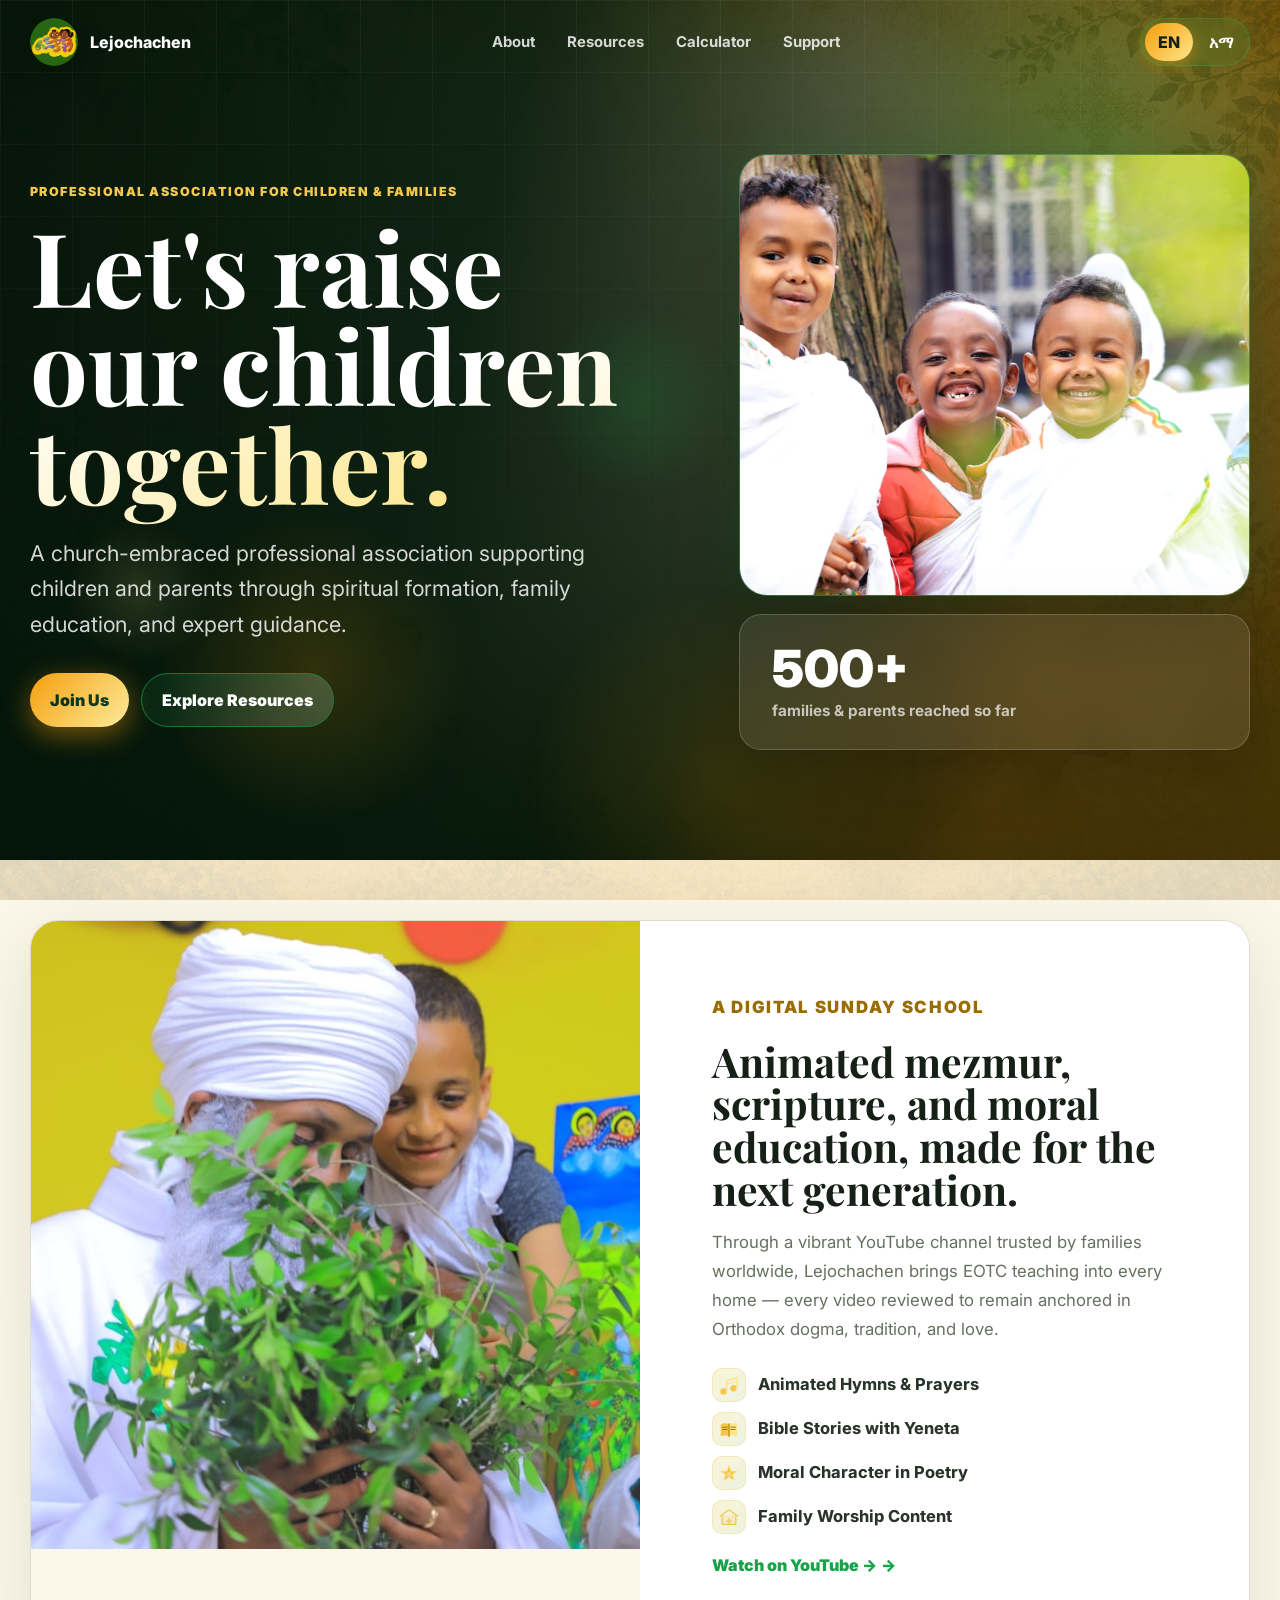
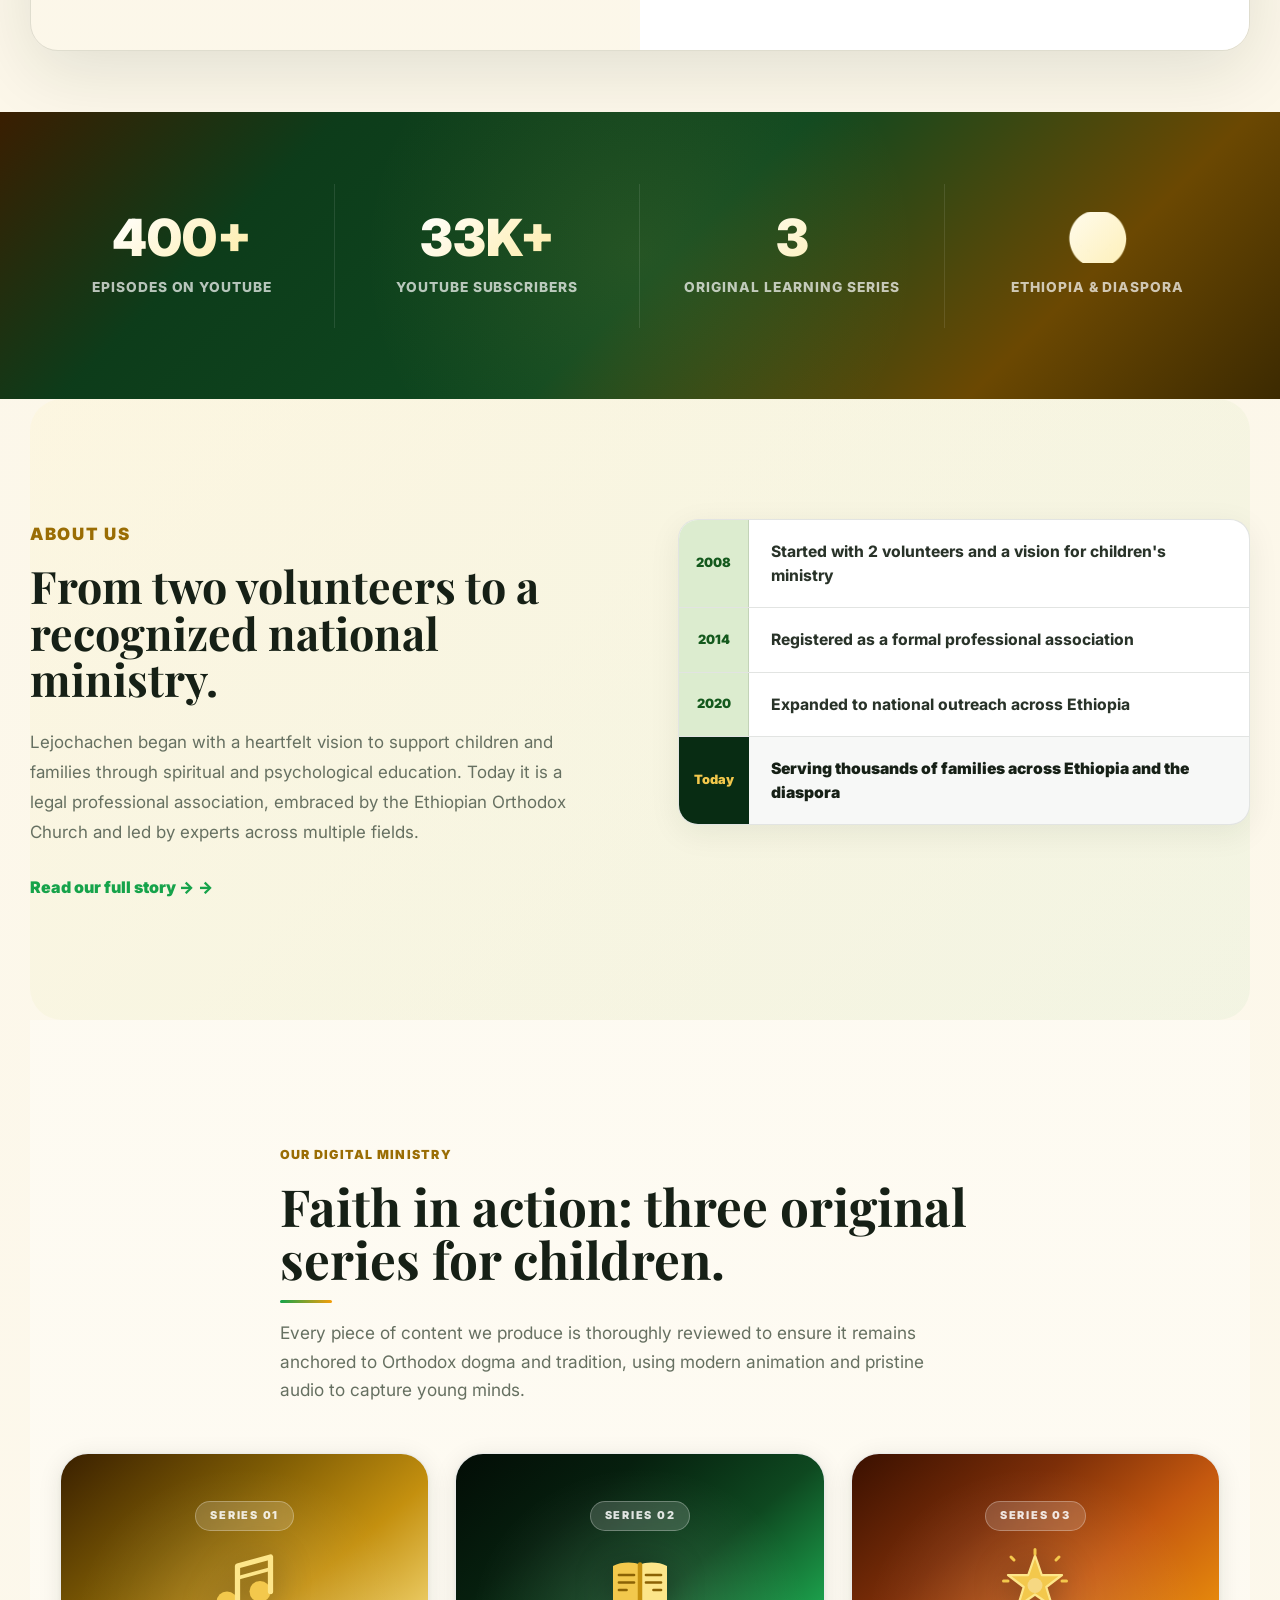
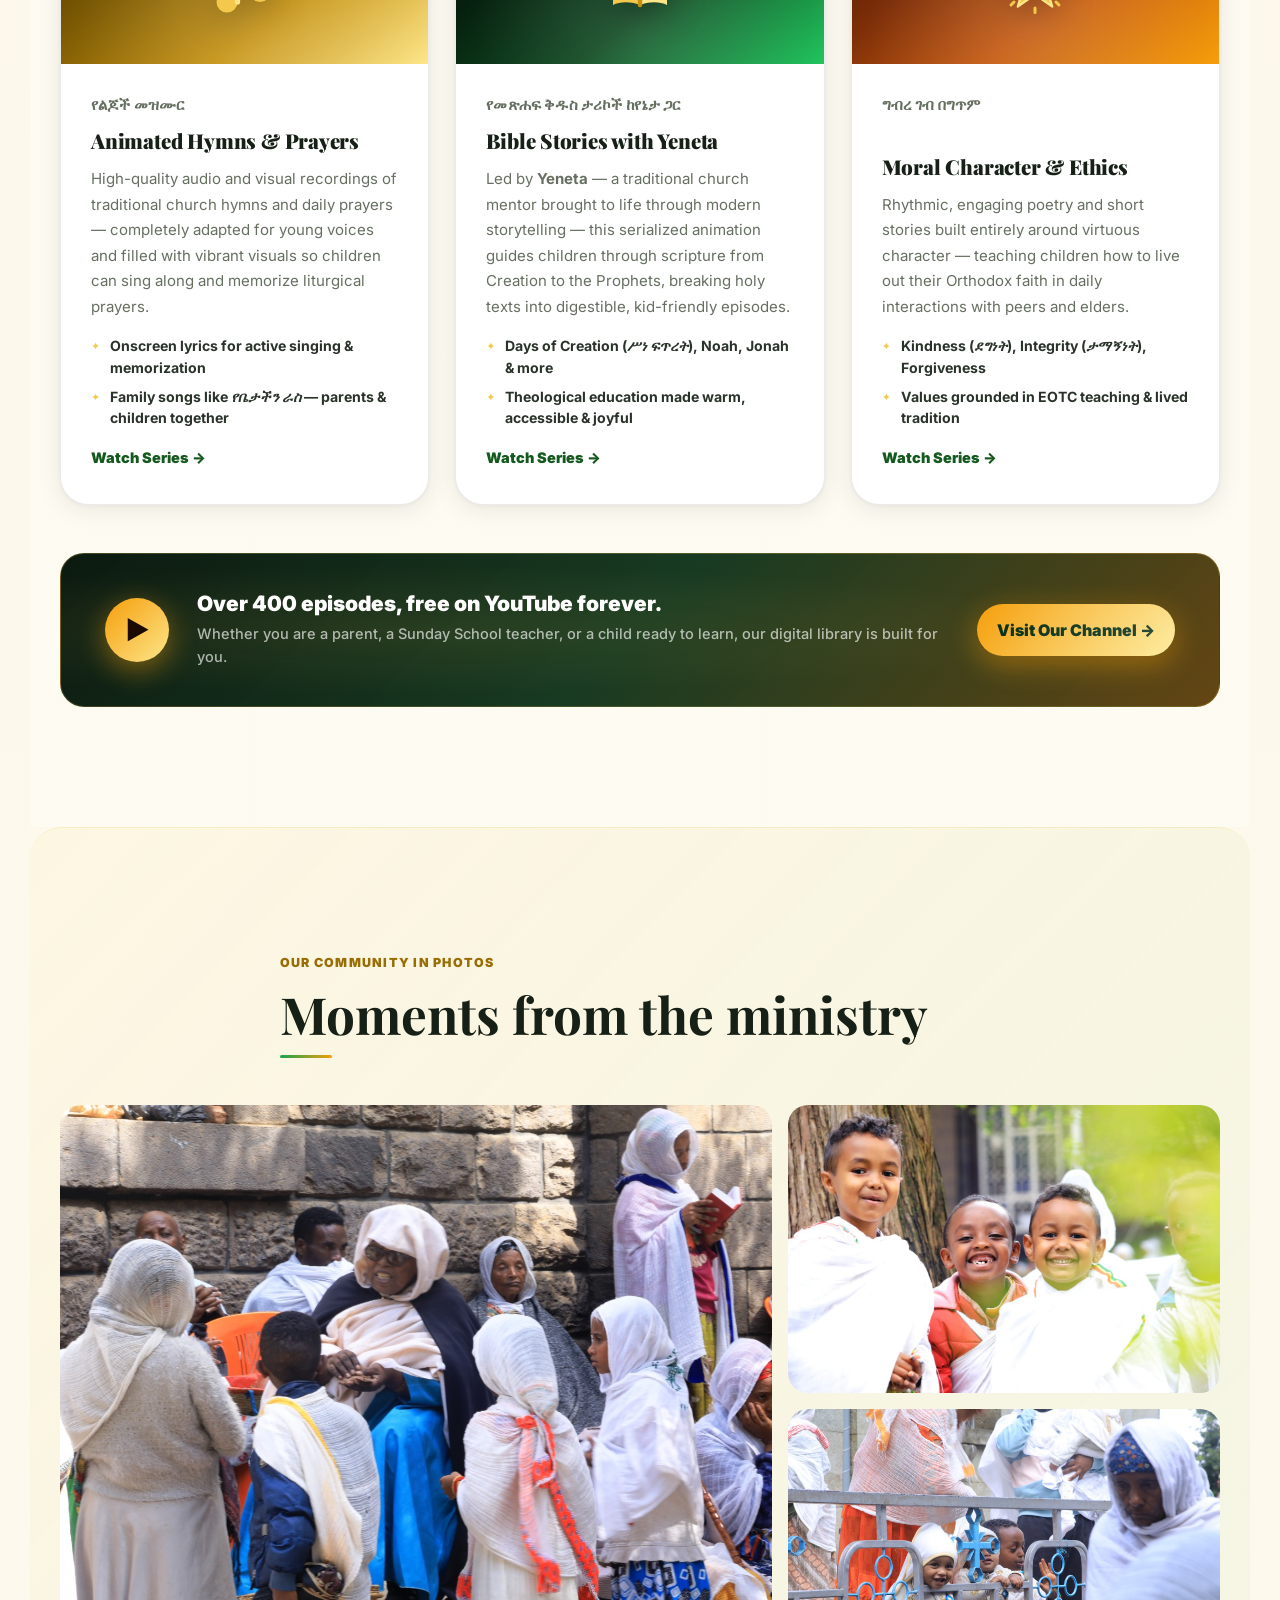
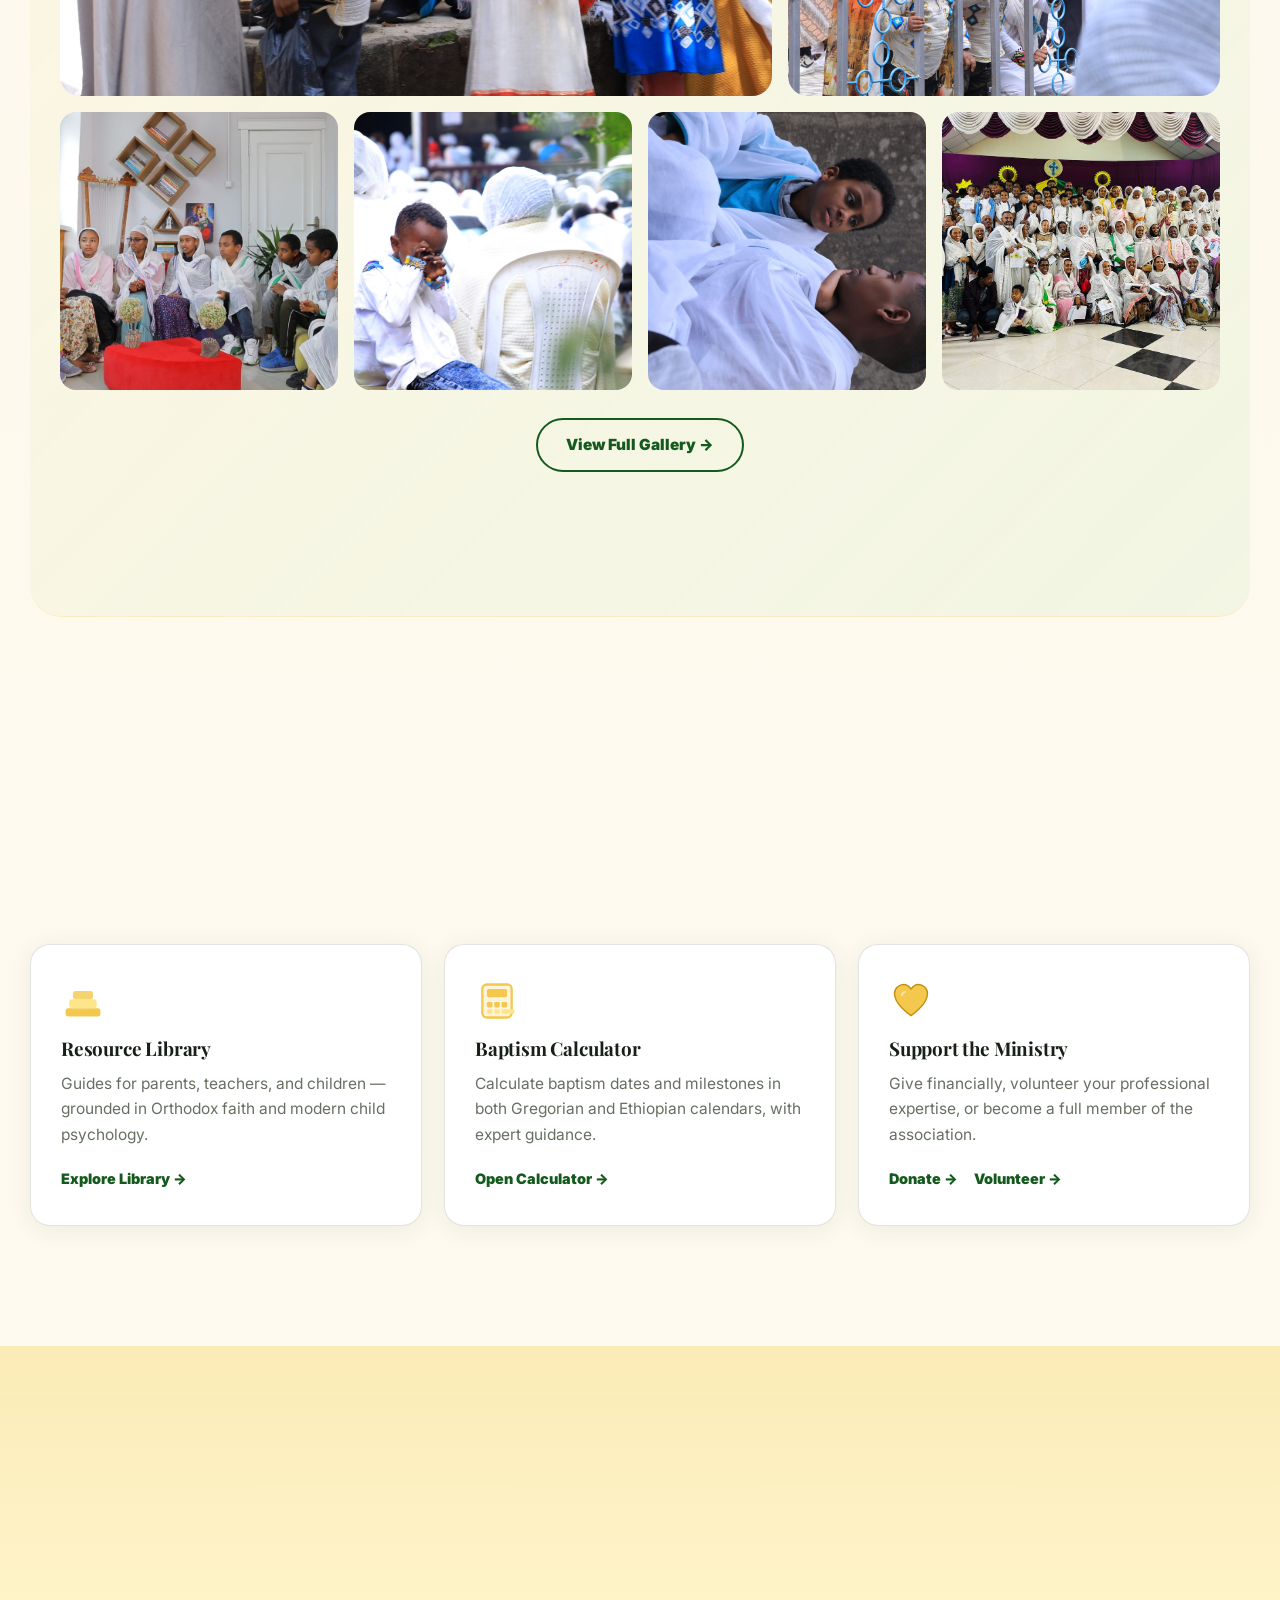
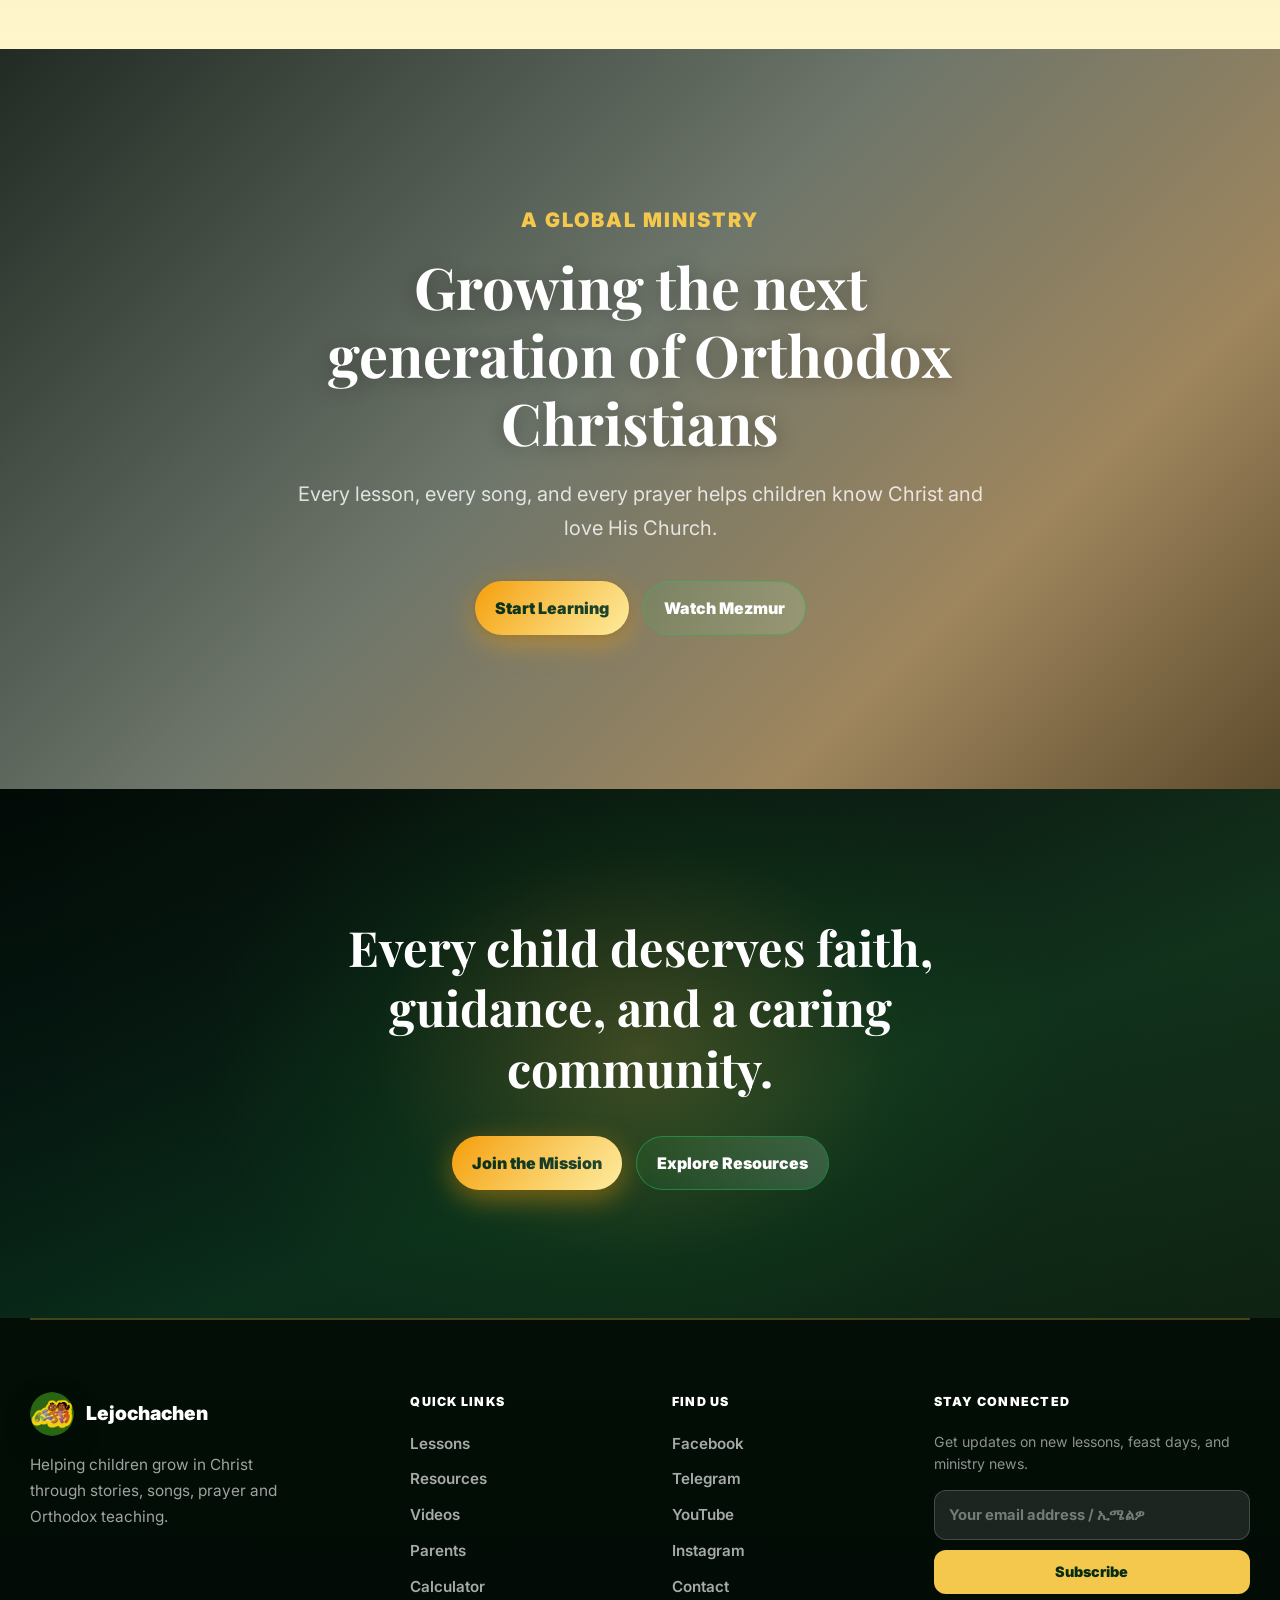
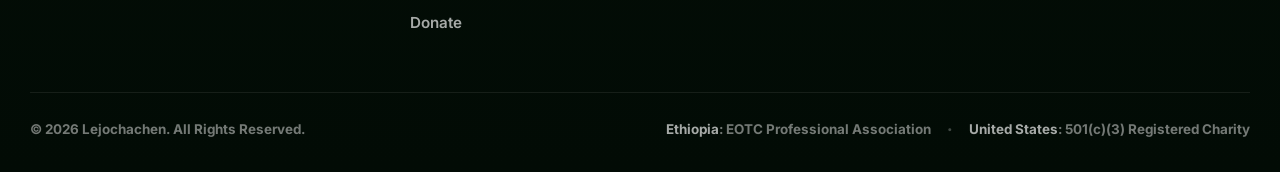
<file: index.html>
<!DOCTYPE html>
<html lang="en">
<head>
  <meta charset="UTF-8" />
  <meta name="viewport" content="width=device-width, initial-scale=1.0" />
  <title>Lejochachen | ልጆቻችን</title>
  <link rel="stylesheet" href="styles.css" />
  <link rel="stylesheet" href="visual.css" />
</head>
<body data-lang="en">
  <header class="site-shell" id="top">
    <nav class="nav" aria-label="Primary navigation">
      <a class="brand" href="index.html">
        <img src="assets/logo.png" alt="Lejochachen logo">
        <span><span class="lang en">Lejochachen</span><span class="lang am">ልጆቻችን</span></span>
      </a>

      <div class="nav-links">
        <div class="nav-item">
          <a href="about.html"><span class="lang en">About</span><span class="lang am">ስለ እኛ</span></a>
          <div class="dropdown-menu">
            <a href="about.html#purpose"><span class="lang en">Our Purpose</span><span class="lang am">ዓላማችን</span></a>
            <a href="about.html#story"><span class="lang en">Our Story & Leadership</span><span class="lang am">ታሪካችንና አመራር</span></a>
            <a href="about.html#recognition"><span class="lang en">Church Recognition</span><span class="lang am">የቤተ ክርስቲያን ዕውቅና</span></a>
            <a href="about.html#legal-entities"><span class="lang en">Legal Entities</span><span class="lang am">ሕጋዊ አካላት</span></a>
            <a href="about.html#leadership"><span class="lang en">Leadership</span><span class="lang am">አመራር</span></a>
          </div>
        </div>
        <div class="nav-item">
          <a href="resources.html"><span class="lang en">Resources</span><span class="lang am">ግብዓቶች</span></a>
          <div class="dropdown-menu">
            <a href="resources.html#youtube"><span class="lang en">YouTube Channel</span><span class="lang am">የዩቱብ ቻናል</span></a>
            <a href="parents.html"><span class="lang en">For Parents</span><span class="lang am">ለወላጆች</span></a>
            <a href="children.html"><span class="lang en">For Children</span><span class="lang am">ለልጆች</span></a>
          </div>
        </div>
        <a href="baptism.html"><span class="lang en">Calculator</span><span class="lang am">ቀመር (ካልኩሌተር)</span></a>
        <div class="nav-item">
          <a href="support.html"><span class="lang en">Support</span><span class="lang am">ይደግፉን</span></a>
          <div class="dropdown-menu">
            <a href="support.html#why"><span class="lang en">Why Support Us</span><span class="lang am">ለምን ይደግፉናል</span></a>
            <a href="support.html#give"><span class="lang en">Give / Volunteer</span><span class="lang am">ይስጡ / ያገልግሉ</span></a>
            <a href="support.html#join"><span class="lang en">Become a Member</span><span class="lang am">አባል ይሁኑ</span></a>
            <a href="support.html#contact"><span class="lang en">Contact</span><span class="lang am">ያግኙን</span></a>
          </div>
        </div>
      </div>

      <div class="language-toggle" aria-label="Language selector">
        <button type="button" class="lang-btn active" data-set-lang="en">EN</button>
        <button type="button" class="lang-btn" data-set-lang="am">አማ</button>
      </div>
    </nav>

    <!-- HERO -->
    <section class="hero">
      <div class="hero-copy">
        <p class="eyebrow">
          <span class="lang en">Professional Association for Children &amp; Families</span>
          <span class="lang am">የሕፃናት እና ቤተሰብ ሙያዊ ማኅበር</span>
        </p>
        <h1>
          <span class="lang en">Let's raise our children together.</span>
          <span class="lang am">ልጆቻችንን አብረን እናሳድግ።</span>
        </h1>
        <p class="hero-lead">
          <span class="lang en">A church-embraced professional association supporting children and parents through spiritual formation, family education, and expert guidance.</span>
          <span class="lang am">በቤተ ክርስቲያን ዕውቅና እና ድጋፍ የተሰጠው፣ ሕፃናትን እና ወላጆችን በመንፈሳዊ ዕድገት፣ በቤተሰብ ትምህርት እና በባለሙያ መመሪያ የሚያግዝ ሙያዊ ማኅበር።</span>
        </p>
        <div class="hero-actions">
          <a class="btn primary" href="support.html#contact"><span class="lang en">Join Us</span><span class="lang am">ማኅበሩን ይቀላቀሉ</span></a>
          <a class="btn ghost" href="resources.html"><span class="lang en">Explore Resources</span><span class="lang am">ግብዓቶችን ይመርምሩ</span></a>
        </div>
      </div>

      <div class="hero-panel">
        <div class="hero-photo-card" data-gallery-card>
          <img src="assets/gallery/PHOTO-2026-06-06-01-28-52 2.jpg" alt="Children served by Lejochachen" data-gallery-img>
        </div>
        <div class="hero-stat-badge">
          <strong>500+</strong>
          <span>
            <span class="lang en">families &amp; parents reached so far</span>
            <span class="lang am">ቤተሰቦችና ወላጆች ተደርሷቸዋል</span>
          </span>
        </div>
      </div>
    </section>
  </header>

  <main>

    <!-- ① CHILDREN AT THE CENTER — split layout (white) -->
    <section class="children-split-section">
      <div class="children-split sr">
        <div class="children-split-img">
          <img src="assets/gallery/PHOTO-2026-06-06-01-28-53 2.jpg" alt="Children learning and worshipping together">
        </div>
        <div class="children-split-copy">
          <p class="eyebrow">
            <span class="lang en">A Digital Sunday School</span>
            <span class="lang am">ዲጂታል ሰንበት ትምህርት ቤት</span>
          </p>
          <h2>
            <span class="lang en">Animated mezmur, scripture, and moral education, made for the next generation.</span>
            <span class="lang am">ለቀጣዩ ትውልድ የተሰራ — የልጆች መዝሙር፣ የቅዱሳት መጻሕፍት ታሪኮች እና ሥነ-ምግባር ትምህርት።</span>
          </h2>
          <p>
            <span class="lang en">Through a vibrant YouTube channel trusted by families worldwide, Lejochachen brings EOTC teaching into every home — every video reviewed to remain anchored in Orthodox dogma, tradition, and love.</span>
            <span class="lang am">በዓለም ዙሪያ ቤተሰቦች የሚያምኑበት ዩቲዩብ ቻናል አማካኝነት ልጆቻችን የኢኦተቤ ትምህርትን ወደ ሁሉም ቤት ያደርሳል — ሁሉም ቪዲዮ ከኦርቶዶክስ ዶግማና ትውፊት ጋር የሚስማማ መሆኑ የሚረጋገጥ ነው።</span>
          </p>
          <ul class="check-list">
            <li>
              <span class="check-icon">
                <svg viewBox="0 0 48 48" fill="none" xmlns="http://www.w3.org/2000/svg">
                  <circle cx="12" cy="38" r="7" fill="#f3c84c"/>
                  <circle cx="34" cy="31" r="7" fill="#f3c84c"/>
                  <path d="M19 38V14L41 8V31" stroke="#fde68a" stroke-width="3.5" stroke-linecap="round" stroke-linejoin="round"/>
                  <path d="M19 22L41 16" stroke="#fde68a" stroke-width="2.5" stroke-linecap="round"/>
                </svg>
              </span>
              <span><span class="lang en">Animated Hymns &amp; Prayers</span><span class="lang am">የልጆች መዝሙር</span></span>
            </li>
            <li>
              <span class="check-icon">
                <svg viewBox="0 0 48 48" fill="none" xmlns="http://www.w3.org/2000/svg">
                  <path d="M24 13C20 11 11 11 6 14V40C11 37 20 38 24 40Z" fill="#f3c84c"/>
                  <path d="M24 13C28 11 37 11 42 14V40C37 37 28 38 24 40Z" fill="#fde68a"/>
                  <path d="M24 40V13" stroke="#c4900f" stroke-width="3" stroke-linecap="round"/>
                  <path d="M10 20H20M10 25H20" stroke="#8b6204" stroke-width="1.8" stroke-linecap="round"/>
                  <path d="M28 20H38M28 25H38" stroke="#8b6204" stroke-width="1.8" stroke-linecap="round"/>
                </svg>
              </span>
              <span><span class="lang en">Bible Stories with Yeneta</span><span class="lang am">የመጽሐፍ ቅዱስ ታሪኮች ከየኔታ ጋር</span></span>
            </li>
            <li>
              <span class="check-icon">
                <svg viewBox="0 0 48 48" fill="none" xmlns="http://www.w3.org/2000/svg">
                  <path d="M24 7L28.5 20H42L31.5 28L35.5 41L24 33L12.5 41L16.5 28L6 20H19.5L24 7Z" fill="#f3c84c" stroke="#fde68a" stroke-width="1.5" stroke-linejoin="round"/>
                  <circle cx="24" cy="27" r="5" fill="rgba(255,255,255,0.30)"/>
                </svg>
              </span>
              <span><span class="lang en">Moral Character in Poetry</span><span class="lang am">ግብረ ገብ በግጥም</span></span>
            </li>
            <li>
              <span class="check-icon">
                <svg viewBox="0 0 48 48" fill="none" xmlns="http://www.w3.org/2000/svg">
                  <path d="M5 22L24 8L43 22" stroke="#f3c84c" stroke-width="2.5" stroke-linecap="round" stroke-linejoin="round"/>
                  <path d="M9 20V40H39V20" fill="rgba(243,200,76,0.18)" stroke="#f3c84c" stroke-width="2.5" stroke-linejoin="round"/>
                  <path d="M24 28V38M19 33H29" stroke="#f3c84c" stroke-width="2.5" stroke-linecap="round"/>
                </svg>
              </span>
              <span><span class="lang en">Family Worship Content</span><span class="lang am">የቤተሰብ አምልኮ ይዘት</span></span>
            </li>
          </ul>
          <a class="text-link" href="resources.html#youtube">
            <span class="lang en">Watch on YouTube →</span>
            <span class="lang am">በዩቲዩብ ይመልከቱ →</span>
          </a>
        </div>
      </div>
    </section>

    <!-- ② REACH BAND — real YouTube numbers -->
    <div class="impact-band">
      <div class="impact-band-inner sr-stagger">
        <div class="impact-stat sr">
          <strong>400+</strong>
          <span><span class="lang en">Episodes on YouTube</span><span class="lang am">ቪዲዮዎች በዩቲዩብ</span></span>
        </div>
        <div class="impact-stat sr">
          <strong>33K+</strong>
          <span><span class="lang en">YouTube Subscribers</span><span class="lang am">የዩቲዩብ ደንበኞች</span></span>
        </div>
        <div class="impact-stat sr">
          <strong>3</strong>
          <span><span class="lang en">Original Learning Series</span><span class="lang am">ዋና ዋና የትምህርት ተከታታይ ቪዲዮዎች</span></span>
        </div>
        <div class="impact-stat sr">
          <strong>🌍</strong>
          <span><span class="lang en">Ethiopia &amp; Diaspora</span><span class="lang am">ኢትዮጵያ እና ዲያስፖራ</span></span>
        </div>
      </div>
    </div>

    <!-- ③ ABOUT + TIMELINE — white -->
    <section class="section about-section" id="about">
      <div class="about-timeline-grid">
        <div class="about-story-col sr sr--left">
          <p class="eyebrow">
            <span class="lang en">About Us</span>
            <span class="lang am">ስለ እኛ</span>
          </p>
          <h2>
            <span class="lang en">From two volunteers to a recognized national ministry.</span>
            <span class="lang am">ከሁለት በጎ ፈቃደኞች እስከ ዕውቅና ያገኘ አገራዊ አገልግሎት።</span>
          </h2>
          <p>
            <span class="lang en">Lejochachen began with a heartfelt vision to support children and families through spiritual and psychological education. Today it is a legal professional association, embraced by the Ethiopian Orthodox Church and led by experts across multiple fields.</span>
            <span class="lang am">ልጆቻችን አገልግሎቱን የጀመረው ሕፃናትን እና ቤተሰቦችን በመንፈሳዊ እና ስነ-ልቦናዊ ትምህርት ለማገልገል በፈለጉ ሁለት በጎ ፈቃደኞች ነበር። ዛሬ ያ ራዕይ አድጎ ሕጋዊ ሙያዊ ማኅበር ለመሆን በቅቷል።</span>
          </p>
          <a class="text-link" href="about.html">
            <span class="lang en">Read our full story →</span>
            <span class="lang am">ሙሉ ታሪካችንን ያንብቡ →</span>
          </a>
        </div>

        <div class="sr sr--right">
          <ol class="ministry-timeline">
            <li class="timeline-item">
              <span class="timeline-year">2008</span>
              <span class="timeline-event">
                <span class="lang en">Started with 2 volunteers and a vision for children's ministry</span>
                <span class="lang am">ለሕፃናት አገልግሎት በ2 በጎ ፈቃደኞች ተጀመረ</span>
              </span>
            </li>
            <li class="timeline-item">
              <span class="timeline-year">2014</span>
              <span class="timeline-event">
                <span class="lang en">Registered as a formal professional association</span>
                <span class="lang am">ሕጋዊ ሙያዊ ማኅበር ሆኖ ተመዘገበ</span>
              </span>
            </li>
            <li class="timeline-item">
              <span class="timeline-year">2020</span>
              <span class="timeline-event">
                <span class="lang en">Expanded to national outreach across Ethiopia</span>
                <span class="lang am">አገር አቀፍ ተደራሽነት ተስፋፋ</span>
              </span>
            </li>
            <li class="timeline-item timeline-today">
              <span class="timeline-year">Today</span>
              <span class="timeline-event">
                <span class="lang en">Serving thousands of families across Ethiopia and the diaspora</span>
                <span class="lang am">በኢትዮጵያ እና በዲያስፖራ ሺዎች ቤተሰቦችን ያገለግላል</span>
              </span>
            </li>
          </ol>
        </div>
      </div>
    </section>

    <!-- ④ DIGITAL MINISTRY — 3 YouTube series showcase -->
    <section class="section digital-ministry-section">
      <div class="section-heading compact sr" style="width:min(1400px,calc(100% - 60px));margin-left:auto;margin-right:auto;">
        <p class="eyebrow">
          <span class="lang en">Our Digital Ministry</span>
          <span class="lang am">የእኛ የዲጂታል አገልግሎት</span>
        </p>
        <h2>
          <span class="lang en">Faith in action: three original series for children.</span>
          <span class="lang am">እምነት በተግባር — ለሕፃናት ሦስት ዋና ዋና ተከታታይ ቪዲዮዎች።</span>
        </h2>
        <p class="section-lead">
          <span class="lang en">Every piece of content we produce is thoroughly reviewed to ensure it remains anchored to Orthodox dogma and tradition, using modern animation and pristine audio to capture young minds.</span>
          <span class="lang am">የምናዘጋጀው እያንዳንዱ ይዘት የቤተክርስቲያንን ዶግማ፣ ቀኖና እና ትውፊት የጠበቀ መሆኑ በሊቃውንት የሚረጋገጥ ሲሆን፣ ዘመናዊ አኒሜሽን እና ድምፅ ቴክኖሎጂዎችን እንጠቀማለን።</span>
        </p>
      </div>

      <div class="series-grid sr-stagger">

        <!-- Series 1: Animated Hymns -->
        <article class="series-card">
          <div class="series-card-header series-header--gold">
            <span class="series-badge"><span class="lang en">Series 01</span><span class="lang am">ተከታታይ 01</span></span>
            <svg class="series-main-emoji" viewBox="0 0 48 48" fill="none" xmlns="http://www.w3.org/2000/svg">
              <circle cx="12" cy="38" r="7" fill="#f3c84c"/>
              <circle cx="34" cy="31" r="7" fill="#f3c84c"/>
              <path d="M19 38V14L41 8V31" stroke="#fde68a" stroke-width="3.5" stroke-linecap="round" stroke-linejoin="round"/>
              <path d="M19 22L41 16" stroke="#fde68a" stroke-width="2.5" stroke-linecap="round"/>
            </svg>
            <div class="series-header-glow"></div>
          </div>
          <div class="series-card-body">
            <p class="series-am-title">የልጆች መዝሙር</p>
            <h3><span class="lang en">Animated Hymns &amp; Prayers</span><span class="lang am">የልጆች መዝሙሮች እና ጸሎታት</span></h3>
            <p>
              <span class="lang en">High-quality audio and visual recordings of traditional church hymns and daily prayers — completely adapted for young voices and filled with vibrant visuals so children can sing along and memorize liturgical prayers.</span>
              <span class="lang am">ባሕላዊ የቤተክርስቲያን መዝሙራትን እና የዘወትር ጸሎታትን ለሕፃናት ድምፅ በሚስማማ መልኩ በከፍተኛ ጥራት እናዘጋጃለን — ሕፃናት አብረው እንዲዘምሩ ደማቅ ምስሎችና ጽሑፎች ያካትቱ ናቸው።</span>
            </p>
            <ul class="series-feature-list">
              <li><span class="lang en">Onscreen lyrics for active singing &amp; memorization</span><span class="lang am">ሕፃናት አብረው ዘምረው ሊያጠኑ የሚያስችሉ ጽሑፎች</span></li>
              <li><span class="lang en">Family songs like <em>የቤታችን ራስ</em> — parents &amp; children together</span><span class="lang am">እንደ "የቤታችን ራስ" ወላጆችና ልጆች አብረው የሚዘምሩ</span></li>
            </ul>
            <a class="series-watch-btn" href="resources.html#youtube">
              <span class="lang en">Watch Series →</span>
              <span class="lang am">ቪዲዮዎችን ይመልከቱ →</span>
            </a>
          </div>
        </article>

        <!-- Series 2: Bible Stories with Yeneta -->
        <article class="series-card">
          <div class="series-card-header series-header--green">
            <span class="series-badge"><span class="lang en">Series 02</span><span class="lang am">ተከታታይ 02</span></span>
            <svg class="series-main-emoji" viewBox="0 0 48 48" fill="none" xmlns="http://www.w3.org/2000/svg">
              <path d="M24 13C20 11 11 11 6 14V40C11 37 20 38 24 40Z" fill="#f3c84c"/>
              <path d="M24 13C28 11 37 11 42 14V40C37 37 28 38 24 40Z" fill="#fde68a"/>
              <path d="M24 40V13" stroke="#c4900f" stroke-width="3" stroke-linecap="round"/>
              <path d="M10 20H20M10 25H20M10 30H15" stroke="#8b6204" stroke-width="1.8" stroke-linecap="round"/>
              <path d="M28 20H38M28 25H38M33 30H38" stroke="#8b6204" stroke-width="1.8" stroke-linecap="round"/>
            </svg>
            <div class="series-header-glow"></div>
          </div>
          <div class="series-card-body">
            <p class="series-am-title">የመጽሐፍ ቅዱስ ታሪኮች ከየኔታ ጋር</p>
            <h3><span class="lang en">Bible Stories with Yeneta</span><span class="lang am">ከየኔታ ጋር</span></h3>
            <p>
              <span class="lang en">Led by <strong>Yeneta</strong> — a traditional church mentor brought to life through modern storytelling — this serialized animation guides children through scripture from Creation to the Prophets, breaking holy texts into digestible, kid-friendly episodes.</span>
              <span class="lang am">ባሕላዊ የቤተክርስቲያን መምህር <strong>የኔታ</strong> አኒሜሽን ሆኖ ሕፃናትን ስለ ፍጥረት፣ ስለ ዮናስ፣ ስለ ኖኅ — ከስነ-ፍጥረት እስከ ነቢያት — ታሪኮች ክፍል ክፍል ቀላል ባለ ቋንቋ ያስረዳቸዋል።</span>
            </p>
            <ul class="series-feature-list">
              <li><span class="lang en">Days of Creation (<em>ሥነ ፍጥረት</em>), Noah, Jonah &amp; more</span><span class="lang am">ስለ ፍጥረት፣ ስለ ኖኅ፣ ስለ ዮናስ እና ሌሎች</span></li>
              <li><span class="lang en">Theological education made warm, accessible &amp; joyful</span><span class="lang am">ከባድ ትምህርት ቀልብ የሚስብ ቀለል ያለ አቀራረብ</span></li>
            </ul>
            <a class="series-watch-btn" href="resources.html#youtube">
              <span class="lang en">Watch Series →</span>
              <span class="lang am">ቪዲዮዎችን ይመልከቱ →</span>
            </a>
          </div>
        </article>

        <!-- Series 3: Moral Character -->
        <article class="series-card">
          <div class="series-card-header series-header--amber">
            <span class="series-badge"><span class="lang en">Series 03</span><span class="lang am">ተከታታይ 03</span></span>
            <svg class="series-main-emoji" viewBox="0 0 48 48" fill="none" xmlns="http://www.w3.org/2000/svg">
              <path d="M24 7L28.5 20H42L31.5 28L35.5 41L24 33L12.5 41L16.5 28L6 20H19.5L24 7Z" fill="#f3c84c" stroke="#fde68a" stroke-width="1.5" stroke-linejoin="round"/>
              <circle cx="24" cy="27" r="5" fill="rgba(255,255,255,0.30)"/>
              <path d="M24 3V6M40 8L38 10M45 24H42M40 40L38 38M24 45V42M8 40L10 38M3 24H6M8 8L10 10" stroke="#f3c84c" stroke-width="2" stroke-linecap="round"/>
            </svg>
            <div class="series-header-glow"></div>
          </div>
          <div class="series-card-body">
            <p class="series-am-title">ግብረ ገብ በግጥም</p>
            <h3><span class="lang en">Moral Character &amp; Ethics</span><span class="lang am">ሥነ-ምግባር ትምህርት</span></h3>
            <p>
              <span class="lang en">Rhythmic, engaging poetry and short stories built entirely around virtuous character — teaching children how to live out their Orthodox faith in daily interactions with peers and elders.</span>
              <span class="lang am">ሕፃናት የኦርቶዶክስ እምነታቸውን ከእኩዮቻቸውና ከሽማግሌዎች ጋር ባሏቸው ዘወትር ግንኙነቶች ውስጥ እንዴት ሊኖሩ እንደሚገባቸው ዜማ ያለው ግጥምና አጫጭር ታሪኮችን ያቀርባል።</span>
            </p>
            <ul class="series-feature-list">
              <li><span class="lang en">Kindness (<em>ደግነት</em>), Integrity (<em>ታማኝነት</em>), Forgiveness</span><span class="lang am">ደግነት፣ ታማኝነት፣ ይቅርታ እና ሌሎች ዕሴቶች</span></li>
              <li><span class="lang en">Values grounded in EOTC teaching &amp; lived tradition</span><span class="lang am">ሁሉም ዕሴቶች ከኢኦተቤ ትምህርትና ትውፊት ላይ ያረፉ</span></li>
            </ul>
            <a class="series-watch-btn" href="resources.html#youtube">
              <span class="lang en">Watch Series →</span>
              <span class="lang am">ቪዲዮዎችን ይመልከቱ →</span>
            </a>
          </div>
        </article>

      </div>

      <!-- YouTube CTA strip -->
      <div class="digital-youtube-cta sr">
        <div class="digital-youtube-cta-inner">
          <span class="digital-yt-icon">▶</span>
          <div>
            <p class="digital-yt-headline">
              <span class="lang en">Over 400 episodes, free on YouTube forever.</span>
              <span class="lang am">ከ400 በላይ ቪዲዮዎች — ሁልጊዜ በዩቲዩብ ይገኛሉ።</span>
            </p>
            <p class="digital-yt-sub">
              <span class="lang en">Whether you are a parent, a Sunday School teacher, or a child ready to learn, our digital library is built for you.</span>
              <span class="lang am">ወላጅ፣ የሰንበት ትምህርት ቤት መምህር ወይም ሊማር ዝግጁ ሕፃን ከሆኑ — የዲጂታል ቤተ-መጻሕፍታችን ለእርስዎ ተዘጋጅቷል።</span>
            </p>
          </div>
          <a class="btn primary" href="resources.html#youtube">
            <span class="lang en">Visit Our Channel →</span>
            <span class="lang am">ቻናሉን ይጎብኙ →</span>
          </a>
        </div>
      </div>
    </section>

    <!-- ⑤ GALLERY — photo hierarchy: 1 large + 2 medium + 4 small -->
    <section class="section gallery-section" id="gallery">
      <div class="section-heading compact sr" style="width:min(1400px,calc(100% - 60px));margin-left:auto;margin-right:auto;">
        <p class="eyebrow">
          <span class="lang en">Our Community in Photos</span>
          <span class="lang am">ማኅበረሰባችን በፎቶ</span>
        </p>
        <h2>
          <span class="lang en">Moments from the ministry</span>
          <span class="lang am">ከአገልግሎቱ ቅጽበቶች</span>
        </h2>
      </div>

      <div class="photo-hierarchy sr">
        <div class="ph-featured">
          <img src="assets/gallery/PHOTO-2026-06-06-01-44-07.jpg" alt="Children gathered in worship and learning">
        </div>

        <div class="ph-medium-stack">
          <div>
            <img src="assets/gallery/PHOTO-2026-06-06-01-28-52 2.jpg" alt="Children and families at a ministry event">
          </div>
          <div>
            <img src="assets/gallery/PHOTO-2026-06-06-01-44-08.jpg" alt="Ministry activity with young children">
          </div>
        </div>

        <div class="ph-small-row">
          <div>
            <img src="assets/gallery/PHOTO-2026-06-06-01-28-53.jpg" alt="Children learning together">
          </div>
          <div>
            <img src="assets/gallery/PHOTO-2026-06-06-01-44-09.jpg" alt="Children in prayer">
          </div>
          <div>
            <img src="assets/gallery/PHOTO-2026-06-06-01-30-33.jpg" alt="Ministry gathering">
          </div>
          <div>
            <img src="assets/gallery/PHOTO-2026-06-06-01-35-59.jpg" alt="Children celebrating a feast day">
          </div>
        </div>

        <div class="ph-view-all-row">
          <a class="ph-view-all" href="about.html#gallery">
            <span class="lang en">View Full Gallery →</span>
            <span class="lang am">ሙሉ ፎቶዎችን ይመልከቱ →</span>
          </a>
        </div>
      </div>
    </section>

    <!-- ⑤ RESOURCES — white, cards with strong CTAs -->
    <section class="section resources-section" id="work">
      <div class="section-heading compact sr">
        <p class="eyebrow">
          <span class="lang en">Our Resources</span>
          <span class="lang am">ግብዓቶቻችን</span>
        </p>
        <h2>
          <span class="lang en">Everything your family needs to grow in faith.</span>
          <span class="lang am">ቤተሰብዎ በሃይማኖት ለማደግ የሚፈልጉት ሁሉ።</span>
        </h2>
      </div>
      <div class="resource-cta-grid sr-stagger">
        <a class="resource-cta-card" href="resources.html">
          <span class="resource-cta-icon">
            <svg viewBox="0 0 48 48" fill="none" xmlns="http://www.w3.org/2000/svg">
              <rect x="5" y="32" width="38" height="9" rx="3" fill="#f3c84c"/>
              <rect x="9" y="22" width="30" height="10" rx="3" fill="#fde68a"/>
              <rect x="13" y="13" width="22" height="9" rx="3" fill="rgba(243,200,76,0.80)"/>
            </svg>
          </span>
          <h3>
            <span class="lang en">Resource Library</span>
            <span class="lang am">የግብዓት ቤተ መጻሕፍት</span>
          </h3>
          <p>
            <span class="lang en">Guides for parents, teachers, and children — grounded in Orthodox faith and modern child psychology.</span>
            <span class="lang am">ለወላጆች፣ ለመምህራን እና ለሕፃናት — ኦርቶዶክሳዊ እምነትና ዘመናዊ ሳይኮሎጂን መሠረት ያደረጉ መመሪያዎች።</span>
          </p>
          <span class="resource-cta-arrow">
            <span class="lang en">Explore Library →</span>
            <span class="lang am">ቤተ መጻሕፍቱን ይሰናዱ →</span>
          </span>
        </a>

        <a class="resource-cta-card" href="baptism.html">
          <span class="resource-cta-icon">
            <svg viewBox="0 0 48 48" fill="none" xmlns="http://www.w3.org/2000/svg">
              <rect x="8" y="6" width="32" height="36" rx="5" fill="rgba(243,200,76,0.2)" stroke="#f3c84c" stroke-width="2.5"/>
              <rect x="13" y="11" width="22" height="9" rx="2" fill="#f3c84c"/>
              <rect x="13" y="25" width="6" height="6" rx="1.5" fill="#f3c84c"/>
              <rect x="21" y="25" width="6" height="6" rx="1.5" fill="#f3c84c"/>
              <rect x="29" y="25" width="6" height="6" rx="1.5" fill="#f3c84c"/>
              <rect x="13" y="33" width="6" height="5" rx="1.5" fill="#fde68a"/>
              <rect x="21" y="33" width="6" height="5" rx="1.5" fill="#fde68a"/>
              <rect x="29" y="33" width="14" height="5" rx="1.5" fill="#fde68a"/>
            </svg>
          </span>
          <h3>
            <span class="lang en">Baptism Calculator</span>
            <span class="lang am">የጥምቀት ቀመር</span>
          </h3>
          <p>
            <span class="lang en">Calculate baptism dates and milestones in both Gregorian and Ethiopian calendars, with expert guidance.</span>
            <span class="lang am">የጥምቀት ቀናትን በጎርጎርዮሳውያን እና በኢትዮጵያ ዘመን አቆጣጠር ያሰሉ።</span>
          </p>
          <span class="resource-cta-arrow">
            <span class="lang en">Open Calculator →</span>
            <span class="lang am">ቀመሩን ይክፈቱ →</span>
          </span>
        </a>

        <div class="resource-cta-card">
          <span class="resource-cta-icon">
            <svg viewBox="0 0 48 48" fill="none" xmlns="http://www.w3.org/2000/svg">
              <path d="M24 40C24 40 6 28 6 16C6 10 11 6 16 6C19 6 22 8 24 11C26 8 29 6 32 6C37 6 42 10 42 16C42 28 24 40 24 40Z" fill="#f3c84c" stroke="#c4900f" stroke-width="1.5" stroke-linejoin="round"/>
              <path d="M14 18C14 16 16 14 18 14" stroke="rgba(255,255,255,0.5)" stroke-width="2" stroke-linecap="round"/>
            </svg>
          </span>
          <h3>
            <span class="lang en">Support the Ministry</span>
            <span class="lang am">አገልግሎቱን ይደግፉ</span>
          </h3>
          <p>
            <span class="lang en">Give financially, volunteer your professional expertise, or become a full member of the association.</span>
            <span class="lang am">በገንዘብ ይደግፉ፣ በሙያዎ ያገልግሉ፣ ወይም ሙሉ አባል ይሁኑ።</span>
          </p>
          <div class="resource-cta-actions">
            <a href="support.html#give">
              <span class="lang en">Donate →</span>
              <span class="lang am">ይስጡ →</span>
            </a>
            <a href="support.html#join">
              <span class="lang en">Volunteer →</span>
              <span class="lang am">ያገልግሉ →</span>
            </a>
          </div>
        </div>
      </div>
    </section>

    <!-- ⑤ VERSE BREAK — cream, compact -->
    <div class="verse-break">
      <div class="verse-break-inner sr sr--scale">
        <span class="verse-label">
          <span class="lang en">Proverbs 22:6</span>
          <span class="lang am">ምሳሌ 22:6</span>
        </span>
        <blockquote>
          <span class="lang en">"Train up a child in the way he should go, and when he is old he will not depart from it."</span>
          <span class="lang am">"ሕፃንን በሚሄድበት መንገድ ምራው፥ በሸመገለም ጊዜ ከእርሱ ፈቀቅ አይልም።"</span>
        </blockquote>
      </div>
    </div>

    <!-- ⑦ CHILDREN AROUND THE WORLD — full-width branded section -->
    <section class="children-world-section">
      <div class="children-world-inner">
        <p class="eyebrow">
          <span class="lang en">A Global Ministry</span>
          <span class="lang am">አለምአቀፍ አገልግሎት</span>
        </p>
        <h2>
          <span class="lang en">Growing the next generation of Orthodox Christians</span>
          <span class="lang am">የሚቀጥለውን የኦርቶዶክስ ክርስቲያን ትውልድ እያሳደግን ነው</span>
        </h2>
        <p>
          <span class="lang en">Every lesson, every song, and every prayer helps children know Christ and love His Church.</span>
          <span class="lang am">እያንዳንዱ ትምህርት፣ እያንዳንዱ መዝሙር እና እያንዳንዱ ጸሎት ሕፃናት ክርስቶስን እንዲያውቁ እና ቤተ ክርስቲያናቸውን እንዲወዱ ይረዳቸዋል።</span>
        </p>
        <div class="children-world-actions">
          <a class="btn primary" href="children.html">
            <span class="lang en">Start Learning</span>
            <span class="lang am">ትምህርት ይጀምሩ</span>
          </a>
          <a class="btn ghost" href="resources.html#youtube">
            <span class="lang en">Watch Mezmur</span>
            <span class="lang am">መዝሙር ይመልከቱ</span>
          </a>
        </div>
      </div>
    </section>

    <!-- ⑥ FINAL CTA — dark, emotional -->
    <section class="final-cta">
      <div class="final-cta-inner sr sr--scale">
        <h2>
          <span class="lang en">Every child deserves faith, guidance, and a caring community.</span>
          <span class="lang am">ሁሉም ሕፃን የሃይማኖት፣ የእንክብካቤ እና የሚደግፍ ማኅበረሰብ ይገባዋል።</span>
        </h2>
        <div class="final-cta-actions">
          <a class="btn primary" href="support.html#contact">
            <span class="lang en">Join the Mission</span>
            <span class="lang am">ተቀላቀሉ</span>
          </a>
          <a class="btn ghost" href="resources.html">
            <span class="lang en">Explore Resources</span>
            <span class="lang am">ግብዓቶችን ይሰናዱ</span>
          </a>
        </div>
      </div>
    </section>

  </main>

  <footer class="site-footer">
    <div class="footer-inner">
      <div class="footer-brand-col">
        <a class="brand" href="index.html">
          <img src="assets/logo.png" alt="Lejochachen logo">
          <span><span class="lang en">Lejochachen</span><span class="lang am">ልጆቻችን</span></span>
        </a>
        <p class="footer-tagline">
          <span class="lang en">Helping children grow in Christ through stories, songs, prayer and Orthodox teaching.</span>
          <span class="lang am">ሕፃናትን ታሪኮች፣ መዝሙሮች፣ ጸሎት እና ኦርቶዶክሳዊ ትምህርት በኩል ክርስቶስ ውስጥ እንዲያድጉ ማገዝ።</span>
        </p>
      </div>

      <nav class="footer-col" aria-label="Quick links">
        <h4><span class="lang en">Quick Links</span><span class="lang am">ፈጣን አገናኞች</span></h4>
        <ul>
          <li><a href="children.html"><span class="lang en">Lessons</span><span class="lang am">ትምህርቶች</span></a></li>
          <li><a href="resources.html"><span class="lang en">Resources</span><span class="lang am">ግብዓቶች</span></a></li>
          <li><a href="resources.html#youtube"><span class="lang en">Videos</span><span class="lang am">ቪዲዮዎች</span></a></li>
          <li><a href="parents.html"><span class="lang en">Parents</span><span class="lang am">ወላጆች</span></a></li>
          <li><a href="baptism.html"><span class="lang en">Calculator</span><span class="lang am">ቀመር</span></a></li>
          <li><a href="support.html#give"><span class="lang en">Donate</span><span class="lang am">ይስጡ</span></a></li>
        </ul>
      </nav>

      <div class="footer-col">
        <h4><span class="lang en">Find Us</span><span class="lang am">ያግኙን</span></h4>
        <ul>
          <li><a href="#">Facebook</a></li>
          <li><a href="#">Telegram</a></li>
          <li><a href="resources.html#youtube">YouTube</a></li>
          <li><a href="#">Instagram</a></li>
          <li><a href="support.html#contact"><span class="lang en">Contact</span><span class="lang am">ያነጋግሩን</span></a></li>
        </ul>
      </div>

      <div class="footer-col">
        <h4><span class="lang en">Stay Connected</span><span class="lang am">ተገናኝተው ይቆዩ</span></h4>
        <p class="footer-newsletter-desc">
          <span class="lang en">Get updates on new lessons, feast days, and ministry news.</span>
          <span class="lang am">አዳዲስ ትምህርቶች፣ የቤተ ክርስቲያን በዓላት እና የአገልግሎት ዜናዎችን ያግኙ።</span>
        </p>
        <form class="footer-newsletter-form" onsubmit="return false;">
          <input type="email" placeholder="Your email address / ኢሜልዎ">
          <button type="submit">
            <span class="lang en">Subscribe</span>
            <span class="lang am">ተመዝገቡ</span>
          </button>
        </form>
      </div>
    </div>

    <div class="footer-bottom">
      <p><span class="lang en">© 2026 Lejochachen. All Rights Reserved.</span><span class="lang am">© 2026 ልጆቻችን። መብቱ በሕግ የተጠበቀ ነው።</span></p>
      <div class="footer-entity-row">
        <span class="footer-entity"><span class="lang en"><strong>Ethiopia</strong>: EOTC Professional Association</span><span class="lang am"><strong>ኢትዮጵያ</strong> — የኢኦተቤ ሙያዊ ማኅበር</span></span>
        <span class="footer-entity-sep">·</span>
        <span class="footer-entity"><span class="lang en"><strong>United States</strong>: 501(c)(3) Registered Charity</span><span class="lang am"><strong>አሜሪካ</strong> — 501(c)(3) ለምዝገባ</span></span>
      </div>
    </div>
  </footer>

  <script src="app.js"></script>
</body>
</html>
</file>
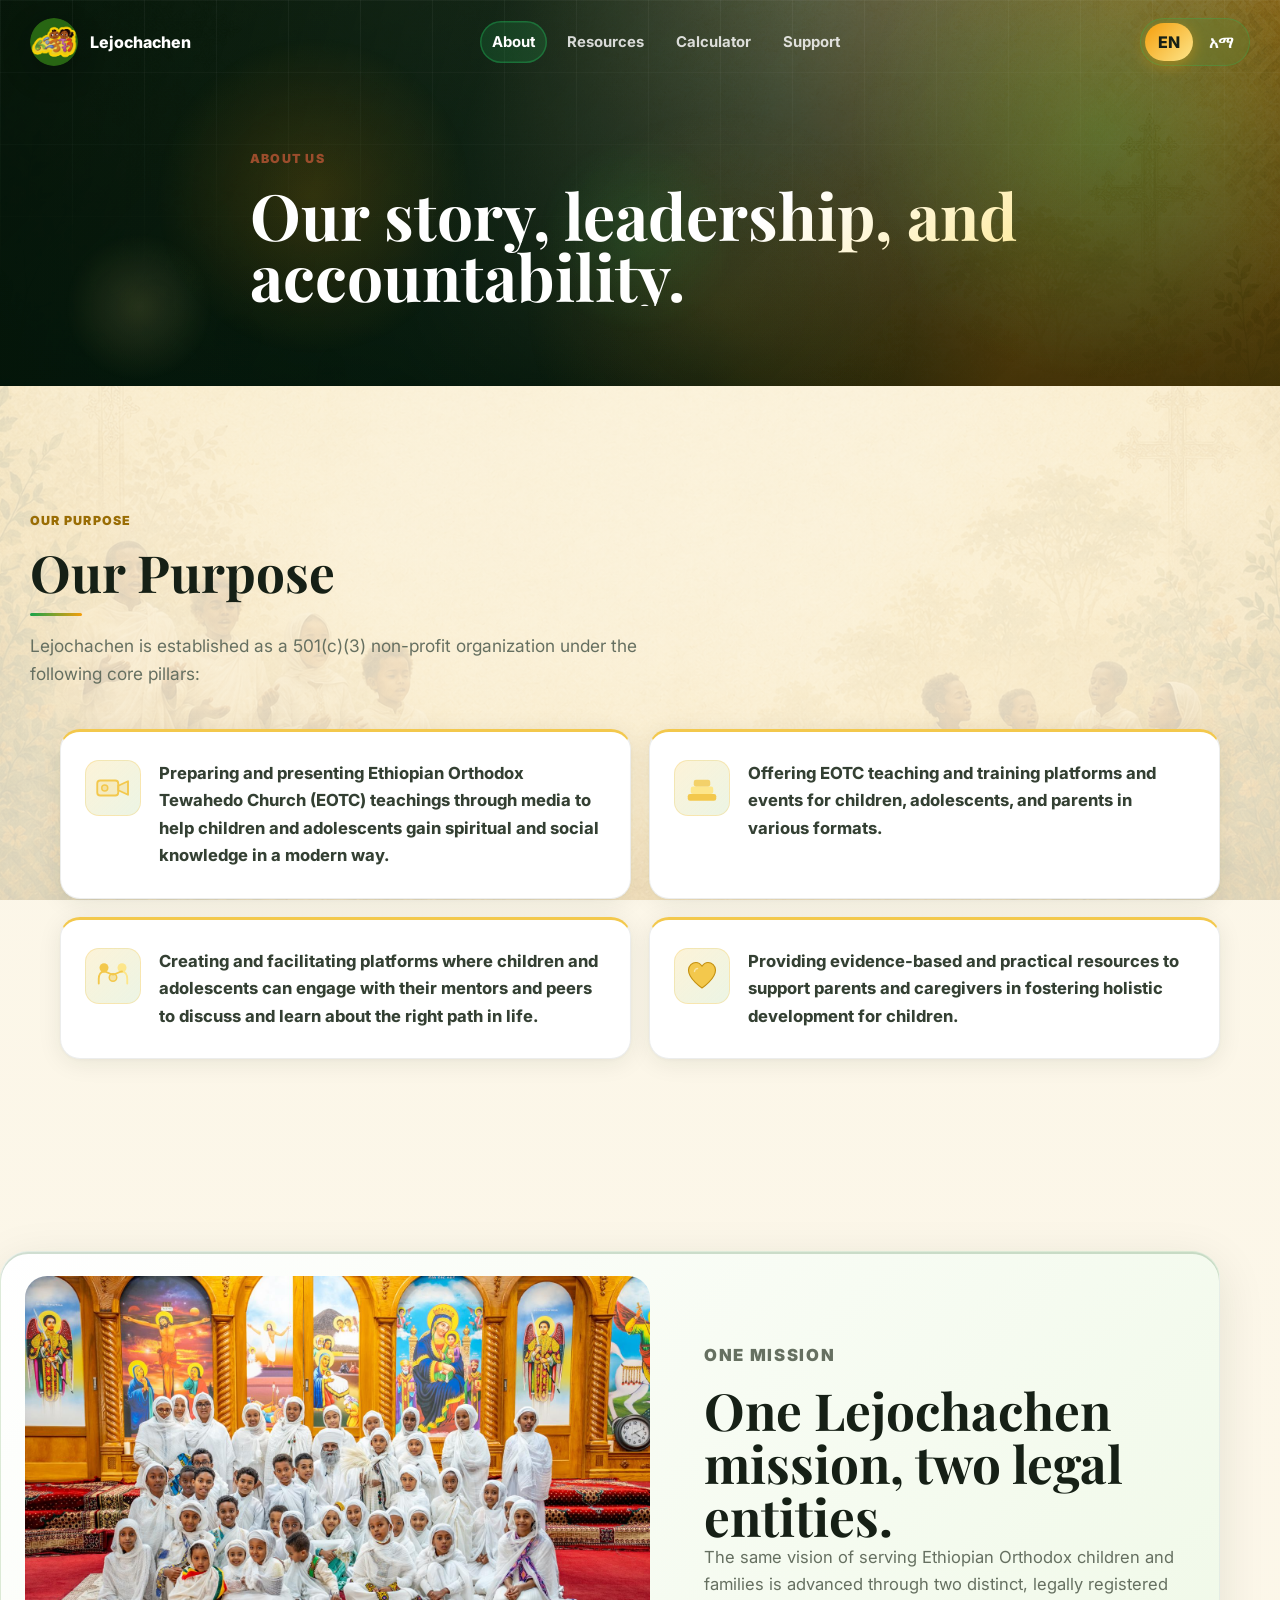
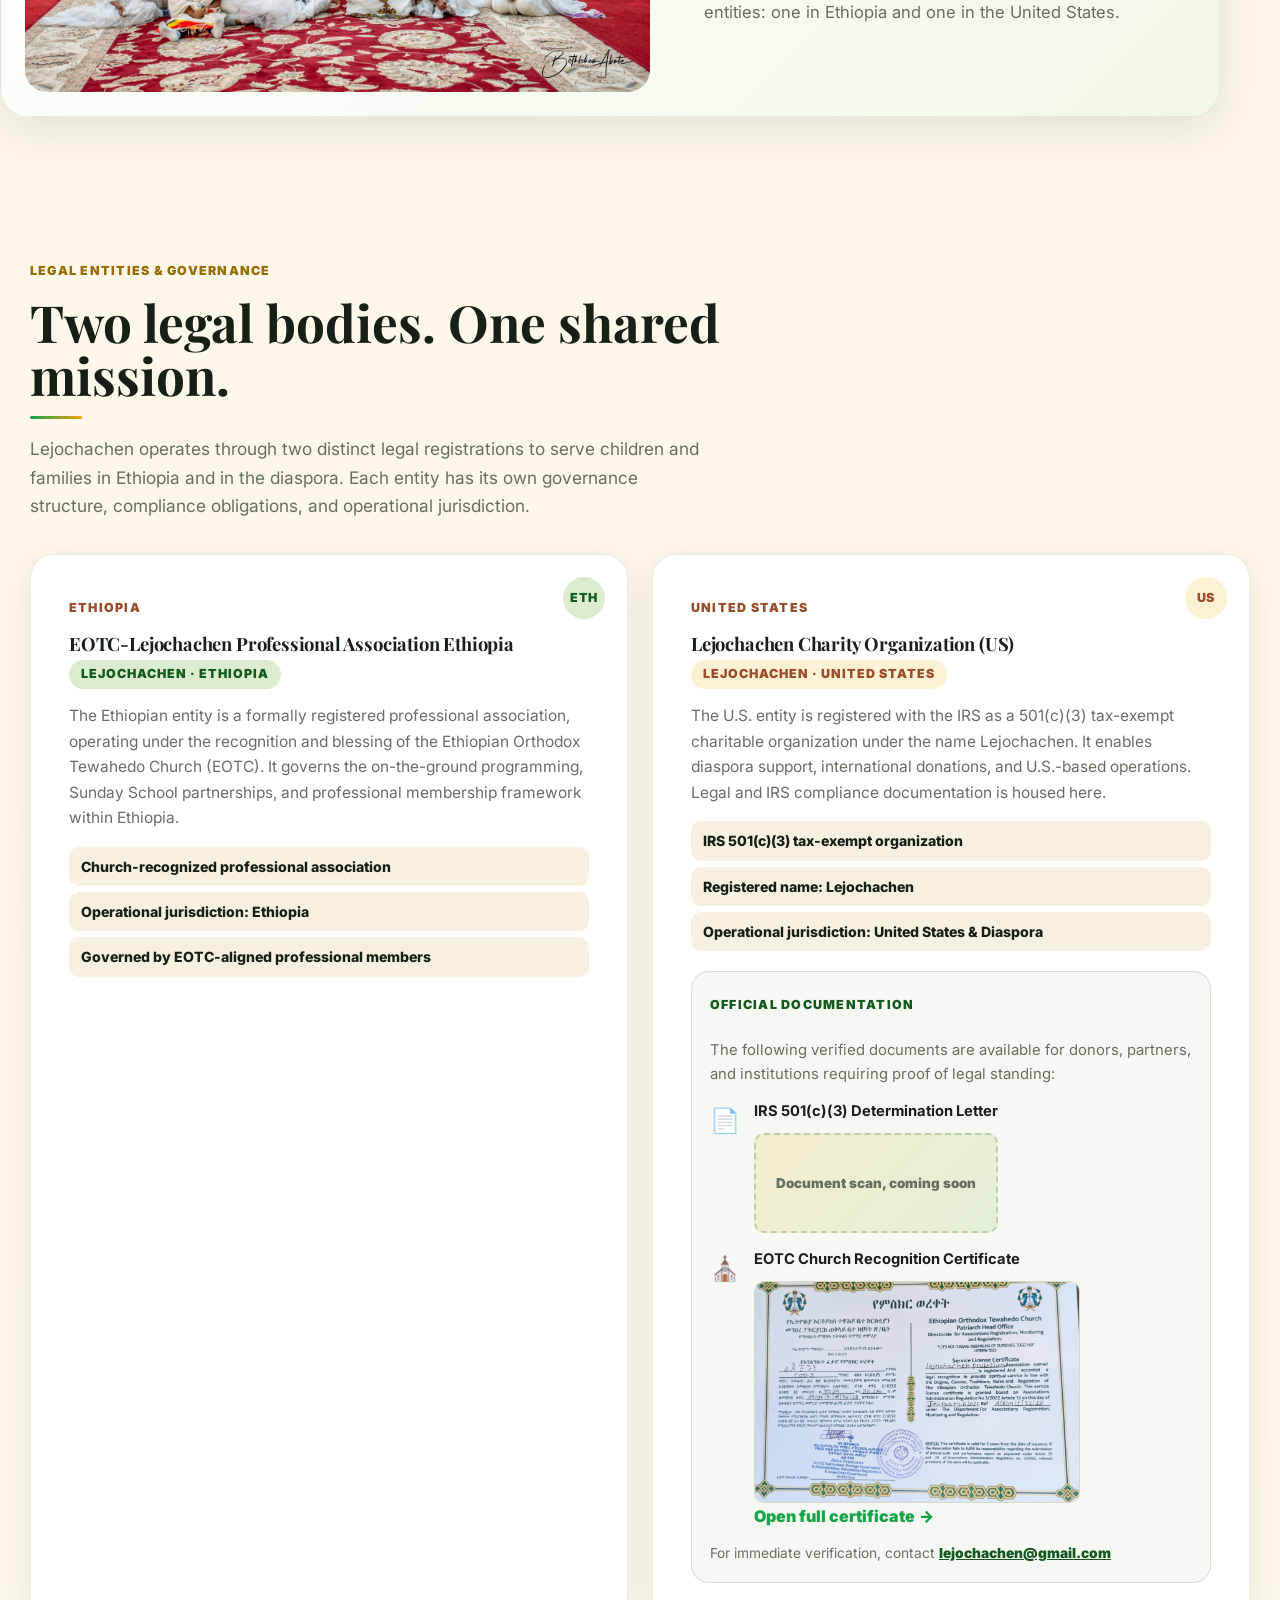
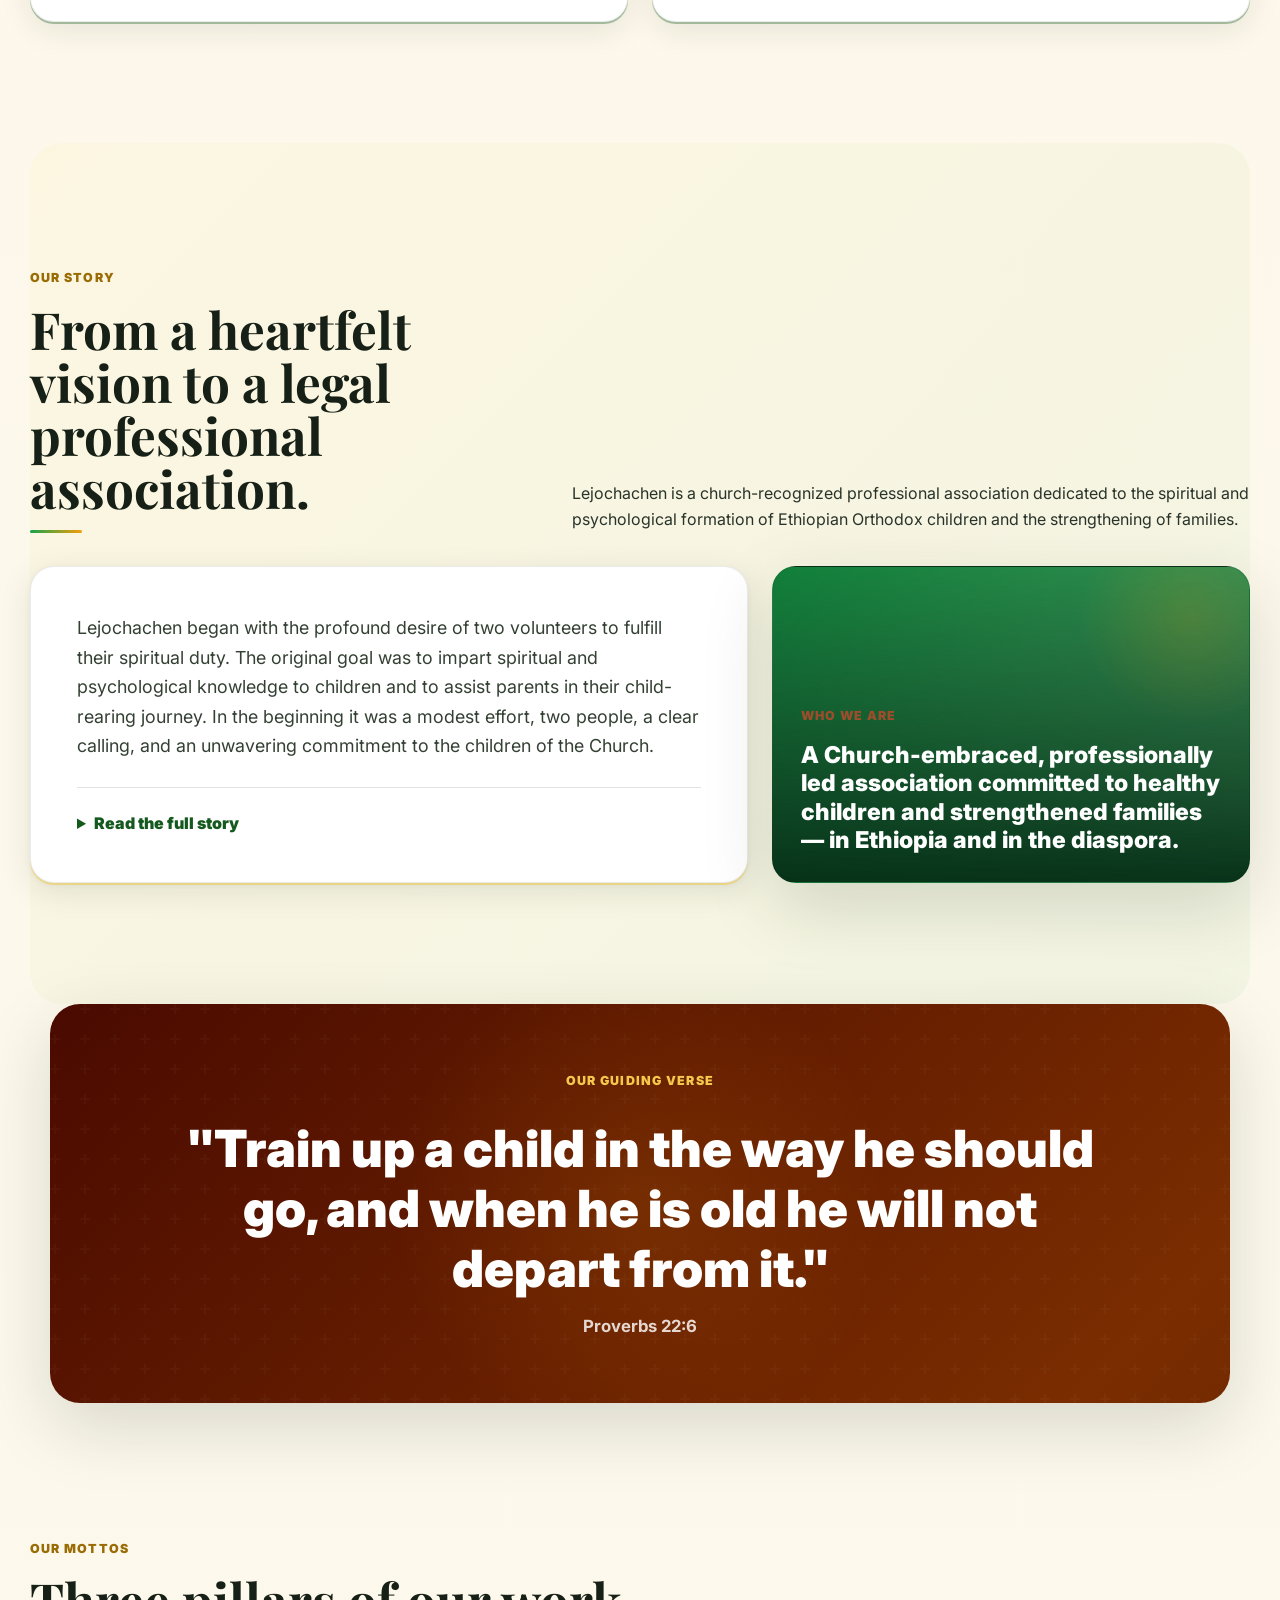
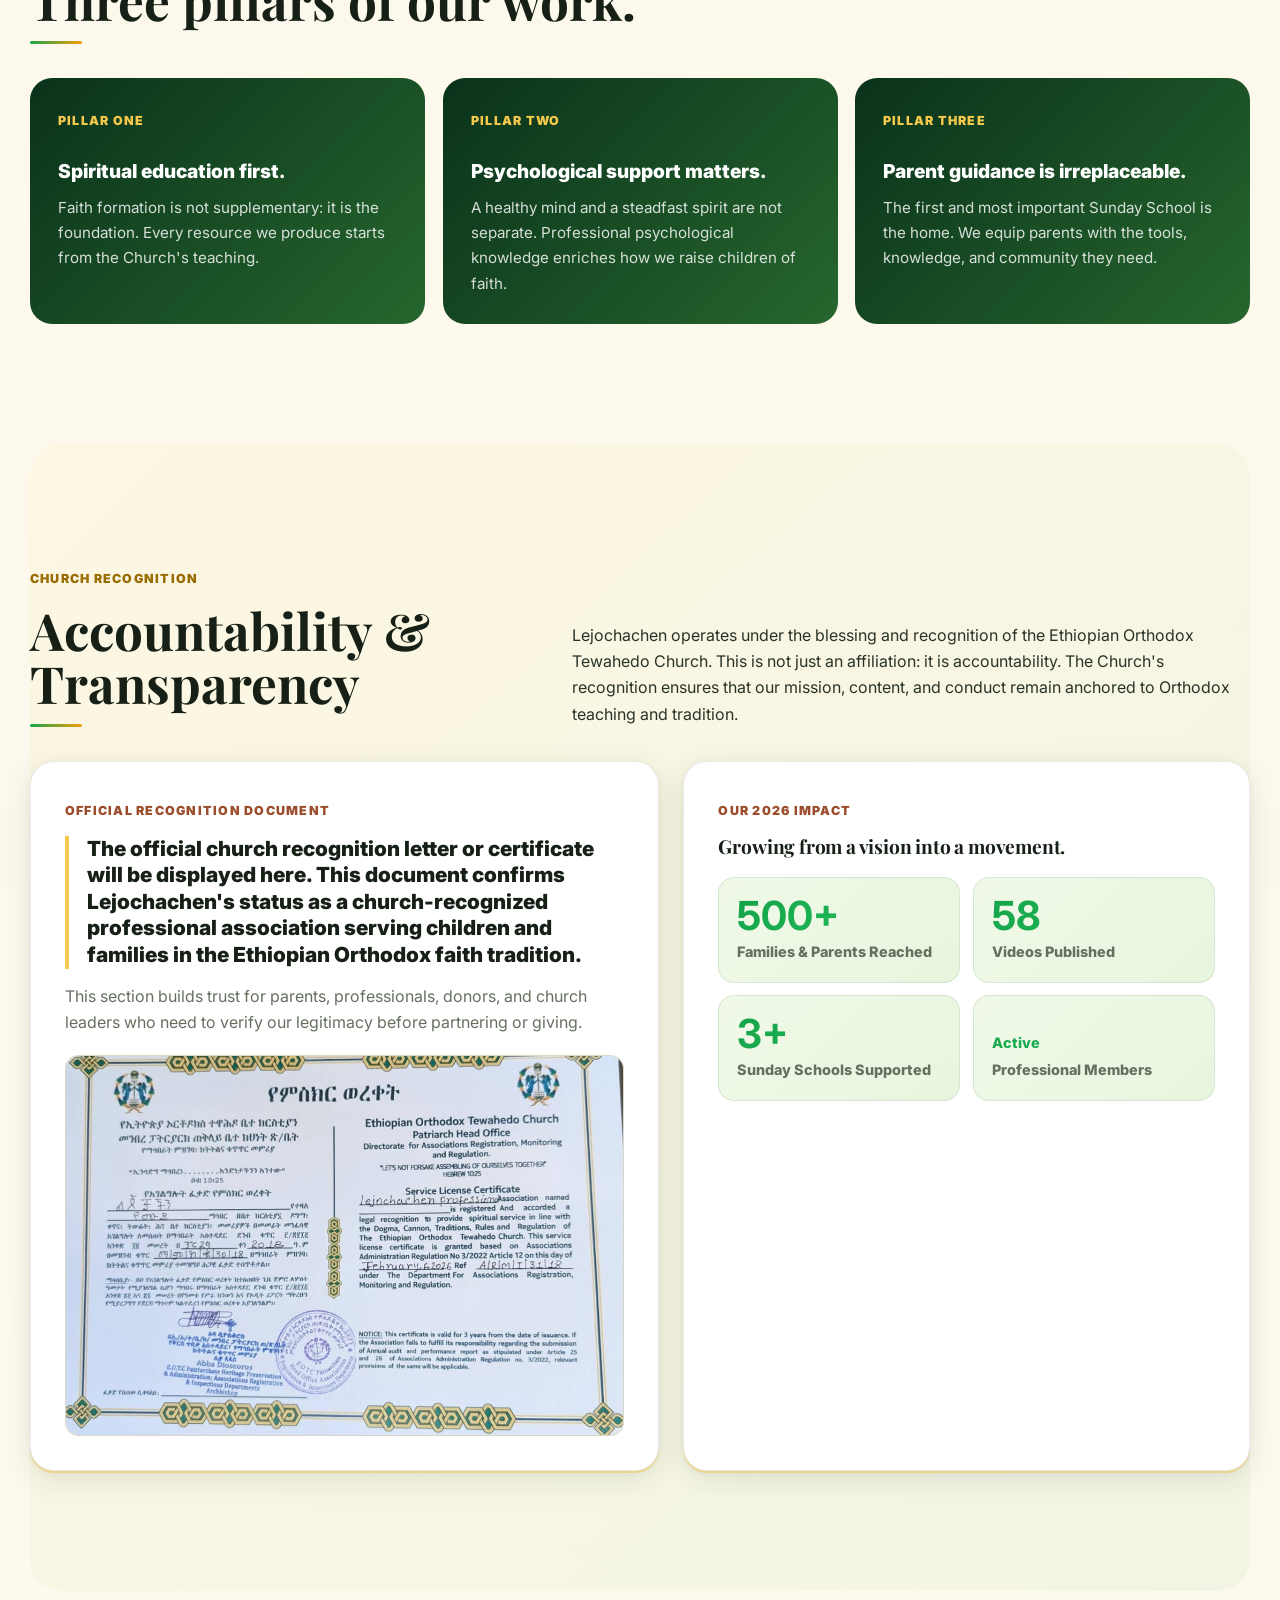
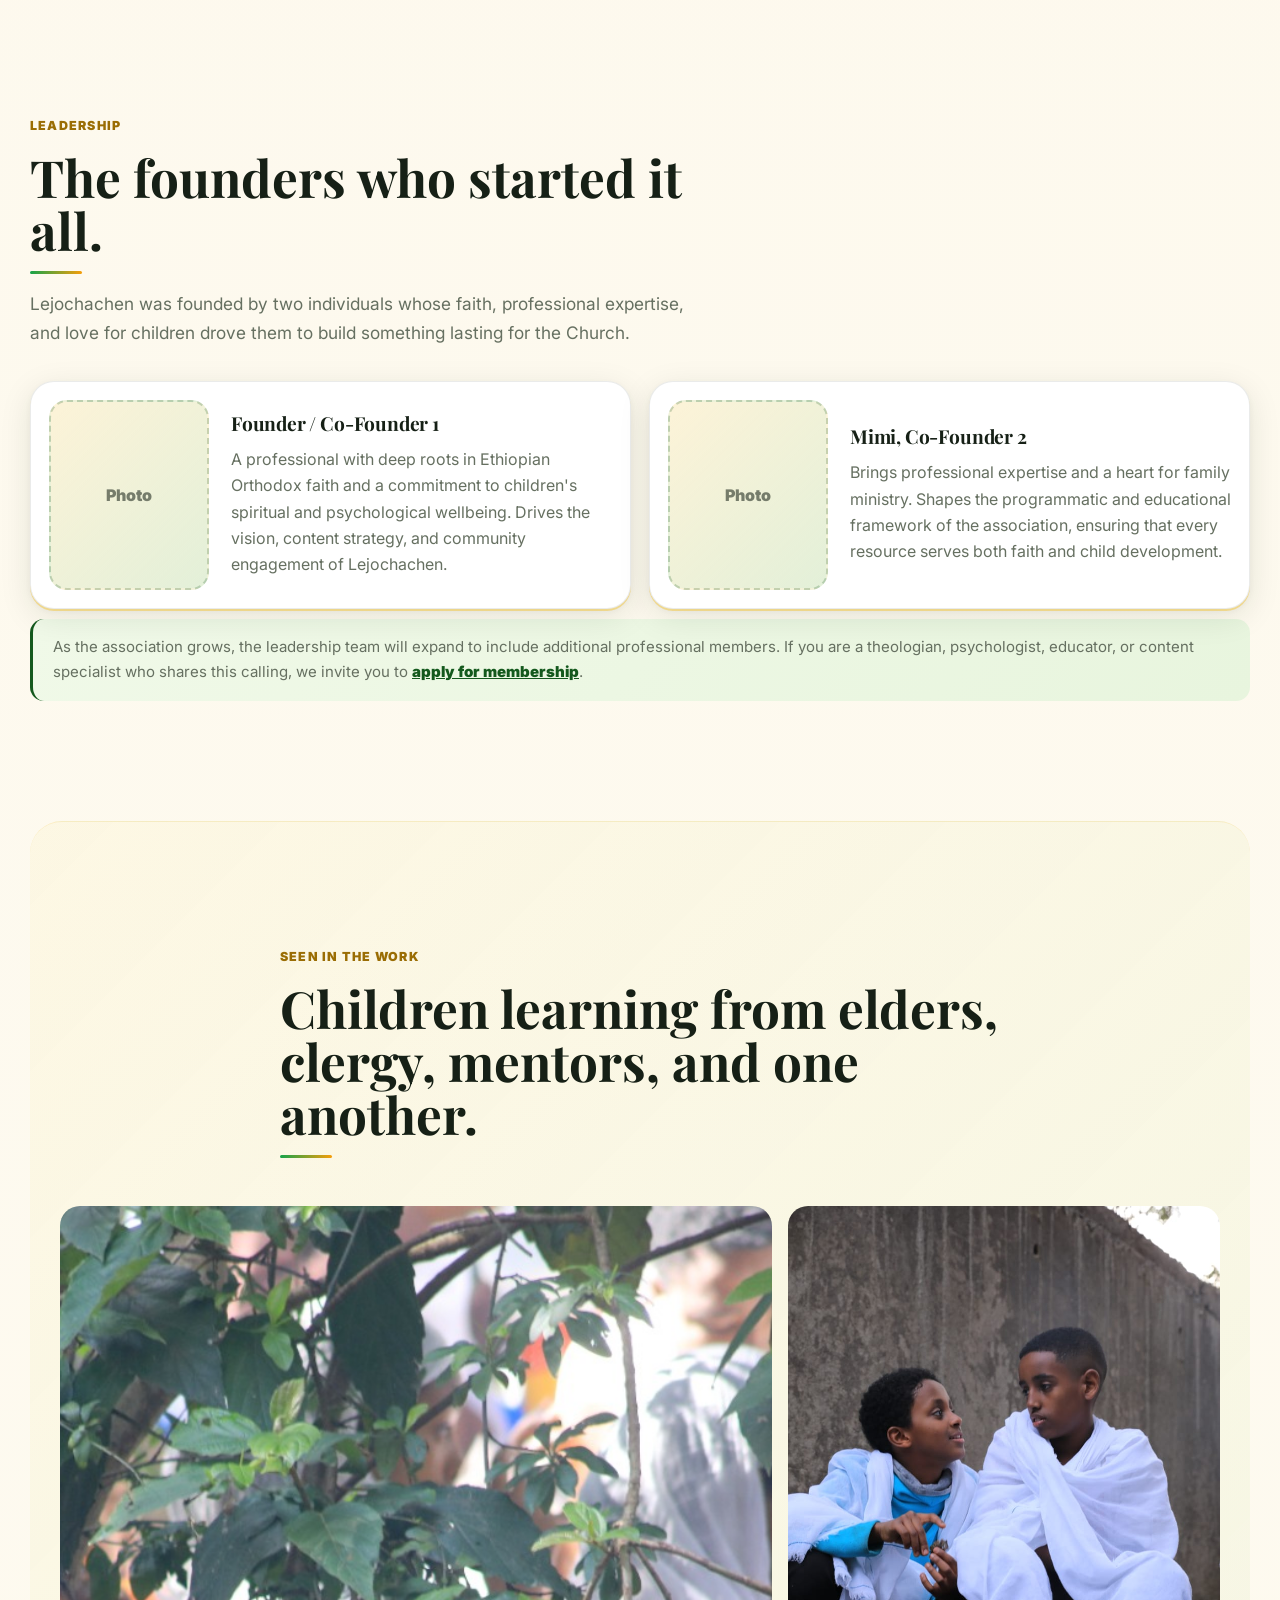
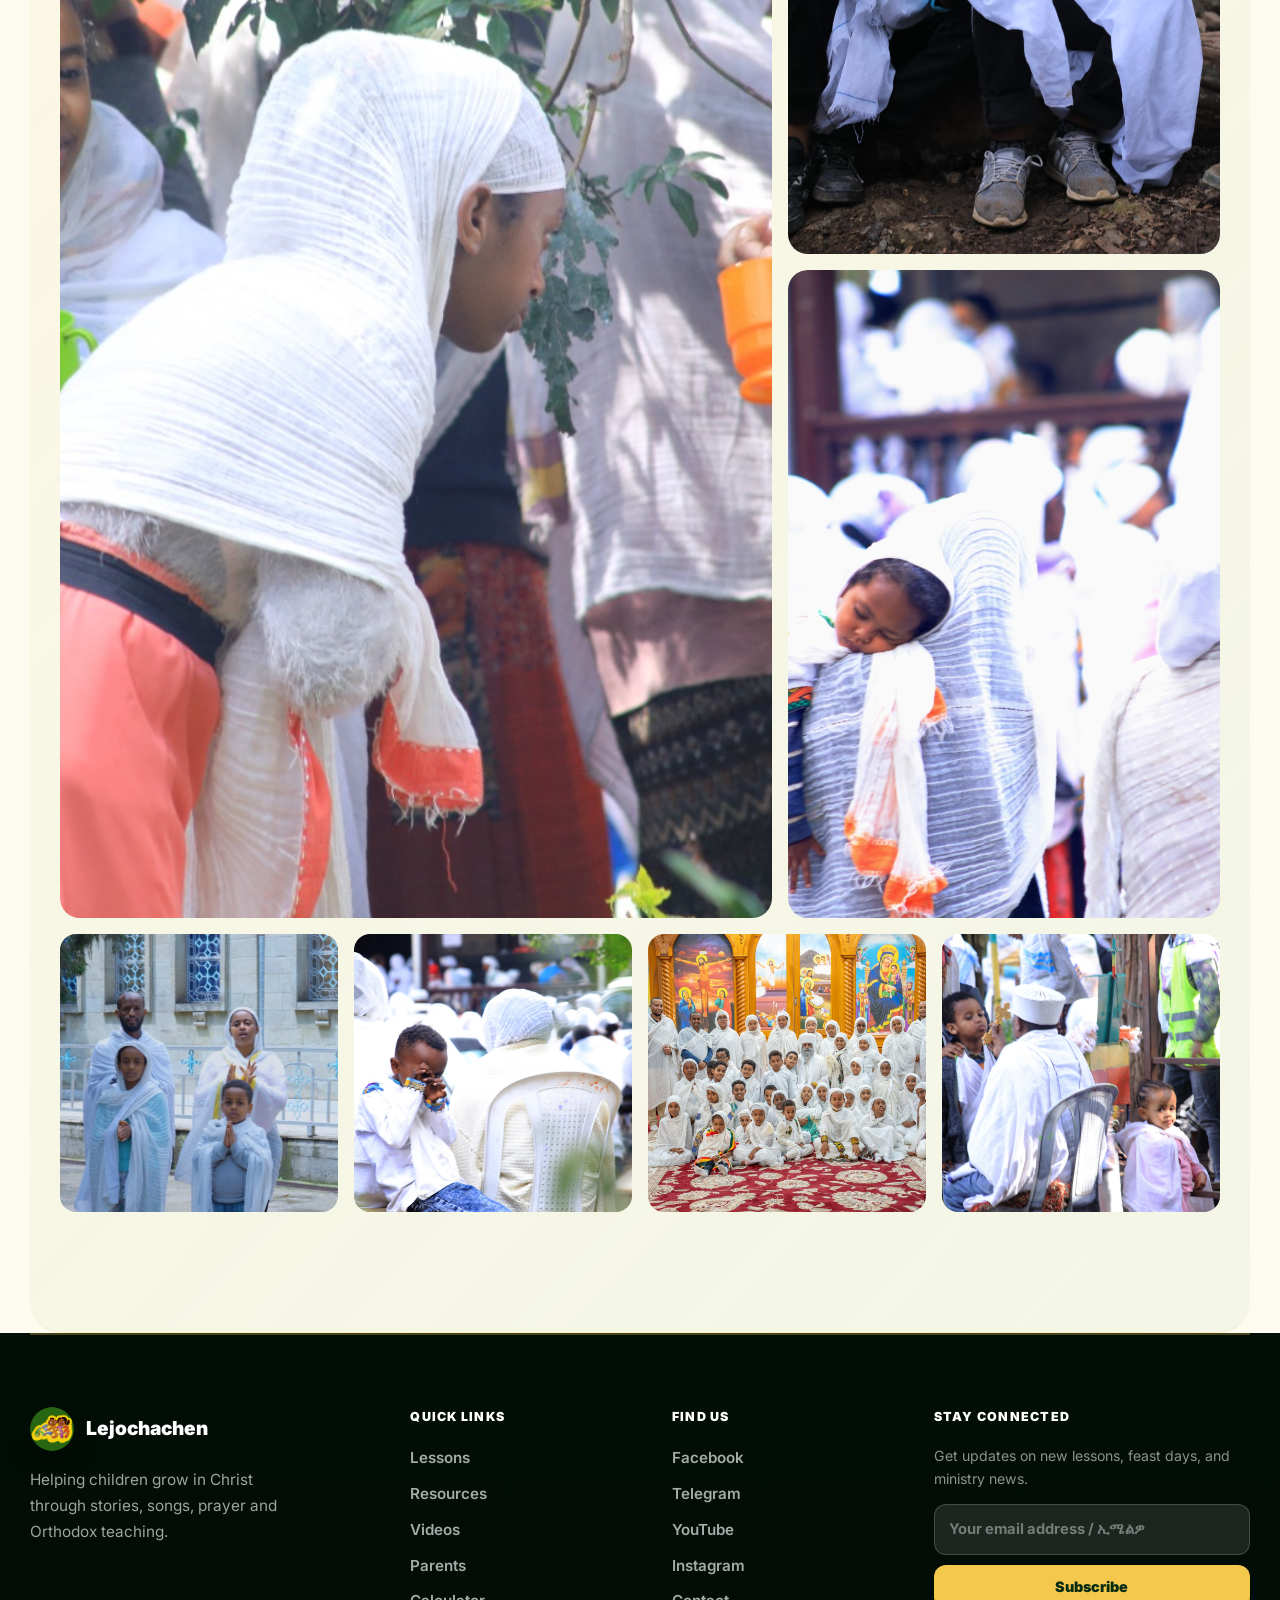
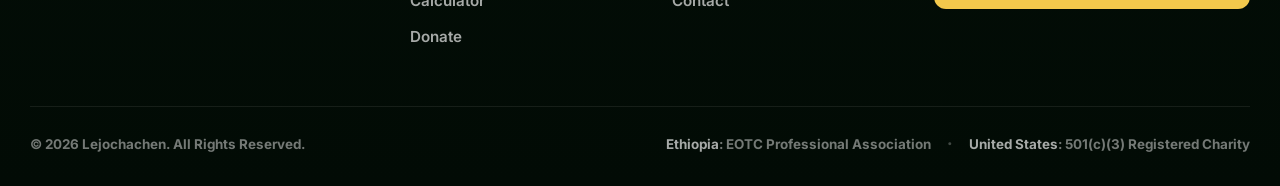
<file: about.html>
<!DOCTYPE html>
<html lang="en">
<head>
  <meta charset="UTF-8" />
  <meta name="viewport" content="width=device-width, initial-scale=1.0" />
  <title>About | Lejochachen</title>
  <link rel="stylesheet" href="styles.css" />
  <link rel="stylesheet" href="visual.css" />
</head>
<body data-lang="en">
  <header class="site-shell subpage-shell" id="top">
    <nav class="nav" aria-label="Primary navigation">
      <a class="brand" href="index.html">
        <img src="assets/logo.png" alt="Lejochachen logo">
        <span><span class="lang en">Lejochachen</span><span class="lang am">ልጆቻችን</span></span>
      </a>

      <div class="nav-links">
        <div class="nav-item">
          <a href="about.html"><span class="lang en">About</span><span class="lang am">ስለ እኛ</span></a>
          <div class="dropdown-menu">
            <a href="about.html#purpose"><span class="lang en">Our Purpose</span><span class="lang am">ዓላማችን</span></a>
            <a href="about.html#story"><span class="lang en">Our Story & Leadership</span><span class="lang am">ታሪካችንና አመራር</span></a>
            <a href="about.html#recognition"><span class="lang en">Church Recognition</span><span class="lang am">የቤተ ክርስቲያን ዕውቅና</span></a>
            <a href="about.html#legal-entities"><span class="lang en">Legal Entities</span><span class="lang am">ሕጋዊ አካላት</span></a>
            <a href="about.html#leadership"><span class="lang en">Leadership</span><span class="lang am">አመራር</span></a>
          </div>
        </div>
        <div class="nav-item">
          <a href="resources.html"><span class="lang en">Resources</span><span class="lang am">መረጃዎች</span></a>
          <div class="dropdown-menu">
            <a href="resources.html#youtube"><span class="lang en">YouTube Channel</span><span class="lang am">የዩቱብ ቻናል</span></a>
            <a href="parents.html"><span class="lang en">For Parents</span><span class="lang am">ለወላጆች</span></a>
            <a href="children.html"><span class="lang en">For Children</span><span class="lang am">ለልጆች</span></a>
          </div>
        </div>
        <a href="baptism.html"><span class="lang en">Calculator</span><span class="lang am">ማስያ</span></a>
        <div class="nav-item">
          <a href="support.html"><span class="lang en">Support</span><span class="lang am">ድጋፍ</span></a>
          <div class="dropdown-menu">
            <a href="support.html#why"><span class="lang en">Why Support Us</span><span class="lang am">ለምን ይደግፉናል</span></a>
            <a href="support.html#give"><span class="lang en">Give / Volunteer</span><span class="lang am">ይስጡ / ያገልግሉ</span></a>
            <a href="support.html#join"><span class="lang en">Become a Member</span><span class="lang am">አባል ይሁኑ</span></a>
            <a href="support.html#contact"><span class="lang en">Contact</span><span class="lang am">ያግኙን</span></a>
          </div>
        </div>
      </div>

      <div class="language-toggle" aria-label="Language selector">
        <button type="button" class="lang-btn active" data-set-lang="en">EN</button>
        <button type="button" class="lang-btn" data-set-lang="am">አማ</button>
      </div>
    </nav>

    <section class="page-hero">
      <p class="eyebrow"><span class="lang en">About Us</span><span class="lang am">ስለ እኛ</span></p>
      <h1><span class="lang en">Our story, leadership, and accountability.</span><span class="lang am">ታሪካችን፣ አመራራችን እና ተአማኒነታችን።</span></h1>
    </section>
  </header>

  <main>

    <!-- Legal purpose from founding documents -->
    <section id="purpose" class="section purpose-section">
      <div class="section-heading compact sr">
        <p class="eyebrow"><span class="lang en">Our Purpose</span><span class="lang am">ዓላማችን</span></p>
        <h2><span class="lang en">Our Purpose</span><span class="lang am">ዓላማችን</span></h2>
        <p class="section-lead">
          <span class="lang en">Lejochachen is established as a 501(c)(3) non-profit organization under the following core pillars:</span>
          <span class="lang am">ልጆቻችን እንደ 501(c)(3) የበጎ አድራጎት ድርጅት ሆኖ የተመሰረተው በሚከተሉት ዋና ዋና ምሰሶዎች ላይ ነው፦</span>
        </p>
      </div>
      <ul class="purpose-list sr-stagger">
        <li>
          <span class="purpose-number">
            <svg viewBox="0 0 48 48" fill="none" xmlns="http://www.w3.org/2000/svg">
              <rect x="3" y="14" width="28" height="20" rx="4" fill="rgba(243,200,76,0.2)" stroke="#f3c84c" stroke-width="2.5"/>
              <path d="M31 21L44 15V33L31 27V21Z" fill="rgba(243,200,76,0.25)" stroke="#f3c84c" stroke-width="2.5" stroke-linejoin="round"/>
              <circle cx="13" cy="24" r="4" stroke="#f3c84c" stroke-width="2" fill="rgba(243,200,76,0.3)"/>
            </svg>
          </span>
          <span class="lang en">Preparing and presenting Ethiopian Orthodox Tewahedo Church (EOTC) teachings through media to help children and adolescents gain spiritual and social knowledge in a modern way.</span>
          <span class="lang am">የኢትዮጵያ ኦርቶዶክስ ተዋህዶ ቤተክርስቲያን (ኢኦተቤ) ትምህርቶችን በሚዲያ በማዘጋጀት እና በማቅረብ፣ ሕፃናትና ታዳጊዎች መንፈሳዊና ማኅበራዊ እውቀትን በዘመናዊ መንገድ እንዲቀስሙ መርዳት።</span>
        </li>
        <li>
          <span class="purpose-number">
            <svg viewBox="0 0 48 48" fill="none" xmlns="http://www.w3.org/2000/svg">
              <rect x="5" y="32" width="38" height="9" rx="3" fill="#f3c84c"/>
              <rect x="9" y="22" width="30" height="10" rx="3" fill="#fde68a"/>
              <rect x="13" y="13" width="22" height="9" rx="3" fill="rgba(243,200,76,0.80)"/>
            </svg>
          </span>
          <span class="lang en">Offering EOTC teaching and training platforms and events for children, adolescents, and parents in various formats.</span>
          <span class="lang am">ለሕፃናት፣ ለታዳጊዎች እና ለወላጆች የኢኦተቤ ትምህርት እና ሥልጠና መድረኮችን እንዲሁም ዝግጅቶችን በተለያዩ አማራጮች ማቅረብ።</span>
        </li>
        <li>
          <span class="purpose-number">
            <svg viewBox="0 0 48 48" fill="none" xmlns="http://www.w3.org/2000/svg">
              <circle cx="12" cy="13" r="6" fill="#f3c84c"/>
              <circle cx="36" cy="13" r="6" fill="#fde68a"/>
              <path d="M5 34V28C5 22 8 18 12 18" stroke="#f3c84c" stroke-width="2.5" stroke-linecap="round"/>
              <path d="M43 34V28C43 22 40 18 36 18" stroke="#fde68a" stroke-width="2.5" stroke-linecap="round"/>
              <path d="M12 18C16 18 20 22 24 22C28 22 32 18 36 18" stroke="#f3c84c" stroke-width="2.5" stroke-linecap="round"/>
              <circle cx="24" cy="26" r="5" fill="rgba(243,200,76,0.4)" stroke="#f3c84c" stroke-width="2"/>
            </svg>
          </span>
          <span class="lang en">Creating and facilitating platforms where children and adolescents can engage with their mentors and peers to discuss and learn about the right path in life.</span>
          <span class="lang am">ሕፃናትና ታዳጊዎች ከአስተማሪዎቻቸው (ከመካሪዎቻቸው) እና ከእኩዮቻቸው ጋር በመገናኘት ስለ ትክክለኛው የሕይወት ጎዳና የሚወያዩባቸውንና የሚማሩባቸውን መድረኮች መፍጠር እና ማመቻቸት።</span>
        </li>
        <li>
          <span class="purpose-number">
            <svg viewBox="0 0 48 48" fill="none" xmlns="http://www.w3.org/2000/svg">
              <path d="M24 40C24 40 6 28 6 16C6 10 11 6 16 6C19 6 22 8 24 11C26 8 29 6 32 6C37 6 42 10 42 16C42 28 24 40 24 40Z" fill="#f3c84c" stroke="#c4900f" stroke-width="1.5" stroke-linejoin="round"/>
              <path d="M14 18C14 16 16 14 18 14" stroke="rgba(255,255,255,0.5)" stroke-width="2" stroke-linecap="round"/>
            </svg>
          </span>
          <span class="lang en">Providing evidence-based and practical resources to support parents and caregivers in fostering holistic development for children.</span>
          <span class="lang am">ወላጆችና ተንከባካቢዎች ለልጆች ሁለንተናዊ እድገት የሚያደርጉትን ድጋፍ ለማገዝ በማስረጃ ላይ የተመሰረቱና ተግባራዊ የሆኑ ግብአቶችን ማቅረብ።</span>
        </li>
      </ul>
    </section>

    <section class="wide-photo-band sr">
      <img src="assets/gallery/PHOTO-2026-06-06-01-33-40 2.jpg" alt="Lejochachen children gathered inside the church" data-gallery-img>
      <div>
        <p class="eyebrow">
          <span class="lang en">One Mission</span>
          <span class="lang am">አንድ ተልዕኮ</span>
        </p>
        <h2>
          <span class="lang en">One Lejochachen mission, two legal entities.</span>
          <span class="lang am">አንድ የ«ልጆቻችን» ተልዕኮ፣ ሁለት ሕጋዊ አካላት።</span>
        </h2>
        <p>
          <span class="lang en">The same vision of serving Ethiopian Orthodox children and families is advanced through two distinct, legally registered entities: one in Ethiopia and one in the United States.</span>
          <span class="lang am">ተመሳሳይ ራዕይ — የኢትዮጵያ ኦርቶዶክስ ሕፃናትንና ቤተሰቦችን ማገልገል — በሁለት የተለያዩ፣ በሕግ በተመዘገቡ አካላት አማካኝነት ወደፊት እየተገፋ ይገኛል፦ አንደኛው በኢትዮጵያ፣ ሁለተኛው ደግሞ በዩናይትድ ስቴትስ (አሜሪካ)።</span>
        </p>
      </div>
    </section>

    <!-- ── Dual Entity Information Architecture ── -->
    <section id="legal-entities" class="section dual-entity-section">
      <div class="section-heading compact">
        <p class="eyebrow"><span class="lang en">Legal Entities &amp; Governance</span><span class="lang am">ሕጋዊ አካላት እና አስተዳደር</span></p>
        <h2><span class="lang en">Two legal bodies. One shared mission.</span><span class="lang am">ሁለት ሕጋዊ አካላት። አንድ የጋራ ተልዕኮ።</span></h2>
        <p class="section-lead"><span class="lang en">Lejochachen operates through two distinct legal registrations to serve children and families in Ethiopia and in the diaspora. Each entity has its own governance structure, compliance obligations, and operational jurisdiction.</span><span class="lang am">ልጆቻችን በኢትዮጵያ እና ዲያስፖራ ልጆችና ቤተሰቦችን ለማገልገል ሁለት ልዩ ሕጋዊ ምዝገባዎችን ይጠቀማል።</span></p>
      </div>

      <div class="entity-grid">
        <!-- Ethiopia -->
        <div class="entity-card entity-card-eth">
          <div class="entity-card-badge">ETH</div>
          <span class="mini-label"><span class="lang en">Ethiopia</span><span class="lang am">ኢትዮጵያ</span></span>
          <h3>EOTC-Lejochachen Professional Association Ethiopia</h3>
          <p class="entity-abbr">Lejochachen · Ethiopia</p>
          <p><span class="lang en">The Ethiopian entity is a formally registered professional association, operating under the recognition and blessing of the Ethiopian Orthodox Tewahedo Church (EOTC). It governs the on-the-ground programming, Sunday School partnerships, and professional membership framework within Ethiopia.</span><span class="lang am">ኢትዮጵያ ውስጥ ይሰራ ያለው አካል ሕጋዊ የሙያ ማኅበር ሲሆን በኢትዮጵያ ኦርቶዶክስ ተዋህዶ ቤተ ክርስቲያን (EOTC) ዕውቅናና ቡራኬ ይሠራል። በኢትዮጵያ ያለ ፕሮግራሞችን፣ ሰንበት ትምህርት ቤቶችን እና ሙያ ማኅበሩን ያስተዳድራል።</span></p>
          <ul class="entity-detail-list">
            <li><span class="lang en">Church-recognized professional association</span><span class="lang am">ዕውቅና ያገኘ ሙያ ማኅበር</span></li>
            <li><span class="lang en">Operational jurisdiction: Ethiopia</span><span class="lang am">ሥራ ስፋት: ኢትዮጵያ</span></li>
            <li><span class="lang en">Governed by EOTC-aligned professional members</span><span class="lang am">EOTC-ታማኝ ሙያ አባላት ያስተዳድሩታል</span></li>
          </ul>
        </div>

        <!-- US -->
        <div class="entity-card entity-card-us">
          <div class="entity-card-badge">US</div>
          <span class="mini-label"><span class="lang en">United States</span><span class="lang am">አሜሪካ</span></span>
          <h3>Lejochachen Charity Organization (US)</h3>
          <p class="entity-abbr">Lejochachen · United States</p>
          <p><span class="lang en">The U.S. entity is registered with the IRS as a 501(c)(3) tax-exempt charitable organization under the name Lejochachen. It enables diaspora support, international donations, and U.S.-based operations. Legal and IRS compliance documentation is housed here.</span><span class="lang am">አሜሪካ ያለው አካል ከIRS ጋር Lejochachen በሚለው ስም 501(c)(3) ለበጎ አድራጎት ዓላማ ምዝገባ ያለው ነው። ዲያስፖራ ድጋፍ፣ ዓለም አቀፍ ስጦታዎችን እና አሜሪካ ውስጥ ስራዎችን ያስቻላል።</span></p>
          <ul class="entity-detail-list">
            <li><span class="lang en">IRS 501(c)(3) tax-exempt organization</span><span class="lang am">IRS 501(c)(3) ከቀረጥ ነፃ ድርጅት</span></li>
            <li><span class="lang en">Registered name: Lejochachen</span><span class="lang am">ምዝገባ ስም: Lejochachen</span></li>
            <li><span class="lang en">Operational jurisdiction: United States &amp; Diaspora</span><span class="lang am">ሥራ ስፋት: አሜሪካ እና ዲያስፖራ</span></li>
          </ul>

          <!-- Document hosting slot for IRS and church certificates -->
          <div class="legal-doc-slot">
            <span class="mini-label" style="color: var(--green);"><span class="lang en">Official Documentation</span><span class="lang am">ይፋዊ ሰነዶች</span></span>
            <p style="font-size: 0.93rem; color: var(--muted); margin: 8px 0;">
              <span class="lang en">The following verified documents are available for donors, partners, and institutions requiring proof of legal standing:</span>
              <span class="lang am">ለጋሾች፣ አጋሮች እና ሕጋዊ ሁኔታ ማስረጃ ለሚፈልጉ ተቋማት የሚከተሉት ሰነዶች ይገኛሉ:</span>
            </p>
            <div class="legal-doc-list">
              <div class="legal-doc-item">
                <span class="legal-doc-icon">📄</span>
                <div>
                  <strong><span class="lang en">IRS 501(c)(3) Determination Letter</span><span class="lang am">IRS 501(c)(3) ደብዳቤ</span></strong>
                  <div class="photo-slot" style="min-height: 100px; margin-top: 10px; border-radius: 10px;">
                    <span style="font-size: 0.84rem; color: var(--muted);"><span class="lang en">Document scan, coming soon</span><span class="lang am">ሰነድ ቅኝት — በቅርቡ</span></span>
                  </div>
                </div>
              </div>
              <div class="legal-doc-item">
                <span class="legal-doc-icon">⛪</span>
                <div>
                  <strong><span class="lang en">EOTC Church Recognition Certificate</span><span class="lang am">EOTC የቤተ ክርስቲያን ዕውቅና ሰርቲፊኬት</span></strong>
                  <figure class="document-image legal-document-image">
                    <img src="assets/gallery/certificate.jpg?v=2" alt="Lejochachen Ethiopian registration and recognition certificate">
                  </figure>
                  <a class="text-link" href="assets/gallery/certificate.jpg" target="_blank" rel="noopener">
                    <span class="lang en">Open full certificate</span><span class="lang am">ሙሉ ሰርቲፊኬቱን ይክፈቱ</span>
                  </a>
                </div>
              </div>
            </div>
            <p style="font-size: 0.86rem; color: var(--muted); margin-top: 12px;">
              <span class="lang en">For immediate verification, contact <a href="mailto:lejochachen@gmail.com" style="color: var(--green); font-weight: 900;">lejochachen@gmail.com</a></span>
              <span class="lang am">ወዲያው ለማረጋገጥ <a href="mailto:lejochachen@gmail.com" style="color: var(--green); font-weight: 900;">lejochachen@gmail.com</a> ያግኙ</span>
            </p>
          </div>
        </div>
      </div>
    </section>

    <!-- ── Our Story ── -->
    <section id="story" class="section about-section">
      <div class="section-heading">
        <div>
          <p class="eyebrow"><span class="lang en">Our Story</span><span class="lang am">ታሪካችን</span></p>
          <h2><span class="lang en">From a heartfelt vision to a legal professional association.</span><span class="lang am">ከልባዊ ርዕይ ወደ ሕጋዊ የሙያ ማኅበር።</span></h2>
        </div>
        <div>
          <p><span class="lang en">Lejochachen is a church-recognized professional association dedicated to the spiritual and psychological formation of Ethiopian Orthodox children and the strengthening of families.</span><span class="lang am">ልጆቻችን ለኢትዮጵያ ኦርቶዶክስ ልጆች መንፈሳዊና ሥነ-ልቦናዊ ምስረታ እና ቤተሰቦችን ለማጠናከር የቆመ በቤተ ክርስቲያን ዕውቅና ያገኘ የሙያ ማኅበር ነው።</span></p>
        </div>
      </div>

      <div class="about-grid">
        <article class="story-card">
          <p><span class="lang en">Lejochachen began with the profound desire of two volunteers to fulfill their spiritual duty. The original goal was to impart spiritual and psychological knowledge to children and to assist parents in their child-rearing journey. In the beginning it was a modest effort, two people, a clear calling, and an unwavering commitment to the children of the Church.</span><span class="lang am">ልጆቻችን የተጀመረው ሁለት በጎ ፈቃደኞች መንፈሳዊ ግዴታቸውን ለመወጣት ባላቸው ጥልቅ ፍላጎት ነው። ዋና ዓላማው ለልጆች መንፈሳዊና ሥነ-ልቦናዊ እውቀትን ማዳረስ እና ወላጆችን ልጆቻቸውን ለማሳደግ ማገዝ ነበር። ከጅምሩ ትሑት ጥረት ነበር — ሁለት ሰዎች፣ ዋጋ ያለው ጥሪ፣ ለቤተ ክርስቲያን ልጆች ማጠናጠናዊ ቁርጠኝነት።</span></p>

          <details>
            <summary><span class="lang en">Read the full story</span><span class="lang am">ሙሉ ታሪኩን ያንብቡ</span></summary>
            <p><span class="lang en">By the grace of God and the dedication of its founders, this work gained the recognition and blessing of the Holy Ethiopian Orthodox Tewahedo Church. That recognition marked a turning point: the effort moved from a grassroots initiative into a formal, church-embraced professional association. Today, Lejochachen encompasses experts from theology, child psychology, education, content creation, and family counseling. It operates with a structured framework, guided by both the faith of the Church and the standards of professional excellence.</span><span class="lang am">በእግዚአብሔር ጸጋና የመሥራቾቹ ቁርጠኝነት ይህ ሥራ የቅድስት የኢትዮጵያ ኦርቶዶክስ ተዋህዶ ቤተ ክርስቲያን ዕውቅናና በረከት አገኘ። ይህ ዕውቅና ወሳኝ ለውጥ ነበር — ጥረቱ ከሕዝባዊ ተነሳሽነት ወደ ይፋዊ፣ በቤተ ክርስቲያን የታቀፈ ሙያ ማኅበር ተሸጋገረ። ዛሬ ልጆቻችን ከሥነ-መለኮት፣ ሥነ-ልቦና፣ ትምህርት፣ ይዘት ፈጠራ እና የቤተሰብ ማማከር ባለሙያዎችን ያቀፈ ነው። በቤተ ክርስቲያን እምነትና ሙያዊ ብቃት ደረጃዎች ተመርቶ ሥርዓታማ ማዕቀፍ ውስጥ ይሠራል።</span></p>
            <p><span class="lang en">The name "Lejochachen" — ልጆቻችን — means "Our Children." It is not possessive in a narrow sense; it is a declaration that every Ethiopian Orthodox child is a shared responsibility, a common treasure, and a living promise of the Church's future. From Sunday School halls to diaspora homes, from digital content to professional training, Lejochachen is present wherever children and families need guidance.</span><span class="lang am">"ልጆቻችን" ማለት ጠባብ ባለቤትነት አይደለም — እያንዳንዱ የኢትዮጵያ ኦርቶዶክስ ልጅ የጋራ ኃላፊነት፣ የጋራ ሀብት እና የቤተ ክርስቲያን ወደፊት ሕያው ቃል ኪዳን ነው ይለናል። ከሰንበት ትምህርት ቤት አዳራሽ እስከ ዲያስፖራ ቤቶች፣ ከዲጂታል ይዘት እስከ ሙያዊ ሥልጠና — ልጆቻችን ልጆችና ቤተሰቦች መመሪያ በሚፈልጉበት ቦታ ሁሉ ይገኛል።</span></p>
          </details>
        </article>

        <aside class="identity-card">
          <span class="mini-label"><span class="lang en">Who We Are</span><span class="lang am">የእኛ ማንነት</span></span>
          <p><span class="lang en">A Church-embraced, professionally led association committed to healthy children and strengthened families — in Ethiopia and in the diaspora.</span><span class="lang am">በቤተ ክርስቲያን የታቀፈ፣ በባለሙያዎች የሚመራ — ጤናማ ልጆችንና ጽኑ ቤተሰቦችን ለመገንባት የቆመ ማኅበር — በኢትዮጵያም ሆነ በዲያስፖራ።</span></p>
        </aside>
      </div>
    </section>

    <!-- ── Guiding Verse & Mottos ── -->
    <div class="scripture-break" style="width: min(1180px, calc(100% - 40px)); margin: 0 auto 12px;">
      <span class="mini-label"><span class="lang en">Our Guiding Verse</span><span class="lang am">የአገልግሎታችን መሪ ጥቅስ</span></span>
      <blockquote><span class="lang en">"Train up a child in the way he should go, and when he is old he will not depart from it."</span><span class="lang am">"ልጅን በሚሔድበት መንገድ ምራው፤ በሸመገለም ጊዜ ከእርሱ ፈቀቅ አይልም።"</span></blockquote>
      <strong><span class="lang en">Proverbs 22:6</span><span class="lang am">መጽሐፈ ምሳሌ 22፡6</span></strong>
    </div>

    <section class="section" style="padding-top: 40px; padding-bottom: 60px;">
      <div class="section-heading compact">
        <p class="eyebrow"><span class="lang en">Our Mottos</span><span class="lang am">መርሆቻችን</span></p>
        <h2><span class="lang en">Three pillars of our work.</span><span class="lang am">ሥራችን ሦስት ምሰሶዎች።</span></h2>
      </div>
      <div class="mottos-grid">
        <div class="motto-card">
          <span class="mini-label"><span class="lang en">Pillar One</span><span class="lang am">አንደኛ ምሰሶ</span></span>
          <p><span class="lang en">Spiritual education first.</span><span class="lang am">መንፈሳዊ ትምህርት አስቀድሞ።</span></p>
          <p style="font-size: 0.95rem; font-weight: 400; opacity: 0.82; margin-top: 8px;"><span class="lang en">Faith formation is not supplementary: it is the foundation. Every resource we produce starts from the Church's teaching.</span><span class="lang am">የእምነት ምስረታ ተጨማሪ አይደለም — መሠረቱ ነው። የምናቀርበው ሀብት ሁሉ ከቤተ ክርስቲያን ትምህርት ይጀምራል።</span></p>
        </div>
        <div class="motto-card">
          <span class="mini-label"><span class="lang en">Pillar Two</span><span class="lang am">ሁለተኛ ምሰሶ</span></span>
          <p><span class="lang en">Psychological support matters.</span><span class="lang am">ሥነ-ልቦናዊ ድጋፍ አስፈላጊ ነው።</span></p>
          <p style="font-size: 0.95rem; font-weight: 400; opacity: 0.82; margin-top: 8px;"><span class="lang en">A healthy mind and a steadfast spirit are not separate. Professional psychological knowledge enriches how we raise children of faith.</span><span class="lang am">ጤናማ አእምሮና ጽኑ መንፈስ ተለዩ አይደሉም። ሙያዊ ሥነ-ልቦናዊ እውቀት የእምነት ልጆችን ማሳደጊያ ያሻሽላል።</span></p>
        </div>
        <div class="motto-card">
          <span class="mini-label"><span class="lang en">Pillar Three</span><span class="lang am">ሦስተኛ ምሰሶ</span></span>
          <p><span class="lang en">Parent guidance is irreplaceable.</span><span class="lang am">የወላጆች መመሪያ የማይተካ ነው።</span></p>
          <p style="font-size: 0.95rem; font-weight: 400; opacity: 0.82; margin-top: 8px;"><span class="lang en">The first and most important Sunday School is the home. We equip parents with the tools, knowledge, and community they need.</span><span class="lang am">ቀዳሚ እና ወሳኝ ሰንበት ትምህርት ቤት ቤቱ ነው። ወላጆችን ሀብቶችን፣ እውቀትን እና ማኅበረሰብ እናሟላቸዋለን።</span></p>
        </div>
      </div>
    </section>

    <!-- ── Church Recognition ── -->
    <section id="recognition" class="section" style="padding-top: 0;">
      <div class="section-heading">
        <div>
          <p class="eyebrow"><span class="lang en">Church Recognition</span><span class="lang am">የቤተ ክርስቲያን ዕውቅና</span></p>
          <h2><span class="lang en">Accountability & Transparency</span><span class="lang am">ተጠያቂነትና ግልጽነት</span></h2>
        </div>
        <div>
          <p><span class="lang en">Lejochachen operates under the blessing and recognition of the Ethiopian Orthodox Tewahedo Church. This is not just an affiliation: it is accountability. The Church's recognition ensures that our mission, content, and conduct remain anchored to Orthodox teaching and tradition.</span><span class="lang am">ልጆቻችን የኢትዮጵያ ኦርቶዶክስ ተዋህዶ ቤተ ክርስቲያን ዕውቅናና ቡራኬ ያገኘ ነው። ይህ ዝምድና ብቻ አይደለም — ተጠያቂነት ነው። ዕውቅናው ተልዕኮአችን፣ ይዘታችን እና ሁኔታዎቻችን ሁልጊዜ ከኦርቶዶክስ ትምህርትና ወግ ጋር የሚጣጣሙ መሆናቸውን ያረጋግጣል።</span></p>
        </div>
      </div>

      <div class="trust-grid">
        <article class="recognition-card">
          <span class="mini-label"><span class="lang en">Official Recognition Document</span><span class="lang am">ይፋዊ የዕውቅና ሰነድ</span></span>
          <blockquote>
            <span class="lang en">The official church recognition letter or certificate will be displayed here. This document confirms Lejochachen's status as a church-recognized professional association serving children and families in the Ethiopian Orthodox faith tradition.</span>
            <span class="lang am">ይፋዊ የቤተ ክርስቲያን የዕውቅና ደብዳቤ ወይም ሰርተፊኬት እዚህ ይታያል። ይህ ሰነድ ልጆቻችን የኢትዮጵያ ኦርቶዶክስ ተዋህዶ ቤተ ክርስቲያን እምነት ወጎች ውስጥ ልጆችንና ቤተሰቦችን የሚያገለግል ዕውቅና ያገኘ ሙያ ማኅበር መሆኑን ያረጋግጣል።</span>
          </blockquote>
          <p><span class="lang en">This section builds trust for parents, professionals, donors, and church leaders who need to verify our legitimacy before partnering or giving.</span><span class="lang am">ይህ ክፍል ከመቀላቀላቸው ወይም ከመደገፋቸው በፊት ትክክለኛነታችንን ማረጋገጥ ለሚፈልጉ ወላጆች፣ ባለሙያዎች፣ ደጋፊዎችና ቤተ ክርስቲያን አመራሮች ተዓማኒነትን ያጠናክራል።</span></p>
          <figure class="document-image" data-gallery-card>
            <img src="assets/gallery/certificate.jpg" alt="Lejochachen Ethiopian registration and recognition certificate" data-gallery-img>
          </figure>
        </article>

        <article class="impact-card">
          <span class="mini-label"><span class="lang en">Our 2026 Impact</span><span class="lang am">የ2026 ተጽዕኖ</span></span>
          <h3><span class="lang en">Growing from a vision into a movement.</span><span class="lang am">ከርዕይ ወደ ንቅናቄ እያደገ።</span></h3>
          <div class="impact-grid">
            <div>
              <strong>500+</strong>
              <span><span class="lang en">Families & Parents Reached</span><span class="lang am">የደረሱ ቤተሰቦችና ወላጆች</span></span>
            </div>
            <div>
              <strong>58</strong>
              <span><span class="lang en">Videos Published</span><span class="lang am">የታተሙ ቪዲዮዎች</span></span>
            </div>
            <div>
              <strong>3+</strong>
              <span><span class="lang en">Sunday Schools Supported</span><span class="lang am">የተደገፉ ሰንበት ት/ቤቶች</span></span>
            </div>
            <div>
              <strong><span class="lang en">Active</span><span class="lang am">ንቁ</span></strong>
              <span><span class="lang en">Professional Members</span><span class="lang am">የሙያ አባላት</span></span>
            </div>
          </div>
        </article>
      </div>
    </section>

    <!-- ── Founders / Leadership ── -->
    <section id="leadership" class="section team-section">
      <div class="section-heading compact">
        <p class="eyebrow"><span class="lang en">Leadership</span><span class="lang am">አመራር</span></p>
        <h2><span class="lang en">The founders who started it all.</span><span class="lang am">ሁሉንም የጀመሩ መሥራቾች።</span></h2>
        <p class="section-lead"><span class="lang en">Lejochachen was founded by two individuals whose faith, professional expertise, and love for children drove them to build something lasting for the Church.</span><span class="lang am">ልጆቻችን እምነታቸው፣ ሙያዊ ብቃታቸውና ለልጆች ያላቸው ፍቅር ለቤተ ክርስቲያን ዘላቂ ነገር ለመሥራት ያነሳሳቸው ሁለት ሰዎች መሥርቷቸዋል።</span></p>
      </div>

      <div class="people-grid">
        <article class="person-card">
          <div class="photo-slot">
            <span><span class="lang en">Photo</span><span class="lang am">ፎቶ</span></span>
          </div>
          <div>
            <h3><span class="lang en">Founder / Co-Founder 1</span><span class="lang am">መሥራች — 1ኛ</span></h3>
            <p><span class="lang en">A professional with deep roots in Ethiopian Orthodox faith and a commitment to children's spiritual and psychological wellbeing. Drives the vision, content strategy, and community engagement of Lejochachen.</span><span class="lang am">በኢትዮጵያ ኦርቶዶክስ እምነት ጥልቅ ሥር ያለው ባለሙያ፣ ለልጆች መንፈሳዊና ሥነ-ልቦናዊ ደህንነት ቁርጠኛ። የልጆቻችን ርዕይ፣ የይዘት ስትራቴጂና የማኅበረሰብ ትስስር ይመራል/ትመራለች።</span></p>
          </div>
        </article>

        <article class="person-card">
          <div class="photo-slot">
            <span><span class="lang en">Photo</span><span class="lang am">ፎቶ</span></span>
          </div>
          <div>
            <h3>Mimi, <span class="lang en">Co-Founder 2</span><span class="lang am">2ኛ መሥራች</span></h3>
            <p><span class="lang en">Brings professional expertise and a heart for family ministry. Shapes the programmatic and educational framework of the association, ensuring that every resource serves both faith and child development.</span><span class="lang am">ሙያዊ ብቃትንና ለቤተሰብ አገልግሎት ያለ ልብ ይዛ/ይዞ ይጠቀማል/ትጠቀማለች። ለሁሉም ሀብቶች እምነትና የልጆችን እድገት ማገልገልን ለማረጋገጥ ሥርዓታማ እና የትምህርት ማዕቀፍ ይቀርጻሉ/ትቀርጻለች።</span></p>
          </div>
        </article>
      </div>

      <div class="team-note">
        <p><span class="lang en">As the association grows, the leadership team will expand to include additional professional members. If you are a theologian, psychologist, educator, or content specialist who shares this calling, we invite you to <a href="support.html#join" style="color:var(--green); font-weight:900;">apply for membership</a>.</span><span class="lang am">ማኅበሩ እያደገ ሲሄድ የአመራር ቡድን ተጨማሪ ሙያ አባላትን ያካትታል። ይህን ጥሪ የሚጋሩ ሥነ-መለኮት፣ ሥነ-ልቦና፣ ትምህርት ወይም ይዘት ባለሙያ ከሆኑ <a href="support.html#join" style="color:var(--green); font-weight:900;">ለአባልነት ያመልክቱ</a>።</span></p>
      </div>
    </section>

    <section class="section gallery-section">
      <div class="section-heading compact sr" style="width:min(1400px,calc(100% - 60px));margin-left:auto;margin-right:auto;">
        <p class="eyebrow">
          <span class="lang en">Seen In The Work</span>
          <span class="lang am">በሥራ ላይ ሲታይ</span>
        </p>
        <h2>
          <span class="lang en">Children learning from elders, clergy, mentors, and one another.</span>
          <span class="lang am">ሕፃናት ከአባቶች፣ ከካህናት፣ ከመካሪዎች እና እርስ በርሳቸው ሲማሩ።</span>
        </h2>
      </div>

      <div class="photo-hierarchy sr">
        <div class="ph-featured">
          <img src="assets/gallery/PHOTO-2026-06-06-01-44-06 2.jpg" alt="Children gathered with a priest for teaching / ሕፃናት ከካህን ጋር ለትምህርት ተሰብስበው ሳለ">
        </div>
        <div class="ph-medium-stack">
          <div>
            <img src="assets/gallery/PHOTO-2026-06-06-01-30-34 2.jpg" alt="Students in discussion with a mentor / ተማሪዎች ከመካሪ ጋር ውይይት ሲያደርጉ">
          </div>
          <div>
            <img src="assets/gallery/PHOTO-2026-06-06-01-44-07 2.jpg" alt="Children outdoors during church activities / ሕፃናት በቤተክርስቲያን እንቅስቃሴዎች ወቅት">
          </div>
        </div>
        <div class="ph-small-row">
          <div><img src="assets/gallery/PHOTO-2026-06-06-01-28-55.jpg" alt="Ministry gathering"></div>
          <div><img src="assets/gallery/PHOTO-2026-06-06-01-44-09.jpg" alt="Children in prayer"></div>
          <div><img src="assets/gallery/PHOTO-2026-06-06-01-33-40.jpg" alt="Children learning together"></div>
          <div><img src="assets/gallery/PHOTO-2026-06-06-01-44-10.jpg" alt="Worship activity with children"></div>
        </div>
      </div>
    </section>

  </main>

  <footer class="site-footer">
    <div class="footer-inner">
      <div class="footer-brand-col">
        <a class="brand" href="index.html">
          <img src="assets/logo.png" alt="Lejochachen logo">
          <span><span class="lang en">Lejochachen</span><span class="lang am">ልጆቻችን</span></span>
        </a>
        <p class="footer-tagline">
          <span class="lang en">Helping children grow in Christ through stories, songs, prayer and Orthodox teaching.</span>
          <span class="lang am">ሕፃናትን ታሪኮች፣ መዝሙሮች፣ ጸሎት እና ኦርቶዶክሳዊ ትምህርት በኩል ክርስቶስ ውስጥ እንዲያድጉ ማገዝ።</span>
        </p>
      </div>

      <nav class="footer-col" aria-label="Quick links">
        <h4><span class="lang en">Quick Links</span><span class="lang am">ፈጣን አገናኞች</span></h4>
        <ul>
          <li><a href="children.html"><span class="lang en">Lessons</span><span class="lang am">ትምህርቶች</span></a></li>
          <li><a href="resources.html"><span class="lang en">Resources</span><span class="lang am">ግብዓቶች</span></a></li>
          <li><a href="resources.html#youtube"><span class="lang en">Videos</span><span class="lang am">ቪዲዮዎች</span></a></li>
          <li><a href="parents.html"><span class="lang en">Parents</span><span class="lang am">ወላጆች</span></a></li>
          <li><a href="baptism.html"><span class="lang en">Calculator</span><span class="lang am">ቀመር</span></a></li>
          <li><a href="support.html#give"><span class="lang en">Donate</span><span class="lang am">ይስጡ</span></a></li>
        </ul>
      </nav>

      <div class="footer-col">
        <h4><span class="lang en">Find Us</span><span class="lang am">ያግኙን</span></h4>
        <ul>
          <li><a href="#">Facebook</a></li>
          <li><a href="#">Telegram</a></li>
          <li><a href="resources.html#youtube">YouTube</a></li>
          <li><a href="#">Instagram</a></li>
          <li><a href="support.html#contact"><span class="lang en">Contact</span><span class="lang am">ያነጋግሩን</span></a></li>
        </ul>
      </div>

      <div class="footer-col">
        <h4><span class="lang en">Stay Connected</span><span class="lang am">ተገናኝተው ይቆዩ</span></h4>
        <p class="footer-newsletter-desc">
          <span class="lang en">Get updates on new lessons, feast days, and ministry news.</span>
          <span class="lang am">አዳዲስ ትምህርቶች፣ የቤተ ክርስቲያን በዓላት እና የአገልግሎት ዜናዎችን ያግኙ።</span>
        </p>
        <form class="footer-newsletter-form" onsubmit="return false;">
          <input type="email" placeholder="Your email address / ኢሜልዎ">
          <button type="submit">
            <span class="lang en">Subscribe</span>
            <span class="lang am">ተመዝገቡ</span>
          </button>
        </form>
      </div>
    </div>

    <div class="footer-bottom">
      <p><span class="lang en">© 2026 Lejochachen. All Rights Reserved.</span><span class="lang am">© 2026 ልጆቻችን። መብቱ በሕግ የተጠበቀ ነው።</span></p>
      <div class="footer-entity-row">
        <span class="footer-entity"><span class="lang en"><strong>Ethiopia</strong>: EOTC Professional Association</span><span class="lang am"><strong>ኢትዮጵያ</strong> — የኢኦተቤ ሙያዊ ማኅበር</span></span>
        <span class="footer-entity-sep">·</span>
        <span class="footer-entity"><span class="lang en"><strong>United States</strong>: 501(c)(3) Registered Charity</span><span class="lang am"><strong>አሜሪካ</strong> — 501(c)(3) ለምዝገባ</span></span>
      </div>
    </div>
  </footer>

  <script src="app.js"></script>
</body>
</html>
</file>
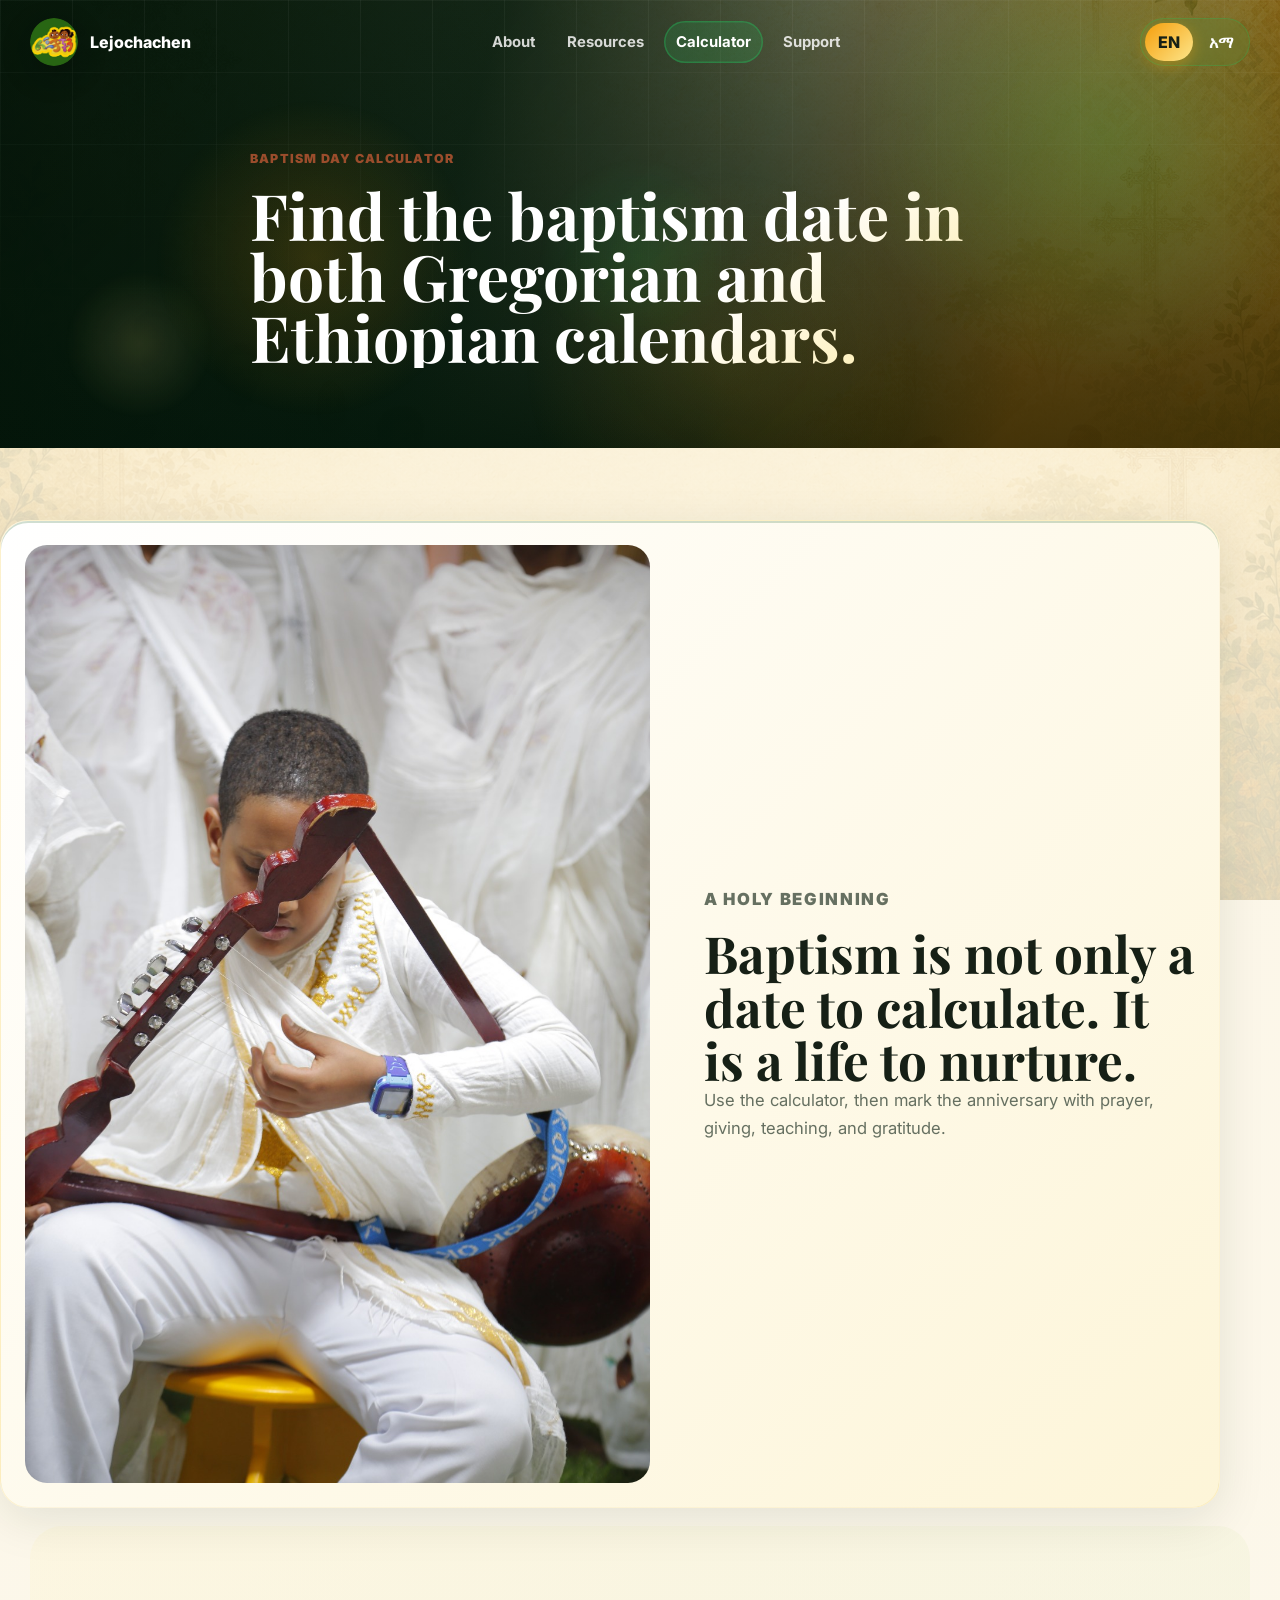
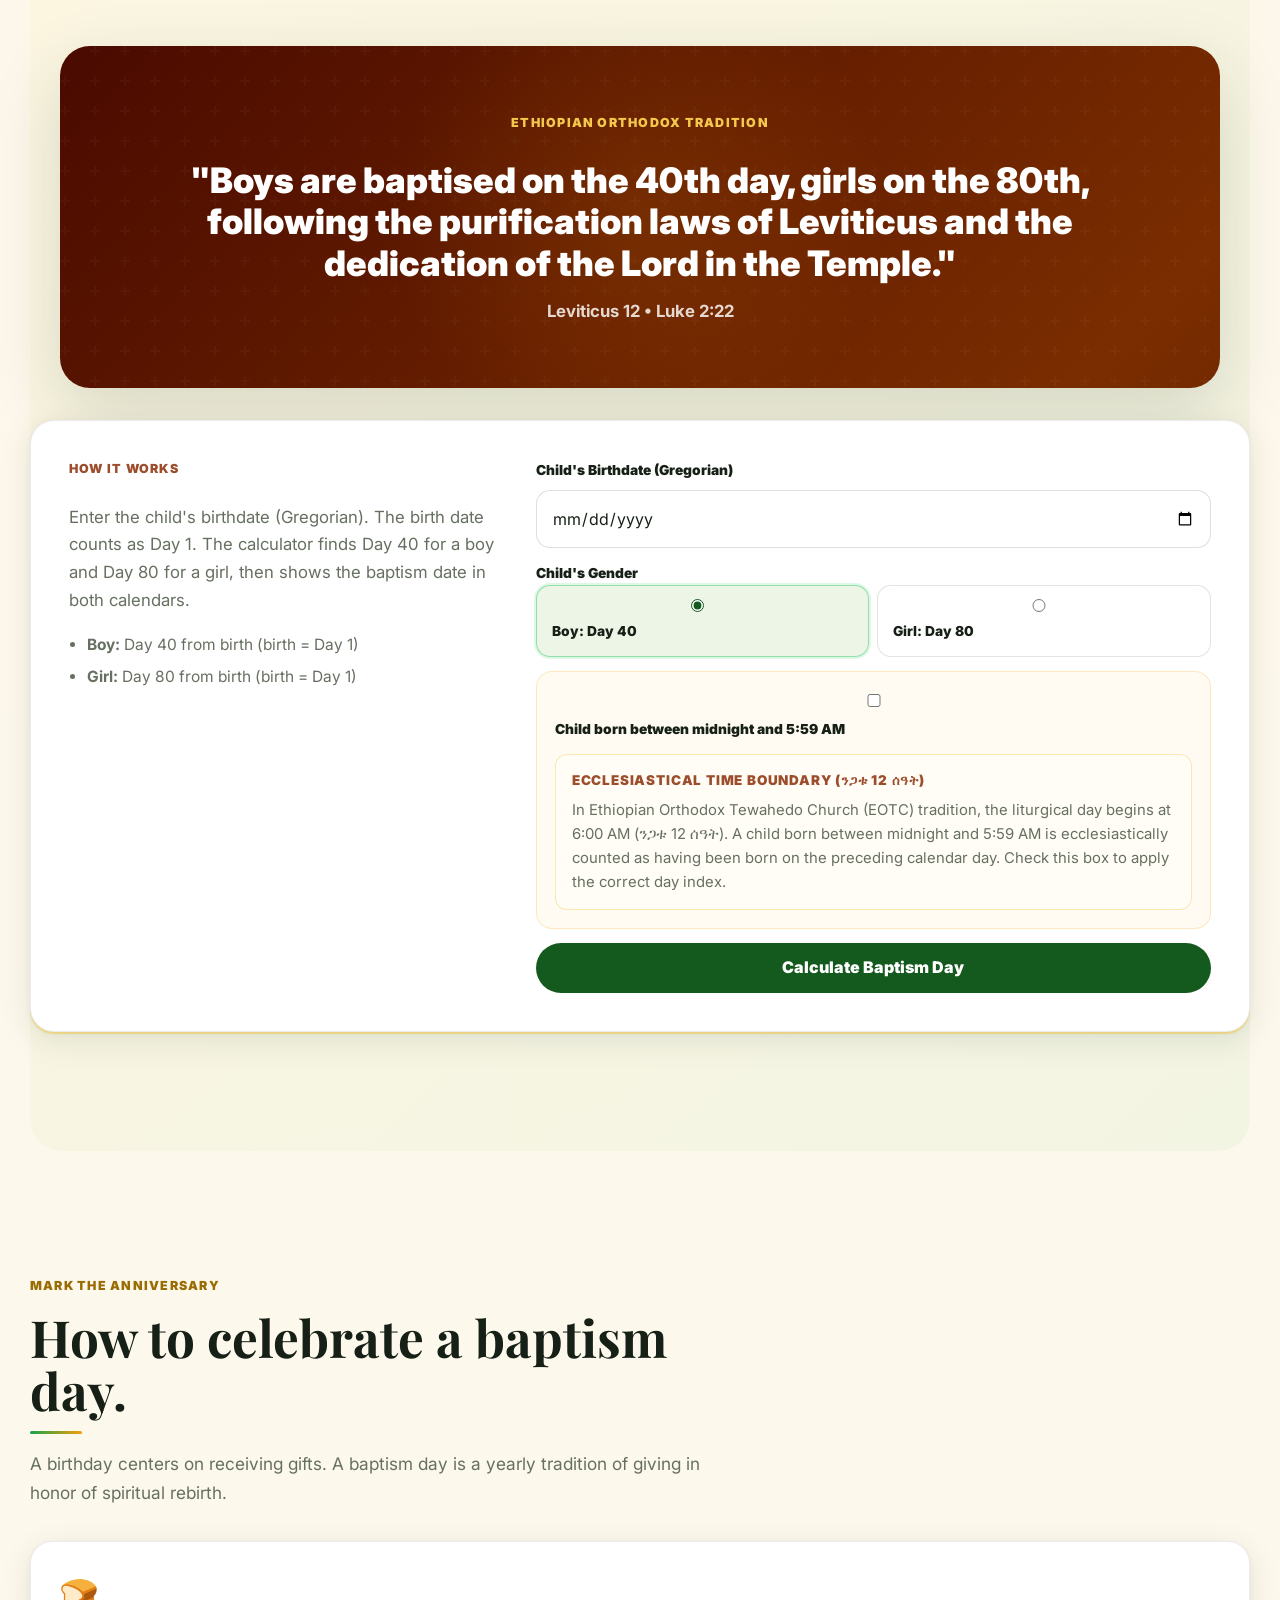
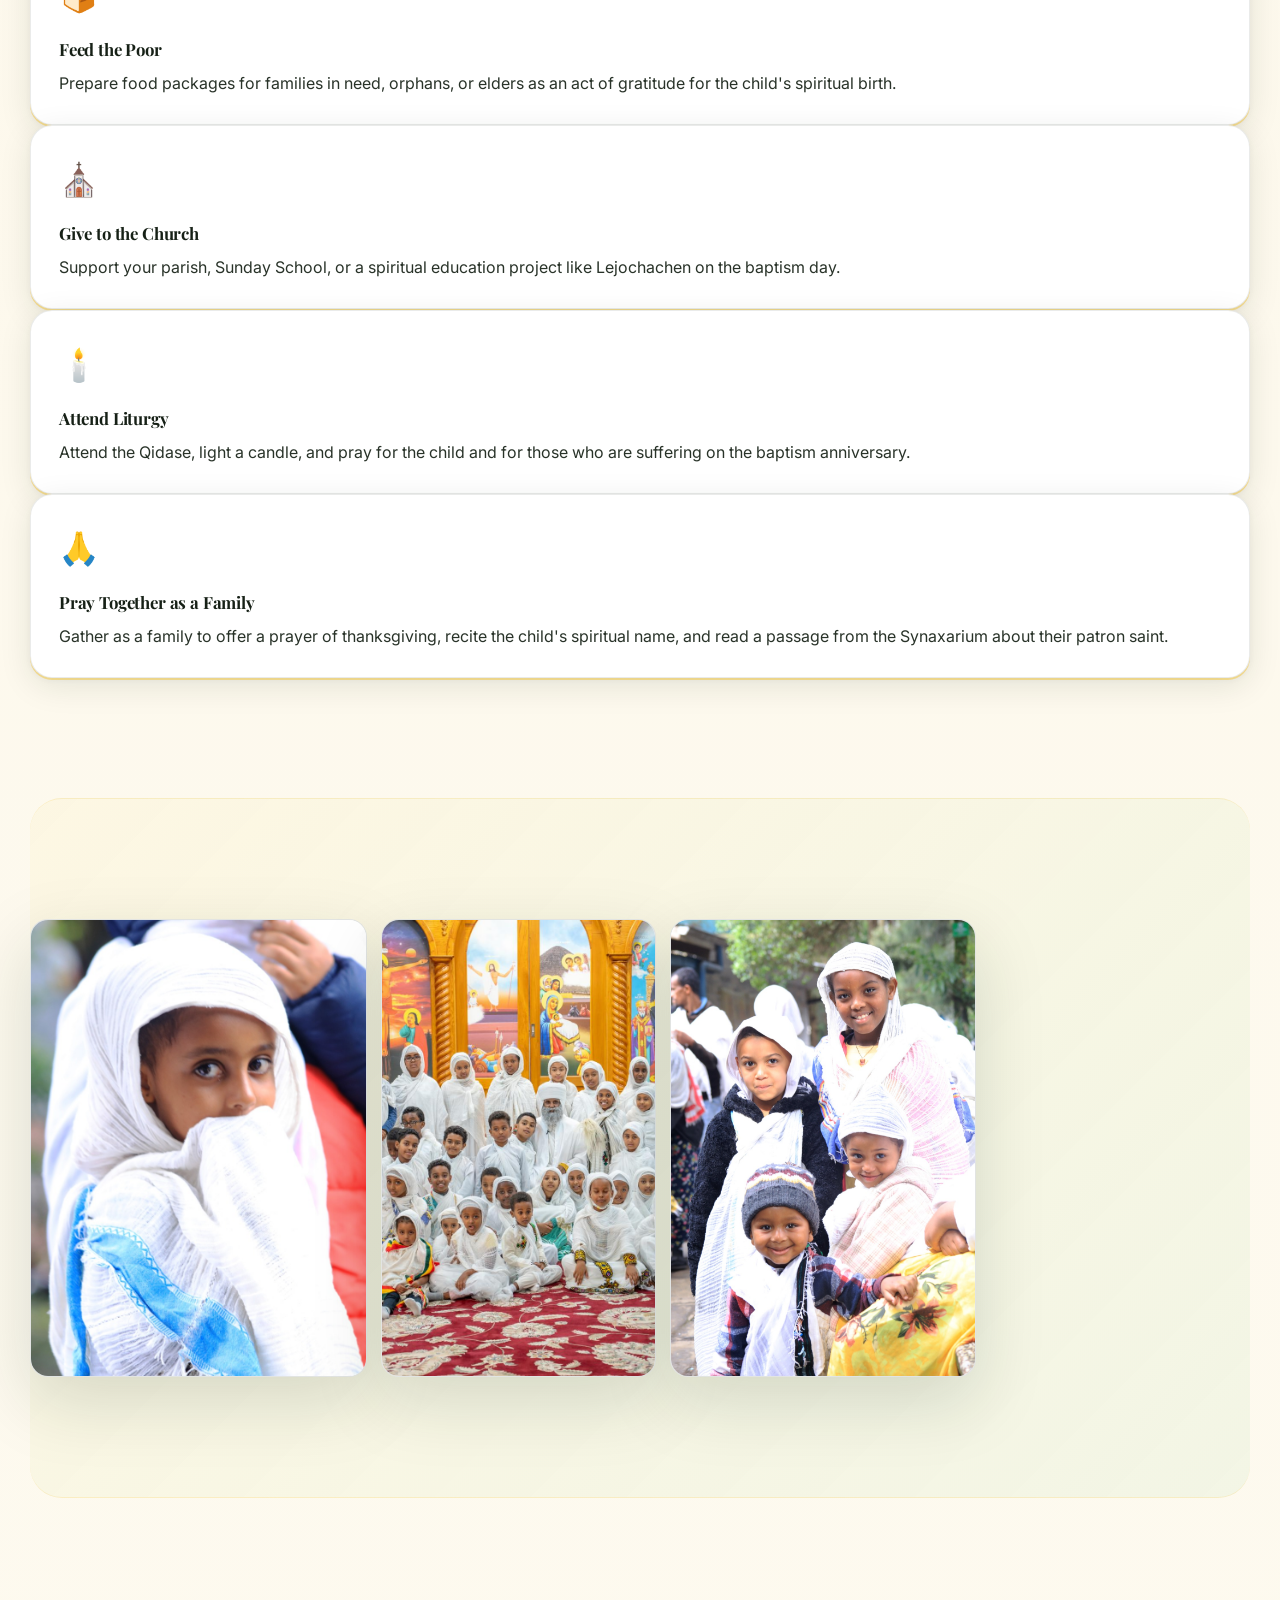
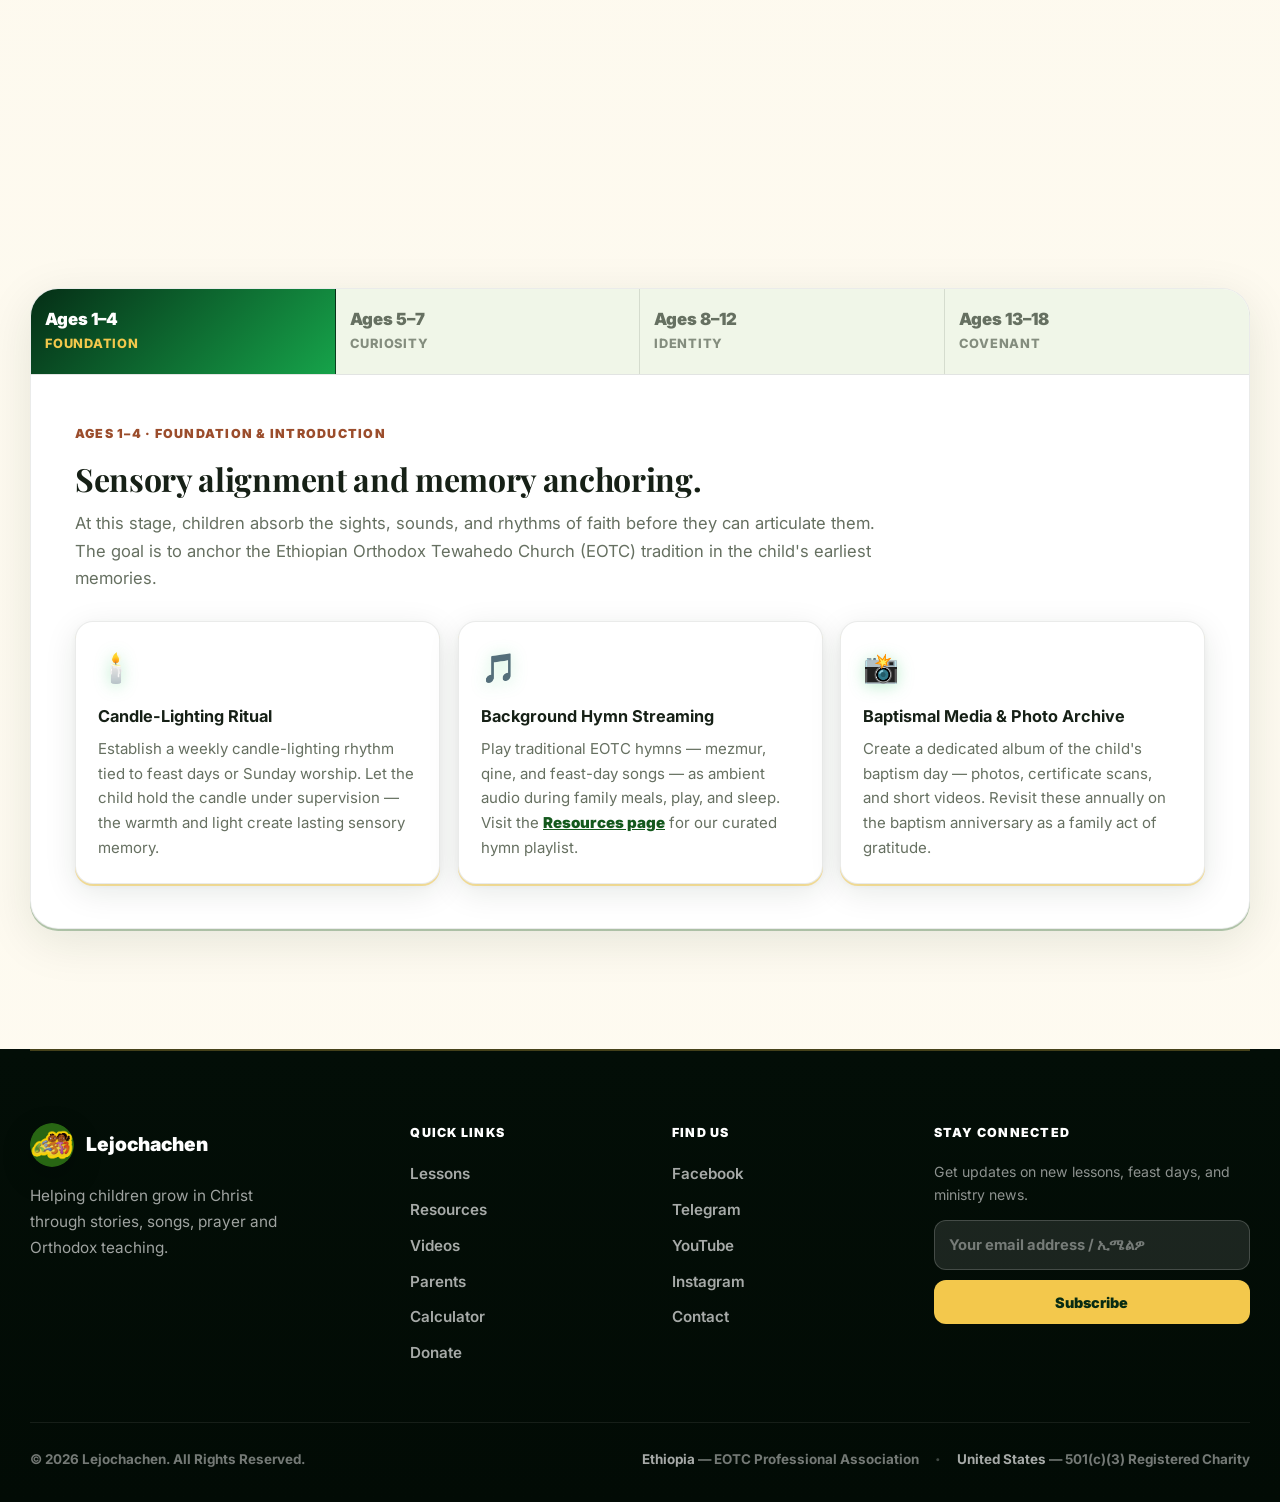
<file: baptism.html>
<!DOCTYPE html>
<html lang="en">
<head>
  <meta charset="UTF-8" />
  <meta name="viewport" content="width=device-width, initial-scale=1.0" />
  <title>Baptism Calculator | Lejochachen</title>
  <link rel="stylesheet" href="styles.css" />
  <link rel="stylesheet" href="visual.css" />
</head>
<body data-lang="en">
  <header class="site-shell subpage-shell" id="top">
    <nav class="nav" aria-label="Primary navigation">
      <a class="brand" href="index.html">
        <img src="assets/logo.png" alt="Lejochachen logo">
        <span><span class="lang en">Lejochachen</span><span class="lang am">ልጆቻችን</span></span>
      </a>

      <div class="nav-links">
        <div class="nav-item">
          <a href="about.html"><span class="lang en">About</span><span class="lang am">ስለ እኛ</span></a>
          <div class="dropdown-menu">
            <a href="about.html#purpose"><span class="lang en">Our Purpose</span><span class="lang am">ዓላማችን</span></a>
            <a href="about.html#story"><span class="lang en">Our Story & Leadership</span><span class="lang am">ታሪካችንና አመራር</span></a>
            <a href="about.html#recognition"><span class="lang en">Church Recognition</span><span class="lang am">የቤተ ክርስቲያን ዕውቅና</span></a>
            <a href="about.html#legal-entities"><span class="lang en">Legal Entities</span><span class="lang am">ሕጋዊ አካላት</span></a>
            <a href="about.html#leadership"><span class="lang en">Leadership</span><span class="lang am">አመራር</span></a>
          </div>
        </div>
        <div class="nav-item">
          <a href="resources.html"><span class="lang en">Resources</span><span class="lang am">መረጃዎች</span></a>
          <div class="dropdown-menu">
            <a href="resources.html#youtube"><span class="lang en">YouTube Channel</span><span class="lang am">የዩቱብ ቻናል</span></a>
            <a href="parents.html"><span class="lang en">For Parents</span><span class="lang am">ለወላጆች</span></a>
            <a href="children.html"><span class="lang en">For Children</span><span class="lang am">ለልጆች</span></a>
          </div>
        </div>
        <a href="baptism.html"><span class="lang en">Calculator</span><span class="lang am">ማስያ</span></a>
        <div class="nav-item">
          <a href="support.html"><span class="lang en">Support</span><span class="lang am">ድጋፍ</span></a>
          <div class="dropdown-menu">
            <a href="support.html#why"><span class="lang en">Why Support Us</span><span class="lang am">ለምን ይደግፉናል</span></a>
            <a href="support.html#give"><span class="lang en">Give / Volunteer</span><span class="lang am">ይስጡ / ያገልግሉ</span></a>
            <a href="support.html#join"><span class="lang en">Become a Member</span><span class="lang am">አባል ይሁኑ</span></a>
            <a href="support.html#contact"><span class="lang en">Contact</span><span class="lang am">ያግኙን</span></a>
          </div>
        </div>
      </div>

      <div class="language-toggle" aria-label="Language selector">
        <button type="button" class="lang-btn active" data-set-lang="en">EN</button>
        <button type="button" class="lang-btn" data-set-lang="am">አማ</button>
      </div>
    </nav>

    <section class="page-hero">
      <p class="eyebrow"><span class="lang en">Baptism Day Calculator</span><span class="lang am">የጥምቀት ቀን ማስያ</span></p>
      <h1><span class="lang en">Find the baptism date in both Gregorian and Ethiopian calendars.</span><span class="lang am">የጥምቀት ቀንን በጎርጎርዮሳዊና በኢትዮጵያ ቀን ያስሉ።</span></h1>
    </section>
  </header>

  <main>
    <section class="wide-photo-band baptism-photo-band">
      <img src="assets/gallery/PHOTO-2026-06-06-01-38-26.jpg" alt="Children gathered at church for baptism and spiritual formation" data-gallery-img>
      <div>
        <p class="eyebrow"><span class="lang en">A Holy Beginning</span><span class="lang am">ቅዱስ መጀመሪያ</span></p>
        <h2><span class="lang en">Baptism is not only a date to calculate. It is a life to nurture.</span><span class="lang am">ጥምቀት የሚቆጠር ቀን ብቻ አይደለም። የሚንከባከበው ሕይወት ነው።</span></h2>
        <p><span class="lang en">Use the calculator, then mark the anniversary with prayer, giving, teaching, and gratitude.</span><span class="lang am">ማስያውን ይጠቀሙ፣ ከዚያም ዓመታዊውን ቀን በጸሎት፣ በመስጠት፣ በትምህርትና በምስጋና ያስቡ።</span></p>
      </div>
    </section>

    <section class="section baptism-section">

      <!-- Scripture context -->
      <div class="scripture-break" style="margin-bottom: 32px;">
        <span class="mini-label"><span class="lang en">Ethiopian Orthodox Tradition</span><span class="lang am">የኢትዮጵያ ኦርቶዶክስ ልምድ</span></span>
        <blockquote style="font-size: clamp(1.3rem, 3vw, 2.2rem);">
          <span class="lang en">"Boys are baptised on the 40th day, girls on the 80th, following the purification laws of Leviticus and the dedication of the Lord in the Temple."</span>
          <span class="lang am">"ወንዶች ልጆች በ40ኛው ቀን፣ ሴቶች ልጆች በ80ኛው ቀን ይጠመቃሉ፤ የሌዋውያንን የንጽሕና ሕግ እና የጌታን ቤተ ክርስቲያን ውስጥ ማቅረቡን ተከትሎ።"</span>
        </blockquote>
        <strong><span class="lang en">Leviticus 12 • Luke 2:22</span><span class="lang am">ሌዋውያን 12 • ሉቃስ 2፡22</span></strong>
      </div>

      <!-- Calculator card -->
      <div class="calculator-card">
        <div class="calculator-intro">
          <span class="mini-label"><span class="lang en">How it works</span><span class="lang am">እንዴት ይሠራል</span></span>
          <p><span class="lang en">Enter the child's birthdate (Gregorian). The birth date counts as Day 1. The calculator finds Day 40 for a boy and Day 80 for a girl, then shows the baptism date in both calendars.</span><span class="lang am">የልጁን/የልጅቷን የጎርጎርዮሳዊ የልደት ቀን ያስገቡ። የልደት ቀን ቀን 1 ነው። ለወንድ 40ኛ ቀን፣ ለሴት 80ኛ ቀን ያሳያል።</span></p>
          <ul style="padding-left: 18px; color: var(--muted); font-size: 0.97rem; margin-top: 8px; display: grid; gap: 6px;">
            <li><span class="lang en"><strong>Boy:</strong> Day 40 from birth (birth = Day 1)</span><span class="lang am"><strong>ወንድ፡</strong> ከልደት 40ኛ ቀን (ልደት = ቀን 1)</span></li>
            <li><span class="lang en"><strong>Girl:</strong> Day 80 from birth (birth = Day 1)</span><span class="lang am"><strong>ሴት፡</strong> ከልደት 80ኛ ቀን (ልደት = ቀን 1)</span></li>
          </ul>
        </div>

        <form class="baptism-form" id="baptism-form">
          <label class="birthdate-field">
            <span><span class="lang en">Child's Birthdate (Gregorian)</span><span class="lang am">የልጁ/ልጅቷ የልደት ቀን (ጎርጎርዮሳዊ)</span></span>
            <input id="bdate" type="date" required>
          </label>

          <fieldset>
            <legend><span class="lang en">Child's Gender</span><span class="lang am">የልጁ ጾታ</span></legend>
            <label class="radio-pill">
              <input type="radio" name="gender" value="male" checked>
              <span><span class="lang en">Boy: Day 40</span><span class="lang am">ወንድ፡ 40ኛ ቀን</span></span>
            </label>
            <label class="radio-pill">
              <input type="radio" name="gender" value="female">
              <span><span class="lang en">Girl: Day 80</span><span class="lang am">ሴት፡ 80ኛ ቀን</span></span>
            </label>
          </fieldset>

          <!-- Night-birth ecclesiastical edge-case -->
          <div class="night-birth-toggle">
            <label class="night-birth-label">
              <input type="checkbox" id="night-birth">
              <span>
                <span class="lang en">Child born between midnight and 5:59 AM</span>
                <span class="lang am">ልጁ/ልጅቷ ከሌሊቱ 12 እስከ ንጋቱ 12 ሰዓት (5:59 AM) ልደዱ</span>
              </span>
            </label>
            <div class="night-birth-info">
              <strong class="night-birth-info-title">
                <span class="lang en">Ecclesiastical Time Boundary (ንጋቱ 12 ሰዓት)</span>
                <span class="lang am">የቀን መቀያየሪያ ሰዓት — ንጋቱ 12 ሰዓት</span>
              </strong>
              <p>
                <span class="lang en">In Ethiopian Orthodox Tewahedo Church (EOTC) tradition, the liturgical day begins at 6:00 AM (ንጋቱ 12 ሰዓት). A child born between midnight and 5:59 AM is ecclesiastically counted as having been born on the preceding calendar day. Check this box to apply the correct day index.</span>
                <span class="lang am">በኢትዮጵያ ኦርቶዶክስ ተዋህዶ ቤተ ክርስቲያን (EOTC) ወጋዊ ቀን ቆጥሮ፣ አዲሱ ቀን የሚጀምረው ንጋቱ 12 ሰዓት (ጎርጎሮሳዊ 6:00 ጠዋት) ነው። ከሌሊቱ 12 እስከ ንጋቱ 12 ሰዓት (5:59 AM) የተወለደ ልጅ ቀዳሚው ቀን እንደተወለደ ይቆጠራል። ይህን ሳጥን ምልክት ያድርጉ።</span>
              </p>
            </div>
          </div>

          <button type="submit">
            <span class="lang en">Calculate Baptism Day</span>
            <span class="lang am">የጥምቀት ቀን አስላ</span>
          </button>

          <div class="calculator-result" id="baptism-result" style="display:none;">
            <!-- filled by app.js -->
          </div>
        </form>
      </div>

    </section>

    <!-- Celebration guidance -->
    <section class="section baptism-celebrate-section">
      <div class="section-heading compact">
        <p class="eyebrow"><span class="lang en">Mark the Anniversary</span><span class="lang am">ዓመታዊ ቀንን ያክብሩ</span></p>
        <h2><span class="lang en">How to celebrate a baptism day.</span><span class="lang am">የጥምቀት ቀንን እንዴት እናክብር።</span></h2>
        <p class="section-lead"><span class="lang en">A birthday centers on receiving gifts. A baptism day is a yearly tradition of giving in honor of spiritual rebirth.</span><span class="lang am">የልደት ቀን ብዙ ጊዜ ስጦታ መቀበል ላይ ያተኩራል። የጥምቀት ቀን ግን ዓመታዊ የመስጠት ወግ ነው።</span></p>
      </div>
      <div class="celebrate-grid">
        <div class="why-card">
          <span class="card-icon">🍞</span>
          <h3><span class="lang en">Feed the Poor</span><span class="lang am">ድሆችን ምግብ አቅርቡ</span></h3>
          <p><span class="lang en">Prepare food packages for families in need, orphans, or elders as an act of gratitude for the child's spiritual birth.</span><span class="lang am">ለድሃ ቤተሰቦች፣ ለወላጅ አልባ ልጆች ወይም ለአረጋውያን ምግብ ማዘጋጀት — ለልጁ/ልጅቷ መንፈሳዊ ልደት ምስጋና።</span></p>
        </div>
        <div class="why-card">
          <span class="card-icon">⛪</span>
          <h3><span class="lang en">Give to the Church</span><span class="lang am">ለቤተ ክርስቲያን ስጡ</span></h3>
          <p><span class="lang en">Support your parish, Sunday School, or a spiritual education project like Lejochachen on the baptism day.</span><span class="lang am">የጥምቀት ቀን ቤተ ክርስቲያናችሁን፣ ሰንበት ትምህርት ቤቱን ወይም ልጆቻችን ያለ ፕሮጀክት ይደግፉ።</span></p>
        </div>
        <div class="why-card">
          <span class="card-icon">🕯️</span>
          <h3><span class="lang en">Attend Liturgy</span><span class="lang am">ቅዳሴ ይሳተፉ</span></h3>
          <p><span class="lang en">Attend the Qidase, light a candle, and pray for the child and for those who are suffering on the baptism anniversary.</span><span class="lang am">ቅዳሴ ይሳተፉ፣ ሻማ ያብሩ፣ ለልጁ/ልጅቷ እና ለሚሰቃዩ ሰዎች ይጸልዩ።</span></p>
        </div>
        <div class="why-card">
          <span class="card-icon">🙏</span>
          <h3><span class="lang en">Pray Together as a Family</span><span class="lang am">እንደ ቤተሰብ አብረን እንጸልይ</span></h3>
          <p><span class="lang en">Gather as a family to offer a prayer of thanksgiving, recite the child's spiritual name, and read a passage from the Synaxarium about their patron saint.</span><span class="lang am">እንደ ቤተሰብ ተሰብስቡ — የምስጋና ጸሎት ያቅርቡ፣ የልጁ/ልጅቷን ሥም ይናገሩ፣ ከስነ-ጽሐፈ ቅዱሳን ያንብቡ።</span></p>
        </div>
      </div>
    </section>

    <section class="section gallery-section">
      <div class="image-ribbon">
        <figure data-gallery-card><img src="assets/gallery/PHOTO-2026-06-06-01-44-08 3.jpg" alt="Children praying together" data-gallery-img></figure>
        <figure data-gallery-card><img src="assets/gallery/PHOTO-2026-06-06-01-33-40.jpg" alt="Children in Ethiopian Orthodox traditional dress" data-gallery-img></figure>
        <figure data-gallery-card><img src="assets/gallery/PHOTO-2026-06-06-01-44-06.jpg" alt="A child receiving a blessing" data-gallery-img></figure>
      </div>
    </section>

    <!-- ── Age-Appropriate Spiritual Roadmap ── -->
    <section class="section age-roadmap-section">
      <div class="section-heading compact">
        <p class="eyebrow"><span class="lang en">Interactive Spiritual Roadmap</span><span class="lang am">ዕድሜ-ተኮር የመንፈሳዊ ምስረታ ካርታ</span></p>
        <h2><span class="lang en">Four stages of faith formation and identity.</span><span class="lang am">ቃለ ኪዳን ምስረታ አራት ደረጃዎች።</span></h2>
        <p class="section-lead"><span class="lang en">From baptism day forward, each stage of childhood calls for different engagement. Explore the roadmap for your child's current stage.</span><span class="lang am">ከጥምቀት ቀን ጀምሮ፣ የልጅነት እያንዳንዱ ደረጃ የተለየ ሕብረት ይፈልጋል። ለልጅዎ ወቅታዊ ደረጃ ካርታውን ያስሱ።</span></p>
      </div>

      <div class="age-roadmap">
        <!-- Tab buttons -->
        <div class="roadmap-tabs" role="tablist">
          <button class="roadmap-tab-btn active" data-panel="roadmap-1-4" role="tab" aria-selected="true">
            <span class="roadmap-tab-age"><span class="lang en">Ages</span><span class="lang am">ዕድሜ</span> 1–4</span>
            <span class="roadmap-tab-label"><span class="lang en">Foundation</span><span class="lang am">መሠረት</span></span>
          </button>
          <button class="roadmap-tab-btn" data-panel="roadmap-5-7" role="tab" aria-selected="false">
            <span class="roadmap-tab-age"><span class="lang en">Ages</span><span class="lang am">ዕድሜ</span> 5–7</span>
            <span class="roadmap-tab-label"><span class="lang en">Curiosity</span><span class="lang am">የጥያቄ ወቅት</span></span>
          </button>
          <button class="roadmap-tab-btn" data-panel="roadmap-8-12" role="tab" aria-selected="false">
            <span class="roadmap-tab-age"><span class="lang en">Ages</span><span class="lang am">ዕድሜ</span> 8–12</span>
            <span class="roadmap-tab-label"><span class="lang en">Identity</span><span class="lang am">ማንነት</span></span>
          </button>
          <button class="roadmap-tab-btn" data-panel="roadmap-13-18" role="tab" aria-selected="false">
            <span class="roadmap-tab-age"><span class="lang en">Ages</span><span class="lang am">ዕድሜ</span> 13–18</span>
            <span class="roadmap-tab-label"><span class="lang en">Covenant</span><span class="lang am">ቃል ኪዳን</span></span>
          </button>
        </div>

        <!-- Tab 1: Ages 1–4 -->
        <div class="roadmap-panel" id="roadmap-1-4" role="tabpanel">
          <div class="roadmap-panel-header">
            <span class="mini-label"><span class="lang en">Ages 1–4 · Foundation &amp; Introduction</span><span class="lang am">ዕድሜ 1–4 · መሠረትና ቅኝት</span></span>
            <h3><span class="lang en">Sensory alignment and memory anchoring.</span><span class="lang am">ስሜታዊ ትስስርና የትዝታ መቀረጽ።</span></h3>
            <p><span class="lang en">At this stage, children absorb the sights, sounds, and rhythms of faith before they can articulate them. The goal is to anchor the Ethiopian Orthodox Tewahedo Church (EOTC) tradition in the child's earliest memories.</span><span class="lang am">በዚህ ደረጃ ልጆች ምስሉን፣ ድምፁን፣ እና ሪትሙን ከእምነት ጋር ይሰምራሉ። ዓላማው ቀደምት ትዝታቸው ውስጥ EOTC ወጉን ማቀረቅ ነው።</span></p>
          </div>
          <div class="roadmap-features">
            <div class="roadmap-feature-card">
              <span class="roadmap-icon">🕯️</span>
              <h4><span class="lang en">Candle-Lighting Ritual</span><span class="lang am">ሻማ ማብሪያ ሥርዓት</span></h4>
              <p><span class="lang en">Establish a weekly candle-lighting rhythm tied to feast days or Sunday worship. Let the child hold the candle under supervision — the warmth and light create lasting sensory memory.</span><span class="lang am">ከዓላት ወይም ከሰንበት አምልኮ ጋር ተያይዞ ሳምንታዊ ሻማ ማብሪያ ሥርዓት ይጀምሩ። ልጁ/ልጅቷ ሻማ ይዞ ይምራ — ሙቀቱና ብርሃኑ ዘላቂ ስሜታዊ ትዝታ ይፈጥራሉ።</span></p>
            </div>
            <div class="roadmap-feature-card">
              <span class="roadmap-icon">🎵</span>
              <h4><span class="lang en">Background Hymn Streaming</span><span class="lang am">የዜማ ዳራ አዳምጦ</span></h4>
              <p><span class="lang en">Play traditional EOTC hymns — mezmur, qine, and feast-day songs — as ambient audio during family meals, play, and sleep. Visit the <a href="resources.html#youtube">Resources page</a> for our curated hymn playlist.</span><span class="lang am">ቤተሰባዊ ምግብ፣ ጨዋታ እና እንቅልፍ ወቅት ባህላዊ EOTC መዝሙሮችን — መዝሙር፣ ቅኔ — አዳምጡ። ለሙዚቃ ዝርዝር <a href="resources.html#youtube">ሀብቶች ገጽ</a> ይጎብኙ።</span></p>
            </div>
            <div class="roadmap-feature-card">
              <span class="roadmap-icon">📸</span>
              <h4><span class="lang en">Baptismal Media &amp; Photo Archive</span><span class="lang am">የጥምቀት ፎቶና ሚዲያ ማኅደር</span></h4>
              <p><span class="lang en">Create a dedicated album of the child's baptism day — photos, certificate scans, and short videos. Revisit these annually on the baptism anniversary as a family act of gratitude.</span><span class="lang am">የልጁ/ልጅቷ የጥምቀት ቀን ወደ ልዩ አልበም ያሰባስቡ — ፎቶዎች፣ ሰርቲፊኬት ቅኝቶች፣ አጭር ቪዲዮዎች። ዓመታዊ ምስጋና ሥርዓት ሆኖ ይቀጥል።</span></p>
            </div>
          </div>
        </div>

        <!-- Tab 2: Ages 5–7 -->
        <div class="roadmap-panel" id="roadmap-5-7" hidden role="tabpanel">
          <div class="roadmap-panel-header">
            <span class="mini-label"><span class="lang en">Ages 5–7 · Curiosity &amp; Storytelling</span><span class="lang am">ዕድሜ 5–7 · ጥያቄና ትረካ</span></span>
            <h3><span class="lang en">Narrative engagement and primary semantic learning.</span><span class="lang am">ትረካ ትስስርና መሠረታዊ ትርጓሜ ትምህርት።</span></h3>
            <p><span class="lang en">Children begin asking "why" and "who." Connect the Ethiopian Orthodox Tewahedo Church (EOTC) stories to their daily questions — the saints become friends, the feasts become celebrations they anticipate.</span><span class="lang am">ልጆቹ "ለምን" እና "ማን" ይጀምራሉ። EOTC ታሪኮችን ከዕለታዊ ጥያቄዎቻቸው ጋር ያሳዩ — ቅዱሳን ጓደኞቻቸው ይሆናሉ፣ ዓላት ሲጠባበቋቸው ይሆናሉ።</span></p>
          </div>
          <div class="roadmap-features">
            <div class="roadmap-feature-card">
              <span class="roadmap-icon">✝️</span>
              <h4><span class="lang en">Spiritual Name Meaning</span><span class="lang am">የሥም መንፈሳዊ ትርጓሜ</span></h4>
              <p><span class="lang en">Teach the child the full story of the saint or theological concept behind their spiritual (baptismal) name. Who was this saint? What did they sacrifice? How does the name shape who you're called to be?</span><span class="lang am">ልጁ/ልጅቷ ለጥምቀት ስማቸው ጀርባ ያለውን ቅዱስ ወይም ሥነ-መለኮታዊ ትርጓሜ ሙሉ ታሪክ ያስተምሩ። ቅዱሱ ማን ነው? ምን ጀመሩ? ስሙ ማነት ወደ ምን ይጠራዎት?</span></p>
            </div>
            <div class="roadmap-feature-card">
              <span class="roadmap-icon">👑</span>
              <h4><span class="lang en">Build a Paper "Covenant Crown"</span><span class="lang am">የወረቀት "ቃል ኪዳን ዘውድ" ሥሩ</span></h4>
              <p><span class="lang en">A hands-on craft: help the child design and assemble a paper crown representing their covenant with God through baptism. Each segment of the crown can name one virtue, one feast, or one saint associated with their name. Frame it and display it.</span><span class="lang am">ማድረጊያ ሥራ: ልጁ/ልጅቷ ከጥምቀት ጋር ያለ ቃል ኪዳናቸውን የሚወክል የወረቀት ዘውድ ያቅዱ። የዘውዱ እያንዳንዱ ክፍል አንድ ፈሪሐ፣ አንድ ዓል፣ ወይም ስማቸው ጋር ቅዱስ ሊሰይም ይችላል። ፍሬም አድርገው ያስቀምጡ።</span></p>
            </div>
            <div class="roadmap-feature-card">
              <span class="roadmap-icon">📖</span>
              <h4><span class="lang en">Stories from the Synaxarium</span><span class="lang am">ከስነ-ጽሐፈ ቅዱሳን ታሪኮች</span></h4>
              <p><span class="lang en">Read age-appropriate synaxarium (Senkesar) stories once a week together. Connect each saint's story to a modern scenario the child recognizes — courage, kindness, honesty, faith under pressure.</span><span class="lang am">ሳምንት አንድ ጊዜ ዕድሜ-ተኮር ስነ-ጽሐፈ ቅዱሳን ታሪኮችን አብረው ያንብቡ። ጀግንነት፣ ደግነት፣ ታማኝነት — ቅዱሱ ታሪክ ልጁ/ልጅቷ ከሚያውቃቸው ዘመናዊ ሁኔታዎች ጋር ያዛምዱ።</span></p>
            </div>
          </div>
        </div>

        <!-- Tab 3: Ages 8–12 -->
        <div class="roadmap-panel" id="roadmap-8-12" hidden role="tabpanel">
          <div class="roadmap-panel-header">
            <span class="mini-label"><span class="lang en">Ages 8–12 · Identity Framework &amp; Active Almsgiving</span><span class="lang am">ዕድሜ 8–12 · ማንነት ምስረታ እና ንቁ ምጽዋት</span></span>
            <h3><span class="lang en">Behavioral shifts from receiving to proactive giving.</span><span class="lang am">ከመቀበል ወደ ንቁ መስጠት ያለ የባህሪ ለውጥ።</span></h3>
            <p><span class="lang en">The child can now take active roles in the family's faith life. This stage builds responsibility, generosity, and direct engagement with the Ethiopian Orthodox Tewahedo Church (EOTC) community.</span><span class="lang am">ልጁ/ልጅቷ አሁን ቤተሰቡ የእምነት ሕይወት ውስጥ ንቁ ሚና መጫወት ይችላሉ። ይህ ደረጃ ኃላፊነትን፣ ልግስናን እና EOTC ማኅበረሰብ ጋር ቀጥተኛ ትስስርን ይገነባል።</span></p>
          </div>
          <div class="roadmap-features">
            <div class="roadmap-feature-card">
              <span class="roadmap-icon">📋</span>
              <h4><span class="lang en">Scripture Reading Tracker</span><span class="lang am">የቅዱስ ጽሑፍ ንባብ መከታተያ</span></h4>
              <p><span class="lang en">Create a monthly reading checklist: Psalms, Gospel passages, and feast-day epistles. Each completed reading is marked. Review together at month's end and discuss what resonated. A simple notebook works well.</span><span class="lang am">ወርሃዊ ዝርዝር ያዘጋጁ: መዝሙር፣ ወንጌል፣ የዓላት ኤፊስጦሳ። ሙሉ ንባብ ምልክት ያድርጉ። ወርሃ መጨረሻ አብረው ይቃኙ። ቀላል ደብተር ጥሩ ነው።</span></p>
              <div class="roadmap-checklist">
                <label><input type="checkbox"> <span><span class="lang en">Psalm of the week</span><span class="lang am">የሳምንቱ መዝሙር</span></span></label>
                <label><input type="checkbox"> <span><span class="lang en">Sunday Gospel reading</span><span class="lang am">የሰንበት ወንጌል</span></span></label>
                <label><input type="checkbox"> <span><span class="lang en">Feast-day epistle</span><span class="lang am">የዓልቱ ኤፊስጦሳ</span></span></label>
                <label><input type="checkbox"> <span><span class="lang en">Monthly prayer of St. Mary</span><span class="lang am">ወርሃዊ የቅድስት ማርያም ጸሎት</span></span></label>
              </div>
            </div>
            <div class="roadmap-feature-card">
              <span class="roadmap-icon">🤝</span>
              <h4><span class="lang en">Community Outreach Checkpoint</span><span class="lang am">የማኅበረሰብ አገልግሎት ምልክት</span></h4>
              <p><span class="lang en">Quarterly acts of giving: prepare food for families in need, visit an elder, or donate to the Sunday School. Track each act and discuss its spiritual significance afterward.</span><span class="lang am">ሩብ ዓመታዊ የምጽዋት ድርጊቶች: ለቤተሰቦች ምግብ ማዘጋጀት፣ አረጋዊን መጎብኘት፣ ለሰንበት ትምህርት ቤት መስጠት። ድርጊቶቹን ይከታተሉ።</span></p>
              <div class="roadmap-checklist">
                <label><input type="checkbox"> <span><span class="lang en">Q1 act of giving completed</span><span class="lang am">1ኛ ሩብ ዓመት ምጽዋት</span></span></label>
                <label><input type="checkbox"> <span><span class="lang en">Q2 act of giving completed</span><span class="lang am">2ኛ ሩብ ዓመት ምጽዋት</span></span></label>
                <label><input type="checkbox"> <span><span class="lang en">Q3 act of giving completed</span><span class="lang am">3ኛ ሩብ ዓመት ምጽዋት</span></span></label>
                <label><input type="checkbox"> <span><span class="lang en">Q4 act of giving completed</span><span class="lang am">4ኛ ሩብ ዓመት ምጽዋት</span></span></label>
              </div>
            </div>
            <div class="roadmap-feature-card">
              <span class="roadmap-icon">☎️</span>
              <h4><span class="lang en">Godparent Engagement Checkpoint</span><span class="lang am">የሰምዕ ወላጅ ቅርብ ሁኔታ</span></h4>
              <p><span class="lang en">Set a bi-annual checkpoint where the child personally contacts their spiritual godparents (Semae Wolaj) — by phone, letter, or in person. This reinforces the covenantal relationship established at baptism.</span><span class="lang am">ልጁ/ልጅቷ ራሱ/ራሷ ሰምዕ ወላጆቻቸውን — ስልክ፣ ደብዳቤ፣ ወይም ሰው በሰው — በዓመት ሁለቴ ያነጋግሩ። ይህ ከጥምቀት ቃል ኪዳን ጋር ቁርኝቱን ያጠናክራል።</span></p>
            </div>
          </div>
        </div>

        <!-- Tab 4: Ages 13–18 -->
        <div class="roadmap-panel" id="roadmap-13-18" hidden role="tabpanel">
          <div class="roadmap-panel-header">
            <span class="mini-label"><span class="lang en">Ages 13–18 · Adolescence &amp; Covenant Renewal</span><span class="lang am">ዕድሜ 13–18 · ጉርምስና እና ቃል ኪዳን ታደሰ</span></span>
            <h3><span class="lang en">Personal commitment and navigating peer dynamics.</span><span class="lang am">ፍርዶት ቁርጠኝነት እና ማህበራዊ ፈተናዎችን መሸናፍ።</span></h3>
            <p><span class="lang en">The adolescent now encounters peer pressure, identity questions, and external social systems that may conflict with their Ethiopian Orthodox Tewahedo Church (EOTC) formation. This stage provides structured tools for covenant renewal and resilience.</span><span class="lang am">ወጣቱ አሁን የእኩዮቹ ተጽዕኖ፣ የማንነት ጥያቄዎች፣ EOTC ምስረታቸው ጋር ሊጋጩ የሚችሉ ውጫዊ ሥርዓቶች ያጋጥሙታሉ/ታሉ። ይህ ደረጃ ቃል ኪዳን ለማደስ ሥርዓታዊ መሳሪያዎችን ያቀርባል።</span></p>
          </div>
          <div class="roadmap-features">
            <div class="roadmap-feature-card">
              <span class="roadmap-icon">🍞</span>
              <h4><span class="lang en">Holy Communion Scheduling Tool</span><span class="lang am">ቅዱስ ቁርባን ሰሌዳ</span></h4>
              <p><span class="lang en">Work with the adolescent to plan Holy Communion (Qurban) attendance aligned with the EOTC calendar — fasting periods, feast days, and major liturgical seasons. A printed monthly calendar with marked dates builds intentional practice.</span><span class="lang am">ቅዱስ ቁርባን (ቁርቤ) — ጾምና ፍስሓ — ሳምንታዊ ሰሌዳ አብረው ያቅዱ። ምልክት የተደረጉ ቀናት ያሉት ወርሃዊ ካሌንደር ሆን ብሎ ልምምድ ይሠራሉ።</span></p>
            </div>
            <div class="roadmap-feature-card">
              <span class="roadmap-icon">💬</span>
              <h4><span class="lang en">Family Dialogue Templates</span><span class="lang am">የቤተሰብ ውይይት ማዕቀፎች</span></h4>
              <p><span class="lang en">Structured conversations for families navigating topics like: peer pressure on fasting and faith practices, questions about identity in a diaspora context, social events that conflict with liturgical obligations. These dialogues are meant to be honest, non-judgmental, and theologically grounded.</span><span class="lang am">ስለ ጾምና እምነት ልምምድ ሲደርስ የእኩዮቹ ተጽዕኖ፣ ዲያስፖራ ማንነት ጥያቄዎች፣ ሥርዓተ አምልኮ ጋር የሚጋጩ ማህበራዊ ዝግጅቶች ያሉ ቤተሰቦች ለሚነጋገሩ ሥርዓታዊ ውይይቶች።</span></p>
            </div>
            <div class="roadmap-feature-card">
              <span class="roadmap-icon">📚</span>
              <h4><span class="lang en">Theological Text Resources</span><span class="lang am">ሥነ-መለኮታዊ ጽሑፍ ሀብቶች</span></h4>
              <p><span class="lang en">Introduce age-appropriate EOTC theological texts: the Fetha Negest, Haymanot Abew, select Anaphoras. Begin with the "why" — why does EOTC believe what it believes, and how does it differ from other traditions? Deep understanding builds resilient faith.</span><span class="lang am">ዕድሜ-ተኮር EOTC ሥነ-መለኮታዊ ጽሑፎችን ያስተምሩ: ፍትሐ ነገሥት፣ ሃይማኖት አበው፣ ምርጥ አናፎራዎች። "ለምን" ከሚለው ይጀምሩ — EOTC ለምን ያምናል? ሌሎች ወጎች ከምን ይለያል?</span></p>
            </div>
          </div>
        </div>
      </div>
    </section>

  </main>

  <footer class="site-footer">
    <div class="footer-inner">
      <div class="footer-brand-col">
        <a class="brand" href="index.html">
          <img src="assets/logo.png" alt="Lejochachen logo">
          <span><span class="lang en">Lejochachen</span><span class="lang am">ልጆቻችን</span></span>
        </a>
        <p class="footer-tagline">
          <span class="lang en">Helping children grow in Christ through stories, songs, prayer and Orthodox teaching.</span>
          <span class="lang am">ሕፃናትን ታሪኮች፣ መዝሙሮች፣ ጸሎት እና ኦርቶዶክሳዊ ትምህርት በኩል ክርስቶስ ውስጥ እንዲያድጉ ማገዝ።</span>
        </p>
      </div>

      <nav class="footer-col" aria-label="Quick links">
        <h4><span class="lang en">Quick Links</span><span class="lang am">ፈጣን አገናኞች</span></h4>
        <ul>
          <li><a href="children.html"><span class="lang en">Lessons</span><span class="lang am">ትምህርቶች</span></a></li>
          <li><a href="resources.html"><span class="lang en">Resources</span><span class="lang am">ግብዓቶች</span></a></li>
          <li><a href="resources.html#youtube"><span class="lang en">Videos</span><span class="lang am">ቪዲዮዎች</span></a></li>
          <li><a href="parents.html"><span class="lang en">Parents</span><span class="lang am">ወላጆች</span></a></li>
          <li><a href="baptism.html"><span class="lang en">Calculator</span><span class="lang am">ቀመር</span></a></li>
          <li><a href="support.html#give"><span class="lang en">Donate</span><span class="lang am">ይስጡ</span></a></li>
        </ul>
      </nav>

      <div class="footer-col">
        <h4><span class="lang en">Find Us</span><span class="lang am">ያግኙን</span></h4>
        <ul>
          <li><a href="#">Facebook</a></li>
          <li><a href="#">Telegram</a></li>
          <li><a href="resources.html#youtube">YouTube</a></li>
          <li><a href="#">Instagram</a></li>
          <li><a href="support.html#contact"><span class="lang en">Contact</span><span class="lang am">ያነጋግሩን</span></a></li>
        </ul>
      </div>

      <div class="footer-col">
        <h4><span class="lang en">Stay Connected</span><span class="lang am">ተገናኝተው ይቆዩ</span></h4>
        <p class="footer-newsletter-desc">
          <span class="lang en">Get updates on new lessons, feast days, and ministry news.</span>
          <span class="lang am">አዳዲስ ትምህርቶች፣ የቤተ ክርስቲያን በዓላት እና የአገልግሎት ዜናዎችን ያግኙ።</span>
        </p>
        <form class="footer-newsletter-form" onsubmit="return false;">
          <input type="email" placeholder="Your email address / ኢሜልዎ">
          <button type="submit">
            <span class="lang en">Subscribe</span>
            <span class="lang am">ተመዝገቡ</span>
          </button>
        </form>
      </div>
    </div>

    <div class="footer-bottom">
      <p><span class="lang en">© 2026 Lejochachen. All Rights Reserved.</span><span class="lang am">© 2026 ልጆቻችን። መብቱ በሕግ የተጠበቀ ነው።</span></p>
      <div class="footer-entity-row">
        <span class="footer-entity"><span class="lang en"><strong>Ethiopia</strong> — EOTC Professional Association</span><span class="lang am"><strong>ኢትዮጵያ</strong> — የኢኦተቤ ሙያዊ ማኅበር</span></span>
        <span class="footer-entity-sep">·</span>
        <span class="footer-entity"><span class="lang en"><strong>United States</strong> — 501(c)(3) Registered Charity</span><span class="lang am"><strong>አሜሪካ</strong> — 501(c)(3) ለምዝገባ</span></span>
      </div>
    </div>
  </footer>

  <script src="app.js"></script>
</body>
</html>
</file>
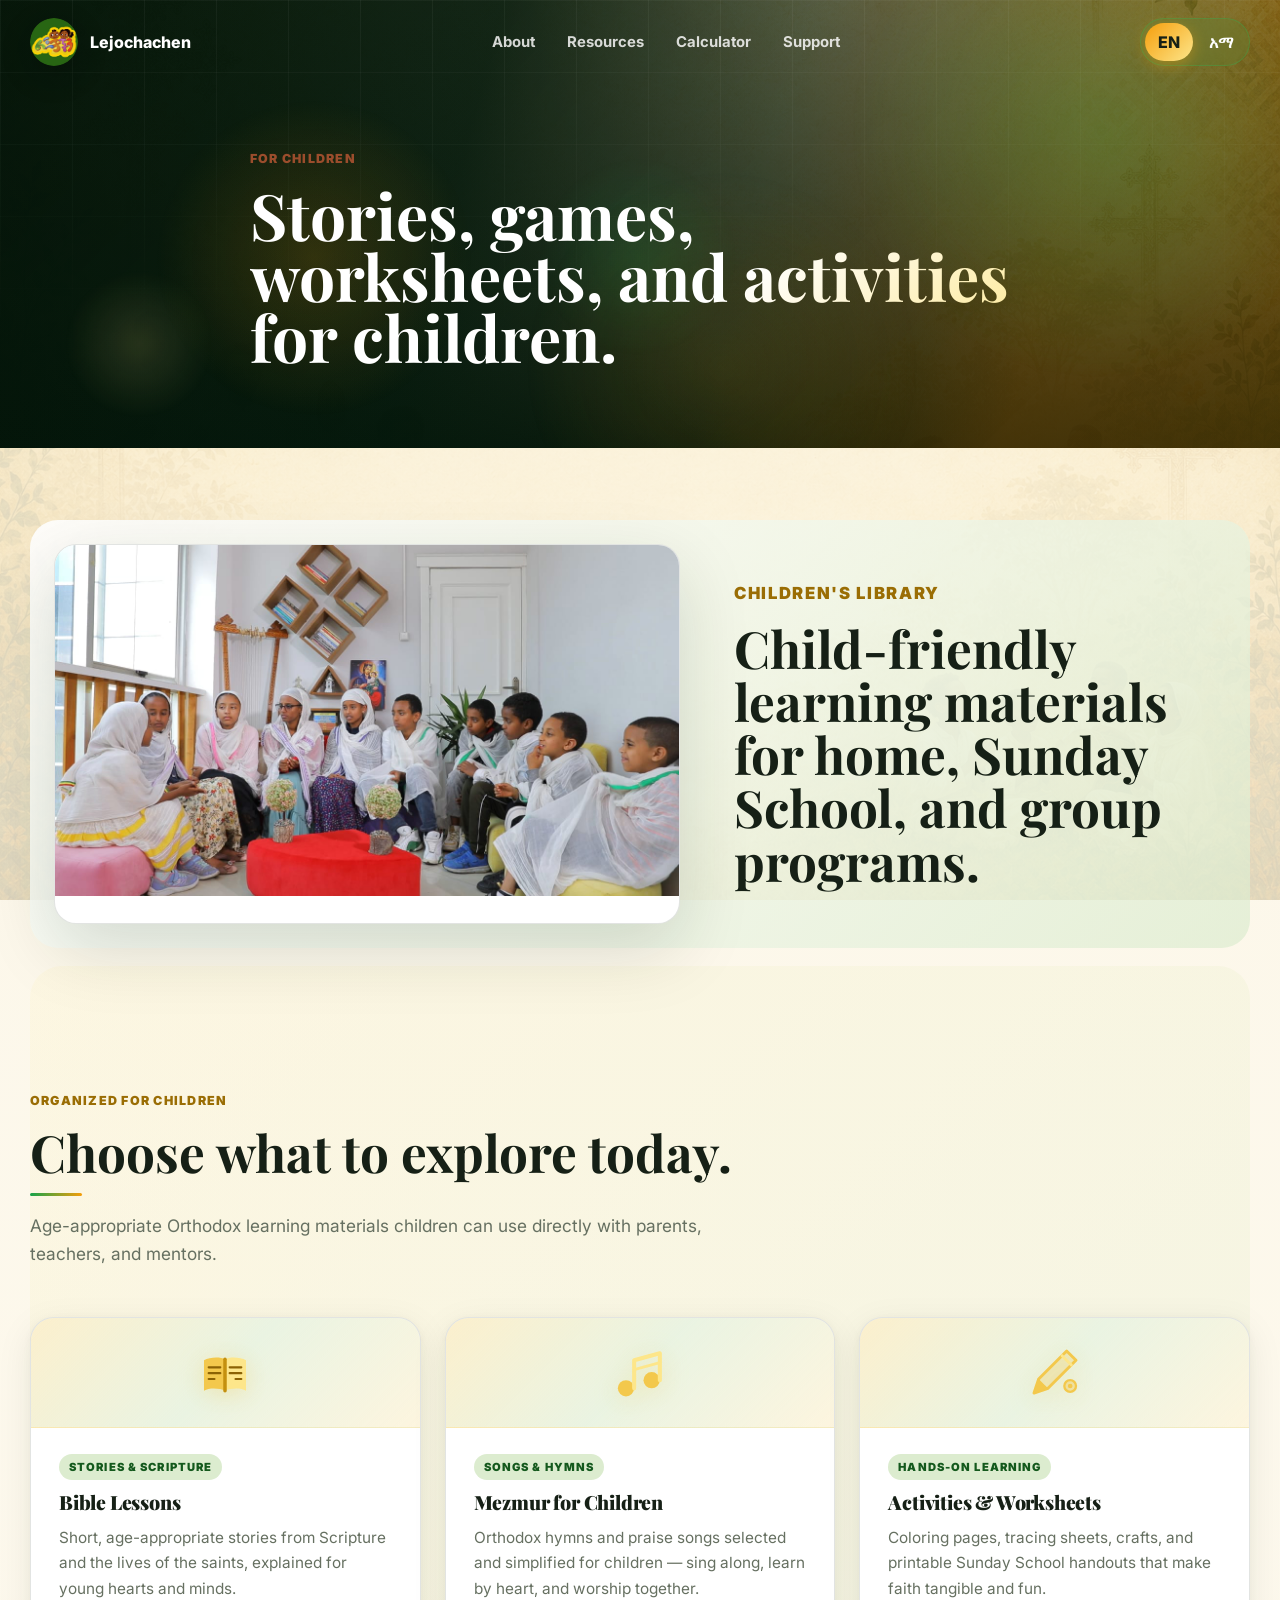
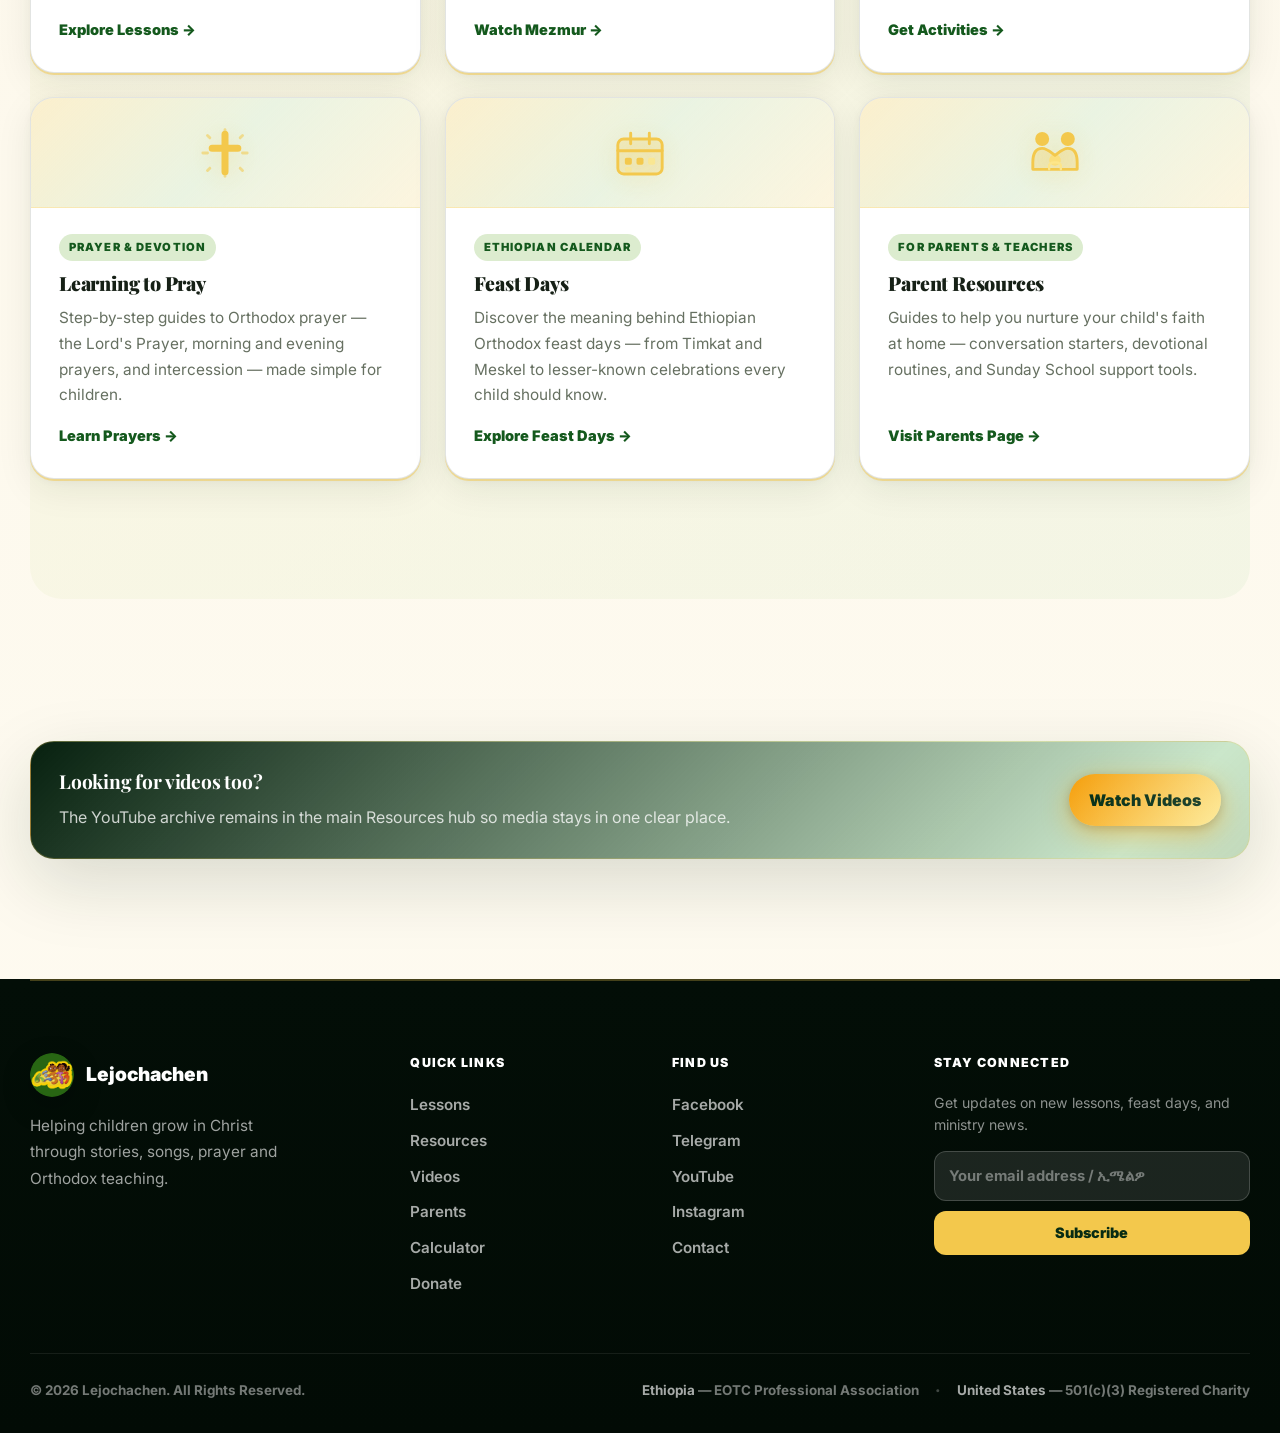
<file: children.html>
<!DOCTYPE html>
<html lang="en">
<head>
  <meta charset="UTF-8" />
  <meta name="viewport" content="width=device-width, initial-scale=1.0" />
  <title>For Children | Lejochachen</title>
  <link rel="stylesheet" href="styles.css" />
  <link rel="stylesheet" href="visual.css" />
</head>
<body data-lang="en">
  <header class="site-shell subpage-shell" id="top">
    <nav class="nav" aria-label="Primary navigation">
      <a class="brand" href="index.html">
        <img src="assets/logo.png" alt="Lejochachen logo">
        <span><span class="lang en">Lejochachen</span><span class="lang am">ልጆቻችን</span></span>
      </a>

      <div class="nav-links">
        <div class="nav-item">
          <a href="about.html"><span class="lang en">About</span><span class="lang am">ስለ እኛ</span></a>
          <div class="dropdown-menu">
            <a href="about.html#purpose"><span class="lang en">Our Purpose</span><span class="lang am">ዓላማችን</span></a>
            <a href="about.html#story"><span class="lang en">Our Story & Leadership</span><span class="lang am">ታሪካችንና አመራር</span></a>
            <a href="about.html#recognition"><span class="lang en">Church Recognition</span><span class="lang am">የቤተ ክርስቲያን ዕውቅና</span></a>
            <a href="about.html#legal-entities"><span class="lang en">Legal Entities</span><span class="lang am">ሕጋዊ አካላት</span></a>
            <a href="about.html#leadership"><span class="lang en">Leadership</span><span class="lang am">አመራር</span></a>
          </div>
        </div>
        <div class="nav-item">
          <a href="resources.html"><span class="lang en">Resources</span><span class="lang am">መረጃዎች</span></a>
          <div class="dropdown-menu">
            <a href="resources.html#youtube"><span class="lang en">YouTube Channel</span><span class="lang am">የዩቱብ ቻናል</span></a>
            <a href="parents.html"><span class="lang en">For Parents</span><span class="lang am">ለወላጆች</span></a>
            <a href="children.html"><span class="lang en">For Children</span><span class="lang am">ለልጆች</span></a>
          </div>
        </div>
        <a href="baptism.html"><span class="lang en">Calculator</span><span class="lang am">ማስያ</span></a>
        <div class="nav-item">
          <a href="support.html"><span class="lang en">Support</span><span class="lang am">ድጋፍ</span></a>
          <div class="dropdown-menu">
            <a href="support.html#why"><span class="lang en">Why Support Us</span><span class="lang am">ለምን ይደግፉናል</span></a>
            <a href="support.html#give"><span class="lang en">Give / Volunteer</span><span class="lang am">ይስጡ / ያገልግሉ</span></a>
            <a href="support.html#join"><span class="lang en">Become a Member</span><span class="lang am">አባል ይሁኑ</span></a>
            <a href="support.html#contact"><span class="lang en">Contact</span><span class="lang am">ያግኙን</span></a>
          </div>
        </div>
      </div>

      <div class="language-toggle" aria-label="Language selector">
        <button type="button" class="lang-btn active" data-set-lang="en">EN</button>
        <button type="button" class="lang-btn" data-set-lang="am">አማ</button>
      </div>
    </nav>

    <section class="page-hero">
      <p class="eyebrow"><span class="lang en">For Children</span><span class="lang am">ለልጆች</span></p>
      <h1><span class="lang en">Stories, games, worksheets, and activities for children.</span><span class="lang am">ለልጆች ታሪኮች፣ ጨዋታዎች፣ መልመጃዎችና እንቅስቃሴዎች።</span></h1>
    </section>
  </header>

  <main>
    <section class="resource-feature-strip">
      <figure data-gallery-card>
        <img src="assets/gallery/PHOTO-2026-06-06-01-28-53.jpg" alt="Children in a learning activity" data-gallery-img>
      </figure>
      <div>
        <p class="eyebrow"><span class="lang en">Children's Library</span><span class="lang am">የልጆች መረጃ ቤት</span></p>
        <h2><span class="lang en">Child-friendly learning materials for home, Sunday School, and group programs.</span><span class="lang am">ለቤት፣ ለሰንበት ትምህርት ቤት እና ለቡድን ፕሮግራሞች የሚስማሙ የልጆች ትምህርት ቁሳቁሶች።</span></h2>
      </div>
    </section>

    <section class="section resource-audience-section">
      <div class="section-heading compact sr">
        <p class="eyebrow"><span class="lang en">Organized For Children</span><span class="lang am">ለልጆች ተደራጅቶ</span></p>
        <h2><span class="lang en">Choose what to explore today.</span><span class="lang am">ዛሬ የሚፈልጉትን ይምረጡ።</span></h2>
        <p class="section-lead"><span class="lang en">Age-appropriate Orthodox learning materials children can use directly with parents, teachers, and mentors.</span><span class="lang am">ልጆች ከወላጆች፣ ከአስተማሪዎችና ከመካሪዎች ጋር ሊጠቀሙባቸው ለሚችሉ ከዕድሜ ጋር የሚስማሙ የኦርቶዶክስ ትምህርት ቁሳቁሶች።</span></p>
      </div>

      <div class="children-category-grid sr-stagger">
        <article class="children-category-card">
          <span class="children-cat-illustration">
            <svg viewBox="0 0 48 48" fill="none" xmlns="http://www.w3.org/2000/svg">
              <path d="M24 13C20 11 11 11 6 14V40C11 37 20 38 24 40Z" fill="#f3c84c"/>
              <path d="M24 13C28 11 37 11 42 14V40C37 37 28 38 24 40Z" fill="#fde68a"/>
              <path d="M24 40V13" stroke="#c4900f" stroke-width="3" stroke-linecap="round"/>
              <path d="M10 20H20M10 25H20M10 30H15" stroke="#8b6204" stroke-width="1.8" stroke-linecap="round"/>
              <path d="M28 20H38M28 25H38M33 30H38" stroke="#8b6204" stroke-width="1.8" stroke-linecap="round"/>
            </svg>
          </span>
          <div class="children-cat-body">
            <span class="children-cat-badge"><span class="lang en">Stories & Scripture</span><span class="lang am">ታሪኮችና ቅዱሳት መጻሕፍት</span></span>
            <h3><span class="lang en">Bible Lessons</span><span class="lang am">የመጽሐፍ ቅዱስ ትምህርቶች</span></h3>
            <p><span class="lang en">Short, age-appropriate stories from Scripture and the lives of the saints, explained for young hearts and minds.</span><span class="lang am">ከቅዱሳት መጻሕፍት እና ከቅዱሳን ሕይወት ለሕፃናት ቀለል ባለ አቀራረብ የቀረቡ አጫጭር ታሪኮች።</span></p>
            <a class="children-cat-cta" href="resources.html"><span class="lang en">Explore Lessons →</span><span class="lang am">ትምህርቶችን ይሰናዱ →</span></a>
          </div>
        </article>

        <article class="children-category-card">
          <span class="children-cat-illustration">
            <svg viewBox="0 0 48 48" fill="none" xmlns="http://www.w3.org/2000/svg">
              <circle cx="12" cy="38" r="7" fill="#f3c84c"/>
              <circle cx="34" cy="31" r="7" fill="#f3c84c"/>
              <path d="M19 38V14L41 8V31" stroke="#fde68a" stroke-width="3.5" stroke-linecap="round" stroke-linejoin="round"/>
              <path d="M19 22L41 16" stroke="#fde68a" stroke-width="2.5" stroke-linecap="round"/>
            </svg>
          </span>
          <div class="children-cat-body">
            <span class="children-cat-badge"><span class="lang en">Songs & Hymns</span><span class="lang am">መዝሙሮችና ዜማዎች</span></span>
            <h3><span class="lang en">Mezmur for Children</span><span class="lang am">ለሕፃናት መዝሙሮች</span></h3>
            <p><span class="lang en">Orthodox hymns and praise songs selected and simplified for children — sing along, learn by heart, and worship together.</span><span class="lang am">ሕፃናት ሊዘምሩ፣ ሊቀሰቅሱ እና አብረው ሊያምልኩ የሚችሉ ኦርቶዶክሳዊ ዜማዎች።</span></p>
            <a class="children-cat-cta" href="resources.html#youtube"><span class="lang en">Watch Mezmur →</span><span class="lang am">መዝሙር ይመልከቱ →</span></a>
          </div>
        </article>

        <article class="children-category-card">
          <span class="children-cat-illustration">
            <svg viewBox="0 0 48 48" fill="none" xmlns="http://www.w3.org/2000/svg">
              <path d="M34 6L42 14L18 38L6 42L10 30L34 6Z" fill="rgba(243,200,76,0.25)" stroke="#f3c84c" stroke-width="2.5" stroke-linejoin="round"/>
              <path d="M30 10L38 18" stroke="#fde68a" stroke-width="2.5" stroke-linecap="round"/>
              <path d="M6 42L10 30L18 38Z" fill="#f3c84c"/>
              <circle cx="37" cy="36" r="5" fill="rgba(243,200,76,0.4)" stroke="#f3c84c" stroke-width="2"/>
              <circle cx="37" cy="36" r="2" fill="#f3c84c"/>
            </svg>
          </span>
          <div class="children-cat-body">
            <span class="children-cat-badge"><span class="lang en">Hands-On Learning</span><span class="lang am">ተግባራዊ ትምህርት</span></span>
            <h3><span class="lang en">Activities & Worksheets</span><span class="lang am">እንቅስቃሴዎችና መልመጃዎች</span></h3>
            <p><span class="lang en">Coloring pages, tracing sheets, crafts, and printable Sunday School handouts that make faith tangible and fun.</span><span class="lang am">ሃይማኖትን ሕያው እና አስደሳች ለማድረግ የቀለም ገጾች፣ የቅጂ ሉሆች፣ ጥበብ እና ሊታተሙ የሚችሉ ቁሳቁሶች።</span></p>
            <a class="children-cat-cta" href="resources.html"><span class="lang en">Get Activities →</span><span class="lang am">እንቅስቃሴዎችን ያግኙ →</span></a>
          </div>
        </article>

        <article class="children-category-card">
          <span class="children-cat-illustration">
            <svg viewBox="0 0 48 48" fill="none" xmlns="http://www.w3.org/2000/svg">
              <path d="M24 8V40M13 20H35" stroke="#f3c84c" stroke-width="6" stroke-linecap="round"/>
              <path d="M24 4V8M43 24H39M24 44V40M5 24H9M39 9L37 11M9 9L11 11M39 39L37 37M9 39L11 37" stroke="#f3c84c" stroke-width="2.5" stroke-linecap="round" opacity="0.55"/>
            </svg>
          </span>
          <div class="children-cat-body">
            <span class="children-cat-badge"><span class="lang en">Prayer & Devotion</span><span class="lang am">ጸሎትና ቅን አቋም</span></span>
            <h3><span class="lang en">Learning to Pray</span><span class="lang am">ጸሎትን መማር</span></h3>
            <p><span class="lang en">Step-by-step guides to Orthodox prayer — the Lord's Prayer, morning and evening prayers, and intercession — made simple for children.</span><span class="lang am">ኦርቶዶክሳዊ ጸሎት ደረጃ በደረጃ — ጌታችን ጸሎት፣ ጥዋትና ምሽት ጸሎቶች — ለሕፃናት ቀላል ሆኖ ቀርቧል።</span></p>
            <a class="children-cat-cta" href="resources.html"><span class="lang en">Learn Prayers →</span><span class="lang am">ጸሎቶችን ይማሩ →</span></a>
          </div>
        </article>

        <article class="children-category-card">
          <span class="children-cat-illustration">
            <svg viewBox="0 0 48 48" fill="none" xmlns="http://www.w3.org/2000/svg">
              <rect x="5" y="12" width="38" height="30" rx="5" fill="rgba(243,200,76,0.2)" stroke="#f3c84c" stroke-width="2.5"/>
              <path d="M5 22H43" stroke="#f3c84c" stroke-width="2.5" stroke-linecap="round"/>
              <path d="M16 7V16M32 7V16" stroke="#f3c84c" stroke-width="2.5" stroke-linecap="round"/>
              <rect x="11" y="28" width="6" height="6" rx="1.5" fill="#f3c84c"/>
              <rect x="21" y="28" width="6" height="6" rx="1.5" fill="#f3c84c"/>
              <rect x="31" y="28" width="6" height="6" rx="1.5" fill="#fde68a" opacity="0.8"/>
              <rect x="11" y="36" width="6" height="4" rx="1.5" fill="#fde68a" opacity="0.6"/>
            </svg>
          </span>
          <div class="children-cat-body">
            <span class="children-cat-badge"><span class="lang en">Ethiopian Calendar</span><span class="lang am">የኢትዮጵያ ዘመን አቆጣጠር</span></span>
            <h3><span class="lang en">Feast Days</span><span class="lang am">ቅዱሳን በዓላት</span></h3>
            <p><span class="lang en">Discover the meaning behind Ethiopian Orthodox feast days — from Timkat and Meskel to lesser-known celebrations every child should know.</span><span class="lang am">ጥምቀት እና መስቀልን ጨምሮ ሁሉም ሕፃን ሊያውቃቸው ከሚገቡ ትናናሽ በዓላት ጀምሮ — ትርጉማቸውን ያስሱ።</span></p>
            <a class="children-cat-cta" href="resources.html"><span class="lang en">Explore Feast Days →</span><span class="lang am">የቤተ ክርስቲያን ቀናትን ያስሱ →</span></a>
          </div>
        </article>

        <article class="children-category-card">
          <span class="children-cat-illustration">
            <svg viewBox="0 0 48 48" fill="none" xmlns="http://www.w3.org/2000/svg">
              <circle cx="13" cy="12" r="6" fill="#f3c84c"/>
              <circle cx="35" cy="12" r="6" fill="#f3c84c"/>
              <circle cx="24" cy="30" r="5" fill="#fde68a"/>
              <path d="M5 32C5 24 8 20 13 20C17 20 20 23 24 26C28 23 31 20 35 20C40 20 43 24 43 32V38H5V32Z" fill="rgba(243,200,76,0.25)" stroke="#f3c84c" stroke-width="2.5" stroke-linejoin="round"/>
              <path d="M19 38V35C19 33 21 32 24 32C27 32 29 33 29 35V38" stroke="#fde68a" stroke-width="2" stroke-linecap="round"/>
            </svg>
          </span>
          <div class="children-cat-body">
            <span class="children-cat-badge"><span class="lang en">For Parents & Teachers</span><span class="lang am">ለወላጆችና ለአስተማሪዎች</span></span>
            <h3><span class="lang en">Parent Resources</span><span class="lang am">የወላጆች ግብዓቶች</span></h3>
            <p><span class="lang en">Guides to help you nurture your child's faith at home — conversation starters, devotional routines, and Sunday School support tools.</span><span class="lang am">ልጅዎ ቤት ውስጥ ሃይማኖቱን ሊያሳድጉ የሚያስችሏቸው መምሪያዎች — የጅምር ንግግሮች፣ የቤተሰብ ጸሎት ልምምዶች።</span></p>
            <a class="children-cat-cta" href="parents.html"><span class="lang en">Visit Parents Page →</span><span class="lang am">የወላጆቹ ገጽ ይወልቁ →</span></a>
          </div>
        </article>
      </div>
    </section>

    <section class="section">
      <div class="expert-callout">
        <div>
          <h3><span class="lang en">Looking for videos too?</span><span class="lang am">ቪዲዮዎችንም ይፈልጋሉ?</span></h3>
          <p><span class="lang en">The YouTube archive remains in the main Resources hub so media stays in one clear place.</span><span class="lang am">የዩቱብ ማኅደር ሚዲያው በአንድ ግልጽ ቦታ እንዲቆይ በዋናው የመረጃ ማዕከል ውስጥ ይገኛል።</span></p>
        </div>
        <a class="btn primary" href="resources.html#youtube">
          <span class="lang en">Watch Videos</span><span class="lang am">ቪዲዮዎችን ይመልከቱ</span>
        </a>
      </div>
    </section>
  </main>

  <footer class="site-footer">
    <div class="footer-inner">
      <div class="footer-brand-col">
        <a class="brand" href="index.html">
          <img src="assets/logo.png" alt="Lejochachen logo">
          <span><span class="lang en">Lejochachen</span><span class="lang am">ልጆቻችን</span></span>
        </a>
        <p class="footer-tagline">
          <span class="lang en">Helping children grow in Christ through stories, songs, prayer and Orthodox teaching.</span>
          <span class="lang am">ሕፃናትን ታሪኮች፣ መዝሙሮች፣ ጸሎት እና ኦርቶዶክሳዊ ትምህርት በኩል ክርስቶስ ውስጥ እንዲያድጉ ማገዝ።</span>
        </p>
      </div>

      <nav class="footer-col" aria-label="Quick links">
        <h4><span class="lang en">Quick Links</span><span class="lang am">ፈጣን አገናኞች</span></h4>
        <ul>
          <li><a href="children.html"><span class="lang en">Lessons</span><span class="lang am">ትምህርቶች</span></a></li>
          <li><a href="resources.html"><span class="lang en">Resources</span><span class="lang am">ግብዓቶች</span></a></li>
          <li><a href="resources.html#youtube"><span class="lang en">Videos</span><span class="lang am">ቪዲዮዎች</span></a></li>
          <li><a href="parents.html"><span class="lang en">Parents</span><span class="lang am">ወላጆች</span></a></li>
          <li><a href="baptism.html"><span class="lang en">Calculator</span><span class="lang am">ቀመር</span></a></li>
          <li><a href="support.html#give"><span class="lang en">Donate</span><span class="lang am">ይስጡ</span></a></li>
        </ul>
      </nav>

      <div class="footer-col">
        <h4><span class="lang en">Find Us</span><span class="lang am">ያግኙን</span></h4>
        <ul>
          <li><a href="#">Facebook</a></li>
          <li><a href="#">Telegram</a></li>
          <li><a href="resources.html#youtube">YouTube</a></li>
          <li><a href="#">Instagram</a></li>
          <li><a href="support.html#contact"><span class="lang en">Contact</span><span class="lang am">ያነጋግሩን</span></a></li>
        </ul>
      </div>

      <div class="footer-col">
        <h4><span class="lang en">Stay Connected</span><span class="lang am">ተገናኝተው ይቆዩ</span></h4>
        <p class="footer-newsletter-desc">
          <span class="lang en">Get updates on new lessons, feast days, and ministry news.</span>
          <span class="lang am">አዳዲስ ትምህርቶች፣ የቤተ ክርስቲያን በዓላት እና የአገልግሎት ዜናዎችን ያግኙ።</span>
        </p>
        <form class="footer-newsletter-form" onsubmit="return false;">
          <input type="email" placeholder="Your email address / ኢሜልዎ">
          <button type="submit">
            <span class="lang en">Subscribe</span>
            <span class="lang am">ተመዝገቡ</span>
          </button>
        </form>
      </div>
    </div>

    <div class="footer-bottom">
      <p><span class="lang en">© 2026 Lejochachen. All Rights Reserved.</span><span class="lang am">© 2026 ልጆቻችን። መብቱ በሕግ የተጠበቀ ነው።</span></p>
      <div class="footer-entity-row">
        <span class="footer-entity"><span class="lang en"><strong>Ethiopia</strong> — EOTC Professional Association</span><span class="lang am"><strong>ኢትዮጵያ</strong> — የኢኦተቤ ሙያዊ ማኅበር</span></span>
        <span class="footer-entity-sep">·</span>
        <span class="footer-entity"><span class="lang en"><strong>United States</strong> — 501(c)(3) Registered Charity</span><span class="lang am"><strong>አሜሪካ</strong> — 501(c)(3) ለምዝገባ</span></span>
      </div>
    </div>
  </footer>

  <script src="app.js"></script>
</body>
</html>
</file>
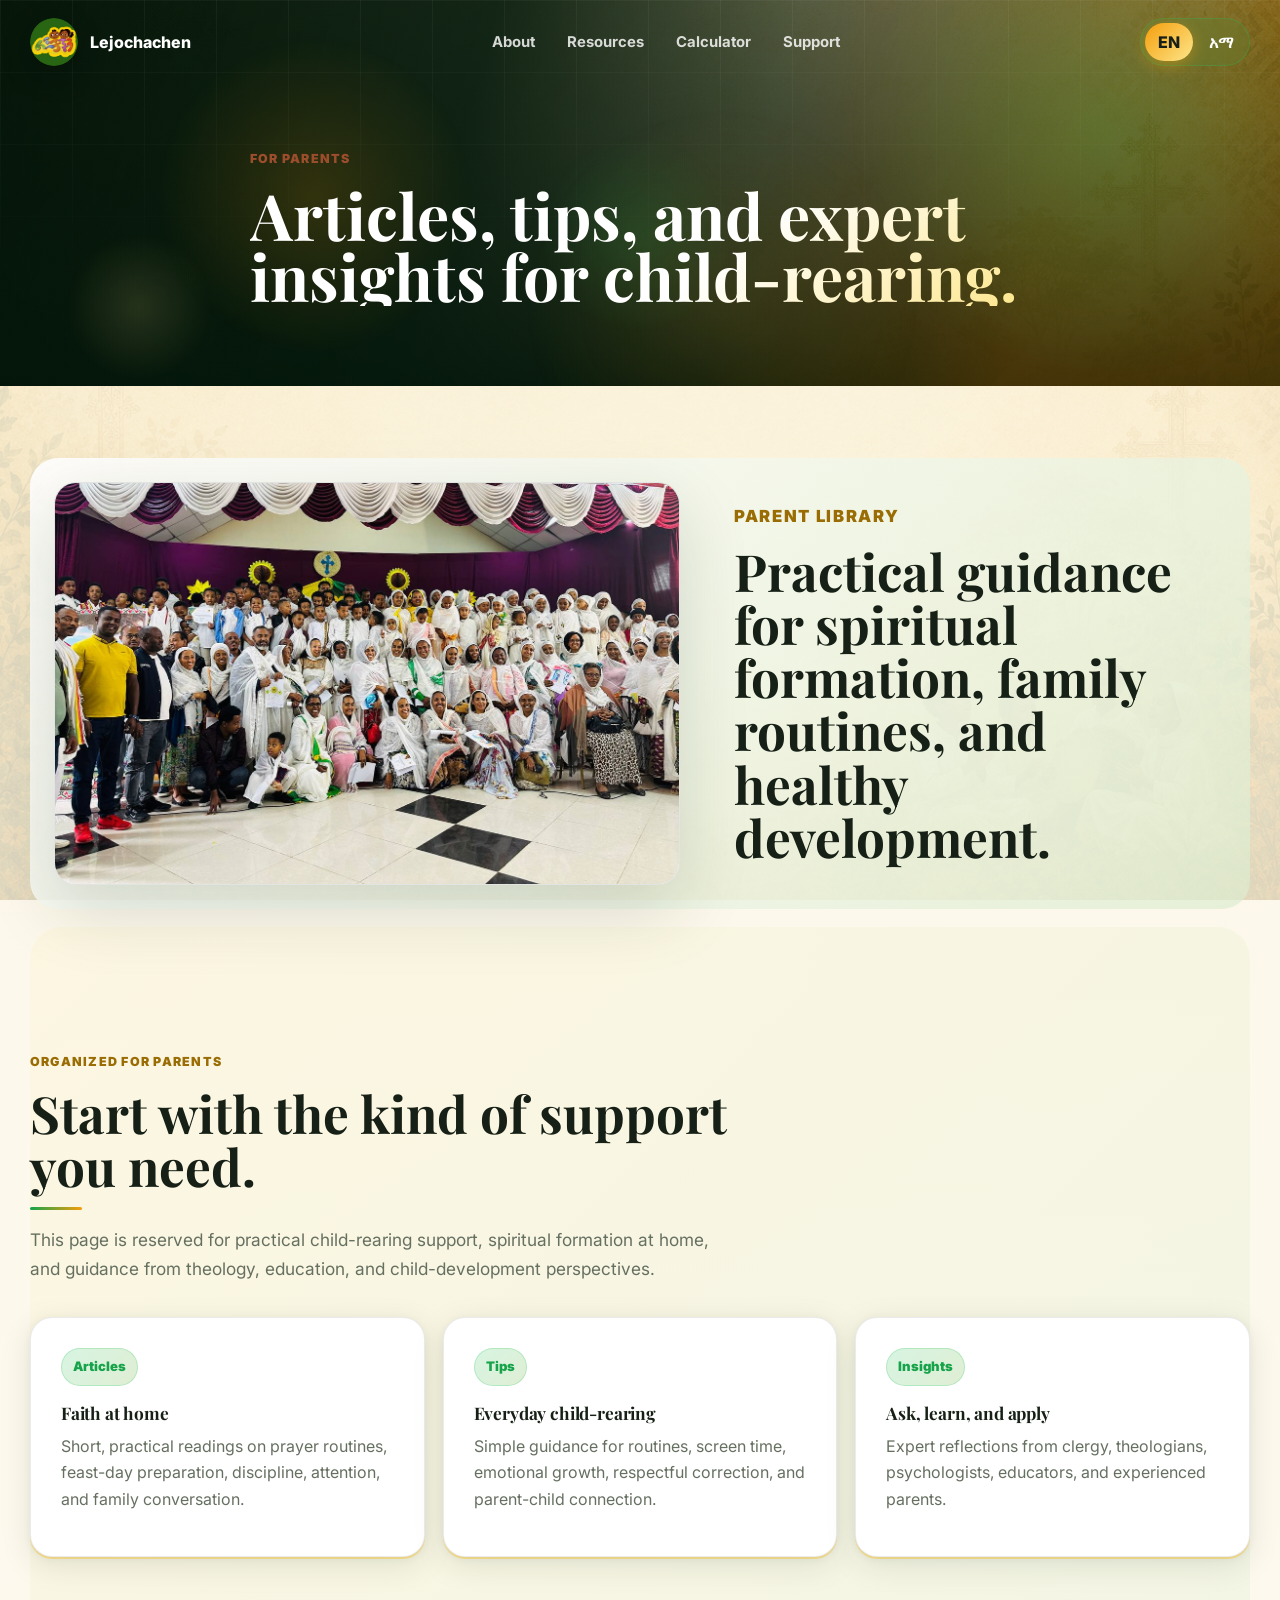
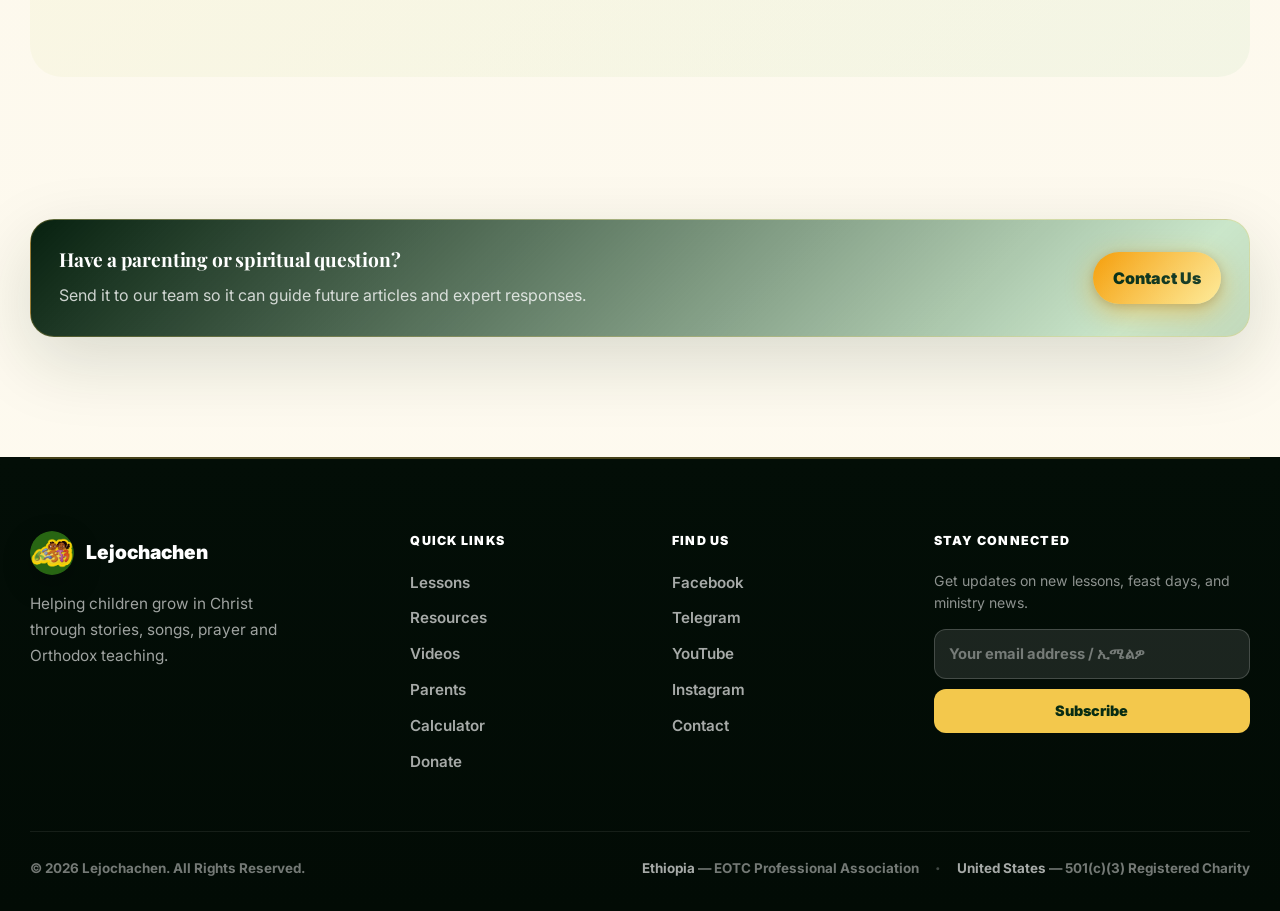
<file: parents.html>
<!DOCTYPE html>
<html lang="en">
<head>
  <meta charset="UTF-8" />
  <meta name="viewport" content="width=device-width, initial-scale=1.0" />
  <title>For Parents | Lejochachen</title>
  <link rel="stylesheet" href="styles.css" />
  <link rel="stylesheet" href="visual.css" />
</head>
<body data-lang="en">
  <header class="site-shell subpage-shell" id="top">
    <nav class="nav" aria-label="Primary navigation">
      <a class="brand" href="index.html">
        <img src="assets/logo.png" alt="Lejochachen logo">
        <span><span class="lang en">Lejochachen</span><span class="lang am">ልጆቻችን</span></span>
      </a>

      <div class="nav-links">
        <div class="nav-item">
          <a href="about.html"><span class="lang en">About</span><span class="lang am">ስለ እኛ</span></a>
          <div class="dropdown-menu">
            <a href="about.html#purpose"><span class="lang en">Our Purpose</span><span class="lang am">ዓላማችን</span></a>
            <a href="about.html#story"><span class="lang en">Our Story & Leadership</span><span class="lang am">ታሪካችንና አመራር</span></a>
            <a href="about.html#recognition"><span class="lang en">Church Recognition</span><span class="lang am">የቤተ ክርስቲያን ዕውቅና</span></a>
            <a href="about.html#legal-entities"><span class="lang en">Legal Entities</span><span class="lang am">ሕጋዊ አካላት</span></a>
            <a href="about.html#leadership"><span class="lang en">Leadership</span><span class="lang am">አመራር</span></a>
          </div>
        </div>
        <div class="nav-item">
          <a href="resources.html"><span class="lang en">Resources</span><span class="lang am">መረጃዎች</span></a>
          <div class="dropdown-menu">
            <a href="resources.html#youtube"><span class="lang en">YouTube Channel</span><span class="lang am">የዩቱብ ቻናል</span></a>
            <a href="parents.html"><span class="lang en">For Parents</span><span class="lang am">ለወላጆች</span></a>
            <a href="children.html"><span class="lang en">For Children</span><span class="lang am">ለልጆች</span></a>
          </div>
        </div>
        <a href="baptism.html"><span class="lang en">Calculator</span><span class="lang am">ማስያ</span></a>
        <div class="nav-item">
          <a href="support.html"><span class="lang en">Support</span><span class="lang am">ድጋፍ</span></a>
          <div class="dropdown-menu">
            <a href="support.html#why"><span class="lang en">Why Support Us</span><span class="lang am">ለምን ይደግፉናል</span></a>
            <a href="support.html#give"><span class="lang en">Give / Volunteer</span><span class="lang am">ይስጡ / ያገልግሉ</span></a>
            <a href="support.html#join"><span class="lang en">Become a Member</span><span class="lang am">አባል ይሁኑ</span></a>
            <a href="support.html#contact"><span class="lang en">Contact</span><span class="lang am">ያግኙን</span></a>
          </div>
        </div>
      </div>

      <div class="language-toggle" aria-label="Language selector">
        <button type="button" class="lang-btn active" data-set-lang="en">EN</button>
        <button type="button" class="lang-btn" data-set-lang="am">አማ</button>
      </div>
    </nav>

    <section class="page-hero">
      <p class="eyebrow"><span class="lang en">For Parents</span><span class="lang am">ለወላጆች</span></p>
      <h1><span class="lang en">Articles, tips, and expert insights for child-rearing.</span><span class="lang am">ለልጅ አስተዳደግ ጽሑፎች፣ ምክሮችና የባለሙያ ሐሳቦች።</span></h1>
    </section>
  </header>

  <main>
    <section class="resource-feature-strip">
      <figure data-gallery-card>
        <img src="assets/gallery/PHOTO-2026-06-06-01-35-59.jpg" alt="Parents and families gathered with Lejochachen" data-gallery-img>
      </figure>
      <div>
        <p class="eyebrow"><span class="lang en">Parent Library</span><span class="lang am">የወላጆች መረጃ ቤት</span></p>
        <h2><span class="lang en">Practical guidance for spiritual formation, family routines, and healthy development.</span><span class="lang am">ለመንፈሳዊ ምስረታ፣ ለቤተሰብ ልምዶች እና ለጤናማ እድገት ተግባራዊ መመሪያ።</span></h2>
      </div>
    </section>

    <section class="section resource-audience-section">
      <div class="section-heading compact">
        <p class="eyebrow"><span class="lang en">Organized For Parents</span><span class="lang am">ለወላጆች ተደራጅቶ</span></p>
        <h2><span class="lang en">Start with the kind of support you need.</span><span class="lang am">የሚያስፈልግዎትን ድጋፍ ከዚህ ይጀምሩ።</span></h2>
        <p class="section-lead"><span class="lang en">This page is reserved for practical child-rearing support, spiritual formation at home, and guidance from theology, education, and child-development perspectives.</span><span class="lang am">ይህ ገጽ ለተግባራዊ የልጅ አስተዳደግ፣ በቤት ውስጥ መንፈሳዊ ምስረታ እና ከሥነ-መለኮት፣ ከትምህርትና ከልጅ እድገት አንጻር ምክር ለመስጠት ተዘጋጅቷል።</span></p>
      </div>

      <div class="resource-audience-grid">
        <article class="resource-audience-card">
          <span class="resource-type"><span class="lang en">Articles</span><span class="lang am">ጽሑፎች</span></span>
          <h3><span class="lang en">Faith at home</span><span class="lang am">እምነት በቤት ውስጥ</span></h3>
          <p><span class="lang en">Short, practical readings on prayer routines, feast-day preparation, discipline, attention, and family conversation.</span><span class="lang am">ስለ ጸሎት ልምድ፣ የበዓል ዝግጅት፣ ሥነ-ምግባር፣ ትኩረት እና የቤተሰብ ውይይት አጭርና ተግባራዊ ንባቦች።</span></p>
        </article>
        <article class="resource-audience-card">
          <span class="resource-type"><span class="lang en">Tips</span><span class="lang am">ምክሮች</span></span>
          <h3><span class="lang en">Everyday child-rearing</span><span class="lang am">ዕለታዊ የልጅ አስተዳደግ</span></h3>
          <p><span class="lang en">Simple guidance for routines, screen time, emotional growth, respectful correction, and parent-child connection.</span><span class="lang am">ስለ ዕለታዊ ልምዶች፣ የስክሪን ጊዜ፣ ስሜታዊ እድገት፣ በክብር ማስተካከል እና የወላጅ-ልጅ ትስስር ቀላል መመሪያዎች።</span></p>
        </article>
        <article class="resource-audience-card">
          <span class="resource-type"><span class="lang en">Insights</span><span class="lang am">የባለሙያ ሐሳቦች</span></span>
          <h3><span class="lang en">Ask, learn, and apply</span><span class="lang am">ይጠይቁ፣ ይማሩ፣ ይተግብሩ</span></h3>
          <p><span class="lang en">Expert reflections from clergy, theologians, psychologists, educators, and experienced parents.</span><span class="lang am">ከካህናት፣ ከሥነ-መለኮት ባለሙያዎች፣ ከሥነ-ልቦና ባለሙያዎች፣ ከአስተማሪዎችና ልምድ ካላቸው ወላጆች የሚቀርቡ ሐሳቦች።</span></p>
        </article>
      </div>
    </section>

    <section class="section">
      <div class="expert-callout">
        <div>
          <h3><span class="lang en">Have a parenting or spiritual question?</span><span class="lang am">የወላጅነት ወይም መንፈሳዊ ጥያቄ አለዎት?</span></h3>
          <p><span class="lang en">Send it to our team so it can guide future articles and expert responses.</span><span class="lang am">ለቀጣይ ጽሑፎችና የባለሙያ መልሶች መነሻ እንዲሆን ለቡድናችን ይላኩት።</span></p>
        </div>
        <a class="btn primary" href="support.html#contact">
          <span class="lang en">Contact Us</span><span class="lang am">ያግኙን</span>
        </a>
      </div>
    </section>
  </main>

  <footer class="site-footer">
    <div class="footer-inner">
      <div class="footer-brand-col">
        <a class="brand" href="index.html">
          <img src="assets/logo.png" alt="Lejochachen logo">
          <span><span class="lang en">Lejochachen</span><span class="lang am">ልጆቻችን</span></span>
        </a>
        <p class="footer-tagline">
          <span class="lang en">Helping children grow in Christ through stories, songs, prayer and Orthodox teaching.</span>
          <span class="lang am">ሕፃናትን ታሪኮች፣ መዝሙሮች፣ ጸሎት እና ኦርቶዶክሳዊ ትምህርት በኩል ክርስቶስ ውስጥ እንዲያድጉ ማገዝ።</span>
        </p>
      </div>

      <nav class="footer-col" aria-label="Quick links">
        <h4><span class="lang en">Quick Links</span><span class="lang am">ፈጣን አገናኞች</span></h4>
        <ul>
          <li><a href="children.html"><span class="lang en">Lessons</span><span class="lang am">ትምህርቶች</span></a></li>
          <li><a href="resources.html"><span class="lang en">Resources</span><span class="lang am">ግብዓቶች</span></a></li>
          <li><a href="resources.html#youtube"><span class="lang en">Videos</span><span class="lang am">ቪዲዮዎች</span></a></li>
          <li><a href="parents.html"><span class="lang en">Parents</span><span class="lang am">ወላጆች</span></a></li>
          <li><a href="baptism.html"><span class="lang en">Calculator</span><span class="lang am">ቀመር</span></a></li>
          <li><a href="support.html#give"><span class="lang en">Donate</span><span class="lang am">ይስጡ</span></a></li>
        </ul>
      </nav>

      <div class="footer-col">
        <h4><span class="lang en">Find Us</span><span class="lang am">ያግኙን</span></h4>
        <ul>
          <li><a href="#">Facebook</a></li>
          <li><a href="#">Telegram</a></li>
          <li><a href="resources.html#youtube">YouTube</a></li>
          <li><a href="#">Instagram</a></li>
          <li><a href="support.html#contact"><span class="lang en">Contact</span><span class="lang am">ያነጋግሩን</span></a></li>
        </ul>
      </div>

      <div class="footer-col">
        <h4><span class="lang en">Stay Connected</span><span class="lang am">ተገናኝተው ይቆዩ</span></h4>
        <p class="footer-newsletter-desc">
          <span class="lang en">Get updates on new lessons, feast days, and ministry news.</span>
          <span class="lang am">አዳዲስ ትምህርቶች፣ የቤተ ክርስቲያን በዓላት እና የአገልግሎት ዜናዎችን ያግኙ።</span>
        </p>
        <form class="footer-newsletter-form" onsubmit="return false;">
          <input type="email" placeholder="Your email address / ኢሜልዎ">
          <button type="submit">
            <span class="lang en">Subscribe</span>
            <span class="lang am">ተመዝገቡ</span>
          </button>
        </form>
      </div>
    </div>

    <div class="footer-bottom">
      <p><span class="lang en">© 2026 Lejochachen. All Rights Reserved.</span><span class="lang am">© 2026 ልጆቻችን። መብቱ በሕግ የተጠበቀ ነው።</span></p>
      <div class="footer-entity-row">
        <span class="footer-entity"><span class="lang en"><strong>Ethiopia</strong> — EOTC Professional Association</span><span class="lang am"><strong>ኢትዮጵያ</strong> — የኢኦተቤ ሙያዊ ማኅበር</span></span>
        <span class="footer-entity-sep">·</span>
        <span class="footer-entity"><span class="lang en"><strong>United States</strong> — 501(c)(3) Registered Charity</span><span class="lang am"><strong>አሜሪካ</strong> — 501(c)(3) ለምዝገባ</span></span>
      </div>
    </div>
  </footer>

  <script src="app.js"></script>
</body>
</html>
</file>
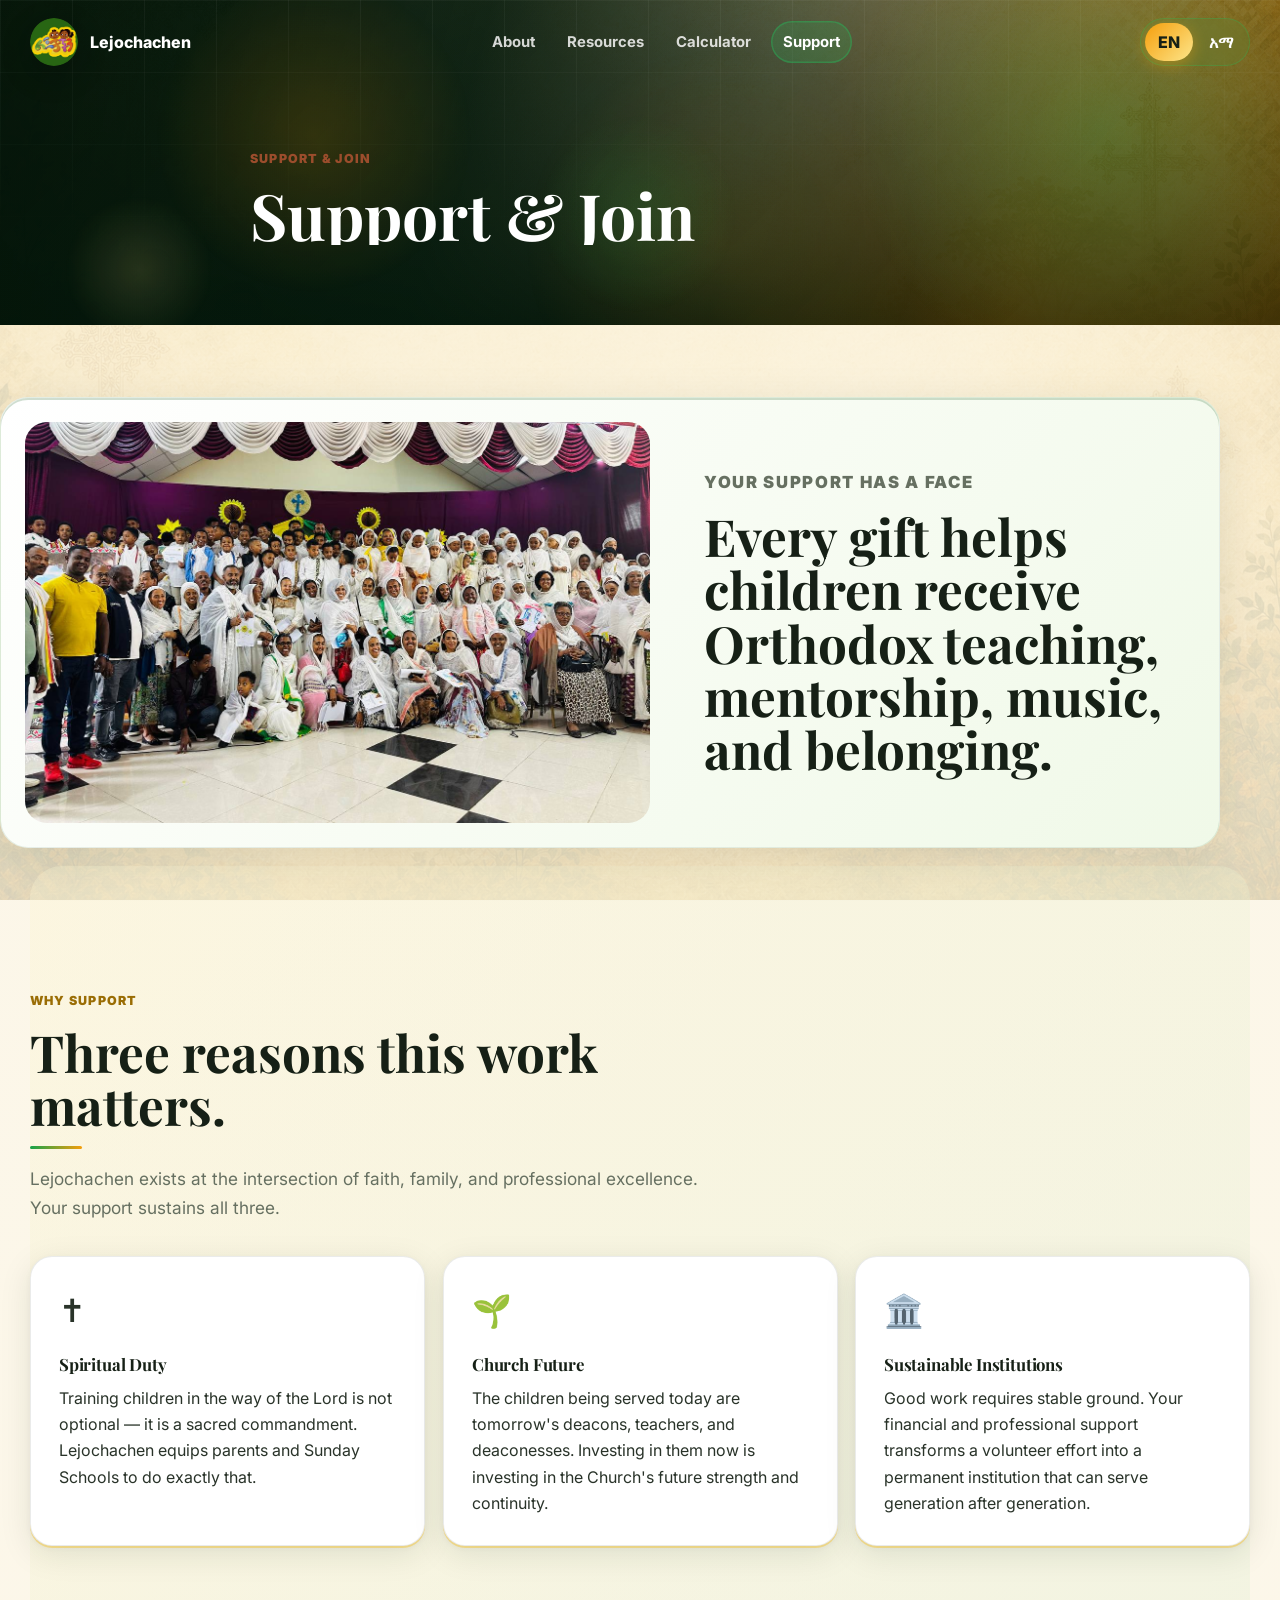
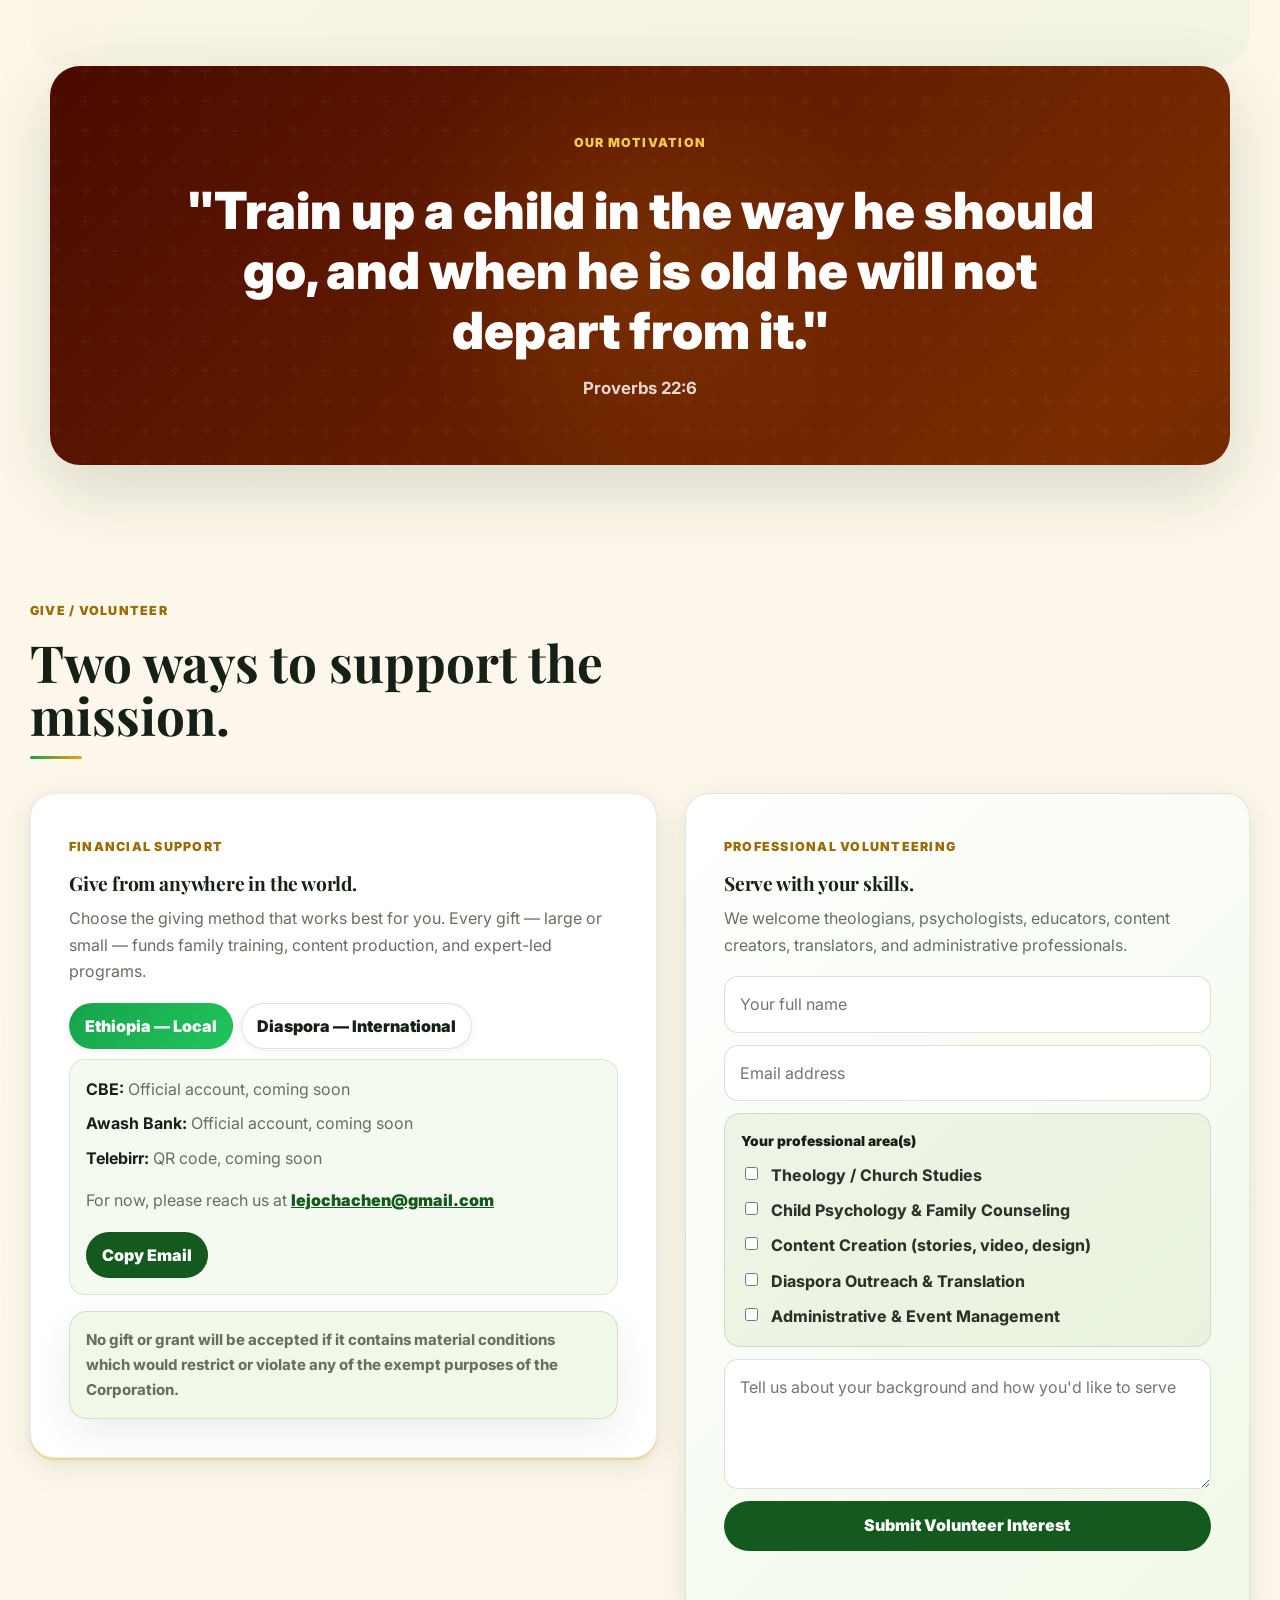
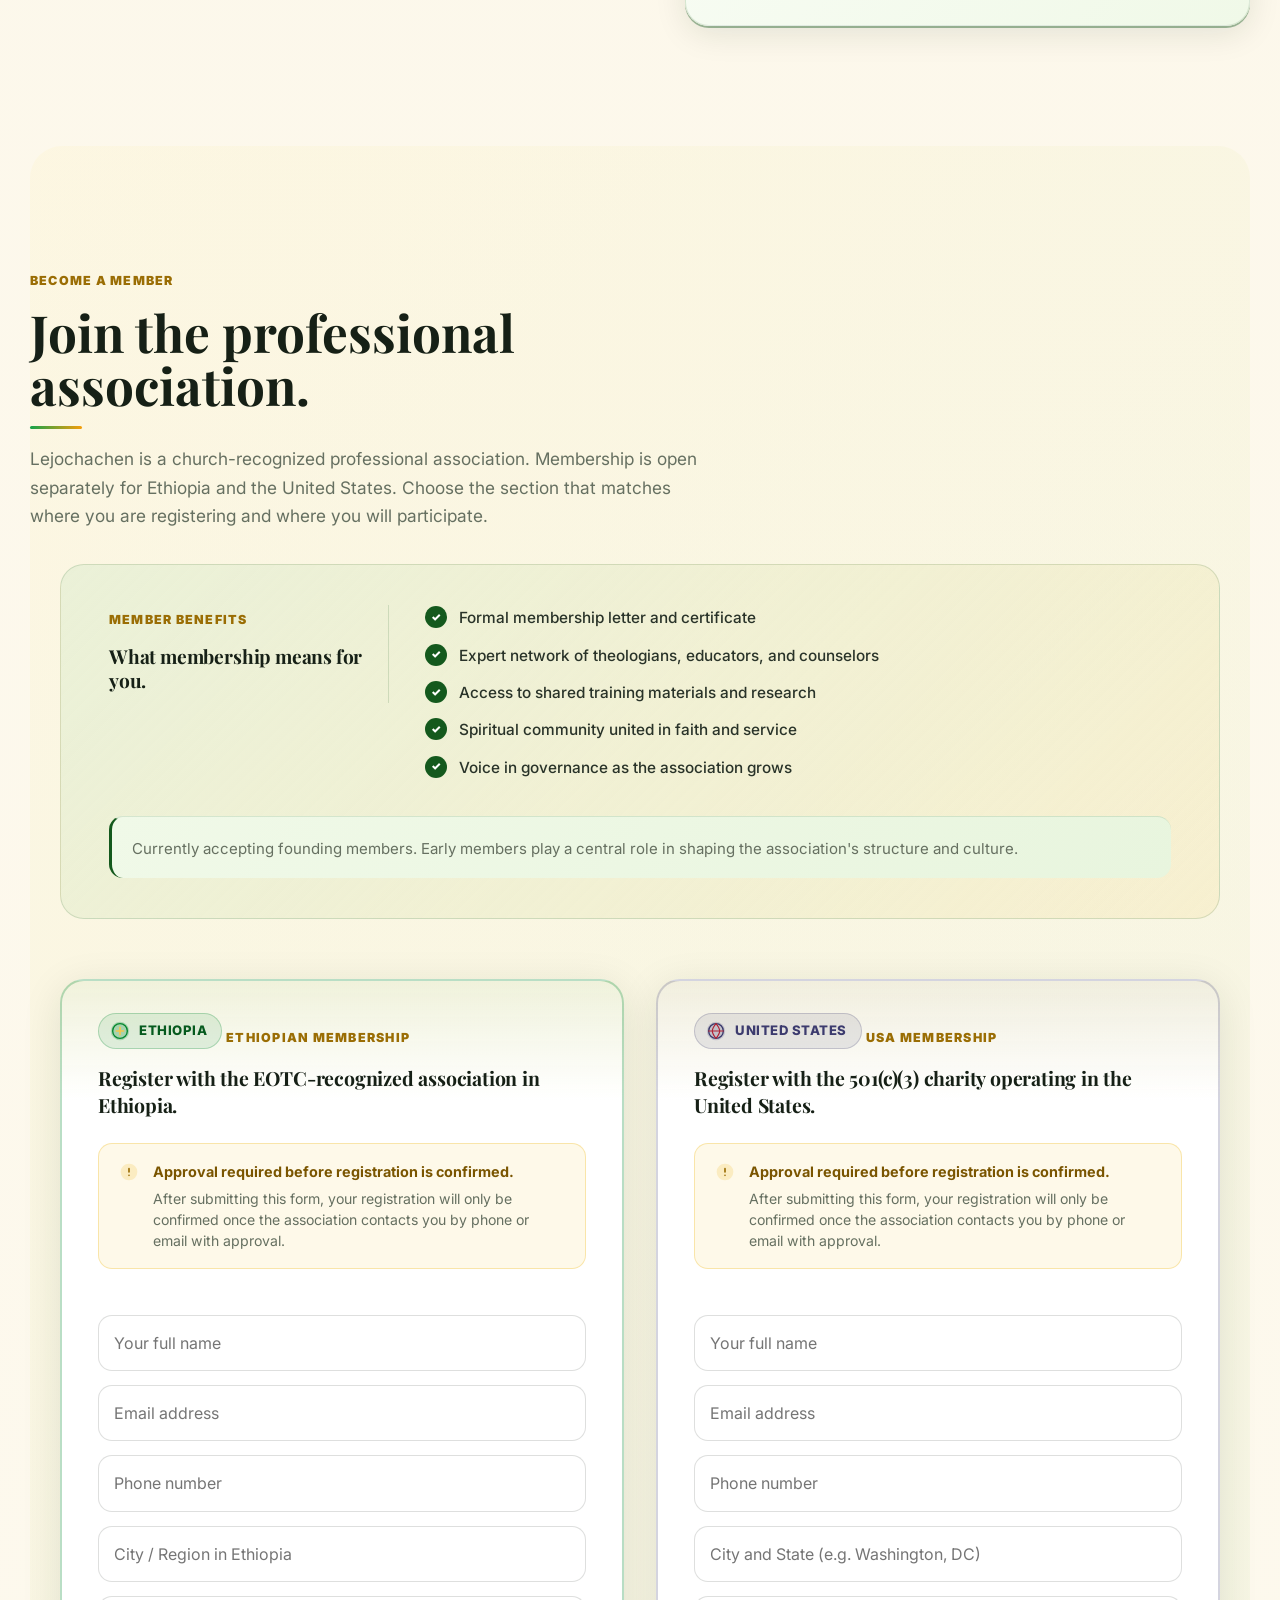
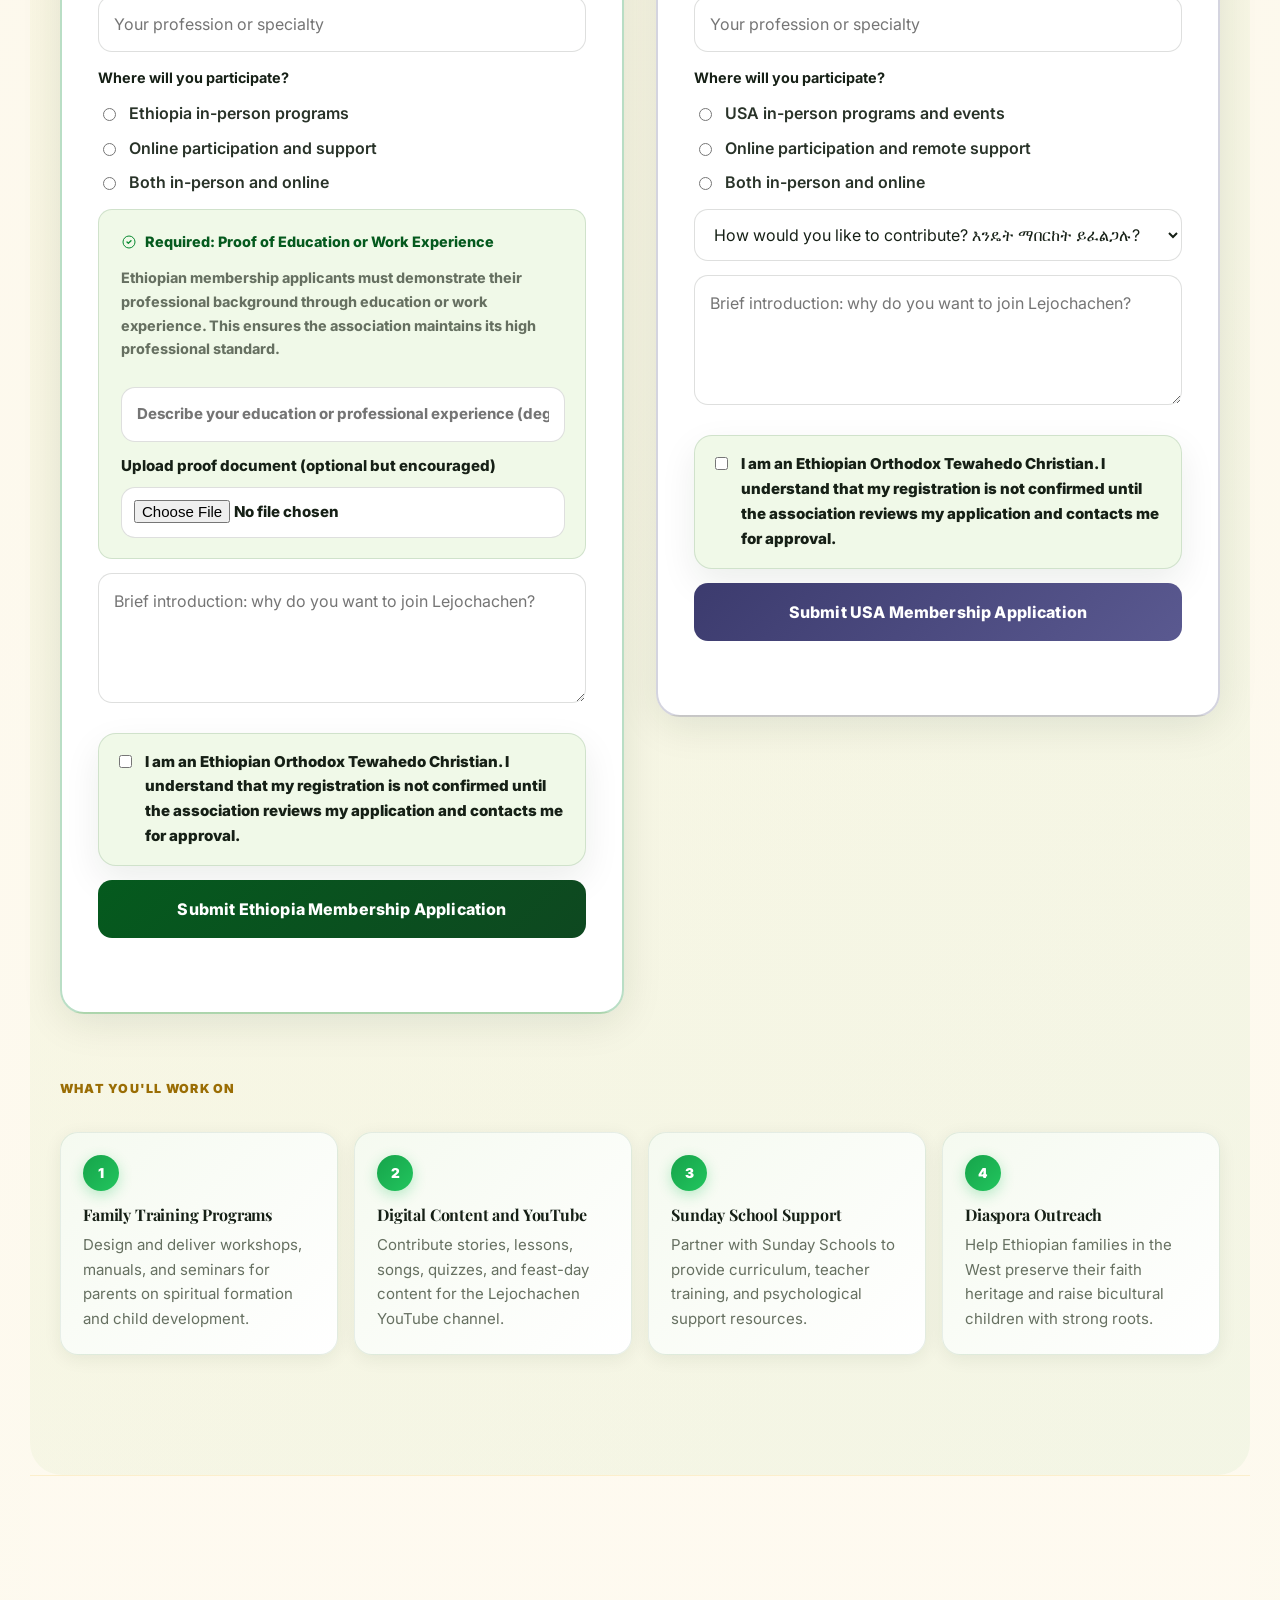
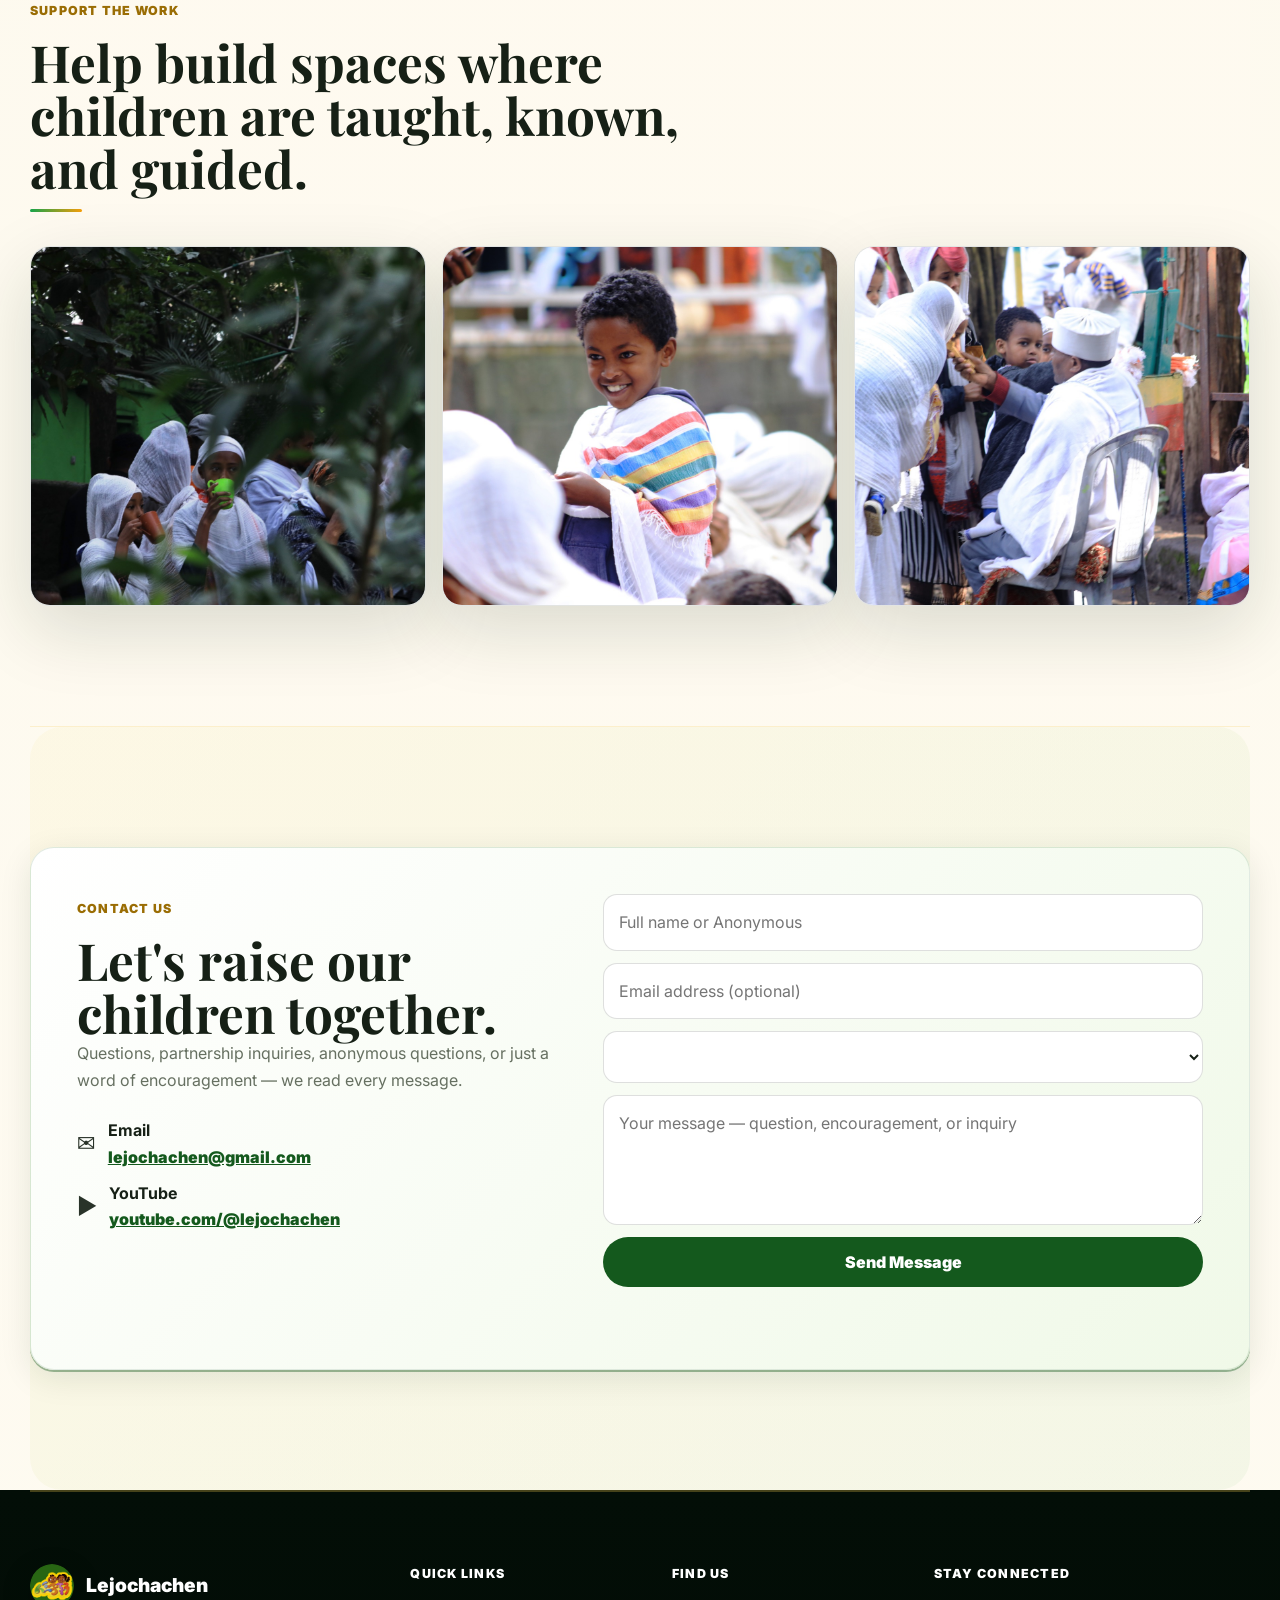
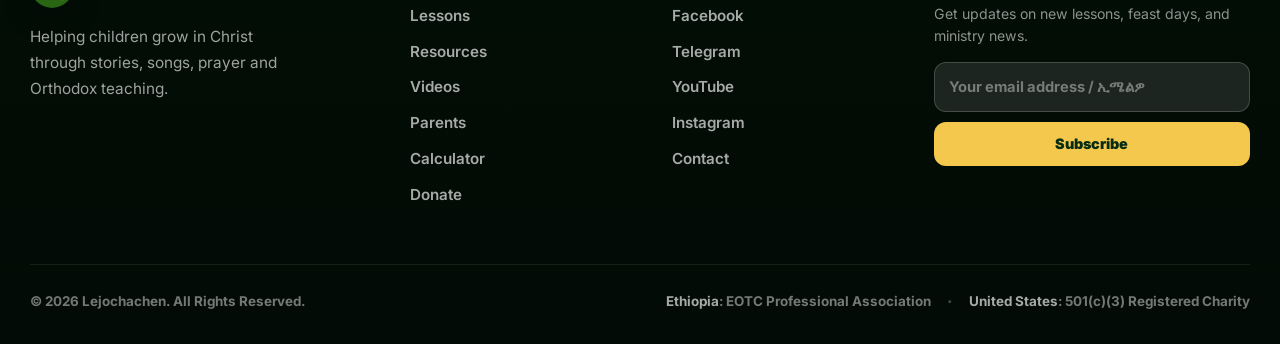
<file: support.html>
<!DOCTYPE html>
<html lang="en">
<head>
  <meta charset="UTF-8" />
  <meta name="viewport" content="width=device-width, initial-scale=1.0" />
  <title>Support & Join | Lejochachen</title>
  <link rel="stylesheet" href="styles.css" />
  <link rel="stylesheet" href="visual.css" />
</head>
<body data-lang="en">
  <header class="site-shell subpage-shell" id="top">
    <nav class="nav" aria-label="Primary navigation">
      <a class="brand" href="index.html">
        <img src="assets/logo.png" alt="Lejochachen logo">
        <span><span class="lang en">Lejochachen</span><span class="lang am">ልጆቻችን</span></span>
      </a>

      <div class="nav-links">
        <div class="nav-item">
          <a href="about.html"><span class="lang en">About</span><span class="lang am">ስለ እኛ</span></a>
          <div class="dropdown-menu">
            <a href="about.html#purpose"><span class="lang en">Our Purpose</span><span class="lang am">ዓላማችን</span></a>
            <a href="about.html#story"><span class="lang en">Our Story & Leadership</span><span class="lang am">ታሪካችንና አመራር</span></a>
            <a href="about.html#recognition"><span class="lang en">Church Recognition</span><span class="lang am">የቤተ ክርስቲያን ዕውቅና</span></a>
            <a href="about.html#legal-entities"><span class="lang en">Legal Entities</span><span class="lang am">ሕጋዊ አካላት</span></a>
            <a href="about.html#leadership"><span class="lang en">Leadership</span><span class="lang am">አመራር</span></a>
          </div>
        </div>
        <div class="nav-item">
          <a href="resources.html"><span class="lang en">Resources</span><span class="lang am">መረጃዎች</span></a>
          <div class="dropdown-menu">
            <a href="resources.html#youtube"><span class="lang en">YouTube Channel</span><span class="lang am">የዩቱብ ቻናል</span></a>
            <a href="parents.html"><span class="lang en">For Parents</span><span class="lang am">ለወላጆች</span></a>
            <a href="children.html"><span class="lang en">For Children</span><span class="lang am">ለልጆች</span></a>
          </div>
        </div>
        <a href="baptism.html"><span class="lang en">Calculator</span><span class="lang am">ማስያ</span></a>
        <div class="nav-item">
          <a href="support.html"><span class="lang en">Support</span><span class="lang am">ድጋፍ</span></a>
          <div class="dropdown-menu">
            <a href="support.html#why"><span class="lang en">Why Support Us</span><span class="lang am">ለምን ይደግፉናል</span></a>
            <a href="support.html#give"><span class="lang en">Give / Volunteer</span><span class="lang am">ይስጡ / ያገልግሉ</span></a>
            <a href="support.html#join"><span class="lang en">Become a Member</span><span class="lang am">አባል ይሁኑ</span></a>
            <a href="support.html#contact"><span class="lang en">Contact</span><span class="lang am">ያግኙን</span></a>
          </div>
        </div>
      </div>

      <div class="language-toggle" aria-label="Language selector">
        <button type="button" class="lang-btn active" data-set-lang="en">EN</button>
        <button type="button" class="lang-btn" data-set-lang="am">አማ</button>
      </div>
    </nav>

    <section class="page-hero">
      <p class="eyebrow"><span class="lang en">Support & Join</span><span class="lang am">ድጋፍና አባልነት</span></p>
      <h1><span class="lang en">Support &amp; Join</span><span class="lang am">ድጋፍና አባልነት</span></h1>
    </section>
  </header>

  <main>
    <section class="wide-photo-band support-photo-band">
      <img src="assets/gallery/PHOTO-2026-06-06-01-35-59.jpg" alt="Lejochachen community gathered at church" data-gallery-img>
      <div>
        <p class="eyebrow"><span class="lang en">Your Support Has A Face</span><span class="lang am">ድጋፍዎ ፊት አለው</span></p>
        <h2><span class="lang en">Every gift helps children receive Orthodox teaching, mentorship, music, and belonging.</span><span class="lang am">ማንኛውም ስጦታ ልጆች የኦርቶዶክስ ትምህርት፣ መሪነት፣ መዝሙርና የማኅበረሰብ ስሜት እንዲያገኙ ይረዳል።</span></h2>
      </div>
    </section>

    <!-- ── Why Support ── -->
    <section id="why" class="section">
      <div class="section-heading compact">
        <p class="eyebrow"><span class="lang en">Why Support</span><span class="lang am">ለምን ይደግፉናል</span></p>
        <h2><span class="lang en">Three reasons this work matters.</span><span class="lang am">ይህ ሥራ ለምን አስፈላጊ እንደሆነ ሦስት ምክንያቶች።</span></h2>
        <p class="section-lead"><span class="lang en">Lejochachen exists at the intersection of faith, family, and professional excellence. Your support sustains all three.</span><span class="lang am">ልጆቻችን እምነት፣ ቤተሰብ እና የሙያ ብቃት በሚገናኙበት ቦታ ይሠራል። ድጋፍዎ ሦስቱንም ያቆያቸዋል።</span></p>
      </div>

      <div class="why-support-grid">
        <div class="why-card">
          <span class="card-icon">✝️</span>
          <h3><span class="lang en">Spiritual Duty</span><span class="lang am">መንፈሳዊ ግዴታ</span></h3>
          <p><span class="lang en">Training children in the way of the Lord is not optional — it is a sacred commandment. Lejochachen equips parents and Sunday Schools to do exactly that.</span><span class="lang am">ልጆችን በጌታ መንገድ ማስቀደም አማራጭ አይደለም — ቅዱስ ትዕዛዝ ነው። ልጆቻችን ወላጆችንና ሰንበት ትምህርት ቤቶችን ለዚሁ ያዘጋጃቸዋል።</span></p>
        </div>
        <div class="why-card">
          <span class="card-icon">🌱</span>
          <h3><span class="lang en">Church Future</span><span class="lang am">የቤተ ክርስቲያን ነገ</span></h3>
          <p><span class="lang en">The children being served today are tomorrow's deacons, teachers, and deaconesses. Investing in them now is investing in the Church's future strength and continuity.</span><span class="lang am">ዛሬ የሚያገለግሉ ልጆች ነገ ያሉ ዲያቆናት፣ አስተማሪዎችና ዲያቆናይስ ናቸው። አሁን ለእነርሱ ማዋለድ ለቤተ ክርስቲያን ጥንካሬና ቀጣይነት ማዋለድ ነው።</span></p>
        </div>
        <div class="why-card">
          <span class="card-icon">🏛️</span>
          <h3><span class="lang en">Sustainable Institutions</span><span class="lang am">ዘላቂ ተቋማት</span></h3>
          <p><span class="lang en">Good work requires stable ground. Your financial and professional support transforms a volunteer effort into a permanent institution that can serve generation after generation.</span><span class="lang am">ጥሩ ሥራ ጠንካራ መሠረት ይፈልጋል። የእርስዎ ድጋፍ የበጎ ፈቃደኞች ጥረትን ለትውልዶች ሊያገለግል ወደሚችል ዘላቂ ተቋም ይቀይረዋል።</span></p>
        </div>
      </div>
    </section>

    <!-- ── Scripture break ── -->
    <div class="scripture-break" style="width: min(1180px, calc(100% - 40px)); margin: 0 auto 12px;">
      <span class="mini-label"><span class="lang en">Our Motivation</span><span class="lang am">መነሻ ጥቅሳችን</span></span>
      <blockquote><span class="lang en">"Train up a child in the way he should go, and when he is old he will not depart from it."</span><span class="lang am">"ልጅን በሚሔድበት መንገድ ምራው፤ በሸመገለም ጊዜ ከእርሱ ፈቀቅ አይልም።"</span></blockquote>
      <strong><span class="lang en">Proverbs 22:6</span><span class="lang am">መጽሐፈ ምሳሌ 22፡6</span></strong>
    </div>

    <!-- ── Give & Volunteer ── -->
    <section id="give" class="section">
      <div class="section-heading compact">
        <p class="eyebrow"><span class="lang en">Give / Volunteer</span><span class="lang am">ይስጡ / ያገልግሉ</span></p>
        <h2><span class="lang en">Two ways to support the mission.</span><span class="lang am">ተልዕኮውን ለመደገፍ ሁለት መንገዶች።</span></h2>
      </div>

      <div class="join-grid">
        <!-- Financial giving -->
        <div class="join-card">
          <p class="eyebrow"><span class="lang en">Financial Support</span><span class="lang am">የገንዘብ ድጋፍ</span></p>
          <h3><span class="lang en">Give from anywhere in the world.</span><span class="lang am">ከዓለም ማናቸውም ቦታ ይስጡ።</span></h3>
          <p style="color: var(--muted); margin-bottom: 18px;"><span class="lang en">Choose the giving method that works best for you. Every gift — large or small — funds family training, content production, and expert-led programs.</span><span class="lang am">ለእርስዎ የሚስማማውን የመስጠት ዘዴ ይምረጡ። ትልቅም ይሁን ትንሽ ማንኛውም ስጦታ የቤተሰብ ሥልጠናን፣ ይዘት ምርትን እና ፕሮግራሞችን ያስቻላል።</span></p>

          <div class="donation-tabs">
            <button type="button" class="donation-tab active" data-tab-group="give" data-tab="give-local">
              <span class="lang en">Ethiopia — Local</span><span class="lang am">ኢትዮጵያ — አገር ውስጥ</span>
            </button>
            <button type="button" class="donation-tab" data-tab-group="give" data-tab="give-diaspora">
              <span class="lang en">Diaspora — International</span><span class="lang am">ዲያስፖራ — ዓለም አቀፍ</span>
            </button>
          </div>

          <div class="donation-panel active" id="give-local" data-tab-group="give">
            <p><b>CBE:</b> <span class="lang en">Official account, coming soon</span><span class="lang am">ይፋዊ መለያ — በቅርቡ ይገኛል</span></p>
            <p><b>Awash Bank:</b> <span class="lang en">Official account, coming soon</span><span class="lang am">ይፋዊ መለያ — በቅርቡ ይገኛል</span></p>
            <p><b>Telebirr:</b> <span class="lang en">QR code, coming soon</span><span class="lang am">QR ኮድ — በቅርቡ ይገኛል</span></p>
            <p style="margin-top: 8px;"><span class="lang en">For now, please reach us at</span><span class="lang am">እስከዚያው፣ ኢሜይል ያግኙን፡</span> <a href="mailto:lejochachen@gmail.com" style="color:var(--green); font-weight:900;">lejochachen@gmail.com</a></p>
            <button type="button" class="copy-btn" data-copy="lejochachen@gmail.com">
              <span class="lang en">Copy Email</span><span class="lang am">ኢሜይል ቅዳ</span>
            </button>
          </div>

          <div class="donation-panel" id="give-diaspora" data-tab-group="give">
            <p><b>Chapa Global:</b> <span class="lang en">Secure payment link, coming soon</span><span class="lang am">ደህንነቱ የተጠበቀ ሊንክ — በቅርቡ ይገኛል</span></p>
            <p><b>PayPal / Stripe:</b> <span class="lang en">International card payments, coming soon</span><span class="lang am">ዓለም አቀፍ የካርድ ክፍያ — በቅርቡ ይገኛል</span></p>
            <p style="margin-top: 8px;"><span class="lang en">Contact us to coordinate a transfer:</span><span class="lang am">ዝውውር ለማስተባበር ያግኙን፡</span> <a href="mailto:lejochachen@gmail.com" style="color:var(--green); font-weight:900;">lejochachen@gmail.com</a></p>
            <button type="button" class="copy-btn" data-copy="lejochachen@gmail.com">
              <span class="lang en">Copy Email</span><span class="lang am">ኢሜይል ቅዳ</span>
            </button>
          </div>
          <div class="legal-notice donation-restriction">
            <p>No gift or grant will be accepted if it contains material conditions which would restrict or violate any of the exempt purposes of the Corporation.</p>
          </div>
        </div>

        <!-- Volunteer -->
        <div class="join-form-card">
          <p class="eyebrow"><span class="lang en">Professional Volunteering</span><span class="lang am">የሙያ አገልግሎት</span></p>
          <h3><span class="lang en">Serve with your skills.</span><span class="lang am">በሙያዎ ያገልግሉ።</span></h3>
          <p style="color: var(--muted); margin-bottom: 18px;"><span class="lang en">We welcome theologians, psychologists, educators, content creators, translators, and administrative professionals.</span><span class="lang am">የሥነ-መለኮት፣ ሥነ-ልቦና፣ ትምህርት፣ ይዘት ፈጠራ፣ ትርጉምና አስተዳደር ባለሙያዎችን እንቀበላለን።</span></p>

          <form id="volunteer-form">
            <input type="text" placeholder="" id="vol-name"
              data-placeholder-en="Your full name"
              data-placeholder-am="ሙሉ ስምዎ">
            <input type="email" placeholder="" id="vol-email"
              data-placeholder-en="Email address"
              data-placeholder-am="ኢሜይል አድራሻ">
            <div class="volunteer-fields" id="vol-areas" style="display:grid; gap:9px; padding:16px; border:1px solid var(--line); border-radius:16px; background:rgba(220,236,207,0.45);">
              <span class="field-label"><span class="lang en">Your professional area(s)</span><span class="lang am">የሙያ ዘርፍዎ</span></span>
              <label style="display:flex;gap:10px;align-items:flex-start;font-weight:750;">
                <input type="checkbox" value="theology" style="width:auto;margin-top:5px;accent-color:var(--green);">
                <span><span class="lang en">Theology / Church Studies</span><span class="lang am">ሥነ-መለኮት / ቤተ ክርስቲያን ትምህርት</span></span>
              </label>
              <label style="display:flex;gap:10px;align-items:flex-start;font-weight:750;">
                <input type="checkbox" value="psychology" style="width:auto;margin-top:5px;accent-color:var(--green);">
                <span><span class="lang en">Child Psychology & Family Counseling</span><span class="lang am">የልጆች ሥነ-ልቦናና የቤተሰብ ማማከር</span></span>
              </label>
              <label style="display:flex;gap:10px;align-items:flex-start;font-weight:750;">
                <input type="checkbox" value="content" style="width:auto;margin-top:5px;accent-color:var(--green);">
                <span><span class="lang en">Content Creation (stories, video, design)</span><span class="lang am">ይዘት ፈጠራ (ትረካ፣ ቪዲዮ፣ ዲዛይን)</span></span>
              </label>
              <label style="display:flex;gap:10px;align-items:flex-start;font-weight:750;">
                <input type="checkbox" value="diaspora" style="width:auto;margin-top:5px;accent-color:var(--green);">
                <span><span class="lang en">Diaspora Outreach & Translation</span><span class="lang am">የዲያስፖራ ተደራሽነትና ትርጉም</span></span>
              </label>
              <label style="display:flex;gap:10px;align-items:flex-start;font-weight:750;">
                <input type="checkbox" value="admin" style="width:auto;margin-top:5px;accent-color:var(--green);">
                <span><span class="lang en">Administrative & Event Management</span><span class="lang am">የአስተዳደር እና የዝግጅት አመራር</span></span>
              </label>
            </div>
            <textarea placeholder="" id="vol-message"
              data-placeholder-en="Tell us about your background and how you'd like to serve"
              data-placeholder-am="ስለ ዳራዎና ማገልገል ስለሚፈልጉበት መንገድ ያሳውቁን"></textarea>
            <button type="submit">
              <span class="lang en">Submit Volunteer Interest</span>
              <span class="lang am">የፈቃደኝነት ፍላጎት ያስገቡ</span>
            </button>
            <p class="form-response" id="vol-response"></p>
          </form>
        </div>
      </div>
    </section>

    <!-- ── Become a Member ── -->
    <section id="join" class="section">
      <div class="section-heading compact">
        <p class="eyebrow"><span class="lang en">Become a Member</span><span class="lang am">አባል ይሁኑ</span></p>
        <h2><span class="lang en">Join the professional association.</span><span class="lang am">ወደ ሙያ ማኅበሩ ይቀላቀሉ።</span></h2>
        <p class="section-lead"><span class="lang en">Lejochachen is a church-recognized professional association. Membership is open separately for Ethiopia and the United States. Choose the section that matches where you are registering and where you will participate.</span><span class="lang am">ልጆቻችን በቤተ ክርስቲያን ዕውቅና ያገኘ የሙያ ማኅበር ነው። አባልነት ለኢትዮጵያ እና ለአሜሪካ በተለያዩ ቅጾች ይካሄዳል። የሚመዘገቡበትንና የሚሳተፉበትን ቦታ የሚመለከተውን ቅጽ ይምረጡ።</span></p>
      </div>

      <!-- Member Benefits -->
      <div class="member-benefits-band">
        <div class="benefits-label">
          <p class="eyebrow"><span class="lang en">Member Benefits</span><span class="lang am">የአባልነት ጥቅሞች</span></p>
          <h3><span class="lang en">What membership means for you.</span><span class="lang am">አባልነት ለእርስዎ ምን ማለት ነው።</span></h3>
        </div>
        <ul class="benefit-pills">
          <li><span class="benefit-pill-icon">✓</span><span class="lang en">Formal membership letter and certificate</span><span class="lang am">ይፋዊ የአባልነት ደብዳቤ እና ሰርተፊኬት</span></li>
          <li><span class="benefit-pill-icon">✓</span><span class="lang en">Expert network of theologians, educators, and counselors</span><span class="lang am">ሥነ-መለኮት፣ ትምህርት እና ማማከር ባለሙያ ትስስር</span></li>
          <li><span class="benefit-pill-icon">✓</span><span class="lang en">Access to shared training materials and research</span><span class="lang am">የጋራ ሥልጠና ቁሳቁሶች እና ጥናቶች ዕድሎች</span></li>
          <li><span class="benefit-pill-icon">✓</span><span class="lang en">Spiritual community united in faith and service</span><span class="lang am">በእምነትና አገልግሎት የሚተሳሰር መንፈሳዊ ማኅበረሰብ</span></li>
          <li><span class="benefit-pill-icon">✓</span><span class="lang en">Voice in governance as the association grows</span><span class="lang am">ማኅበሩ ሲያድግ በአስተዳደር ውስጥ ድምጽ</span></li>
        </ul>
        <div class="team-note">
          <p><span class="lang en">Currently accepting founding members. Early members play a central role in shaping the association's structure and culture.</span><span class="lang am">አሁን መስራቾ አባላትን እየተቀበሉ ነው። ቀደምት አባላት የማኅበሩን መዋቅርና ባህል ለመቅረጽ ማዕከላዊ ሚና ይጫወታሉ።</span></p>
        </div>
      </div>

      <!-- TWO SEPARATE MEMBERSHIP FORMS -->
      <div class="dual-membership-grid">

        <!-- ─── ETHIOPIA MEMBERSHIP ─── -->
        <div class="membership-region-card eth-card">
          <div class="membership-region-header">
            <div class="region-badge eth-badge">
              <svg viewBox="0 0 24 24" width="22" height="22" fill="none" aria-hidden="true">
                <circle cx="12" cy="12" r="10" fill="#078930" opacity="0.25"/>
                <path d="M12 4a8 8 0 1 1 0 16A8 8 0 0 1 12 4z" stroke="#078930" stroke-width="1.5" fill="none"/>
                <path d="M12 8v8M8 12h8" stroke="#f3c84c" stroke-width="1.8" stroke-linecap="round"/>
              </svg>
              <span><span class="lang en">Ethiopia</span><span class="lang am">ኢትዮጵያ</span></span>
            </div>
            <p class="eyebrow"><span class="lang en">Ethiopian Membership</span><span class="lang am">የኢትዮጵያ አባልነት</span></p>
            <h3><span class="lang en">Register with the EOTC-recognized association in Ethiopia.</span><span class="lang am">በኢትዮጵያ ውስጥ ለሚሠሩ — ኢኦተቤ ዕውቅና ካገኘ ማኅበር ጋር ይመዝገቡ።</span></h3>
          </div>

          <div class="application-notice eth-notice">
            <svg viewBox="0 0 24 24" width="20" height="20" fill="none" aria-hidden="true" style="flex-shrink:0; margin-top:2px;">
              <circle cx="12" cy="12" r="10" fill="#f3c84c" opacity="0.25"/>
              <path d="M12 8v4M12 16h.01" stroke="#9a6d04" stroke-width="2" stroke-linecap="round"/>
            </svg>
            <div>
              <strong><span class="lang en">Approval required before registration is confirmed.</span><span class="lang am">ምዝገባው ከመረጋገጡ በፊት ማኅበሩ ማጽደቅ አለበት።</span></strong>
              <p><span class="lang en">After submitting this form, your registration will only be confirmed once the association contacts you by phone or email with approval.</span><span class="lang am">ይህን ቅጽ ካስገቡ በኋላ፣ ምዝገባዎ የሚረጋገጠው ማኅበሩ በስልክ ወይም በኢሜይል ካወቅዎት እና ካጸደቀዎት በኋላ ብቻ ነው።</span></p>
            </div>
          </div>

          <form id="join-form-eth" style="margin-top: 22px;">
            <input type="hidden" name="membership-region" value="ethiopia">
            <input type="text" id="eth-name" placeholder=""
              data-placeholder-en="Your full name"
              data-placeholder-am="ሙሉ ስምዎ">
            <input type="email" id="eth-email" placeholder=""
              data-placeholder-en="Email address"
              data-placeholder-am="ኢሜይል አድራሻ">
            <input type="tel" id="eth-phone" placeholder=""
              data-placeholder-en="Phone number"
              data-placeholder-am="ስልክ ቁጥር">
            <input type="text" id="eth-city" placeholder=""
              data-placeholder-en="City / Region in Ethiopia"
              data-placeholder-am="ከተማ / ክልል">
            <input type="text" id="eth-profession" placeholder=""
              data-placeholder-en="Your profession or specialty"
              data-placeholder-am="ሙያዎ ወይም ልዩ ችሎታዎ">

            <fieldset style="border:none; padding:0; margin: 0;">
              <legend style="font-weight:700; font-size:0.9rem; color:var(--ink); margin-bottom:10px; padding:0;">
                <span class="lang en">Where will you participate?</span><span class="lang am">የት ነው የሚሳተፉት?</span>
              </legend>
              <div style="display:grid; gap:8px;">
                <label style="display:flex; gap:10px; align-items:center; font-weight:600; cursor:pointer;">
                  <input type="radio" name="eth-participation" value="ethiopia-in-person" style="width:auto; accent-color:var(--green);">
                  <span><span class="lang en">Ethiopia in-person programs</span><span class="lang am">በኢትዮጵያ ውስጥ ፕሮግራሞች</span></span>
                </label>
                <label style="display:flex; gap:10px; align-items:center; font-weight:600; cursor:pointer;">
                  <input type="radio" name="eth-participation" value="online" style="width:auto; accent-color:var(--green);">
                  <span><span class="lang en">Online participation and support</span><span class="lang am">የመስመር ላይ ተሳትፎ</span></span>
                </label>
                <label style="display:flex; gap:10px; align-items:center; font-weight:600; cursor:pointer;">
                  <input type="radio" name="eth-participation" value="both" style="width:auto; accent-color:var(--green);">
                  <span><span class="lang en">Both in-person and online</span><span class="lang am">ሁለቱም</span></span>
                </label>
              </div>
            </fieldset>

            <div class="ethiopia-proof-box">
              <div class="proof-required-label">
                <svg viewBox="0 0 24 24" width="16" height="16" fill="none" aria-hidden="true">
                  <path d="M9 12l2 2 4-4" stroke="#078930" stroke-width="2" stroke-linecap="round" stroke-linejoin="round"/>
                  <circle cx="12" cy="12" r="9" stroke="#078930" stroke-width="1.5"/>
                </svg>
                <span><span class="lang en">Required: Proof of Education or Work Experience</span><span class="lang am">ግዴታ: የትምህርት ወይም የሥራ ልምድ ማስረጃ</span></span>
              </div>
              <p style="font-size:0.9rem; color:var(--muted); margin-bottom:14px;"><span class="lang en">Ethiopian membership applicants must demonstrate their professional background through education or work experience. This ensures the association maintains its high professional standard.</span><span class="lang am">የኢትዮጵያ አባልነት አመልካቾች በትምህርት ወይም በሥራ ልምድ የሙያ ዳራቸውን ማሳየት አለባቸው። ይህ ማኅበሩ ከፍተኛ ሙያዊ ደረጃ እንዲጠብቅ ያስችለዋል።</span></p>
              <input type="text" id="eth-proof-summary" placeholder=""
                data-placeholder-en="Describe your education or professional experience (degree, institution, years of work, role...)"
                data-placeholder-am="የትምህርት ወይም የሥራ ልምድ ይግለጹ (ዲግሪ፣ ተቋም፣ የሥራ ዓመታት...)">
              <label class="file-field">
                <span><span class="lang en">Upload proof document (optional but encouraged)</span><span class="lang am">የማስረጃ ሰነድ ይስቀሉ (አማራጭ ነገር ግን ይበረታታል)</span></span>
                <input type="file" id="eth-proof-file" accept=".pdf,.jpg,.jpeg,.png,.doc,.docx">
              </label>
            </div>

            <textarea id="eth-message" placeholder=""
              data-placeholder-en="Brief introduction: why do you want to join Lejochachen?"
              data-placeholder-am="አጭር መግቢያ: ለምን ልጆቻችንን ለመቀላቀል ይፈልጋሉ?"></textarea>

            <div class="legal-notice member-declaration">
              <label>
                <input type="checkbox" id="eth-declaration" required>
                <span><span class="lang en">I am an Ethiopian Orthodox Tewahedo Christian. I understand that my registration is not confirmed until the association reviews my application and contacts me for approval.</span><span class="lang am">የኢትዮጵያ ኦርቶዶክስ ተዋህዶ ክርስቲያን መሆኔን አረጋግጣለሁ። ምዝገባዬ ማኅበሩ ማመልከቻዬን ከገመገመ እና ለማጽደቅ ካናገረኝ በኋላ ብቻ እንደሚረጋገጥ ተረድቻለሁ።</span></span>
              </label>
            </div>

            <button type="submit" class="btn-eth-submit">
              <span class="lang en">Submit Ethiopia Membership Application</span>
              <span class="lang am">የኢትዮጵያ አባልነት ማመልከቻ ያስገቡ</span>
            </button>
            <p class="form-response" id="eth-join-response"></p>
          </form>
        </div>

        <!-- ─── USA MEMBERSHIP ─── -->
        <div class="membership-region-card usa-card">
          <div class="membership-region-header">
            <div class="region-badge usa-badge">
              <svg viewBox="0 0 24 24" width="22" height="22" fill="none" aria-hidden="true">
                <circle cx="12" cy="12" r="10" fill="#3c3b6e" opacity="0.2"/>
                <path d="M12 4a8 8 0 1 1 0 16A8 8 0 0 1 12 4z" stroke="#3c3b6e" stroke-width="1.5" fill="none"/>
                <path d="M4 12h16M12 4c-2.5 3-4 5.5-4 8s1.5 5 4 8M12 4c2.5 3 4 5.5 4 8s-1.5 5-4 8" stroke="#b22234" stroke-width="1.3" stroke-linecap="round"/>
              </svg>
              <span><span class="lang en">United States</span><span class="lang am">አሜሪካ</span></span>
            </div>
            <p class="eyebrow"><span class="lang en">USA Membership</span><span class="lang am">የአሜሪካ አባልነት</span></p>
            <h3><span class="lang en">Register with the 501(c)(3) charity operating in the United States.</span><span class="lang am">በዩናይትድ ስቴትስ ለሚሠሩ — 501(c)(3) ምዝገባ ካለው የበጎ አድራጎት ድርጅት ጋር ይቀላቀሉ።</span></h3>
          </div>

          <div class="application-notice usa-notice">
            <svg viewBox="0 0 24 24" width="20" height="20" fill="none" aria-hidden="true" style="flex-shrink:0; margin-top:2px;">
              <circle cx="12" cy="12" r="10" fill="#f3c84c" opacity="0.25"/>
              <path d="M12 8v4M12 16h.01" stroke="#9a6d04" stroke-width="2" stroke-linecap="round"/>
            </svg>
            <div>
              <strong><span class="lang en">Approval required before registration is confirmed.</span><span class="lang am">ምዝገባው ከመረጋገጡ በፊት ማኅበሩ ማጽደቅ አለበት።</span></strong>
              <p><span class="lang en">After submitting this form, your registration will only be confirmed once the association contacts you by phone or email with approval.</span><span class="lang am">ይህን ቅጽ ካስገቡ በኋላ፣ ምዝገባዎ የሚረጋገጠው ማኅበሩ በስልክ ወይም በኢሜይል ካወቅዎት እና ካጸደቀዎት በኋላ ብቻ ነው።</span></p>
            </div>
          </div>

          <form id="join-form-usa" style="margin-top: 22px;">
            <input type="hidden" name="membership-region" value="usa">
            <input type="text" id="usa-name" placeholder=""
              data-placeholder-en="Your full name"
              data-placeholder-am="ሙሉ ስምዎ">
            <input type="email" id="usa-email" placeholder=""
              data-placeholder-en="Email address"
              data-placeholder-am="ኢሜይል አድራሻ">
            <input type="tel" id="usa-phone" placeholder=""
              data-placeholder-en="Phone number"
              data-placeholder-am="ስልክ ቁጥር">
            <input type="text" id="usa-city" placeholder=""
              data-placeholder-en="City and State (e.g. Washington, DC)"
              data-placeholder-am="ከተማ እና ስቴት (ምሳ. Washington, DC)">
            <input type="text" id="usa-profession" placeholder=""
              data-placeholder-en="Your profession or specialty"
              data-placeholder-am="ሙያዎ ወይም ልዩ ችሎታዎ">

            <fieldset style="border:none; padding:0; margin: 0;">
              <legend style="font-weight:700; font-size:0.9rem; color:var(--ink); margin-bottom:10px; padding:0;">
                <span class="lang en">Where will you participate?</span><span class="lang am">የት ነው የሚሳተፉት?</span>
              </legend>
              <div style="display:grid; gap:8px;">
                <label style="display:flex; gap:10px; align-items:center; font-weight:600; cursor:pointer;">
                  <input type="radio" name="usa-participation" value="usa-in-person" style="width:auto; accent-color:var(--green);">
                  <span><span class="lang en">USA in-person programs and events</span><span class="lang am">በዩኤስኤ ውስጥ ፕሮግራሞች</span></span>
                </label>
                <label style="display:flex; gap:10px; align-items:center; font-weight:600; cursor:pointer;">
                  <input type="radio" name="usa-participation" value="online" style="width:auto; accent-color:var(--green);">
                  <span><span class="lang en">Online participation and remote support</span><span class="lang am">የመስመር ላይ ተሳትፎ</span></span>
                </label>
                <label style="display:flex; gap:10px; align-items:center; font-weight:600; cursor:pointer;">
                  <input type="radio" name="usa-participation" value="both" style="width:auto; accent-color:var(--green);">
                  <span><span class="lang en">Both in-person and online</span><span class="lang am">ሁለቱም</span></span>
                </label>
              </div>
            </fieldset>

            <select id="usa-role">
              <option value="" disabled selected>
                <span class="lang en">How would you like to contribute?</span>
                <span class="lang am">እንዴት ማበርከት ይፈልጋሉ?</span>
              </option>
              <option value="professional"><span class="lang en">Professional volunteering</span><span class="lang am">የሙያ አገልግሎት</span></option>
              <option value="financial"><span class="lang en">Financial support</span><span class="lang am">የገንዘብ ድጋፍ</span></option>
              <option value="both"><span class="lang en">Both professional and financial</span><span class="lang am">የሙያና የገንዘብ ድጋፍ</span></option>
              <option value="other"><span class="lang en">Other</span><span class="lang am">ሌላ</span></option>
            </select>

            <textarea id="usa-message" placeholder=""
              data-placeholder-en="Brief introduction: why do you want to join Lejochachen?"
              data-placeholder-am="አጭር መግቢያ: ለምን ልጆቻችንን ለመቀላቀል ይፈልጋሉ?"></textarea>

            <div class="legal-notice member-declaration">
              <label>
                <input type="checkbox" id="usa-declaration" required>
                <span><span class="lang en">I am an Ethiopian Orthodox Tewahedo Christian. I understand that my registration is not confirmed until the association reviews my application and contacts me for approval.</span><span class="lang am">የኢትዮጵያ ኦርቶዶክስ ተዋህዶ ክርስቲያን መሆኔን አረጋግጣለሁ። ምዝገባዬ ማኅበሩ ማመልከቻዬን ከገመገመ እና ለማጽደቅ ካናገረኝ በኋላ ብቻ እንደሚረጋገጥ ተረድቻለሁ።</span></span>
              </label>
            </div>

            <button type="submit" class="btn-usa-submit">
              <span class="lang en">Submit USA Membership Application</span>
              <span class="lang am">የአሜሪካ አባልነት ማመልከቻ ያስገቡ</span>
            </button>
            <p class="form-response" id="usa-join-response"></p>
          </form>
        </div>
      </div>

      <!-- What you'll work on -->
      <div class="work-on-section">
        <p class="eyebrow" style="text-align:center; margin-bottom:8px;"><span class="lang en">What you'll work on</span><span class="lang am">በምን ላይ ትሠሩ</span></p>
        <div class="work-together-grid">
          <div class="work-card">
            <span class="card-num">1</span>
            <h3><span class="lang en">Family Training Programs</span><span class="lang am">የቤተሰብ ሥልጠና ፕሮግራሞች</span></h3>
            <p style="color:var(--muted); font-size:0.94rem;"><span class="lang en">Design and deliver workshops, manuals, and seminars for parents on spiritual formation and child development.</span><span class="lang am">ለወላጆች ስለ መንፈሳዊ ምስረታ እና የልጆች እድገት የሥልጠና መርሃ ግብሮችን ያቅዱ እና ያቅርቡ።</span></p>
          </div>
          <div class="work-card">
            <span class="card-num">2</span>
            <h3><span class="lang en">Digital Content and YouTube</span><span class="lang am">ዲጂታል ይዘትና ዩቱብ</span></h3>
            <p style="color:var(--muted); font-size:0.94rem;"><span class="lang en">Contribute stories, lessons, songs, quizzes, and feast-day content for the Lejochachen YouTube channel.</span><span class="lang am">ለልጆቻችን ቻናል ታሪኮች፣ ትምህርቶች፣ መዝሙሮች፣ ጥያቄዎችና የበዓል ይዘቶችን ያቅርቡ።</span></p>
          </div>
          <div class="work-card">
            <span class="card-num">3</span>
            <h3><span class="lang en">Sunday School Support</span><span class="lang am">ሰንበት ትምህርት ቤት ድጋፍ</span></h3>
            <p style="color:var(--muted); font-size:0.94rem;"><span class="lang en">Partner with Sunday Schools to provide curriculum, teacher training, and psychological support resources.</span><span class="lang am">ለሰንበት ትምህርት ቤቶች ካሪኩለም፣ የአስተማሪ ሥልጠናና ሥነ-ልቦናዊ ድጋፍ ቁሳቁሶችን ለማቅረብ ይተባበሩ።</span></p>
          </div>
          <div class="work-card">
            <span class="card-num">4</span>
            <h3><span class="lang en">Diaspora Outreach</span><span class="lang am">የዲያስፖራ ተደራሽነት</span></h3>
            <p style="color:var(--muted); font-size:0.94rem;"><span class="lang en">Help Ethiopian families in the West preserve their faith heritage and raise bicultural children with strong roots.</span><span class="lang am">በምዕራብ ዓለም ለሚኖሩ ኢትዮጵያዊ ቤተሰቦች የእምነት ቅርሳቸውን ለመጠበቅ እና ሁለት ባህል ያላቸው ልጆችን ለማሳደግ ይርዱ።</span></p>
          </div>
        </div>
      </div>
    </section>

    <section class="section gallery-section">
      <div class="section-heading compact">
        <p class="eyebrow"><span class="lang en">Support The Work</span><span class="lang am">ሥራውን ይደግፉ</span></p>
        <h2><span class="lang en">Help build spaces where children are taught, known, and guided.</span><span class="lang am">ልጆች የሚማሩበት፣ የሚታወቁበትና የሚመሩበት ቦታ እንዲገነባ ይርዱ።</span></h2>
      </div>
      <div class="gallery-grid">
        <figure data-gallery-card><img src="assets/gallery/PHOTO-2026-06-06-01-44-07 3.jpg" alt="Children and families gathered in church" data-gallery-img></figure>
        <figure data-gallery-card><img src="assets/gallery/PHOTO-2026-06-06-01-44-08 4.jpg" alt="Children receiving church service support" data-gallery-img></figure>
        <figure data-gallery-card><img src="assets/gallery/PHOTO-2026-06-06-01-44-09 3.jpg" alt="Children smiling during Lejochachen activities" data-gallery-img></figure>
      </div>
    </section>

    <!-- ── Contact ── -->
    <section id="contact" class="section contact-section">
      <div class="contact-card">
        <div>
          <p class="eyebrow"><span class="lang en">Contact Us</span><span class="lang am">ያግኙን</span></p>
          <h2><span class="lang en">Let's raise our children together.</span><span class="lang am">ልጆቻችንን አብረን እናሳድግ!</span></h2>
          <p><span class="lang en">Questions, partnership inquiries, anonymous questions, or just a word of encouragement — we read every message.</span><span class="lang am">ጥያቄዎች፣ ስለ ትብብር፣ ምስጢር ጥያቄዎች፣ ወይም ማበረታቻ — ሁሉንም መልዕክት እናነባለን።</span></p>
          <div style="margin-top: 24px; display: grid; gap: 10px;">
            <div style="display: flex; gap: 12px; align-items: center;">
              <span style="font-size: 1.4rem;">✉️</span>
              <div>
                <strong style="display: block; color: var(--ink);"><span class="lang en">Email</span><span class="lang am">ኢሜይል</span></strong>
                <a href="mailto:lejochachen@gmail.com" style="color: var(--green); font-weight: 900;">lejochachen@gmail.com</a>
              </div>
            </div>
            <div style="display: flex; gap: 12px; align-items: center;">
              <span style="font-size: 1.4rem;">▶️</span>
              <div>
                <strong style="display: block; color: var(--ink);">YouTube</strong>
                <a href="https://www.youtube.com/@lejochachen" target="_blank" rel="noopener" style="color: var(--green); font-weight: 900;">youtube.com/@lejochachen</a>
              </div>
            </div>
          </div>
        </div>

        <form id="contact-form">
          <input type="text" id="contact-name" placeholder=""
            data-placeholder-en="Full name or Anonymous"
            data-placeholder-am="ሙሉ ስም ወይም ምስጢር">
          <input type="email" id="contact-email" placeholder=""
            data-placeholder-en="Email address (optional)"
            data-placeholder-am="ኢሜይል አድራሻ (አማራጭ)">
          <select id="contact-type">
            <option value="" disabled selected>
            </option>
            <option value="general"><span class="lang en">General question</span><span class="lang am">ጠቅላላ ጥያቄ</span></option>
            <option value="member"><span class="lang en">Membership inquiry</span><span class="lang am">ስለ አባልነት</span></option>
            <option value="support"><span class="lang en">Financial support</span><span class="lang am">የገንዘብ ድጋፍ</span></option>
            <option value="volunteer"><span class="lang en">Volunteer professionally</span><span class="lang am">በሙያ ማገልገል</span></option>
            <option value="anonymous"><span class="lang en">Anonymous parenting / spiritual question</span><span class="lang am">ምስጢር — ስለ ወላጅነት ወይም መንፈሳዊ ጥያቄ</span></option>
            <option value="partnership"><span class="lang en">Partnership / Sunday School</span><span class="lang am">ትብብር / ሰንበት ት/ቤት</span></option>
          </select>

          <div class="volunteer-fields" id="volunteer-fields" hidden>
            <span class="field-label"><span class="lang en">Your professional area(s)</span><span class="lang am">የሙያ ዘርፍዎ</span></span>
            <label style="display:flex;gap:10px;align-items:flex-start;font-weight:750;">
              <input type="checkbox" value="theology" style="width:auto;margin-top:5px;accent-color:var(--green);">
              <span><span class="lang en">Theology / Church Studies</span><span class="lang am">ሥነ-መለኮት</span></span>
            </label>
            <label style="display:flex;gap:10px;align-items:flex-start;font-weight:750;">
              <input type="checkbox" value="psychology" style="width:auto;margin-top:5px;accent-color:var(--green);">
              <span><span class="lang en">Child Psychology & Family Counseling</span><span class="lang am">የልጆች ሥነ-ልቦናና የቤተሰብ ማማከር</span></span>
            </label>
            <label style="display:flex;gap:10px;align-items:flex-start;font-weight:750;">
              <input type="checkbox" value="content" style="width:auto;margin-top:5px;accent-color:var(--green);">
              <span><span class="lang en">Content Creation (stories, video, design)</span><span class="lang am">ይዘት ፈጠራ</span></span>
            </label>
            <label style="display:flex;gap:10px;align-items:flex-start;font-weight:750;">
              <input type="checkbox" value="diaspora" style="width:auto;margin-top:5px;accent-color:var(--green);">
              <span><span class="lang en">Diaspora Outreach & Translation</span><span class="lang am">የዲያስፖራ ተደራሽነትና ትርጉም</span></span>
            </label>
            <label style="display:flex;gap:10px;align-items:flex-start;font-weight:750;">
              <input type="checkbox" value="admin" style="width:auto;margin-top:5px;accent-color:var(--green);">
              <span><span class="lang en">Administrative Planning & Event Management</span><span class="lang am">የአስተዳደር ዕቅድና ዝግጅት አመራር</span></span>
            </label>
          </div>

          <textarea id="contact-message" placeholder=""
            data-placeholder-en="Your message — question, encouragement, or inquiry"
            data-placeholder-am="መልዕክትዎ — ጥያቄ፣ ማበረታቻ፣ ወይም ፍላጎት"></textarea>
          <button type="submit">
            <span class="lang en">Send Message</span>
            <span class="lang am">መልዕክት ይላኩ</span>
          </button>
          <p class="form-response" id="form-response"></p>
        </form>
      </div>
    </section>

  </main>

  <footer class="site-footer">
    <div class="footer-inner">
      <div class="footer-brand-col">
        <a class="brand" href="index.html">
          <img src="assets/logo.png" alt="Lejochachen logo">
          <span><span class="lang en">Lejochachen</span><span class="lang am">ልጆቻችን</span></span>
        </a>
        <p class="footer-tagline">
          <span class="lang en">Helping children grow in Christ through stories, songs, prayer and Orthodox teaching.</span>
          <span class="lang am">ሕፃናትን ታሪኮች፣ መዝሙሮች፣ ጸሎት እና ኦርቶዶክሳዊ ትምህርት በኩል ክርስቶስ ውስጥ እንዲያድጉ ማገዝ።</span>
        </p>
      </div>

      <nav class="footer-col" aria-label="Quick links">
        <h4><span class="lang en">Quick Links</span><span class="lang am">ፈጣን አገናኞች</span></h4>
        <ul>
          <li><a href="children.html"><span class="lang en">Lessons</span><span class="lang am">ትምህርቶች</span></a></li>
          <li><a href="resources.html"><span class="lang en">Resources</span><span class="lang am">ግብዓቶች</span></a></li>
          <li><a href="resources.html#youtube"><span class="lang en">Videos</span><span class="lang am">ቪዲዮዎች</span></a></li>
          <li><a href="parents.html"><span class="lang en">Parents</span><span class="lang am">ወላጆች</span></a></li>
          <li><a href="baptism.html"><span class="lang en">Calculator</span><span class="lang am">ቀመር</span></a></li>
          <li><a href="support.html#give"><span class="lang en">Donate</span><span class="lang am">ይስጡ</span></a></li>
        </ul>
      </nav>

      <div class="footer-col">
        <h4><span class="lang en">Find Us</span><span class="lang am">ያግኙን</span></h4>
        <ul>
          <li><a href="#">Facebook</a></li>
          <li><a href="#">Telegram</a></li>
          <li><a href="resources.html#youtube">YouTube</a></li>
          <li><a href="#">Instagram</a></li>
          <li><a href="support.html#contact"><span class="lang en">Contact</span><span class="lang am">ያነጋግሩን</span></a></li>
        </ul>
      </div>

      <div class="footer-col">
        <h4><span class="lang en">Stay Connected</span><span class="lang am">ተገናኝተው ይቆዩ</span></h4>
        <p class="footer-newsletter-desc">
          <span class="lang en">Get updates on new lessons, feast days, and ministry news.</span>
          <span class="lang am">አዳዲስ ትምህርቶች፣ የቤተ ክርስቲያን በዓላት እና የአገልግሎት ዜናዎችን ያግኙ።</span>
        </p>
        <form class="footer-newsletter-form" onsubmit="return false;">
          <input type="email" placeholder="Your email address / ኢሜልዎ">
          <button type="submit">
            <span class="lang en">Subscribe</span>
            <span class="lang am">ተመዝገቡ</span>
          </button>
        </form>
      </div>
    </div>

    <div class="footer-bottom">
      <p><span class="lang en">© 2026 Lejochachen. All Rights Reserved.</span><span class="lang am">© 2026 ልጆቻችን። መብቱ በሕግ የተጠበቀ ነው።</span></p>
      <div class="footer-entity-row">
        <span class="footer-entity"><span class="lang en"><strong>Ethiopia</strong>: EOTC Professional Association</span><span class="lang am"><strong>ኢትዮጵያ</strong> — የኢኦተቤ ሙያዊ ማኅበር</span></span>
        <span class="footer-entity-sep">·</span>
        <span class="footer-entity"><span class="lang en"><strong>United States</strong>: 501(c)(3) Registered Charity</span><span class="lang am"><strong>አሜሪካ</strong> — 501(c)(3) ለምዝገባ</span></span>
      </div>
    </div>
  </footer>

  <script src="app.js"></script>
</body>
</html>
</file>
<file: styles.css>
@import url('https://fonts.googleapis.com/css2?family=Playfair+Display:ital,wght@0,400;0,500;0,600;0,700;0,800;1,400;1,600&family=Inter:opsz,wght@14..32,300;14..32,400;14..32,500;14..32,600;14..32,700;14..32,800;14..32,900&display=swap');

:root {
  --ink: #162016;
  --text: #293329;
  --muted: #667061;
  --paper: #fffdf7;
  --soft: #f5f0df;
  --deep: #082c13;
  --green: #14591d;
  --leaf: #dceccf;
  --gold: #f3c84c;
  --brick: #9b4d2c;
  --line: rgba(22, 32, 22, 0.12);
  --shadow: 0 24px 70px rgba(11, 37, 18, 0.15);
}

* {
  box-sizing: border-box;
}

html {
  scroll-behavior: smooth;
}

body {
  margin: 0;
  color: var(--text);
  background:
    linear-gradient(180deg, rgba(245, 240, 223, 0.75), rgba(255, 253, 247, 0.98) 420px),
    var(--paper);
  font-family: 'Inter', ui-sans-serif, system-ui, -apple-system, BlinkMacSystemFont, "Segoe UI", Arial, sans-serif;
  line-height: 1.65;
  -webkit-font-smoothing: antialiased;
  -moz-osx-font-smoothing: grayscale;
}

body[data-lang="am"] {
  line-height: 1.85;
}

.lang {
  display: inline;
}

body[data-lang="en"] .lang.am,
body[data-lang="am"] .lang.en {
  display: none;
}

a {
  color: inherit;
}

.site-shell {
  position: relative;
  min-height: 760px;
  overflow: hidden;
  color: white;
  background:
    linear-gradient(90deg, rgba(8, 37, 17, 0.98) 0%, rgba(8, 37, 17, 0.86) 36%, rgba(8, 37, 17, 0.3) 70%),
    linear-gradient(180deg, rgba(8, 37, 17, 0.58), rgba(8, 37, 17, 0.94)),
    url("assets/gallery/background.png") center / cover no-repeat,
    linear-gradient(135deg, #082511 0%, #0f3f1c 48%, #17351f 100%);
}

.site-shell::before {
  content: "";
  position: absolute;
  inset: 0;
  background:
    linear-gradient(90deg, rgba(255, 255, 255, 0.05) 1px, transparent 1px),
    linear-gradient(180deg, rgba(255, 255, 255, 0.045) 1px, transparent 1px);
  background-size: 72px 72px;
  mask-image: linear-gradient(180deg, black, transparent 80%);
  pointer-events: none;
}

.subpage-shell {
  min-height: 430px;
}

.page-hero {
  position: relative;
  z-index: 1;
  width: min(1400px, calc(100% - 60px));
  margin: 0 auto;
  padding: 74px 0 120px;
}

.page-hero h1 {
  max-width: 920px;
  margin: 0;
  font-size: clamp(2.5rem, 5vw, 5rem);
}

.nav {
  position: sticky;
  top: 0;
  z-index: 20;
  display: grid;
  grid-template-columns: auto minmax(240px, 1fr) auto;
  align-items: center;
  gap: 22px;
  width: min(1400px, calc(100% - 60px));
  margin: 0 auto;
  padding: 18px 0;
}

.brand {
  display: inline-flex;
  align-items: center;
  gap: 12px;
  text-decoration: none;
  font-weight: 800;
  letter-spacing: 0;
}

.brand img {
  width: 48px;
  height: 48px;
  border-radius: 50%;
  background: white;
  box-shadow: 0 10px 30px rgba(0, 0, 0, 0.24);
}

.nav-links {
  display: flex;
  justify-content: center;
  gap: 8px;
  flex-wrap: wrap;
}

.nav-item {
  position: relative;
}

.nav-links a,
.nav-item > a {
  display: inline-flex;
  padding: 9px 12px;
  border-radius: 999px;
  color: rgba(255, 255, 255, 0.82);
  text-decoration: none;
  font-size: 0.93rem;
  font-weight: 700;
}

.nav-links a:hover,
.nav-links a[aria-current="page"],
.nav-links a[aria-current="location"],
.nav-item:focus-within > a,
.nav-item:hover > a {
  color: white;
  background: rgba(255, 255, 255, 0.1);
}

.nav-links a[aria-current="page"],
.nav-links a[aria-current="location"] {
  box-shadow: inset 0 0 0 1px rgba(255, 255, 255, 0.16);
}

.dropdown-menu {
  position: absolute;
  top: 100%;
  left: 0;
  z-index: 30;
  display: none;
  min-width: 250px;
  padding: 8px;
  border: 1px solid rgba(255, 255, 255, 0.16);
  border-radius: 18px;
  background: rgba(8, 37, 17, 0.96);
  box-shadow: 0 20px 60px rgba(0, 0, 0, 0.26);
  backdrop-filter: blur(18px);
}

.dropdown-menu a {
  display: flex;
  width: 100%;
  border-radius: 12px;
  white-space: normal;
}

.nav-item:hover .dropdown-menu,
.nav-item:focus-within .dropdown-menu {
  display: block;
}

.language-toggle {
  display: flex;
  gap: 4px;
  padding: 4px;
  border: 1px solid rgba(255, 255, 255, 0.2);
  border-radius: 999px;
  background: rgba(255, 255, 255, 0.1);
  backdrop-filter: blur(14px);
}

.lang-btn {
  min-width: 48px;
  min-height: 38px;
  border: 0;
  border-radius: 999px;
  background: transparent;
  color: white;
  font-weight: 800;
  cursor: pointer;
}

.lang-btn.active {
  background: var(--gold);
  color: #162016;
}

.hero {
  position: relative;
  z-index: 1;
  display: grid;
  grid-template-columns: minmax(0, 1.05fr) minmax(320px, 0.85fr);
  gap: clamp(32px, 6vw, 84px);
  align-items: center;
  width: min(1400px, calc(100% - 60px));
  min-height: 650px;
  margin: 0 auto;
  padding: 70px 0 110px;
}

.hero-copy {
  max-width: 780px;
}

.eyebrow,
.mini-label {
  display: inline-flex;
  align-items: center;
  gap: 8px;
  margin: 0 0 14px;
  color: var(--brick);
  font-size: 0.78rem;
  font-weight: 900;
  letter-spacing: 0.1em;
  text-transform: uppercase;
}

.hero .eyebrow,
.hero .mini-label {
  color: var(--gold);
}

body[data-lang="am"] .eyebrow,
body[data-lang="am"] .mini-label {
  letter-spacing: 0;
}

h1,
h2,
h3,
p {
  margin-top: 0;
}

h1,
h2,
h3 {
  font-family: 'Playfair Display', Georgia, 'Times New Roman', serif;
  font-weight: 700;
  letter-spacing: -0.01em;
}

h1 {
  max-width: 820px;
  margin-bottom: 24px;
  font-size: clamp(3rem, 7vw, 6.4rem);
  line-height: 0.96;
  letter-spacing: 0;
}

body[data-lang="am"] h1 {
  line-height: 1.15;
}

.hero-lead {
  max-width: 670px;
  margin-bottom: 18px;
  color: rgba(255, 255, 255, 0.82);
  font-size: clamp(1.08rem, 2vw, 1.35rem);
}

.hero-actions {
  display: flex;
  flex-wrap: wrap;
  gap: 12px;
  margin-top: 30px;
}

.btn {
  display: inline-flex;
  align-items: center;
  justify-content: center;
  min-height: 50px;
  padding: 13px 20px;
  border-radius: 999px;
  text-decoration: none;
  font-weight: 900;
}

.btn.primary {
  background: var(--gold);
  color: var(--ink);
  box-shadow: 0 15px 35px rgba(243, 200, 76, 0.25);
}

.btn.ghost {
  border: 1px solid rgba(255, 255, 255, 0.28);
  color: white;
  background: rgba(255, 255, 255, 0.08);
}

.hero-panel {
  display: grid;
  gap: 18px;
}

.hero-photo-card,
.emblem,
.verse-card,
.metric-row {
  border: 1px solid rgba(255, 255, 255, 0.18);
  background: rgba(255, 255, 255, 0.1);
  box-shadow: 0 25px 70px rgba(0, 0, 0, 0.22);
  backdrop-filter: blur(18px);
}

.hero-photo-card {
  overflow: hidden;
  min-height: 360px;
  border-radius: 28px;
}

.hero-photo-card img {
  width: 100%;
  height: 100%;
  min-height: 360px;
  display: block;
  object-fit: cover;
}

.emblem {
  display: grid;
  place-items: center;
  min-height: 330px;
  border-radius: 28px;
}

.emblem img {
  width: min(260px, 70%);
  border-radius: 50%;
  background: white;
  box-shadow: 0 22px 65px rgba(0, 0, 0, 0.34);
}

.verse-card {
  border-radius: 22px;
  padding: 24px;
}

.verse-card p {
  margin-bottom: 8px;
  color: white;
  font-size: 1.25rem;
  font-weight: 850;
}

.verse-card strong {
  color: rgba(255, 255, 255, 0.74);
}

.metric-row {
  display: grid;
  grid-template-columns: repeat(3, 1fr);
  overflow: hidden;
  border-radius: 18px;
}

.metric-row div {
  padding: 20px;
  border-right: 1px solid rgba(255, 255, 255, 0.14);
}

.metric-row div:last-child {
  border-right: 0;
}

.metric-row strong,
.metric-row span {
  display: block;
}

.metric-row span {
  color: rgba(255, 255, 255, 0.72);
  font-size: 0.88rem;
}

.section {
  width: min(1400px, calc(100% - 60px));
  margin: 0 auto;
  padding: 88px 0;
}

.photo-story-section,
.wide-photo-band,
.resource-feature-strip {
  width: min(1400px, calc(100% - 60px));
  margin: 0 auto;
}

.photo-story-section {
  display: grid;
  grid-template-columns: minmax(0, 0.78fr) minmax(0, 1.22fr);
  gap: clamp(28px, 5vw, 58px);
  align-items: center;
  padding: 86px 0 26px;
}

.photo-story-copy p:not(.eyebrow),
.wide-photo-band p,
.resource-feature-strip p {
  color: var(--muted);
  font-size: 1.04rem;
}

.photo-mosaic {
  display: grid;
  grid-template-columns: 1.1fr 0.9fr;
  grid-template-rows: 220px 220px;
  gap: 14px;
}

.photo-mosaic figure,
.image-ribbon figure,
.gallery-grid figure,
.wide-photo-band,
.resource-feature-strip figure {
  overflow: hidden;
  margin: 0;
  border: 1px solid var(--line);
  background: white;
  box-shadow: var(--shadow);
}

.photo-mosaic figure {
  border-radius: 22px;
}

.photo-mosaic .mosaic-large {
  grid-row: 1 / span 2;
}

.photo-mosaic img,
.image-ribbon img,
.gallery-grid img,
.wide-photo-band > img,
.resource-feature-strip img {
  width: 100%;
  height: 100%;
  display: block;
  object-fit: cover;
}

.wide-photo-band,
.resource-feature-strip {
  display: grid;
  grid-template-columns: minmax(0, 1.12fr) minmax(320px, 0.88fr);
  gap: clamp(26px, 5vw, 54px);
  align-items: center;
  margin-top: 72px;
  margin-bottom: 18px;
  padding: clamp(18px, 2vw, 24px);
  border-radius: 28px;
  background: linear-gradient(135deg, rgba(255, 255, 255, 0.9), rgba(220, 236, 207, 0.7));
}

.wide-photo-band > img,
.resource-feature-strip figure {
  min-height: 380px;
  border-radius: 22px;
}

.baptism-photo-band {
  background: linear-gradient(135deg, rgba(255, 255, 255, 0.92), rgba(243, 200, 76, 0.24));
}

.support-photo-band {
  background: linear-gradient(135deg, rgba(255, 255, 255, 0.92), rgba(20, 89, 29, 0.14));
}

.image-ribbon {
  display: grid;
  grid-template-columns: 1.1fr 0.9fr 1fr 0.85fr;
  gap: 14px;
  align-items: stretch;
}

.image-ribbon figure {
  min-height: 260px;
  border-radius: 18px;
}

.image-ribbon figure:nth-child(even) {
  transform: translateY(28px);
}

.gallery-grid {
  display: grid;
  grid-template-columns: repeat(3, minmax(0, 1fr));
  gap: 16px;
}

.gallery-grid.four {
  grid-template-columns: repeat(4, minmax(0, 1fr));
}

.gallery-grid figure {
  min-height: 300px;
  border-radius: 20px;
}

.gallery-grid figure:nth-child(2) {
  min-height: 360px;
}

.photo-archive-grid {
  display: grid;
  grid-template-columns: repeat(auto-fill, minmax(210px, 1fr));
  gap: 12px;
}

.photo-archive-grid figure {
  overflow: hidden;
  min-height: 220px;
  margin: 0;
  border: 1px solid var(--line);
  border-radius: 16px;
  background: white;
  box-shadow: 0 14px 34px rgba(11, 37, 18, 0.08);
}

.photo-archive-grid img {
  width: 100%;
  height: 100%;
  display: block;
  object-fit: cover;
}

.resource-feature-strip {
  margin-top: 72px;
}

.section-heading {
  display: grid;
  grid-template-columns: minmax(0, 0.85fr) minmax(0, 1.15fr);
  gap: 40px;
  align-items: end;
  margin-bottom: 34px;
}

.section-heading.compact {
  display: block;
  max-width: 720px;
}

.section-lead {
  max-width: 680px;
  margin-top: 16px;
  color: var(--muted);
  font-size: 1.08rem;
}

h2 {
  margin-bottom: 0;
  color: var(--ink);
  font-size: clamp(2rem, 4vw, 4rem);
  line-height: 1.04;
  letter-spacing: 0;
}

body[data-lang="am"] h2 {
  line-height: 1.22;
}

h3 {
  margin-bottom: 10px;
  color: var(--ink);
  font-size: 1.2rem;
  line-height: 1.24;
}

p {
  margin-bottom: 0;
}

.about-grid {
  display: grid;
  grid-template-columns: minmax(0, 1.2fr) minmax(290px, 0.8fr);
  gap: 24px;
}

.story-card,
.identity-card,
.program-card,
.person-card,
.contact-card,
.action-tile,
.calculator-card {
  border: 1px solid var(--line);
  border-radius: 24px;
  background: rgba(255, 255, 255, 0.78);
  box-shadow: var(--shadow);
}

.story-card {
  padding: clamp(26px, 5vw, 46px);
}

.story-card p {
  max-width: 780px;
  color: #344033;
  font-size: 1.12rem;
}

details {
  margin-top: 26px;
  padding-top: 22px;
  border-top: 1px solid var(--line);
}

summary {
  color: var(--green);
  cursor: pointer;
  font-weight: 900;
}

details p {
  margin-top: 18px;
  color: var(--muted);
  font-size: 1rem;
}

.scripture-break {
  width: min(1400px, calc(100% - 60px));
  margin: 0 auto 12px;
  padding: clamp(34px, 6vw, 62px);
  border-radius: 30px;
  color: white;
  text-align: center;
  background:
    linear-gradient(135deg, rgba(100, 31, 29, 0.98), rgba(128, 71, 31, 0.94)),
    var(--brick);
  box-shadow: var(--shadow);
}

.scripture-break .mini-label {
  color: var(--gold);
}

.scripture-break blockquote {
  max-width: 920px;
  margin: 12px auto 14px;
  font-size: clamp(1.7rem, 4vw, 3.4rem);
  font-weight: 900;
  line-height: 1.18;
}

body[data-lang="am"] .scripture-break blockquote {
  line-height: 1.35;
}

.scripture-break strong {
  color: rgba(255, 255, 255, 0.82);
  font-size: 1.05rem;
}

.identity-card {
  display: flex;
  min-height: 280px;
  padding: 28px;
  flex-direction: column;
  justify-content: flex-end;
  color: white;
  background:
    linear-gradient(180deg, rgba(8, 44, 19, 0.28), rgba(8, 44, 19, 0.96)),
    var(--green);
}

.identity-card p {
  font-size: 1.45rem;
  font-weight: 850;
  line-height: 1.22;
}

.purpose-section {
  padding-bottom: 40px;
}

.purpose-list {
  display: grid;
  gap: 14px;
  margin: 28px 0 0;
  padding: 0;
  list-style: none;
}

.purpose-list li,
.legal-notice {
  border: 1px solid var(--line);
  border-radius: 18px;
  background: rgba(255, 255, 255, 0.82);
  box-shadow: 0 14px 36px rgba(11, 37, 18, 0.08);
}

.purpose-list li {
  padding: 18px 20px;
  color: #344033;
  font-size: 1.04rem;
  font-weight: 750;
}

.trust-grid {
  display: grid;
  grid-template-columns: minmax(0, 1fr) minmax(320px, 0.9fr);
  gap: 24px;
  margin-top: 24px;
}

.recognition-card,
.impact-card {
  border: 1px solid var(--line);
  border-radius: 24px;
  padding: clamp(24px, 4vw, 34px);
  background: white;
  box-shadow: var(--shadow);
}

.recognition-card blockquote {
  margin: 0 0 14px;
  padding-left: 18px;
  border-left: 4px solid var(--gold);
  color: var(--ink);
  font-size: 1.3rem;
  font-weight: 850;
  line-height: 1.28;
}

.recognition-card p {
  color: var(--muted);
}

.document-image {
  margin: 20px 0 0;
  border: 1px solid var(--line);
  border-radius: 14px;
  overflow: hidden;
  background: var(--soft);
}

.document-image img {
  display: block;
  width: 100%;
  height: auto;
}

.legal-document-image {
  margin-top: 10px;
  border-radius: 10px;
}

.legal-document-image img {
  max-height: 220px;
  object-fit: contain;
  background: white;
}

.impact-grid {
  display: grid;
  grid-template-columns: repeat(2, minmax(0, 1fr));
  gap: 12px;
  margin-top: 18px;
}

.impact-grid div {
  display: grid;
  gap: 4px;
  padding: 18px;
  border-radius: 16px;
  background: var(--soft);
}

.impact-grid strong {
  color: var(--green);
  font-size: 1.8rem;
  line-height: 1;
}

.impact-grid span {
  color: var(--muted);
  font-size: 0.9rem;
  font-weight: 800;
}

.program-grid {
  display: grid;
  grid-template-columns: repeat(3, minmax(0, 1fr));
  gap: 18px;
}

.program-card {
  padding: 26px;
  color: inherit;
  text-decoration: none;
  transition: transform 180ms ease, box-shadow 180ms ease;
}

.program-card:hover {
  transform: translateY(-4px);
  box-shadow: 0 28px 80px rgba(11, 37, 18, 0.18);
}

.card-number {
  display: inline-flex;
  width: 42px;
  height: 42px;
  align-items: center;
  justify-content: center;
  margin-bottom: 34px;
  border-radius: 50%;
  color: var(--ink);
  background: var(--leaf);
  font-weight: 900;
}

.program-card p,
.person-card p,
.support-copy p,
.contact-card p,
.calculator-intro p,
.resource-card p {
  color: var(--muted);
}

.resource-tools,
.age-tools {
  display: flex;
  flex-wrap: wrap;
  gap: 10px;
  margin-bottom: 20px;
}

.age-tools {
  margin-top: -6px;
  margin-bottom: 24px;
}

.filter-btn,
.age-btn,
.donation-tab,
.copy-btn {
  width: auto;
  min-height: 42px;
  border: 1px solid var(--line);
  border-radius: 999px;
  padding: 9px 15px;
  color: var(--ink);
  background: white;
  font-weight: 900;
}

.filter-btn.active,
.age-btn.active,
.donation-tab.active,
.copy-btn {
  color: white;
  background: var(--green);
}

.diaspora-filter.active {
  background: var(--brick);
}

.resource-grid {
  display: grid;
  grid-template-columns: repeat(3, minmax(0, 1fr));
  gap: 18px;
}

.resource-card {
  min-height: 260px;
  padding: 26px;
  border: 1px solid var(--line);
  border-radius: 24px;
  background: white;
  box-shadow: var(--shadow);
}

.resource-card.is-hidden {
  display: none;
}

.resource-type {
  display: inline-flex;
  margin-bottom: 36px;
  border-radius: 999px;
  padding: 7px 11px;
  color: var(--green);
  background: var(--leaf);
  font-size: 0.82rem;
  font-weight: 900;
}

.resource-audience-section {
  padding-top: 42px;
}

.resource-audience-grid {
  display: grid;
  grid-template-columns: repeat(3, minmax(0, 1fr));
  gap: 18px;
  margin-top: 28px;
}

.resource-audience-card {
  min-height: 240px;
  padding: clamp(22px, 3vw, 30px);
  border: 1px solid var(--line);
  border-radius: 22px;
  background: white;
  box-shadow: var(--shadow);
  color: var(--text);
  text-decoration: none;
}

.resource-audience-card .resource-type {
  margin-bottom: 16px;
}

.resource-audience-card h3 {
  font-size: 1.08rem;
  margin-bottom: 10px;
}

.resource-audience-card p {
  margin: 0;
  color: var(--muted);
}

.studio-section {
  padding-top: 30px;
}

.studio-showcase {
  display: grid;
  grid-template-columns: minmax(0, 1.15fr) minmax(320px, 0.85fr);
  gap: clamp(24px, 4vw, 48px);
  align-items: center;
  width: min(1400px, calc(100% - 60px));
  margin: 0 auto;
}

.studio-showcase figure {
  min-height: 320px;
  margin: 0;
  border: 1px solid var(--line);
  border-radius: 24px;
  overflow: hidden;
  background: var(--soft);
  box-shadow: var(--shadow);
}

.studio-showcase img {
  width: 100%;
  height: 100%;
  object-fit: cover;
}

.studio-showcase p:not(.eyebrow) {
  color: var(--muted);
  font-size: 1.05rem;
}

.youtube-feature {
  display: grid;
  grid-template-columns: minmax(0, 1fr) auto;
  gap: 22px;
  align-items: center;
  margin-bottom: 22px;
  padding: 28px;
  border: 1px solid var(--line);
  border-radius: 24px;
  background: white;
  box-shadow: var(--shadow);
}

.youtube-feature p {
  color: var(--muted);
}

.video-grid {
  display: grid;
  grid-template-columns: repeat(4, minmax(0, 1fr));
  gap: 14px;
}

.video-card {
  display: grid;
  gap: 10px;
  min-height: 150px;
  padding: 18px;
  border: 1px solid var(--line);
  border-radius: 18px;
  color: var(--ink);
  text-decoration: none;
  background:
    linear-gradient(135deg, rgba(255, 255, 255, 0.95), rgba(220, 236, 207, 0.65)),
    white;
  box-shadow: var(--shadow);
}

.video-card span {
  color: var(--muted);
  font-size: 0.86rem;
  font-weight: 850;
}

.video-card strong {
  align-self: end;
  color: var(--green);
}

.diaspora-card {
  background:
    linear-gradient(135deg, rgba(255, 255, 255, 0.92), rgba(243, 200, 76, 0.2)),
    white;
}

.expert-callout {
  display: grid;
  grid-template-columns: minmax(0, 1fr) auto;
  gap: 22px;
  align-items: center;
  margin-top: 22px;
  padding: 28px;
  border: 1px solid var(--line);
  border-radius: 24px;
  color: white;
  background: linear-gradient(135deg, var(--deep), var(--green));
  box-shadow: var(--shadow);
}

.expert-callout h3 {
  color: white;
}

.expert-callout p {
  color: rgba(255, 255, 255, 0.78);
}

.baptism-section {
  padding-top: 76px;
}

.calculator-card {
  display: grid;
  grid-template-columns: minmax(260px, 0.65fr) minmax(320px, 1fr);
  gap: 28px;
  align-items: start;
  padding: clamp(24px, 4vw, 38px);
  background:
    linear-gradient(135deg, rgba(255, 255, 255, 0.92), rgba(220, 236, 207, 0.55)),
    white;
}

.calculator-intro {
  display: grid;
  gap: 10px;
}

.calculator-intro p {
  font-size: 1.05rem;
}

.baptism-form {
  display: grid;
  grid-template-columns: repeat(3, minmax(0, 1fr));
  gap: 14px;
}

.baptism-form label,
.baptism-form fieldset {
  display: grid;
  gap: 8px;
}

.birthdate-field {
  grid-column: 1 / -1;
}

.baptism-form label > span,
.baptism-form legend {
  color: var(--ink);
  font-size: 0.86rem;
  font-weight: 900;
}

.baptism-form fieldset {
  grid-column: 1 / -1;
  grid-template-columns: repeat(2, minmax(0, 1fr));
  margin: 0;
  border: 0;
  padding: 0;
}

.baptism-form legend {
  grid-column: 1 / -1;
  padding: 0;
}

.radio-pill {
  position: relative;
  display: flex;
  min-height: 50px;
  align-items: center;
  padding: 13px 15px;
  border: 1px solid var(--line);
  border-radius: 14px;
  background: white;
  cursor: pointer;
}

.radio-pill input {
  width: auto;
  margin: 0 10px 0 0;
  accent-color: var(--green);
}

.radio-pill span {
  font-weight: 850;
}

.baptism-form button {
  grid-column: 1 / -1;
}

.calculator-result {
  grid-column: 1 / -1;
  padding: 22px;
  border-radius: 18px;
  color: white;
  background: linear-gradient(135deg, var(--deep), var(--green));
}

.calculator-result .mini-label {
  color: var(--gold);
}

.calculator-result p {
  display: grid;
  gap: 6px;
  margin: 0;
  color: rgba(255, 255, 255, 0.78);
}

.calculator-result strong {
  color: white;
  font-size: clamp(1.55rem, 3vw, 2.4rem);
  line-height: 1.1;
}

.calculator-result b {
  color: white;
}

.recommendation-title {
  margin-top: 14px;
  color: var(--gold);
  font-size: 1.05rem;
  font-weight: 900;
}

.quote-band {
  display: grid;
  grid-template-columns: minmax(0, 1fr) minmax(260px, 0.45fr);
  gap: 34px;
  align-items: center;
  width: min(1400px, calc(100% - 60px));
  padding: 42px;
  border-radius: 28px;
  color: white;
  background:
    linear-gradient(135deg, rgba(8, 44, 19, 0.98), rgba(20, 89, 29, 0.92)),
    var(--deep);
  box-shadow: var(--shadow);
}

.quote-band h2 {
  color: white;
}

.quote-band p {
  color: var(--gold);
  font-size: clamp(1.5rem, 3vw, 2.5rem);
  font-weight: 900;
}

.people-grid {
  display: grid;
  grid-template-columns: repeat(2, minmax(0, 1fr));
  gap: 18px;
}

.person-card {
  display: grid;
  grid-template-columns: 160px minmax(0, 1fr);
  gap: 22px;
  align-items: center;
  padding: 18px;
}

.photo-slot {
  display: grid;
  min-height: 190px;
  place-items: center;
  border-radius: 18px;
  color: rgba(22, 32, 22, 0.56);
  background:
    linear-gradient(135deg, rgba(243, 200, 76, 0.35), rgba(220, 236, 207, 0.9));
  font-weight: 900;
}

.support-section {
  display: grid;
  grid-template-columns: minmax(0, 0.85fr) minmax(300px, 1fr);
  gap: 34px;
  align-items: center;
}

.support-actions {
  display: grid;
  gap: 16px;
}

.action-tile {
  display: grid;
  gap: 6px;
  padding: 26px;
  text-decoration: none;
}

.giving-tile {
  color: inherit;
}

.action-tile strong {
  color: var(--ink);
  font-size: 1.15rem;
}

.action-tile span {
  color: var(--muted);
}

.copy-btn {
  justify-self: start;
  margin-top: 10px;
  cursor: pointer;
}

.donation-tabs {
  display: flex;
  flex-wrap: wrap;
  gap: 8px;
  margin-top: 14px;
}

.donation-panel {
  display: none;
  gap: 8px;
  margin-top: 10px;
  padding: 16px;
  border: 1px solid var(--line);
  border-radius: 16px;
  background: var(--soft);
}

.donation-panel.active {
  display: grid;
}

.donation-panel p {
  margin: 0;
  color: var(--muted);
}

.donation-panel b {
  color: var(--ink);
}

.contact-card {
  display: grid;
  grid-template-columns: minmax(0, 0.82fr) minmax(320px, 1fr);
  gap: 34px;
  padding: clamp(26px, 5vw, 46px);
  background:
    linear-gradient(135deg, rgba(255, 255, 255, 0.9), rgba(245, 240, 223, 0.9));
}

form {
  display: grid;
  gap: 12px;
}

.volunteer-fields {
  display: grid;
  gap: 9px;
  padding: 16px;
  border: 1px solid var(--line);
  border-radius: 16px;
  background: rgba(220, 236, 207, 0.45);
}

.volunteer-fields[hidden] {
  display: none;
}

.field-label {
  color: var(--ink);
  font-size: 0.86rem;
  font-weight: 900;
}

.volunteer-fields label {
  display: flex;
  gap: 10px;
  align-items: flex-start;
  color: var(--text);
  font-weight: 750;
}

.volunteer-fields input {
  width: auto;
  margin-top: 5px;
  accent-color: var(--green);
}

input,
select,
textarea,
button {
  width: 100%;
  font: inherit;
}

input,
select,
textarea {
  border: 1px solid var(--line);
  border-radius: 14px;
  padding: 14px 15px;
  color: var(--ink);
  background: white;
}

textarea {
  min-height: 130px;
  resize: vertical;
}

button {
  min-height: 50px;
  border: 0;
  border-radius: 999px;
  color: white;
  background: var(--green);
  font-weight: 900;
  cursor: pointer;
}

.form-response {
  min-height: 24px;
  color: var(--green);
  font-weight: 850;
}

.legal-notice {
  display: grid;
  gap: 10px;
  margin-top: 16px;
  padding: 16px;
  color: var(--muted);
  font-size: 0.94rem;
  font-weight: 750;
}

.legal-notice p {
  margin: 0;
}

.application-note,
.ethiopia-proof-box {
  display: grid;
  gap: 10px;
  padding: 16px;
  border: 1px solid rgba(20, 89, 29, 0.2);
  border-radius: 16px;
  background: rgba(220, 236, 207, 0.5);
  color: var(--muted);
  font-size: 0.94rem;
  font-weight: 750;
}

.application-note strong {
  color: var(--ink);
}

.application-note p,
.ethiopia-proof-box p {
  margin: 0;
}

.membership-choice-grid {
  display: grid;
  grid-template-columns: repeat(2, minmax(0, 1fr));
  gap: 14px;
}

.membership-choice-grid fieldset {
  display: grid;
  gap: 10px;
  min-width: 0;
  margin: 0;
  padding: 16px;
  border: 1px solid var(--line);
  border-radius: 16px;
  background: white;
}

.membership-choice-grid legend,
.field-label {
  color: var(--ink);
  font-size: 0.86rem;
  font-weight: 900;
}

.membership-choice-grid label,
.file-field {
  display: flex;
  align-items: flex-start;
  gap: 10px;
  color: var(--ink);
  font-weight: 800;
}

.membership-choice-grid input[type="radio"],
.file-field input[type="file"] {
  width: auto;
  accent-color: var(--green);
}

.membership-choice-grid input[type="radio"] {
  margin-top: 5px;
}

.file-field {
  display: grid;
  gap: 8px;
}

.file-field input[type="file"] {
  padding: 12px;
  border: 1px solid var(--line);
  border-radius: 14px;
  background: white;
}

.member-declaration label {
  display: flex;
  align-items: flex-start;
  gap: 10px;
  color: var(--ink);
  font-weight: 850;
}

.member-declaration input {
  width: auto;
  margin-top: 5px;
  accent-color: var(--green);
}

footer {
  display: grid;
  gap: 8px;
  width: min(1400px, calc(100% - 60px));
  margin: 0 auto;
  padding: 28px 0 40px;
  color: var(--muted);
  font-size: 0.94rem;
  font-weight: 700;
}

footer a {
  color: var(--green);
  text-decoration: none;
}

footer p {
  margin: 0;
}

.footer-invitation {
  display: grid;
  gap: 4px;
}

.footer-invitation strong {
  color: var(--ink);
  font-size: clamp(1.25rem, 2vw, 1.8rem);
}

.telegram-widget {
  display: grid;
  gap: 8px;
  padding: 20px;
  border: 1px solid var(--line);
  border-radius: 20px;
  background: white;
  box-shadow: var(--shadow);
}

.telegram-widget .mini-label {
  margin: 0;
  color: var(--green);
}

.telegram-widget h3 {
  margin: 0;
}

.telegram-widget p {
  color: var(--muted);
  font-size: 0.94rem;
}

.telegram-widget a {
  color: var(--green);
  font-weight: 900;
}

@media (max-width: 960px) {
  .site-shell {
    min-height: auto;
  }

  .nav {
    grid-template-columns: 1fr auto;
  }

  .nav-links {
    grid-column: 1 / -1;
    justify-content: flex-start;
    order: 3;
  }

  .hero,
  .page-hero,
  .photo-story-section,
  .wide-photo-band,
  .resource-feature-strip,
  .section-heading,
  .about-grid,
  .trust-grid,
  .program-grid,
  .resource-grid,
  .video-grid,
  .youtube-feature,
  .expert-callout,
  .quote-band,
  .people-grid,
  .support-section,
  .contact-card,
  .calculator-card,
  footer {
    grid-template-columns: 1fr;
  }

  .hero {
    min-height: auto;
    padding-top: 42px;
  }

  .hero-panel {
    max-width: 620px;
  }

  .photo-mosaic,
  .image-ribbon,
  .gallery-grid,
  .gallery-grid.four,
  .photo-archive-grid {
    grid-template-columns: 1fr 1fr;
  }

  .image-ribbon figure:nth-child(even) {
    transform: none;
  }
}

@media (max-width: 620px) {
  .nav,
  .hero,
  .page-hero,
  .section,
  .photo-story-section,
  .wide-photo-band,
  .resource-feature-strip,
  .quote-band,
  .scripture-break,
  footer {
    width: min(100% - 28px, 1400px);
  }

  .nav {
    gap: 14px;
  }

  .brand span {
    font-size: 0.95rem;
  }

  .nav-links {
    gap: 4px;
  }

  .nav-links a {
    padding: 7px 8px;
    font-size: 0.82rem;
  }

  h1 {
    font-size: 2.8rem;
  }

  .hero {
    padding-bottom: 70px;
  }

  .emblem {
    min-height: 250px;
  }

  .metric-row {
    grid-template-columns: 1fr;
  }

  .metric-row div {
    border-right: 0;
    border-bottom: 1px solid rgba(255, 255, 255, 0.14);
  }

  .metric-row div:last-child {
    border-bottom: 0;
  }

  .section {
    padding: 64px 0;
  }

  .person-card {
    grid-template-columns: 1fr;
  }

  .baptism-form {
    grid-template-columns: 1fr;
  }

  .baptism-form fieldset {
    grid-template-columns: 1fr;
  }

  .photo-slot {
    min-height: 220px;
  }

  .quote-band {
    padding: 28px;
  }

  .photo-mosaic,
  .image-ribbon,
  .gallery-grid,
  .gallery-grid.four,
  .photo-archive-grid {
    grid-template-columns: 1fr;
  }

  .photo-mosaic {
    grid-template-rows: none;
  }

  .photo-mosaic .mosaic-large {
    grid-row: auto;
  }

  .photo-mosaic figure,
  .gallery-grid figure,
  .gallery-grid figure:nth-child(2),
  .photo-archive-grid figure,
  .image-ribbon figure,
  .wide-photo-band > img,
  .resource-feature-strip figure {
    min-height: 250px;
  }

  footer {
    align-items: stretch;
  }
}

/* ── Subpage shell (smaller hero for inner pages) ── */
.subpage-shell {
  min-height: auto;
}

.page-hero {
  position: relative;
  z-index: 1;
  width: min(1400px, calc(100% - 60px));
  margin: 0 auto;
  padding: 60px 0 80px;
  max-width: 780px;
}

.page-hero h1 {
  font-size: clamp(2.2rem, 5vw, 4.2rem);
}

/* ── Video grid ── */
.video-grid {
  display: grid;
  grid-template-columns: repeat(auto-fill, minmax(280px, 1fr));
  gap: 18px;
  margin-top: 24px;
}

.video-card {
  border: 1px solid var(--line);
  border-radius: 20px;
  overflow: hidden;
  background: white;
  box-shadow: var(--shadow);
  text-decoration: none;
  color: var(--text);
  transition: transform 180ms ease, box-shadow 180ms ease;
  display: flex;
  flex-direction: column;
}

.video-card:hover {
  transform: translateY(-4px);
  box-shadow: 0 28px 80px rgba(11, 37, 18, 0.18);
}

.video-thumb {
  position: relative;
  aspect-ratio: 16/9;
  background: var(--soft);
  overflow: hidden;
}

.video-thumb img {
  width: 100%;
  height: 100%;
  object-fit: cover;
}

.video-play {
  position: absolute;
  inset: 0;
  display: flex;
  align-items: center;
  justify-content: center;
  background: rgba(8, 37, 17, 0.35);
  transition: background 180ms ease;
}

.video-card:hover .video-play {
  background: rgba(8, 37, 17, 0.55);
}

.video-play-icon {
  width: 52px;
  height: 52px;
  border-radius: 50%;
  background: rgba(255,255,255,0.92);
  display: flex;
  align-items: center;
  justify-content: center;
}

.video-play-icon::after {
  content: "";
  display: block;
  width: 0;
  height: 0;
  border-top: 10px solid transparent;
  border-bottom: 10px solid transparent;
  border-left: 18px solid var(--green);
  margin-left: 4px;
}

.video-info {
  padding: 16px 18px 20px;
  flex: 1;
  display: flex;
  flex-direction: column;
  gap: 6px;
}

.video-date {
  color: var(--muted);
  font-size: 0.82rem;
  font-weight: 800;
}

.video-title {
  color: var(--ink);
  font-weight: 800;
  font-size: 0.95rem;
  line-height: 1.35;
}

.channel-banner {
  display: grid;
  grid-template-columns: auto 1fr auto;
  gap: 22px;
  align-items: center;
  padding: clamp(24px, 4vw, 38px);
  border-radius: 28px;
  color: white;
  background: linear-gradient(135deg, rgba(8,44,19,0.98), rgba(20,89,29,0.92));
  box-shadow: var(--shadow);
  text-decoration: none;
  margin-bottom: 40px;
  transition: opacity 180ms ease;
}

.channel-banner:hover {
  opacity: 0.92;
}

.channel-banner-icon {
  width: 72px;
  height: 72px;
  border-radius: 50%;
  background: white;
  overflow: hidden;
  flex-shrink: 0;
  box-shadow: 0 8px 24px rgba(0,0,0,0.24);
}

.channel-banner-icon img {
  width: 100%;
  height: 100%;
  object-fit: cover;
}

.channel-banner h3 {
  color: white;
  font-size: 1.4rem;
  margin-bottom: 4px;
}

.channel-banner p {
  color: rgba(255,255,255,0.76);
  font-size: 0.95rem;
  margin: 0;
}

.channel-banner .btn {
  white-space: nowrap;
  flex-shrink: 0;
}

/* ── Why support / membership ── */
.why-support-grid {
  display: grid;
  grid-template-columns: repeat(3, minmax(0,1fr));
  gap: 18px;
  margin-top: 28px;
}

.why-card {
  border: 1px solid var(--line);
  border-radius: 22px;
  padding: 28px;
  background: white;
  box-shadow: var(--shadow);
}

.why-card .card-icon {
  font-size: 2rem;
  margin-bottom: 16px;
  display: block;
}

.why-card h3 {
  font-size: 1.05rem;
}

.benefit-list {
  list-style: none;
  padding: 0;
  margin: 0;
  display: grid;
  gap: 14px;
}

.benefit-list li {
  display: flex;
  gap: 14px;
  align-items: flex-start;
}

.benefit-dot {
  flex-shrink: 0;
  width: 28px;
  height: 28px;
  border-radius: 50%;
  background: var(--leaf);
  display: flex;
  align-items: center;
  justify-content: center;
  color: var(--green);
  font-weight: 900;
  font-size: 0.85rem;
  margin-top: 2px;
}

.join-grid {
  display: grid;
  grid-template-columns: minmax(0,1fr) minmax(320px,0.9fr);
  gap: 28px;
  align-items: start;
  margin-top: 28px;
}

.join-card {
  border: 1px solid var(--line);
  border-radius: 24px;
  padding: clamp(24px,4vw,38px);
  background: white;
  box-shadow: var(--shadow);
}

.join-form-card {
  border: 1px solid var(--line);
  border-radius: 24px;
  padding: clamp(24px,4vw,38px);
  background: linear-gradient(135deg, rgba(220,236,207,0.45), rgba(255,255,255,0.9));
  box-shadow: var(--shadow);
}

.work-together-grid {
  display: grid;
  grid-template-columns: repeat(3, minmax(0,1fr));
  gap: 16px;
  margin-top: 22px;
}

.work-card {
  border: 1px solid var(--line);
  border-radius: 18px;
  padding: 22px;
  background: var(--soft);
}

.work-card .card-num {
  display: inline-flex;
  width: 36px;
  height: 36px;
  border-radius: 50%;
  align-items: center;
  justify-content: center;
  background: var(--leaf);
  color: var(--ink);
  font-weight: 900;
  font-size: 0.85rem;
  margin-bottom: 14px;
}

.work-card h3 {
  font-size: 1rem;
  margin-bottom: 8px;
}

/* ── About page team ── */
.team-note {
  margin-top: 10px;
  padding: 16px 20px;
  border-radius: 14px;
  background: var(--soft);
  color: var(--muted);
  font-size: 0.94rem;
}

/* ── Mottos band ── */
.mottos-grid {
  display: grid;
  grid-template-columns: repeat(3, minmax(0,1fr));
  gap: 18px;
  margin-top: 28px;
}

.motto-card {
  border-radius: 22px;
  padding: 28px;
  background: var(--deep);
  color: white;
}

.motto-card .mini-label {
  color: var(--gold);
}

.motto-card p {
  font-size: 1.2rem;
  font-weight: 850;
  color: white;
  margin-top: 10px;
}

/* ── Responsive additions ── */
@media (max-width: 960px) {
  .channel-banner {
    grid-template-columns: auto 1fr;
  }
  .channel-banner .btn {
    grid-column: 1 / -1;
  }

  .studio-showcase {
    grid-template-columns: 1fr;
  }

  .why-support-grid,
  .work-together-grid,
  .resource-audience-grid,
  .mottos-grid {
    grid-template-columns: 1fr;
  }
  .join-grid {
    grid-template-columns: 1fr;
  }

  .membership-choice-grid {
    grid-template-columns: 1fr;
  }
}

@media (max-width: 620px) {
  .video-grid {
    grid-template-columns: 1fr;
  }
}

/* ── Playlist filter row ── */
.playlist-filter-wrap {
  position: relative;
  margin-bottom: 22px;
}

.playlist-filter-wrap::after {
  content: "";
  position: absolute;
  top: 0;
  right: 0;
  bottom: 6px;
  width: 60px;
  background: linear-gradient(to right, transparent, var(--paper));
  pointer-events: none;
  border-radius: 0 999px 999px 0;
}

.playlist-filter-row {
  display: flex;
  flex-wrap: nowrap;
  overflow-x: auto;
  gap: 8px;
  padding-bottom: 6px;
  scrollbar-width: thin;
  scrollbar-color: rgba(20,89,29,0.25) transparent;
  -webkit-overflow-scrolling: touch;
}

.playlist-filter-row::-webkit-scrollbar {
  height: 3px;
}

.playlist-filter-row::-webkit-scrollbar-track {
  background: transparent;
}

.playlist-filter-row::-webkit-scrollbar-thumb {
  background: rgba(20,89,29,0.25);
  border-radius: 999px;
}

.playlist-tab-btn {
  min-height: 36px;
  border: 1px solid var(--line);
  border-radius: 999px;
  padding: 6px 15px;
  width: auto;
  flex-shrink: 0;
  white-space: nowrap;
  color: var(--ink);
  background: white;
  font-size: 0.88rem;
  font-weight: 700;
  cursor: pointer;
  transition: background 0.18s, border-color 0.18s, color 0.18s;
}

.playlist-tab-btn.active {
  color: white;
  background: var(--green);
  border-color: var(--green);
}

/* ── Media Pillar Banner ── */
.media-pillar-banner {
  display: grid;
  grid-template-columns: auto 1fr auto;
  gap: 22px;
  align-items: center;
  margin-bottom: 36px;
  padding: clamp(20px, 3vw, 32px);
  border-radius: 22px;
  color: white;
  background: linear-gradient(135deg, var(--deep), var(--green));
  box-shadow: var(--shadow);
}

.media-pillar-icon {
  width: 52px;
  height: 52px;
  display: flex;
  align-items: center;
  justify-content: center;
  border-radius: 50%;
  background: rgba(255, 255, 255, 0.18);
  font-size: 1.4rem;
  flex-shrink: 0;
}

.media-pillar-quote {
  margin: 0;
  font-size: clamp(1rem, 2vw, 1.25rem);
  font-weight: 850;
  font-style: italic;
  line-height: 1.45;
  color: rgba(255, 255, 255, 0.93);
}

/* ── Night Birth Toggle ── */
.night-birth-toggle {
  grid-column: 1 / -1;
  border: 1px solid var(--line);
  border-radius: 16px;
  padding: 18px;
  background: rgba(243, 200, 76, 0.08);
}

.night-birth-label {
  display: flex;
  align-items: flex-start;
  gap: 12px;
  cursor: pointer;
  font-weight: 850;
  color: var(--ink);
}

.night-birth-label input {
  width: auto;
  margin-top: 4px;
  flex-shrink: 0;
  accent-color: var(--green);
}

.night-birth-info {
  margin-top: 14px;
  padding: 14px 16px;
  border-radius: 12px;
  background: rgba(255, 253, 247, 0.9);
  border: 1px solid rgba(243, 200, 76, 0.4);
}

.night-birth-info-title {
  display: block;
  color: var(--brick);
  font-size: 0.84rem;
  font-weight: 900;
  letter-spacing: 0.06em;
  text-transform: uppercase;
  margin-bottom: 8px;
}

.night-birth-info p {
  margin: 0;
  color: var(--muted);
  font-size: 0.93rem;
  line-height: 1.6;
}

/* ── Age Roadmap ── */
.age-roadmap-section {
  padding-top: 40px;
}

.age-roadmap {
  margin-top: 32px;
  border: 1px solid var(--line);
  border-radius: 28px;
  overflow: hidden;
  background: white;
  box-shadow: var(--shadow);
}

.roadmap-tabs {
  display: grid;
  grid-template-columns: repeat(4, minmax(0, 1fr));
  border-bottom: 1px solid var(--line);
}

.roadmap-tab-btn {
  display: grid;
  gap: 4px;
  padding: 20px 14px;
  border: 0;
  border-right: 1px solid var(--line);
  border-radius: 0;
  background: var(--soft);
  color: var(--muted);
  cursor: pointer;
  text-align: left;
  width: 100%;
  min-height: auto;
  transition: background 160ms ease, color 160ms ease;
}

.roadmap-tab-btn:last-child {
  border-right: 0;
}

.roadmap-tab-btn.active {
  background: var(--deep);
  color: white;
}

.roadmap-tab-btn:not(.active):hover {
  background: var(--leaf);
  color: var(--ink);
}

.roadmap-tab-age {
  display: block;
  font-size: 1.05rem;
  font-weight: 900;
  line-height: 1.2;
}

.roadmap-tab-label {
  display: block;
  font-size: 0.8rem;
  font-weight: 800;
  opacity: 0.78;
  text-transform: uppercase;
  letter-spacing: 0.06em;
}

.roadmap-tab-btn.active .roadmap-tab-label {
  color: var(--gold);
  opacity: 1;
}

.roadmap-panel {
  padding: clamp(24px, 4vw, 44px);
}

.roadmap-panel-header {
  margin-bottom: 28px;
  max-width: 820px;
}

.roadmap-panel-header h3 {
  font-size: clamp(1.3rem, 3vw, 2rem);
  margin-bottom: 12px;
}

.roadmap-panel-header p {
  color: var(--muted);
  font-size: 1.04rem;
}

.roadmap-features {
  display: grid;
  grid-template-columns: repeat(3, minmax(0, 1fr));
  gap: 18px;
}

.roadmap-feature-card {
  padding: 22px;
  border: 1px solid var(--line);
  border-radius: 18px;
  background: var(--soft);
}

.roadmap-icon {
  display: block;
  font-size: 1.8rem;
  margin-bottom: 14px;
}

.roadmap-feature-card h4 {
  margin: 0 0 10px;
  color: var(--ink);
  font-size: 1.02rem;
  line-height: 1.3;
}

.roadmap-feature-card p {
  color: var(--muted);
  font-size: 0.94rem;
  margin-bottom: 0;
}

.roadmap-feature-card a {
  color: var(--green);
  font-weight: 900;
}

/* Checklist inside roadmap cards */
.roadmap-checklist {
  margin-top: 14px;
  display: grid;
  gap: 8px;
}

.roadmap-checklist label {
  display: flex;
  gap: 10px;
  align-items: flex-start;
  font-size: 0.9rem;
  font-weight: 750;
  color: var(--text);
  cursor: pointer;
}

.roadmap-checklist input {
  width: auto;
  margin-top: 3px;
  flex-shrink: 0;
  accent-color: var(--green);
}

/* ── Dual Entity Section ── */
.dual-entity-section {
  padding-top: 0;
}

.entity-grid {
  display: grid;
  grid-template-columns: repeat(2, minmax(0, 1fr));
  gap: 24px;
  margin-top: 32px;
}

.entity-card {
  border: 1px solid var(--line);
  border-radius: 24px;
  padding: clamp(24px, 4vw, 38px);
  background: white;
  box-shadow: var(--shadow);
  position: relative;
}

.entity-card-badge {
  position: absolute;
  top: 22px;
  right: 22px;
  width: 42px;
  height: 42px;
  display: flex;
  align-items: center;
  justify-content: center;
  border-radius: 50%;
  font-size: 0.78rem;
  font-weight: 900;
  letter-spacing: 0.05em;
}

.entity-card-eth .entity-card-badge {
  background: var(--leaf);
  color: var(--green);
}

.entity-card-us .entity-card-badge {
  background: rgba(243, 200, 76, 0.25);
  color: var(--brick);
}

.entity-card h3 {
  font-size: 1.15rem;
  margin-bottom: 4px;
  padding-right: 54px;
}

.entity-abbr {
  display: inline-flex;
  border-radius: 999px;
  padding: 4px 12px;
  font-size: 0.78rem;
  font-weight: 900;
  letter-spacing: 0.08em;
  text-transform: uppercase;
  background: var(--leaf);
  color: var(--green);
  margin-bottom: 14px;
}

.entity-card-us .entity-abbr {
  background: rgba(243, 200, 76, 0.25);
  color: var(--brick);
}

.entity-card > p:not(.entity-abbr) {
  color: var(--muted);
  font-size: 0.97rem;
  margin-bottom: 16px;
}

.entity-detail-list {
  list-style: none;
  padding: 0;
  margin: 0 0 20px;
  display: grid;
  gap: 6px;
}

.entity-detail-list li {
  padding: 8px 12px;
  border-radius: 10px;
  background: var(--soft);
  color: var(--ink);
  font-size: 0.88rem;
  font-weight: 800;
}

.legal-doc-slot {
  margin-top: 20px;
  padding: 18px;
  border: 1px solid var(--line);
  border-radius: 18px;
  background: rgba(220, 236, 207, 0.3);
}

.legal-doc-list {
  display: grid;
  gap: 14px;
  margin-top: 12px;
}

.legal-doc-item {
  display: flex;
  gap: 14px;
  align-items: flex-start;
}

.legal-doc-icon {
  font-size: 1.5rem;
  flex-shrink: 0;
  margin-top: 2px;
}

.legal-doc-item strong {
  display: block;
  color: var(--ink);
  font-size: 0.92rem;
}

/* ── QR Code Section ── */
.qr-section {
  padding-top: 0;
  padding-bottom: 48px;
}

.qr-block {
  display: grid;
  grid-template-columns: 1fr auto;
  gap: 34px;
  align-items: center;
  padding: clamp(24px, 4vw, 44px);
  border-radius: 28px;
  border: 1px solid var(--line);
  background: linear-gradient(135deg, rgba(8, 44, 19, 0.97), rgba(20, 89, 29, 0.9));
  box-shadow: var(--shadow);
  color: white;
}

.qr-block-text .mini-label {
  color: var(--gold);
}

.qr-block-text h3 {
  color: white;
  font-size: clamp(1.1rem, 2.5vw, 1.6rem);
}

.qr-block-text p {
  color: rgba(255, 255, 255, 0.76);
  font-size: 0.97rem;
}

.qr-code-display {
  width: 180px;
  height: 180px;
  flex-shrink: 0;
  border-radius: 18px;
  overflow: hidden;
  background: white;
  padding: 10px;
  box-shadow: 0 12px 36px rgba(0, 0, 0, 0.28);
}

.qr-code-display img {
  width: 100%;
  height: 100%;
  object-fit: contain;
}

.qr-placeholder {
  width: 100%;
  height: 100%;
  display: flex;
  flex-direction: column;
  align-items: center;
  justify-content: center;
  gap: 6px;
  background: var(--soft);
  border-radius: 10px;
  color: var(--muted);
}

.qr-placeholder span {
  font-size: 2rem;
  font-weight: 900;
  color: var(--green);
}

.qr-placeholder small {
  font-size: 0.7rem;
  font-weight: 800;
  text-align: center;
  color: var(--muted);
}

/* ── Family Spiritual Registry ── */
.registry-banner {
  display: grid;
  grid-template-columns: 1fr minmax(300px, 0.7fr);
  gap: clamp(24px, 4vw, 48px);
  align-items: center;
  padding: clamp(28px, 4vw, 48px);
  border-radius: 28px;
  border: 1px solid var(--line);
  background: linear-gradient(135deg, rgba(255, 255, 255, 0.94), rgba(243, 200, 76, 0.14));
  box-shadow: var(--shadow);
}

.registry-banner-text h2 {
  font-size: clamp(1.6rem, 3.5vw, 2.8rem);
  margin-bottom: 14px;
}

.registry-banner-text p {
  color: var(--muted);
  font-size: 1.02rem;
  margin-bottom: 0;
}

.registry-actions {
  display: flex;
  flex-wrap: wrap;
  gap: 12px;
  margin-top: 22px;
}

.registry-card-mock {
  border: 2px solid var(--gold);
  border-radius: 18px;
  overflow: hidden;
  background: white;
  box-shadow: 0 20px 50px rgba(11, 37, 18, 0.14);
}

.registry-mock-header {
  padding: 16px 18px;
  background: var(--deep);
  color: white;
  display: grid;
  gap: 2px;
}

.registry-mock-header strong {
  font-size: 1rem;
  color: var(--gold);
}

.registry-mock-header span {
  font-size: 0.8rem;
  opacity: 0.82;
}

.registry-mock-fields {
  padding: 16px 18px;
  display: grid;
  gap: 10px;
}

.registry-mock-field label {
  display: block;
  font-size: 0.72rem;
  font-weight: 900;
  color: var(--muted);
  text-transform: uppercase;
  letter-spacing: 0.06em;
  margin-bottom: 4px;
}

.registry-mock-line {
  height: 2px;
  border-radius: 2px;
  background: var(--line);
}

.registry-mock-footer {
  padding: 10px 18px;
  border-top: 1px solid var(--line);
  background: var(--soft);
}

.registry-mock-footer span {
  font-size: 0.72rem;
  font-weight: 800;
  color: var(--muted);
}

/* ── Footer entity row ── */
.footer-entity-row {
  display: flex;
  flex-wrap: wrap;
  gap: 8px 16px;
  align-items: center;
  padding: 10px 0;
  border-top: 1px solid var(--line);
  border-bottom: 1px solid var(--line);
  font-size: 0.88rem;
}

.footer-entity {
  color: var(--muted);
}

.footer-entity strong {
  color: var(--ink);
}

.footer-entity-sep {
  color: var(--line);
  font-size: 1.1rem;
}

/* ── About page: legal-entities nav addition ── */
#legal-entities {
  padding-top: 40px;
}

/* ── Responsive additions ── */
@media (max-width: 960px) {
  .media-pillar-banner {
    grid-template-columns: auto 1fr;
  }
  .media-pillar-banner .btn {
    grid-column: 1 / -1;
  }
  .entity-grid {
    grid-template-columns: 1fr;
  }
  .roadmap-features {
    grid-template-columns: 1fr;
  }
  .qr-block {
    grid-template-columns: 1fr;
  }
  .qr-code-display {
    width: 140px;
    height: 140px;
    justify-self: center;
  }
  .registry-banner {
    grid-template-columns: 1fr;
  }
}

@media (max-width: 620px) {
  .roadmap-tabs {
    grid-template-columns: repeat(2, 1fr);
  }
  .roadmap-tab-btn {
    border-bottom: 1px solid var(--line);
  }
  .media-pillar-banner {
    grid-template-columns: 1fr;
  }
  .media-pillar-icon {
    display: none;
  }
  .footer-entity-sep {
    display: none;
  }
  .footer-entity-row {
    flex-direction: column;
    align-items: flex-start;
    gap: 6px;
  }
}

/* ================================================================
   YouTube Live Resource Hub — dynamic component styles
   ================================================================ */

/* ── Search ────────────────────────────────────────────────────── */
.yt-search-wrap {
  max-width: 380px;
  margin: 0 0 12px;
}
.yt-search-input {
  width: 100%;
  padding: 8px 14px;
  font-size: 0.9rem;
  border: 1.5px solid var(--line);
  border-radius: 999px;
  background: white;
  color: var(--text);
  outline: none;
  transition: border-color 0.18s;
}
.yt-search-input:focus {
  border-color: var(--green);
}
.yt-search-input::placeholder {
  color: var(--muted);
}

/* ── Channel banner — live upgrade ─────────────────────────────── */
.channel-banner--live {
  display: flex;
  align-items: center;
  gap: 20px;
  background: var(--deep);
  color: #fff;
  padding: 22px 28px;
  border-radius: 14px;
  margin-bottom: 32px;
  text-decoration: none;
  flex-wrap: wrap;
}
.ytb-avatar {
  flex-shrink: 0;
  width: 64px;
  height: 64px;
  border-radius: 50%;
  overflow: hidden;
  border: 2px solid rgba(255,255,255,0.25);
}
.ytb-avatar img {
  width: 100%;
  height: 100%;
  object-fit: cover;
}
.ytb-info {
  flex: 1;
  min-width: 180px;
}
.ytb-name {
  font-size: 1.15rem;
  font-weight: 700;
  margin: 0 0 3px;
  color: #fff;
}
.ytb-handle {
  font-size: 0.82rem;
  color: rgba(255,255,255,0.6);
  margin: 0 0 8px;
}
.ytb-stats {
  display: flex;
  align-items: center;
  gap: 6px;
  flex-wrap: wrap;
  font-size: 0.87rem;
  color: rgba(255,255,255,0.85);
}
.ytb-stat strong {
  color: var(--gold);
}
.ytb-sep {
  color: rgba(255,255,255,0.35);
}
.ytb-cta {
  flex-shrink: 0;
  background: var(--gold);
  color: var(--deep);
  border: none;
  font-weight: 700;
  letter-spacing: 0.01em;
  white-space: nowrap;
}
.ytb-cta:hover {
  background: #f7d86b;
}

/* ── Featured video ─────────────────────────────────────────────── */
#yt-featured {
  margin-bottom: 36px;
}
.ytf-inner {
  display: grid;
  grid-template-columns: 1fr 1fr;
  gap: 28px;
  align-items: start;
  background: var(--soft);
  border-radius: 14px;
  overflow: hidden;
  padding: 0;
}
.ytf-player {
  position: relative;
  aspect-ratio: 16/9;
  background: #000;
  border-radius: 0;
  overflow: hidden;
}
.ytf-thumb {
  width: 100%;
  height: 100%;
  object-fit: cover;
  display: block;
}
.ytf-play-btn {
  position: absolute;
  inset: 0;
  background: none;
  border: none;
  cursor: pointer;
  display: flex;
  align-items: center;
  justify-content: center;
  transition: background 0.15s;
}
.ytf-play-btn:hover {
  background: rgba(0,0,0,0.15);
}
.ytf-play-ring {
  width: 72px;
  height: 72px;
  background: rgba(0,0,0,0.7);
  border-radius: 50%;
  display: flex;
  align-items: center;
  justify-content: center;
  transition: background 0.15s, transform 0.15s;
}
.ytf-play-btn:hover .ytf-play-ring {
  background: var(--green);
  transform: scale(1.08);
}
.ytf-play-triangle {
  width: 0;
  height: 0;
  border-style: solid;
  border-width: 12px 0 12px 22px;
  border-color: transparent transparent transparent #fff;
  margin-left: 4px;
}
.ytf-iframe-wrap {
  position: absolute;
  inset: 0;
}
.ytf-iframe-wrap iframe {
  width: 100%;
  height: 100%;
  border: none;
  display: block;
}
.ytf-meta {
  padding: 24px 24px 24px 0;
}
.ytf-badge {
  display: inline-block;
  margin-bottom: 10px;
}
.ytf-title {
  font-size: 1.15rem;
  font-weight: 700;
  color: var(--ink);
  margin: 0 0 6px;
  line-height: 1.4;
}
.ytf-date {
  font-size: 0.82rem;
  color: var(--muted);
  margin: 0 0 10px;
}
.ytf-desc {
  font-size: 0.9rem;
  color: var(--text);
  margin: 0 0 18px;
  line-height: 1.6;
}
.ytf-actions {
  display: flex;
  gap: 10px;
  flex-wrap: wrap;
}

/* ── Skeleton loading cards ─────────────────────────────────────── */
.yt-skel-card {
  border-radius: 10px;
  overflow: hidden;
  background: var(--soft);
}
.yt-skel-thumb {
  aspect-ratio: 16/9;
  border-radius: 0;
}
.yt-skel-info {
  padding: 10px 12px 14px;
}
.yt-skel-line {
  border-radius: 4px;
}
@keyframes yt-shimmer {
  0%   { background-position: -400px 0; }
  100% { background-position: 400px 0; }
}
.yt-shimmer {
  background: linear-gradient(90deg,
    var(--soft) 25%,
    rgba(220,236,207,0.55) 50%,
    var(--soft) 75%
  );
  background-size: 800px 100%;
  animation: yt-shimmer 1.4s infinite linear;
}

/* ── State messages ─────────────────────────────────────────────── */
.yt-empty,
.yt-error {
  grid-column: 1 / -1;
  padding: 32px 20px;
  text-align: center;
  color: var(--muted);
  font-size: 0.95rem;
}
.yt-error {
  color: var(--brick);
}

/* ── API setup prompt ───────────────────────────────────────────── */
.yt-api-prompt {
  margin: 0 0 20px;
}
.yt-api-prompt-inner {
  display: flex;
  gap: 12px;
  align-items: flex-start;
  background: #fffbe6;
  border: 1.5px solid var(--gold);
  border-radius: 10px;
  padding: 14px 18px;
  font-size: 0.9rem;
  color: var(--text);
}
.yt-api-prompt-inner strong {
  display: block;
  margin-bottom: 4px;
  color: var(--ink);
}
.yt-api-prompt-inner code {
  background: rgba(0,0,0,0.07);
  padding: 1px 5px;
  border-radius: 3px;
  font-size: 0.85em;
}

/* ── Load more ─────────────────────────────────────────────────── */
.yt-load-more-wrap {
  text-align: center;
  padding: 24px 0 8px;
}
.yt-load-more-btn {
  min-width: 200px;
  color: var(--green);
  border-color: var(--green);
  display: inline-flex;
  align-items: center;
  justify-content: center;
  gap: 8px;
}
.yt-load-more-btn:disabled {
  opacity: 0.6;
  cursor: not-allowed;
}
.yt-spinner {
  display: inline-block;
  width: 16px;
  height: 16px;
  border: 2px solid currentColor;
  border-top-color: transparent;
  border-radius: 50%;
  animation: yt-spin 0.7s linear infinite;
}
@keyframes yt-spin {
  to { transform: rotate(360deg); }
}

/* ── Responsive ─────────────────────────────────────────────────── */
@media (max-width: 960px) {
  .ytf-inner {
    grid-template-columns: 1fr;
  }
  .ytf-meta {
    padding: 20px 20px 24px;
  }
  .channel-banner--live {
    gap: 14px;
    padding: 18px 20px;
  }
}
@media (max-width: 620px) {
  .ytb-avatar {
    width: 48px;
    height: 48px;
  }
  .ytb-name {
    font-size: 1rem;
  }
  .yt-search-wrap {
    max-width: 100%;
  }
}
</file>
<file: visual.css>
/* ============================================================
   VISUAL ENHANCEMENT LAYER — Lejochachen
   Green × Gold × Motion  |  Layered on top of styles.css
   ============================================================ */

/* ── Enhanced root tokens ── */
:root {
  --v-green:       #22c55e;
  --v-green-mid:   #16a34a;
  --v-green-dark:  #052e16;
  --v-gold:        #f59e0b;
  --v-gold-light:  #fde68a;
  --v-glow-g:      rgba(34, 197, 94, 0.38);
  --v-glow-gold:   rgba(245, 158, 11, 0.40);
  --v-ease:        cubic-bezier(0.16, 1, 0.3, 1);
}

/* ============================================================
   KEYFRAME ANIMATIONS
   ============================================================ */

@keyframes float-a {
  0%,100% { transform: translateY(0px) rotate(0deg) scale(1); }
  33%      { transform: translateY(-32px) rotate(6deg) scale(1.03); }
  66%      { transform: translateY(-16px) rotate(-4deg) scale(0.98); }
}
@keyframes float-b {
  0%,100% { transform: translateY(0px) rotate(0deg); }
  30%     { transform: translateY(28px) rotate(-5deg); }
  65%     { transform: translateY(12px) rotate(3deg); }
}
@keyframes float-c {
  0%,100% { transform: translateY(-12px) rotate(4deg); }
  50%     { transform: translateY(16px) rotate(-6deg); }
}
@keyframes float-d {
  0%,100% { transform: translateY(10px) rotate(-2deg) scale(1); }
  55%     { transform: translateY(-22px) rotate(5deg) scale(1.04); }
}

@keyframes shimmer-slide {
  0%   { background-position: -700px 0; }
  100% { background-position: 700px 0; }
}

@keyframes gradient-pan {
  0%,100% { background-position: 0% 50%; }
  50%     { background-position: 100% 50%; }
}

@keyframes pulse-glow-green {
  0%,100% { box-shadow: 0 0 20px var(--v-glow-g), 0 10px 30px rgba(0,0,0,0.24); }
  50%     { box-shadow: 0 0 50px var(--v-glow-g), 0 0 80px rgba(34,197,94,0.18), 0 10px 30px rgba(0,0,0,0.24); }
}

@keyframes ripple-out {
  0%   { transform: scale(0); opacity: 0.55; }
  100% { transform: scale(4.5); opacity: 0; }
}

@keyframes hero-overlay-pan {
  0%   { background-position: 0% 0%; }
  50%  { background-position: 100% 100%; }
  100% { background-position: 0% 0%; }
}

@keyframes count-pop {
  0%   { transform: scale(0.8); opacity: 0; }
  60%  { transform: scale(1.05); opacity: 1; }
  100% { transform: scale(1); opacity: 1; }
}

@keyframes spin-slow {
  to { transform: rotate(360deg); }
}

@keyframes underline-grow {
  from { width: 0; }
  to   { width: 60px; }
}

@keyframes badge-pop {
  0%   { transform: scale(0) rotate(-12deg); opacity: 0; }
  70%  { transform: scale(1.1) rotate(3deg); opacity: 1; }
  100% { transform: scale(1) rotate(0deg); opacity: 1; }
}

/* ============================================================
   HERO ORBS  (injected via app.js)
   ============================================================ */

.hero-orbs {
  position: absolute;
  inset: 0;
  overflow: hidden;
  pointer-events: none;
  z-index: 0;
}

.hero-orb {
  position: absolute;
  border-radius: 50%;
  will-change: transform;
}

.hero-orb--1 {
  width: 520px; height: 520px;
  top: -130px; right: -80px;
  background: radial-gradient(circle, rgba(34,197,94,0.22) 0%, transparent 68%);
  animation: float-a 11s ease-in-out infinite;
}
.hero-orb--2 {
  width: 320px; height: 320px;
  bottom: 30px; left: 12%;
  background: radial-gradient(circle, rgba(245,158,11,0.18) 0%, transparent 70%);
  animation: float-b 14s ease-in-out infinite;
}
.hero-orb--3 {
  width: 200px; height: 200px;
  top: 35%; left: 42%;
  background: radial-gradient(circle, rgba(34,197,94,0.14) 0%, transparent 70%);
  animation: float-c 8s ease-in-out infinite;
}
.hero-orb--4 {
  width: 400px; height: 400px;
  bottom: -120px; right: 28%;
  background: radial-gradient(circle, rgba(245,158,11,0.12) 0%, transparent 70%);
  animation: float-d 16s ease-in-out infinite;
}
.hero-orb--5 {
  width: 150px; height: 150px;
  top: 60%; left: 5%;
  background: radial-gradient(circle, rgba(253,230,138,0.14) 0%, transparent 70%);
  animation: float-b 10s ease-in-out infinite reverse;
}

/* ============================================================
   SITE-SHELL  — richer hero background
   ============================================================ */

.site-shell {
  position: relative;
}

/* Animated colour wash on top of the photo */
.site-shell::after {
  content: "";
  position: absolute;
  inset: 0;
  background: linear-gradient(135deg,
    rgba(5,46,22,0.12) 0%,
    transparent 42%,
    rgba(245,158,11,0.07) 100%
  );
  background-size: 200% 200%;
  animation: hero-overlay-pan 9s ease-in-out infinite;
  pointer-events: none;
  z-index: 0;
}

/* ============================================================
   NAVIGATION
   ============================================================ */

/* Nav sits above the orbs */
.nav { position: relative; z-index: 10; }

/* Scrolled state (class added by JS) */
.nav--scrolled {
  position: fixed !important;
  top: 0;
  left: 0;
  right: 0;
  width: 100% !important;
  max-width: 100%;
  padding: 10px 20px !important;
  background: rgba(5, 46, 22, 0.97) !important;
  backdrop-filter: blur(28px) !important;
  -webkit-backdrop-filter: blur(28px) !important;
  box-shadow: 0 4px 40px rgba(0,0,0,0.35) !important;
  border-bottom: 1px solid rgba(34,197,94,0.14);
  transition: background 0.3s, box-shadow 0.3s;
}

/* Brand logo pulse + hover */
.brand img {
  transition: transform 0.35s var(--v-ease), box-shadow 0.35s ease;
  animation: pulse-glow-green 4.5s ease-in-out infinite;
}
.brand:hover img {
  transform: scale(1.1) rotate(4deg);
  box-shadow: 0 0 50px var(--v-glow-g), 0 10px 28px rgba(0,0,0,0.28) !important;
}

/* Nav link hover glow */
.nav-links a:hover,
.nav-item:hover > a,
.nav-item:focus-within > a {
  background: rgba(34,197,94,0.14) !important;
  color: #fff !important;
  text-shadow: 0 0 12px rgba(34,197,94,0.55);
}

/* Active page link underline */
.nav-links a[aria-current="page"] {
  background: rgba(34,197,94,0.16) !important;
  box-shadow: inset 0 0 0 1.5px rgba(34,197,94,0.35) !important;
}

/* Dropdown */
.dropdown-menu {
  background: rgba(4, 26, 12, 0.98) !important;
  border-color: rgba(34,197,94,0.18) !important;
  box-shadow: 0 24px 60px rgba(0,0,0,0.38) !important;
}
.dropdown-menu a:hover {
  background: rgba(34,197,94,0.12) !important;
  color: #fff !important;
  border-radius: 10px;
}

/* Language toggle */
.language-toggle {
  background: rgba(34,197,94,0.09) !important;
  border-color: rgba(34,197,94,0.26) !important;
}
.lang-btn.active {
  background: linear-gradient(135deg, #f59e0b, #fde68a) !important;
  box-shadow: 0 4px 16px rgba(245,158,11,0.45);
}
.lang-btn:not(.active):hover {
  background: rgba(34,197,94,0.18) !important;
}

/* ============================================================
   HERO SECTION  — text + panels
   ============================================================ */

.hero { position: relative; z-index: 2; }
.hero-copy, .hero-panel { position: relative; z-index: 2; }

/* Gradient headline text */
.hero h1 .lang {
  background: linear-gradient(140deg, #fff 0%, #fff 62%, #fde68a 100%);
  -webkit-background-clip: text;
  -webkit-text-fill-color: transparent;
  background-clip: text;
}

/* Hero photo card */
.hero-photo-card {
  border: 1.5px solid rgba(34,197,94,0.28) !important;
  box-shadow:
    0 30px 70px rgba(0,0,0,0.32),
    0 0 50px rgba(34,197,94,0.14) !important;
}
.hero-photo-card img {
  transition: transform 0.6s var(--v-ease);
}
.hero-photo-card:hover img { transform: scale(1.07); }

/* Verse card */
.verse-card {
  border: 1.5px solid rgba(245,158,11,0.26) !important;
  background: rgba(255,255,255,0.10) !important;
  backdrop-filter: blur(26px);
}

/* Metric row highlight */
.metric-row strong {
  background: linear-gradient(135deg, #fff, var(--v-gold-light));
  -webkit-background-clip: text;
  -webkit-text-fill-color: transparent;
  background-clip: text;
  font-size: 1.7rem;
  display: block;
}

/* Page hero (subpages) */
.page-hero { position: relative; z-index: 2; }
.page-hero h1 {
  background: linear-gradient(140deg, #fff 0%, #fff 60%, #fde68a 100%);
  -webkit-background-clip: text;
  -webkit-text-fill-color: transparent;
  background-clip: text;
}

/* Eyebrow on hero */
.hero .eyebrow { letter-spacing: 0.12em; }

/* ============================================================
   BUTTONS
   ============================================================ */

.btn {
  position: relative;
  overflow: hidden;
  transition: transform 0.22s var(--v-ease), box-shadow 0.22s ease;
}

/* Shimmer sweep on hover */
.btn::before {
  content: "";
  position: absolute;
  inset: 0;
  background: linear-gradient(90deg,
    transparent 0%,
    rgba(255,255,255,0.28) 50%,
    transparent 100%
  );
  background-size: 700px 100%;
  background-position: -700px 0;
  transition: none;
  pointer-events: none;
}
.btn:hover::before {
  animation: shimmer-slide 0.65s ease forwards;
}

/* Primary */
.btn.primary {
  background: linear-gradient(135deg, #f59e0b 0%, #fde68a 48%, #f59e0b 100%) !important;
  background-size: 200% 200% !important;
  animation: gradient-pan 3s ease infinite;
  box-shadow: 0 8px 28px rgba(245,158,11,0.48), 0 2px 8px rgba(0,0,0,0.18) !important;
  color: var(--v-green-dark) !important;
  font-weight: 900;
}
.btn.primary:hover {
  transform: translateY(-4px) scale(1.04);
  box-shadow: 0 18px 52px rgba(245,158,11,0.62), 0 4px 16px rgba(0,0,0,0.22) !important;
}

/* Ghost */
.btn.ghost {
  border: 1.5px solid rgba(34,197,94,0.50) !important;
  background: rgba(34,197,94,0.08) !important;
  transition: all 0.22s ease;
}
.btn.ghost:hover {
  background: rgba(34,197,94,0.20) !important;
  border-color: rgba(34,197,94,0.70) !important;
  box-shadow: 0 0 32px rgba(34,197,94,0.28);
  transform: translateY(-3px);
}

/* Main form button */
button:not(.lang-btn):not(.filter-btn):not(.age-btn):not(.donation-tab):not(.playlist-tab-btn):not(.roadmap-tab-btn):not(.ytf-play-btn):not(.yt-load-more-btn) {
  position: relative;
  overflow: hidden;
  transition: transform 0.22s ease, box-shadow 0.22s ease, background 0.22s ease;
}
button:not(.lang-btn):not(.filter-btn):not(.age-btn):not(.donation-tab):not(.playlist-tab-btn):not(.roadmap-tab-btn):not(.ytf-play-btn):not(.yt-load-more-btn):hover {
  transform: translateY(-3px);
  box-shadow: 0 14px 34px rgba(20,89,29,0.36);
  background: #1a6b24 !important;
}

/* Click ripple */
.btn .ripple-wave,
button .ripple-wave {
  position: absolute;
  border-radius: 50%;
  background: rgba(255,255,255,0.38);
  transform: scale(0);
  animation: ripple-out 0.65s linear;
  pointer-events: none;
  z-index: 0;
}

/* ============================================================
   SCROLL REVEAL SYSTEM
   ============================================================ */

.sr {
  opacity: 0;
  transform: translateY(48px);
  transition:
    opacity  0.78s var(--v-ease),
    transform 0.78s var(--v-ease);
  will-change: opacity, transform;
}
.sr.sr--left   { transform: translateX(-48px); }
.sr.sr--right  { transform: translateX(48px); }
.sr.sr--scale  { transform: scale(0.90); }
.sr.sr--visible {
  opacity: 1;
  transform: none !important;
}

/* Stagger delays */
.sr-stagger > *:nth-child(1) { transition-delay: 0.04s; }
.sr-stagger > *:nth-child(2) { transition-delay: 0.16s; }
.sr-stagger > *:nth-child(3) { transition-delay: 0.28s; }
.sr-stagger > *:nth-child(4) { transition-delay: 0.40s; }
.sr-stagger > *:nth-child(5) { transition-delay: 0.52s; }
.sr-stagger > *:nth-child(6) { transition-delay: 0.64s; }
.sr-stagger > *:nth-child(7) { transition-delay: 0.76s; }

/* ============================================================
   CARDS  — gradient border glow + hover lift
   ============================================================ */

/* Wrap gradient border via pseudo-element */
.program-card,
.story-card,
.why-card,
.entity-card,
.resource-card,
.video-card,
.recognition-card,
.impact-card,
.motto-card,
.person-card,
.join-card,
.join-form-card,
.action-tile,
.work-card,
.telegram-widget,
.roadmap-feature-card {
  position: relative;
  transition: transform 0.28s var(--v-ease), box-shadow 0.28s ease;
}

.program-card::after,
.why-card::after,
.entity-card::after,
.resource-card::after,
.video-card::after {
  content: "";
  position: absolute;
  inset: -1px;
  border-radius: inherit;
  background: linear-gradient(135deg, rgba(34,197,94,0), rgba(245,158,11,0));
  padding: 1px;
  mask: linear-gradient(#fff 0 0) content-box, linear-gradient(#fff 0 0);
  -webkit-mask-composite: destination-out;
  mask-composite: exclude;
  pointer-events: none;
  transition: background 0.3s ease;
  z-index: 0;
}

.program-card:hover::after,
.why-card:hover::after,
.entity-card:hover::after,
.resource-card:hover::after,
.video-card:hover::after {
  background: linear-gradient(135deg, rgba(34,197,94,0.60), rgba(245,158,11,0.50));
}

.program-card:hover,
.why-card:hover,
.entity-card:hover {
  transform: translateY(-10px);
  box-shadow:
    0 32px 80px rgba(11,37,18,0.22),
    0 0 35px rgba(34,197,94,0.12) !important;
}

.story-card:hover {
  box-shadow:
    0 28px 70px rgba(11,37,18,0.18),
    0 0 28px rgba(34,197,94,0.08) !important;
}

.recognition-card:hover,
.impact-card:hover {
  transform: translateY(-6px);
  box-shadow:
    0 24px 60px rgba(11,37,18,0.18),
    0 0 25px rgba(34,197,94,0.09) !important;
}

.person-card:hover {
  transform: translateY(-6px);
  box-shadow:
    0 24px 60px rgba(11,37,18,0.18),
    0 0 22px rgba(34,197,94,0.08) !important;
}

.action-tile:hover {
  border-color: rgba(34,197,94,0.32) !important;
  box-shadow:
    0 22px 52px rgba(11,37,18,0.16),
    0 0 22px rgba(34,197,94,0.09) !important;
  transform: translateY(-5px);
}

.work-card:hover {
  background: white !important;
  transform: translateY(-5px);
  box-shadow: 0 16px 44px rgba(11,37,18,0.14) !important;
}

.roadmap-feature-card:hover {
  background: white !important;
  transform: translateY(-5px);
  box-shadow:
    0 16px 44px rgba(11,37,18,0.13),
    0 0 16px rgba(34,197,94,0.09) !important;
}

.join-card:hover,
.join-form-card:hover {
  transform: translateY(-4px);
  box-shadow:
    0 24px 60px rgba(11,37,18,0.16),
    0 0 22px rgba(34,197,94,0.08) !important;
}

.motto-card {
  background: linear-gradient(135deg, rgba(5,46,22,0.98), rgba(20,89,29,0.92)) !important;
  position: relative;
  overflow: hidden;
}
.motto-card::before {
  content: "";
  position: absolute;
  inset: 0;
  background: linear-gradient(135deg, transparent, rgba(34,197,94,0.08), transparent);
  opacity: 0;
  transition: opacity 0.3s;
}
.motto-card:hover {
  transform: translateY(-6px);
  box-shadow:
    0 22px 55px rgba(11,37,18,0.26),
    0 0 28px rgba(34,197,94,0.14) !important;
}
.motto-card:hover::before { opacity: 1; }

/* Card number badge */
.card-number {
  background: linear-gradient(135deg, var(--v-green-mid), var(--v-gold)) !important;
  color: white !important;
  box-shadow: 0 4px 16px rgba(34,197,94,0.35);
  animation: badge-pop 0.5s var(--v-ease) both;
}

/* Card num (work-card) */
.work-card .card-num {
  background: linear-gradient(135deg, var(--v-green-mid), var(--v-green)) !important;
  color: white !important;
  box-shadow: 0 4px 14px rgba(34,197,94,0.30);
}

/* ============================================================
   SECTION HEADINGS
   ============================================================ */

/* Animated accent underline */
.section-heading h2::after,
.section > h2::after,
.purpose-section > h2::after {
  content: "";
  display: block;
  width: 52px;
  height: 3px;
  border-radius: 3px;
  margin-top: 14px;
  background: linear-gradient(90deg, var(--v-green-mid), var(--v-gold));
  transition: width 0.5s var(--v-ease);
}
.section-heading:hover h2::after { width: 110px; }

/* ============================================================
   PHOTO / GALLERY  — zoom + colour overlay
   ============================================================ */

.photo-mosaic figure,
.image-ribbon figure,
.gallery-grid figure,
.photo-archive-grid figure {
  position: relative;
  transition: transform 0.38s var(--v-ease), box-shadow 0.38s ease;
  cursor: pointer;
  overflow: hidden;
}

/* Green-to-gold overlay on hover */
.photo-mosaic figure::after,
.image-ribbon figure::after,
.gallery-grid figure::after,
.photo-archive-grid figure::after {
  content: "";
  position: absolute;
  inset: 0;
  background: linear-gradient(135deg, rgba(34,197,94,0.44), rgba(245,158,11,0.38));
  opacity: 0;
  transition: opacity 0.32s ease;
  border-radius: inherit;
  z-index: 1;
}

.photo-mosaic figure:hover,
.image-ribbon figure:hover,
.gallery-grid figure:hover,
.photo-archive-grid figure:hover {
  transform: scale(1.045);
  box-shadow:
    0 22px 52px rgba(11,37,18,0.26),
    0 0 0 2.5px rgba(34,197,94,0.55);
  z-index: 2;
}

.photo-mosaic figure:hover::after,
.image-ribbon figure:hover::after,
.gallery-grid figure:hover::after,
.photo-archive-grid figure:hover::after {
  opacity: 1;
}

/* Image zoom */
.photo-mosaic img,
.image-ribbon img,
.gallery-grid img,
.photo-archive-grid img {
  transition: transform 0.50s var(--v-ease);
}
.photo-mosaic figure:hover img,
.image-ribbon figure:hover img,
.gallery-grid figure:hover img,
.photo-archive-grid figure:hover img {
  transform: scale(1.10);
}

/* Wide photo band */
.wide-photo-band {
  background: linear-gradient(135deg, rgba(255,255,255,0.97), rgba(220,236,207,0.88)) !important;
  border: 1px solid rgba(34,197,94,0.14);
  box-shadow:
    0 22px 60px rgba(11,37,18,0.11),
    0 0 0 1px rgba(34,197,94,0.07) !important;
}
.baptism-photo-band {
  background: linear-gradient(135deg, rgba(255,255,255,0.97), rgba(243,200,76,0.32)) !important;
  border: 1px solid rgba(243,200,76,0.22) !important;
}
.support-photo-band {
  background: linear-gradient(135deg, rgba(255,255,255,0.97), rgba(20,89,29,0.14)) !important;
  border: 1px solid rgba(20,89,29,0.12) !important;
}

/* ============================================================
   SCRIPTURE BREAK
   ============================================================ */

.scripture-break {
  position: relative;
  overflow: hidden;
  background:
    linear-gradient(135deg, #4a0a00 0%, #7a2d00 30%, #3a0a00 65%, #1c1600 100%)
    !important;
  background-size: 300% 300% !important;
  animation: gradient-pan 7s ease infinite !important;
}

/* Subtle cross-hatch pattern */
.scripture-break::before {
  content: "";
  position: absolute;
  inset: 0;
  background-image: url("data:image/svg+xml,%3Csvg width='60' height='60' viewBox='0 0 60 60' xmlns='http://www.w3.org/2000/svg'%3E%3Cg fill='%23ffffff' fill-opacity='0.028'%3E%3Cpath d='M36 34v-4h-2v4h-4v2h4v4h2v-4h4v-2h-4zm0-30V0h-2v4h-4v2h4v4h2V6h4V4h-4zM6 34v-4H4v4H0v2h4v4h2v-4h4v-2H6zM6 4V0H4v4H0v2h4v4h2V6h4V4H6z'/%3E%3C/g%3E%3C/svg%3E");
  pointer-events: none;
}

/* Glow orb behind quote */
.scripture-break::after {
  content: "";
  position: absolute;
  width: 500px; height: 500px;
  top: 50%; left: 50%;
  transform: translate(-50%, -50%);
  border-radius: 50%;
  background: radial-gradient(circle, rgba(245,158,11,0.12) 0%, transparent 70%);
  pointer-events: none;
}

.scripture-break blockquote { position: relative; z-index: 1; }
.scripture-break .mini-label { position: relative; z-index: 1; }
.scripture-break strong { position: relative; z-index: 1; }

/* ============================================================
   MEDIA PILLAR BANNER
   ============================================================ */

.media-pillar-banner {
  background:
    linear-gradient(135deg, rgba(5,46,22,0.99), rgba(16,78,32,0.97)) !important;
  border: 1px solid rgba(34,197,94,0.20);
  position: relative;
  overflow: hidden;
}
.media-pillar-banner::before {
  content: "";
  position: absolute;
  inset: 0;
  background: linear-gradient(90deg, transparent, rgba(34,197,94,0.06), transparent);
  background-size: 700px 100%;
  animation: shimmer-slide 3.5s linear infinite;
  pointer-events: none;
}

/* ============================================================
   QUOTE BAND
   ============================================================ */

.quote-band {
  background: linear-gradient(135deg, rgba(5,46,22,0.99), rgba(18,74,34,0.88) 55%, rgba(100,64,4,0.96)) !important;
  position: relative;
  overflow: hidden;
}
.quote-band::before {
  content: "";
  position: absolute;
  width: 560px; height: 560px;
  top: -220px; right: -120px;
  border-radius: 50%;
  background: radial-gradient(circle, rgba(34,197,94,0.14) 0%, transparent 70%);
  pointer-events: none;
}
.quote-band::after {
  content: "";
  position: absolute;
  width: 340px; height: 340px;
  bottom: -110px; left: 18%;
  border-radius: 50%;
  background: radial-gradient(circle, rgba(245,158,11,0.10) 0%, transparent 70%);
  pointer-events: none;
}
.quote-band h2,
.quote-band p { position: relative; z-index: 1; }

/* ============================================================
   IDENTITY CARD
   ============================================================ */

.identity-card {
  background:
    linear-gradient(180deg, rgba(5,46,22,0.30), rgba(5,46,22,0.97)),
    linear-gradient(135deg, var(--v-green-mid), rgba(22,163,74,0.65)) !important;
  position: relative;
  overflow: hidden;
}
.identity-card::before {
  content: "";
  position: absolute;
  width: 220px; height: 220px;
  border-radius: 50%;
  background: radial-gradient(circle, rgba(245,158,11,0.16) 0%, transparent 70%);
  top: -60px; right: -50px;
  pointer-events: none;
}

/* ============================================================
   EXPERT CALLOUT
   ============================================================ */

.expert-callout {
  background:
    linear-gradient(135deg, rgba(4,30,12,0.99) 0%, rgba(22,163,74,0.22) 45%, rgba(100,64,4,0.90) 100%)
    !important;
  background-size: 200% 200% !important;
  animation: gradient-pan 5.5s ease infinite;
  border: 1px solid rgba(243,200,76,0.24);
}

/* ============================================================
   YOUTUBE / CHANNEL BANNER
   ============================================================ */

.channel-banner,
.channel-banner--live {
  background: linear-gradient(135deg, rgba(4,24,10,0.99) 0%, rgba(16,78,32,0.90) 55%, rgba(90,58,4,0.96) 100%) !important;
  border: 1px solid rgba(243,200,76,0.20);
  position: relative;
  overflow: hidden;
}

/* Subtle shimmer sweep */
.channel-banner::before,
.channel-banner--live::before {
  content: "";
  position: absolute;
  inset: 0;
  background: linear-gradient(90deg, transparent, rgba(34,197,94,0.06), transparent);
  background-size: 700px 100%;
  animation: shimmer-slide 4s linear infinite;
  pointer-events: none;
}

/* Play icon */
.video-play-icon {
  background: rgba(22,163,74,0.88) !important;
  transition: transform 0.25s ease, background 0.25s ease;
  box-shadow: 0 4px 22px rgba(34,197,94,0.48);
}
.video-card:hover .video-play-icon {
  transform: scale(1.14);
  background: var(--v-green-mid) !important;
}

/* ============================================================
   CALCULATOR CARD
   ============================================================ */

.calculator-card {
  background: linear-gradient(135deg, rgba(255,255,255,0.97), rgba(220,236,207,0.75)) !important;
  border: 1px solid rgba(34,197,94,0.16) !important;
  box-shadow:
    0 24px 70px rgba(11,37,18,0.14),
    0 0 32px rgba(34,197,94,0.07) !important;
}

.calculator-result {
  background: linear-gradient(135deg, rgba(5,46,22,0.99), rgba(22,163,74,0.88)) !important;
  box-shadow: 0 10px 34px rgba(22,163,74,0.34);
}

/* ============================================================
   IMPACT GRID  — animated numbers
   ============================================================ */

.impact-grid strong {
  font-size: 2.5rem !important;
  line-height: 1 !important;
  background: linear-gradient(135deg, var(--v-green-mid), var(--v-green));
  -webkit-background-clip: text;
  -webkit-text-fill-color: transparent;
  background-clip: text;
  display: block;
}

.impact-grid div {
  transition: transform 0.28s ease, box-shadow 0.28s ease;
}
.impact-grid div:hover {
  transform: translateY(-4px);
  box-shadow: 0 12px 32px rgba(11,37,18,0.12);
}

/* ============================================================
   QR BLOCK
   ============================================================ */

.qr-block {
  background: linear-gradient(135deg, rgba(4,22,10,0.99) 0%, rgba(16,78,32,0.88) 52%, rgba(90,58,4,0.96) 100%) !important;
  border: 1px solid rgba(243,200,76,0.22);
  position: relative;
  overflow: hidden;
}
.qr-block::before {
  content: "";
  position: absolute;
  width: 340px; height: 340px;
  top: -120px; left: -70px;
  border-radius: 50%;
  background: radial-gradient(circle, rgba(34,197,94,0.13) 0%, transparent 70%);
  pointer-events: none;
}

/* ============================================================
   REGISTRY BANNER
   ============================================================ */

.registry-banner {
  background: linear-gradient(135deg, rgba(255,255,255,0.98), rgba(253,230,138,0.28)) !important;
  border: 1px solid rgba(245,158,11,0.22);
}

/* ============================================================
   ROADMAP
   ============================================================ */

.roadmap-tab-btn.active {
  background: linear-gradient(135deg, var(--v-green-dark), var(--v-green-mid)) !important;
}
.roadmap-tab-btn:not(.active):hover {
  background: linear-gradient(135deg, rgba(220,236,207,0.8), rgba(220,236,207,1)) !important;
  color: var(--v-green-dark) !important;
}

.roadmap-icon { filter: drop-shadow(0 2px 8px rgba(34,197,94,0.30)); }

/* ============================================================
   BENEFIT LIST
   ============================================================ */

.benefit-dot {
  background: linear-gradient(135deg, var(--v-green-mid), var(--v-gold)) !important;
  color: white !important;
  box-shadow: 0 4px 14px rgba(34,197,94,0.30);
}

.benefit-list li {
  transition: transform 0.22s ease;
}
.benefit-list li:hover { transform: translateX(5px); }

/* ============================================================
   PURPOSE LIST (about page)
   ============================================================ */

.purpose-list li {
  transition: transform 0.22s ease, box-shadow 0.22s ease, background 0.22s ease;
  cursor: default;
}
.purpose-list li:hover {
  background: rgba(220,236,207,0.75) !important;
  transform: translateX(8px);
  box-shadow: 0 8px 24px rgba(11,37,18,0.10), -3px 0 0 var(--v-green-mid) !important;
}

/* ============================================================
   FILTER / TAB BUTTONS
   ============================================================ */

.filter-btn.active,
.age-btn.active,
.donation-tab.active,
.playlist-tab-btn.active {
  background: linear-gradient(135deg, var(--v-green-mid), var(--v-green)) !important;
  border-color: transparent !important;
  box-shadow: 0 4px 16px rgba(22,163,74,0.36);
}

.filter-btn:hover:not(.active),
.age-btn:hover:not(.active),
.donation-tab:hover:not(.active),
.playlist-tab-btn:hover:not(.active) {
  background: rgba(220,236,207,0.7) !important;
  border-color: rgba(34,197,94,0.30) !important;
}

/* ============================================================
   FORM INPUTS
   ============================================================ */

input:focus,
select:focus,
textarea:focus {
  outline: none;
  border-color: rgba(34,197,94,0.55) !important;
  box-shadow: 0 0 0 3.5px rgba(34,197,94,0.14), 0 1px 4px rgba(0,0,0,0.06);
}

.radio-pill:has(input:checked) {
  border-color: rgba(34,197,94,0.45) !important;
  background: rgba(220,236,207,0.5) !important;
  box-shadow: 0 0 0 2px rgba(34,197,94,0.15);
}

/* ============================================================
   TEXT LINKS
   ============================================================ */

.text-link {
  color: var(--v-green-mid);
  font-weight: 900;
  text-decoration: none;
  transition: color 0.2s ease;
  display: inline-flex;
  align-items: center;
  gap: 4px;
}
.text-link::after {
  content: "→";
  display: inline-block;
  transition: transform 0.2s ease;
}
.text-link:hover { color: var(--v-green); }
.text-link:hover::after { transform: translateX(5px); }

/* ============================================================
   JOIN FORM CARD
   ============================================================ */

.join-form-card {
  background: linear-gradient(135deg, rgba(220,236,207,0.55), rgba(255,255,255,0.96)) !important;
  border: 1px solid rgba(34,197,94,0.16) !important;
}

/* ============================================================
   FOOTER
   ============================================================ */

footer {
  border-top: 1px solid;
  border-image: linear-gradient(90deg,
    transparent,
    rgba(34,197,94,0.32),
    rgba(245,158,11,0.32),
    rgba(34,197,94,0.32),
    transparent) 1;
}

footer a {
  transition: color 0.2s ease, text-shadow 0.2s ease;
}
footer a:hover {
  color: var(--v-green) !important;
  text-shadow: 0 0 14px rgba(34,197,94,0.45);
}

/* ============================================================
   SECTION DIVIDER  (decorative horizontal line)
   ============================================================ */

.section-divider {
  width: min(1400px, calc(100% - 60px));
  margin: 0 auto;
  height: 1px;
  background: linear-gradient(90deg,
    transparent,
    rgba(34,197,94,0.30),
    rgba(245,158,11,0.30),
    rgba(34,197,94,0.30),
    transparent
  );
}

/* ============================================================
   EMBLEM  (hero panel with logo)
   ============================================================ */

.emblem {
  position: relative;
}
.emblem::before {
  content: "";
  position: absolute;
  inset: 0;
  border-radius: 28px;
  background: radial-gradient(circle at 50% 50%, rgba(34,197,94,0.12), transparent 70%);
  animation: pulse-glow-green 4s ease-in-out infinite;
}
.emblem img {
  position: relative;
  z-index: 1;
  transition: transform 0.4s var(--v-ease);
}
.emblem:hover img {
  transform: scale(1.06) rotate(2deg);
}

/* ============================================================
   RESOURCE TYPE BADGE
   ============================================================ */

.resource-type {
  background: linear-gradient(135deg, rgba(34,197,94,0.18), rgba(220,236,207,0.9)) !important;
  color: var(--v-green-mid) !important;
  border: 1px solid rgba(34,197,94,0.22);
}

/* ============================================================
   TELEGRAM WIDGET
   ============================================================ */

.telegram-widget {
  border: 1px solid rgba(34,197,94,0.14) !important;
  transition: transform 0.28s ease, box-shadow 0.28s ease;
}
.telegram-widget:hover {
  transform: translateY(-4px);
  box-shadow:
    0 20px 50px rgba(11,37,18,0.14),
    0 0 20px rgba(34,197,94,0.07) !important;
}
.telegram-widget .mini-label { color: var(--v-green-mid) !important; }
.telegram-widget a { color: var(--v-green-mid) !important; }

/* ============================================================
   PHOTO SLOT (person card placeholder)
   ============================================================ */

.photo-slot {
  background: linear-gradient(135deg, rgba(245,158,11,0.28), rgba(220,236,207,0.92)) !important;
  border: 1.5px dashed rgba(34,197,94,0.28);
  transition: background 0.3s ease;
}
.photo-slot:hover {
  background: linear-gradient(135deg, rgba(245,158,11,0.40), rgba(220,236,207,1)) !important;
}

/* ============================================================
   NIGHT BIRTH TOGGLE
   ============================================================ */

.night-birth-toggle {
  border: 1px solid rgba(245,158,11,0.22) !important;
  background: rgba(243,200,76,0.07) !important;
  transition: border-color 0.2s ease, background 0.2s ease;
}
.night-birth-toggle:hover {
  border-color: rgba(245,158,11,0.38) !important;
  background: rgba(243,200,76,0.12) !important;
}

/* ============================================================
   BODY & PAGE  — rich warm cream, not plain white
   ============================================================ */

body {
  background:
    linear-gradient(rgba(252, 246, 230, 0.78), rgba(255, 252, 242, 0.80)),
    url("assets/gallery/background.png") center / cover fixed;
  background-color: #faf6ed;
}

/* ── Hero: background.png with gold warmth on the right ── */
.site-shell {
  background:
    linear-gradient(
      105deg,
      rgba(4, 18, 8, 0.98) 0%,
      rgba(5, 24, 12, 0.90) 36%,
      rgba(6, 26, 12, 0.50) 58%,
      rgba(110, 70, 4, 0.55) 80%,
      rgba(140, 90, 4, 0.40) 100%
    ),
    linear-gradient(180deg, rgba(4, 18, 8, 0.30) 0%, rgba(4, 18, 8, 0.94) 100%),
    url("assets/gallery/background.png") center / cover no-repeat !important;
}

/* ── Section bands alternate for visual rhythm ── */
.section:nth-of-type(even) {
  background: linear-gradient(135deg, rgba(252,244,210,0.38), rgba(220,236,207,0.30));
  border-radius: 32px;
}

/* ── Cards: crisp white with warm shadow, gold-tinted top border ── */
.story-card,
.program-card,
.resource-card,
.resource-audience-card,
.why-card,
.recognition-card,
.impact-card,
.person-card,
.join-card,
.telegram-widget,
.video-card,
.youtube-feature,
.roadmap-feature-card,
.calculator-card {
  background: #ffffff !important;
  border: 1px solid rgba(22, 32, 22, 0.09) !important;
  box-shadow:
    0 2px 0 0 rgba(243, 200, 76, 0.55),
    0 8px 32px rgba(11, 37, 18, 0.10),
    0 2px 8px rgba(0, 0, 0, 0.05) !important;
}

/* ── Contact card, join form card ── */
.contact-card,
.join-form-card {
  background: linear-gradient(135deg, #ffffff, #f0f9e8) !important;
  border: 1px solid rgba(20, 89, 29, 0.12) !important;
  box-shadow:
    0 2px 0 0 rgba(20, 89, 29, 0.40),
    0 8px 32px rgba(11, 37, 18, 0.10) !important;
}

/* ── Action tiles ── */
.action-tile {
  background: #ffffff !important;
  border: 1px solid rgba(22, 32, 22, 0.09) !important;
  box-shadow:
    0 2px 0 0 rgba(243, 200, 76, 0.55),
    0 6px 24px rgba(11, 37, 18, 0.08) !important;
}

/* ── Wide bands: warm gradient ── */
.wide-photo-band,
.baptism-photo-band,
.support-photo-band {
  background: linear-gradient(135deg, #ffffff 0%, #f0f9e8 100%) !important;
  border: 1px solid rgba(20, 89, 29, 0.10) !important;
  box-shadow:
    0 12px 48px rgba(11, 37, 18, 0.10),
    0 2px 0 0 rgba(20, 89, 29, 0.20) inset !important;
}

.baptism-photo-band {
  background: linear-gradient(135deg, #ffffff 0%, #fdf5d8 100%) !important;
  border: 1px solid rgba(243, 200, 76, 0.18) !important;
}

/* ── Purpose list: rich icon cards ── */
.purpose-list {
  display: grid !important;
  grid-template-columns: 1fr 1fr !important;
  gap: 18px !important;
  list-style: none !important;
  padding: 0 !important;
  margin-top: 40px !important;
  width: min(1400px, calc(100% - 60px)) !important;
  margin-left: auto !important;
  margin-right: auto !important;
}
.purpose-list li {
  background: #ffffff !important;
  border: 1px solid rgba(22, 32, 22, 0.08) !important;
  border-top: 3px solid var(--gold) !important;
  border-radius: 20px !important;
  box-shadow:
    0 4px 24px rgba(11, 37, 18, 0.08),
    0 1px 4px rgba(0,0,0,0.04) !important;
  padding: 28px 28px 28px 24px !important;
  display: flex !important;
  gap: 18px !important;
  align-items: flex-start !important;
  transition: transform 0.24s ease, box-shadow 0.24s ease, border-color 0.24s ease !important;
}
.purpose-list li:hover {
  background: #fafdf6 !important;
  border-top-color: var(--green) !important;
  transform: translateY(-6px) !important;
  box-shadow:
    0 18px 48px rgba(11, 37, 18, 0.12),
    0 4px 12px rgba(0,0,0,0.06) !important;
}
.purpose-number {
  font-size: 1.8rem;
  line-height: 1;
  flex-shrink: 0;
  width: 52px;
  height: 52px;
  display: flex;
  align-items: center;
  justify-content: center;
  border-radius: 14px;
  background: linear-gradient(135deg, rgba(243,200,76,0.22), rgba(220,236,207,0.55));
  border: 1px solid rgba(243,200,76,0.30);
}
@media (max-width: 720px) {
  .purpose-list {
    grid-template-columns: 1fr !important;
  }
}

/* ── Work cards ── */
.work-card {
  background: linear-gradient(135deg, #f5faf0, #ffffff) !important;
  border: 1px solid rgba(20, 89, 29, 0.10) !important;
  box-shadow: 0 4px 18px rgba(11, 37, 18, 0.07) !important;
}
.work-card:hover {
  background: #ffffff !important;
  box-shadow: 0 12px 36px rgba(11, 37, 18, 0.13) !important;
}

/* ── Impact grid ── */
.impact-grid div {
  background: linear-gradient(135deg, #f0f9e8, #e8f5de) !important;
  border: 1px solid rgba(20, 89, 29, 0.10) !important;
}

/* ── Roadmap tab strip ── */
.roadmap-tab-btn:not(.active) {
  background: #f0f6e8 !important;
}

/* ── Entity cards ── */
.entity-card {
  background: #ffffff !important;
  border: 1px solid rgba(22, 32, 22, 0.09) !important;
  box-shadow:
    0 2px 0 0 rgba(20, 89, 29, 0.35),
    0 8px 32px rgba(11, 37, 18, 0.09) !important;
}

/* ── Registry banner ── */
.registry-banner {
  background: linear-gradient(135deg, #ffffff 0%, #fdf8e6 100%) !important;
  border: 2px solid rgba(243, 200, 76, 0.30) !important;
  box-shadow: 0 12px 48px rgba(11, 37, 18, 0.10) !important;
}

/* ── Legal notice + application note ── */
.legal-notice,
.application-note,
.ethiopia-proof-box {
  background: #f0f9e8 !important;
  border: 1px solid rgba(20, 89, 29, 0.14) !important;
}

/* ── Team note ── */
.team-note {
  background: linear-gradient(135deg, #f0f9e8, #e8f5de) !important;
  border-left: 3px solid var(--green) !important;
}

/* ── Roadmap container ── */
.age-roadmap {
  background: #ffffff !important;
  border: 1px solid rgba(22, 32, 22, 0.09) !important;
  box-shadow:
    0 2px 0 0 rgba(20, 89, 29, 0.30),
    0 12px 48px rgba(11, 37, 18, 0.10) !important;
}

/* ── Membership fieldsets ── */
.membership-choice-grid fieldset {
  background: #f8fdf4 !important;
  border: 1px solid rgba(20, 89, 29, 0.12) !important;
}

/* ── Form inputs: clean white with subtle green focus ── */
input,
select,
textarea {
  background: #ffffff !important;
  border: 1.5px solid rgba(22, 32, 22, 0.14) !important;
}

/* ── Filter / tab buttons ── */
.filter-btn,
.age-btn,
.donation-tab,
.playlist-tab-btn {
  background: #ffffff !important;
  border: 1.5px solid rgba(22, 32, 22, 0.13) !important;
  box-shadow: 0 2px 8px rgba(11, 37, 18, 0.06) !important;
}

/* ── Donation panel ── */
.donation-panel {
  background: #f5faf0 !important;
  border: 1px solid rgba(20, 89, 29, 0.12) !important;
}

/* ── Footer: clean white with warm top border ── */
footer {
  background: #ffffff !important;
  border-top: 3px solid transparent !important;
  border-image: linear-gradient(90deg, var(--green), var(--gold), var(--green)) 1 !important;
  padding-top: 32px !important;
}

/* ============================================================
   CHILDREN AROUND THE WORLD + NEW FOOTER
   ============================================================ */

/* ── Children Around the World full-width section ── */
.children-world-section {
  position: relative;
  overflow: hidden;
  padding: clamp(100px, 12vw, 160px) 30px;
  text-align: center;
  background:
    linear-gradient(135deg,
      rgba(3, 14, 7, 0.88) 0%,
      rgba(5, 22, 11, 0.58) 45%,
      rgba(100, 62, 4, 0.62) 75%,
      rgba(60, 38, 2, 0.82) 100%
    ),
    url("assets/gallery/background.png") center / cover fixed;
}
.children-world-inner {
  position: relative;
  z-index: 1;
  max-width: 720px;
  margin: 0 auto;
}
.children-world-inner .eyebrow {
  color: var(--gold) !important;
  margin-bottom: 16px;
}
.children-world-inner h2 {
  color: white !important;
  font-size: clamp(2.2rem, 4.5vw, 4rem) !important;
  line-height: 1.18 !important;
  margin-bottom: 20px !important;
  text-shadow: 0 2px 20px rgba(0,0,0,0.28) !important;
}
.children-world-inner > p {
  color: rgba(255,255,255,0.80);
  font-size: clamp(1.05rem, 2vw, 1.25rem);
  line-height: 1.7;
  margin-bottom: 36px;
}
.children-world-actions {
  display: flex;
  gap: 14px;
  justify-content: center;
  flex-wrap: wrap;
}

/* ── New footer layout ── */
footer,
.site-footer {
  background: linear-gradient(180deg, #030e07 0%, #020b05 100%) !important;
  color: rgba(255,255,255,0.70) !important;
  border-top: none !important;
  border-image: none !important;
  width: 100% !important;
  max-width: 100% !important;
  padding: 0 !important;
  display: block !important;
  border-radius: 0 !important;
}
.footer-inner {
  display: grid;
  grid-template-columns: 1.6fr 1fr 1fr 1.6fr;
  gap: clamp(28px, 5vw, 64px);
  width: min(1400px, calc(100% - 60px));
  margin: 0 auto;
  padding: 72px 0 56px;
  border-bottom: 1px solid rgba(255,255,255,0.08);
  border-top: 2px solid rgba(243,200,76,0.28);
}
.footer-brand-col .brand {
  display: inline-flex;
  align-items: center;
  gap: 12px;
  text-decoration: none;
  color: white !important;
  font-weight: 900;
  font-size: 1.2rem;
  margin-bottom: 16px;
}
.footer-brand-col .brand img {
  width: 44px;
  height: 44px;
  border-radius: 50%;
  background: white;
}
.footer-tagline {
  color: rgba(255,255,255,0.62) !important;
  font-size: 0.96rem !important;
  line-height: 1.7 !important;
  font-weight: 400 !important;
  margin: 0 !important;
  max-width: 280px;
}
.footer-col h4 {
  color: white;
  font-size: 0.78rem;
  font-weight: 900;
  letter-spacing: 0.1em;
  text-transform: uppercase;
  margin: 0 0 18px;
}
.footer-col ul {
  list-style: none;
  padding: 0;
  margin: 0;
  display: grid;
  gap: 10px;
}
.footer-col ul li a {
  color: rgba(255,255,255,0.65) !important;
  text-decoration: none;
  font-size: 0.95rem;
  font-weight: 600;
  transition: color 0.2s ease;
}
.footer-col ul li a:hover {
  color: var(--gold) !important;
}
.footer-newsletter-form {
  display: grid;
  gap: 10px;
  margin-top: 4px;
}
.footer-newsletter-form input {
  background: rgba(255,255,255,0.10) !important;
  border: 1px solid rgba(255,255,255,0.18) !important;
  color: white !important;
  border-radius: 12px !important;
  padding: 12px 14px !important;
  font-size: 0.92rem !important;
}
.footer-newsletter-form input::placeholder {
  color: rgba(255,255,255,0.40);
}
.footer-newsletter-form button {
  background: var(--gold) !important;
  color: var(--deep) !important;
  border-radius: 12px !important;
  font-weight: 900 !important;
  min-height: 44px !important;
  font-size: 0.9rem !important;
}
.footer-newsletter-form button:hover {
  background: #fde68a !important;
  transform: none !important;
  box-shadow: 0 4px 16px rgba(243,200,76,0.40) !important;
}
.footer-newsletter-desc {
  color: rgba(255,255,255,0.55) !important;
  font-size: 0.88rem !important;
  line-height: 1.6 !important;
  margin: 0 0 14px !important;
  font-weight: 400 !important;
}
.footer-bottom {
  width: min(1400px, calc(100% - 60px));
  margin: 0 auto;
  padding: 22px 0 28px;
  display: flex;
  flex-wrap: wrap;
  align-items: center;
  justify-content: space-between;
  gap: 10px;
}
.footer-bottom p {
  color: rgba(255,255,255,0.45) !important;
  font-size: 0.84rem !important;
  margin: 0 !important;
}
.footer-bottom .footer-entity-row {
  border: none !important;
  padding: 0 !important;
  font-size: 0.84rem !important;
}
.footer-bottom .footer-entity {
  color: rgba(255,255,255,0.45) !important;
}
.footer-bottom .footer-entity strong {
  color: rgba(255,255,255,0.65) !important;
}
.footer-bottom .footer-entity-sep {
  color: rgba(255,255,255,0.25) !important;
}

@media (max-width: 960px) {
  .footer-inner {
    grid-template-columns: 1fr 1fr;
    gap: 40px 32px;
  }
  .footer-brand-col {
    grid-column: 1 / -1;
  }
  .footer-tagline {
    max-width: 100%;
  }
}
@media (max-width: 620px) {
  .footer-inner {
    grid-template-columns: 1fr;
    padding: 48px 0 40px;
  }
  .footer-bottom {
    flex-direction: column;
    align-items: flex-start;
  }
  .children-world-section {
    padding: 80px 20px;
  }
}

/* ── Photo slot ── */
.photo-slot {
  background: linear-gradient(135deg, rgba(243,200,76,0.22), rgba(220,236,207,0.80)) !important;
  border: 2px dashed rgba(20, 89, 29, 0.22) !important;
}

/* ============================================================
   HOMEPAGE REDESIGN — New layout components
   ============================================================ */

/* More breathing room across all sections */
.section {
  padding: 120px 0 !important;
}
@media (max-width: 620px) {
  .section {
    padding: 72px 0 !important;
  }
}

/* ============================================================
   GOLD SVG ICON SYSTEM — consistent across all pages
   ============================================================ */

/* Series card large icon */
.series-main-emoji {
  position: relative;
  z-index: 1;
  width: 72px;
  height: 72px;
  transition: transform 0.30s ease;
  filter: drop-shadow(0 6px 18px rgba(0,0,0,0.40));
}
.series-card:hover .series-main-emoji {
  transform: scale(1.12) rotate(-5deg);
}

/* Check-list icon (homepage split section) */
.check-icon {
  display: inline-flex;
  width: 36px;
  height: 36px;
  align-items: center;
  justify-content: center;
  border-radius: 10px;
  background: linear-gradient(135deg, rgba(243,200,76,0.22), rgba(220,236,207,0.60));
  border: 1px solid rgba(243,200,76,0.28);
  flex-shrink: 0;
  padding: 4px;
}
.check-icon svg {
  width: 22px;
  height: 22px;
}

/* Resource CTA card icon */
.resource-cta-icon {
  display: block;
  width: 44px;
  height: 44px;
  margin-bottom: 4px;
}
.resource-cta-icon svg {
  width: 44px;
  height: 44px;
}

/* Children category illustration icon */
.children-cat-illustration svg {
  width: 56px;
  height: 56px;
  filter: drop-shadow(0 4px 12px rgba(243,200,76,0.35));
}

/* Purpose list icon */
.purpose-number {
  width: 56px;
  height: 56px;
  display: flex;
  align-items: center;
  justify-content: center;
  border-radius: 14px;
  background: linear-gradient(135deg, rgba(243,200,76,0.22), rgba(220,236,207,0.55));
  border: 1px solid rgba(243,200,76,0.30);
  flex-shrink: 0;
  padding: 8px;
}
.purpose-number svg {
  width: 36px;
  height: 36px;
}

/* ── Global eyebrow gold: warm amber on light sections ── */
.section .eyebrow,
.section-heading .eyebrow,
.children-split-copy .eyebrow,
.about-story-col .eyebrow,
.resource-feature-strip .eyebrow {
  color: #9a6d04 !important;
}
/* Still bright gold on dark backgrounds */
.impact-band .eyebrow,
.final-cta .eyebrow,
.children-world-inner .eyebrow,
.expert-callout .eyebrow,
.quote-band .eyebrow {
  color: var(--gold) !important;
}

/* Hero: bigger headline */
.hero h1 {
  font-size: clamp(3.4rem, 8vw, 7.4rem) !important;
}

/* Hero photo card: taller */
.hero-photo-card {
  min-height: 440px !important;
}
.hero-photo-card img {
  min-height: 440px !important;
}

/* Hero stat badge (replaces verse-card) */
.hero-stat-badge {
  display: grid;
  gap: 6px;
  padding: 28px 32px;
  border: 1px solid rgba(255,255,255,0.18);
  border-radius: 22px;
  background: rgba(255,255,255,0.09);
  backdrop-filter: blur(20px);
  -webkit-backdrop-filter: blur(20px);
  box-shadow: 0 20px 60px rgba(0,0,0,0.22);
}
.hero-stat-badge strong {
  display: block;
  font-size: clamp(2.2rem, 4vw, 3.2rem);
  font-weight: 900;
  line-height: 1;
  background: linear-gradient(135deg, #fff 30%, #fde68a 100%);
  -webkit-background-clip: text;
  -webkit-text-fill-color: transparent;
  background-clip: text;
}
.hero-stat-badge span {
  color: rgba(255,255,255,0.70);
  font-size: 0.95rem;
  font-weight: 700;
  line-height: 1.4;
}

/* ── Children at the Center — full split layout ── */
.children-split-section {
  padding: 60px 0;
}
.children-split {
  display: grid;
  grid-template-columns: 1fr 1fr;
  align-items: start;
  border-radius: 28px;
  overflow: hidden;
  border: 1px solid var(--line);
  box-shadow: 0 20px 70px rgba(11,37,18,0.11);
  width: min(1400px, calc(100% - 60px));
  margin: 0 auto;
}
.children-split-img {
  overflow: hidden;
  position: relative;
}
.children-split-img img {
  width: 100%;
  height: auto;
  display: block;
}
.children-split-copy {
  padding: clamp(40px, 6vw, 72px);
  background: #ffffff;
  display: flex;
  flex-direction: column;
  justify-content: flex-start;
  gap: 18px;
}
.children-split-copy h2 {
  font-size: clamp(1.8rem, 3.2vw, 2.6rem) !important;
  margin-bottom: 0 !important;
  text-shadow: none !important;
}
.children-split-copy > p {
  color: var(--muted);
  font-size: 1.05rem;
  line-height: 1.72;
  margin: 0;
}

.check-list {
  list-style: none;
  padding: 0;
  margin: 6px 0 0;
  display: grid;
  gap: 10px;
}
.check-list li {
  display: flex;
  align-items: center;
  gap: 12px;
  font-weight: 750;
  color: var(--text);
  font-size: 1.03rem;
}
.check-icon {
  display: inline-flex;
  width: 34px;
  height: 34px;
  align-items: center;
  justify-content: center;
  border-radius: 10px;
  background: linear-gradient(135deg, rgba(243,200,76,0.22), rgba(220,236,207,0.60));
  border: 1px solid rgba(243,200,76,0.28);
  font-size: 1.1rem;
  flex-shrink: 0;
}

/* ── Impact band — gold × green statistics ── */
.impact-band {
  background: linear-gradient(135deg,
    #3a1e01 0%,
    #0d3c1a 22%,
    #0e4820 52%,
    #6b4802 80%,
    #3c2a01 100%
  );
  padding: 72px 0;
  color: white;
  position: relative;
  overflow: hidden;
}
.impact-band::before {
  content: "";
  position: absolute;
  width: 600px; height: 600px;
  top: 50%; left: 50%;
  transform: translate(-50%, -50%);
  border-radius: 50%;
  background: radial-gradient(circle, rgba(243,200,76,0.10) 0%, transparent 65%);
  pointer-events: none;
}
.impact-band-inner {
  display: grid;
  grid-template-columns: repeat(4, 1fr);
  width: min(1400px, calc(100% - 60px));
  margin: 0 auto;
}
.impact-stat {
  text-align: center;
  padding: 28px 20px;
  border-right: 1px solid rgba(255,255,255,0.10);
}
.impact-stat:last-child {
  border-right: none;
}
.impact-stat strong {
  display: block;
  font-size: clamp(2.2rem, 4vw, 3.6rem);
  font-weight: 900;
  line-height: 1;
  background: linear-gradient(135deg, #fff 20%, #fde68a 100%);
  -webkit-background-clip: text;
  -webkit-text-fill-color: transparent;
  background-clip: text;
  margin-bottom: 10px;
}
.impact-stat span {
  color: rgba(255,255,255,0.70);
  font-size: 0.86rem;
  font-weight: 800;
  text-transform: uppercase;
  letter-spacing: 0.07em;
  line-height: 1.45;
}

/* ── About section — story + timeline ── */
.about-timeline-grid {
  display: grid;
  grid-template-columns: 1fr 1fr;
  gap: clamp(32px, 6vw, 80px);
  align-items: start;
}
.about-story-col .eyebrow { margin-bottom: 14px; }
.about-story-col h2 {
  font-size: clamp(1.9rem, 3.5vw, 3rem) !important;
  margin-bottom: 24px !important;
}
.about-story-col > p {
  color: var(--muted);
  font-size: 1.06rem;
  line-height: 1.78;
  margin-bottom: 26px;
}

.ministry-timeline {
  list-style: none;
  padding: 0;
  margin: 0;
  border: 1px solid var(--line);
  border-radius: 20px;
  overflow: hidden;
  background: #fff;
  box-shadow: 0 8px 32px rgba(11,37,18,0.07);
}
.timeline-item {
  display: grid;
  grid-template-columns: 70px 1fr;
  border-bottom: 1px solid var(--line);
}
.timeline-item:last-child {
  border-bottom: none;
}
.timeline-year {
  padding: 20px 12px;
  font-size: 0.80rem;
  font-weight: 900;
  color: var(--green);
  background: var(--leaf);
  display: flex;
  align-items: center;
  justify-content: center;
  text-align: center;
  border-right: 1px solid var(--line);
  line-height: 1.3;
}
.timeline-event {
  padding: 20px 22px;
  color: var(--text);
  font-weight: 750;
  font-size: 0.98rem;
  line-height: 1.5;
  display: flex;
  align-items: center;
}
.timeline-item.timeline-today .timeline-year {
  background: var(--deep);
  color: var(--gold);
}
.timeline-item.timeline-today .timeline-event {
  color: var(--ink);
  font-weight: 900;
  background: rgba(8,44,19,0.03);
}

/* ── Resource CTA cards ── */
.resource-cta-grid {
  display: grid;
  grid-template-columns: repeat(3, 1fr);
  gap: 22px;
  margin-top: 44px;
}
.resource-cta-card {
  display: flex;
  flex-direction: column;
  padding: 34px 30px;
  border-radius: 20px;
  border: 1px solid var(--line);
  background: #fff;
  text-decoration: none;
  color: inherit;
  box-shadow: 0 4px 24px rgba(11,37,18,0.07);
  transition: transform 0.22s ease, box-shadow 0.22s ease, border-color 0.22s ease;
  gap: 10px;
}
.resource-cta-card:hover {
  transform: translateY(-8px);
  box-shadow: 0 22px 56px rgba(11,37,18,0.14);
  border-color: rgba(20,89,29,0.22);
}
.resource-cta-icon {
  font-size: 2.2rem;
  display: block;
  margin-bottom: 4px;
}
.resource-cta-card h3 {
  font-size: 1.18rem;
  margin: 0;
  color: var(--ink);
}
.resource-cta-card > p {
  color: var(--muted);
  font-size: 0.97rem;
  flex: 1;
  line-height: 1.65;
  margin: 0;
}
.resource-cta-arrow {
  display: inline-flex;
  align-items: center;
  gap: 6px;
  color: var(--green);
  font-weight: 900;
  font-size: 0.9rem;
  margin-top: 10px;
  transition: gap 0.2s ease;
}
.resource-cta-card:hover .resource-cta-arrow {
  gap: 10px;
}
.resource-cta-actions {
  display: flex;
  gap: 16px;
  flex-wrap: wrap;
  margin-top: 10px;
}
.resource-cta-actions a {
  color: var(--green);
  font-weight: 900;
  font-size: 0.9rem;
  text-decoration: none;
  display: inline-flex;
  align-items: center;
  gap: 4px;
  transition: color 0.2s ease;
}
.resource-cta-actions a:hover {
  color: var(--deep);
}

/* ── Verse break — background.png with warm gold overlay ── */
.verse-break {
  background:
    linear-gradient(rgba(250, 230, 160, 0.72), rgba(255, 244, 195, 0.78)),
    url("assets/gallery/background.png") center / cover fixed;
  padding: 80px 20px;
  text-align: center;
}
.verse-break-inner {
  max-width: 680px;
  margin: 0 auto;
}
.verse-label {
  display: inline-block;
  margin-bottom: 18px;
  font-size: 0.76rem;
  font-weight: 900;
  letter-spacing: 0.12em;
  text-transform: uppercase;
  color: var(--brick);
}
.verse-break blockquote {
  margin: 0 0 14px;
  font-size: clamp(1.25rem, 2.5vw, 1.82rem);
  font-weight: 850;
  line-height: 1.48;
  color: var(--ink);
}
.verse-break cite {
  font-style: normal;
  color: var(--muted);
  font-size: 0.92rem;
  font-weight: 750;
}

/* ── Final CTA — deep forest green, warm gold heart ── */
.final-cta {
  background: linear-gradient(160deg,
    #020a06 0%,
    #051710 30%,
    #092c1a 60%,
    #061c10 100%
  );
  padding: clamp(88px, 10vw, 140px) 20px;
  text-align: center;
  position: relative;
  overflow: hidden;
}
/* Gold radial heart-glow behind the text */
.final-cta::before {
  content: "";
  position: absolute;
  width: 900px;
  height: 700px;
  top: 50%;
  left: 50%;
  transform: translate(-50%, -50%);
  border-radius: 50%;
  background: radial-gradient(ellipse at center,
    rgba(243,200,76,0.22) 0%,
    rgba(20,89,29,0.14) 42%,
    transparent 68%
  );
  pointer-events: none;
}
/* Subtle shimmer sweep */
.final-cta::after {
  content: "";
  position: absolute;
  inset: 0;
  background: linear-gradient(90deg,
    transparent 0%,
    rgba(243,200,76,0.04) 50%,
    transparent 100%
  );
  background-size: 200% 100%;
  animation: shimmer-slide 6s linear infinite;
  pointer-events: none;
}
.final-cta-inner {
  position: relative;
  z-index: 1;
  max-width: 700px;
  margin: 0 auto;
}
.final-cta h2 {
  color: white !important;
  font-size: clamp(1.9rem, 3.8vw, 3.2rem) !important;
  line-height: 1.24 !important;
  margin-bottom: 38px !important;
  text-shadow: none !important;
}
.final-cta-actions {
  display: flex;
  gap: 14px;
  justify-content: center;
  flex-wrap: wrap;
}

/* ── Responsive for new components ── */
@media (max-width: 960px) {
  .children-split {
    grid-template-columns: 1fr;
    border-radius: 20px;
  }
  .children-split-img {
    min-height: 320px;
  }
  .impact-band-inner {
    grid-template-columns: repeat(2, 1fr);
  }
  .impact-stat {
    border-right: none;
    border-bottom: 1px solid rgba(255,255,255,0.10);
  }
  .impact-stat:nth-child(2) {
    border-right: none;
  }
  .impact-stat:last-child {
    border-bottom: none;
  }
  .about-timeline-grid {
    grid-template-columns: 1fr;
  }
  .resource-cta-grid {
    grid-template-columns: 1fr;
  }
}
@media (max-width: 620px) {
  .children-split-img {
    min-height: 240px;
  }
  .children-split-section {
    padding: 40px 0;
  }
  .impact-band-inner {
    grid-template-columns: 1fr 1fr;
  }
}

/* ============================================================
   DIGITAL MINISTRY — YouTube series cards
   ============================================================ */

.digital-ministry-section {
  background:
    linear-gradient(rgba(254,251,243,0.86), rgba(254,251,243,0.86)),
    url("assets/gallery/background.png") center / cover fixed;
}

/* 3-column series grid */
.series-grid {
  display: grid;
  grid-template-columns: repeat(3, 1fr);
  gap: 26px;
  width: min(1400px, calc(100% - 60px));
  margin: 48px auto 0;
}

.series-card {
  border-radius: 28px;
  overflow: hidden;
  border: 1px solid rgba(22,32,22,0.09);
  background: #ffffff;
  box-shadow:
    0 4px 24px rgba(11,37,18,0.09),
    0 1px 4px rgba(0,0,0,0.04);
  transition: transform 0.30s var(--v-ease), box-shadow 0.30s ease;
  display: flex;
  flex-direction: column;
}
.series-card:hover {
  transform: translateY(-14px);
  box-shadow:
    0 40px 80px rgba(11,37,18,0.18),
    0 8px 24px rgba(0,0,0,0.08);
}

/* Card gradient header — acts like a video thumbnail */
.series-card-header {
  position: relative;
  height: 210px;
  display: flex;
  flex-direction: column;
  align-items: center;
  justify-content: center;
  gap: 14px;
  overflow: hidden;
}
.series-header--gold {
  background: linear-gradient(140deg,
    #3a2000 0%,
    #7c5a04 35%,
    #c4900f 65%,
    #fde68a 100%
  );
}
.series-header--green {
  background: linear-gradient(140deg,
    #030d06 0%,
    #061f0e 30%,
    #0e4820 60%,
    #22c55e 100%
  );
}
.series-header--amber {
  background: linear-gradient(140deg,
    #3a1000 0%,
    #7c2e08 35%,
    #c4580f 62%,
    #f59e0b 100%
  );
}

/* Radial glow shimmer inside header */
.series-header-glow {
  position: absolute;
  inset: 0;
  background: radial-gradient(ellipse at 50% 80%, rgba(255,255,255,0.12) 0%, transparent 65%);
  pointer-events: none;
}

.series-badge {
  position: relative;
  z-index: 1;
  font-size: 0.68rem;
  font-weight: 900;
  letter-spacing: 0.16em;
  text-transform: uppercase;
  color: rgba(255,255,255,0.85);
  background: rgba(255,255,255,0.16);
  padding: 5px 14px;
  border-radius: 100px;
  border: 1px solid rgba(255,255,255,0.28);
  backdrop-filter: blur(8px);
}

.series-main-emoji {
  font-size: 3.8rem;
  line-height: 1;
  position: relative;
  z-index: 1;
  filter: drop-shadow(0 6px 18px rgba(0,0,0,0.40));
  transition: transform 0.30s ease;
}
.series-card:hover .series-main-emoji {
  transform: scale(1.12) rotate(-5deg);
}

/* Card body */
.series-card-body {
  padding: 28px 30px 34px;
  display: flex;
  flex-direction: column;
  flex: 1;
  gap: 12px;
}

/* Amharic series title — styled distinctly */
.series-am-title {
  font-size: 1.05rem;
  font-weight: 900;
  color: var(--green);
  margin: 0;
  line-height: 1.35;
  letter-spacing: 0.01em;
}

.series-card-body h3 {
  font-size: 1.28rem;
  font-weight: 900;
  color: var(--ink);
  margin: 0;
  line-height: 1.20;
}

.series-card-body > p {
  color: var(--muted);
  font-size: 0.94rem;
  line-height: 1.70;
  margin: 0;
  flex: 1;
}

/* Feature bullet list */
.series-feature-list {
  list-style: none;
  padding: 0;
  margin: 4px 0 0;
  display: grid;
  gap: 8px;
}
.series-feature-list li {
  display: flex;
  align-items: flex-start;
  gap: 10px;
  font-size: 0.88rem;
  font-weight: 700;
  color: var(--text);
  line-height: 1.5;
}
.series-feature-list li::before {
  content: "✦";
  color: var(--gold);
  font-size: 0.68rem;
  flex-shrink: 0;
  margin-top: 3px;
}

/* Watch CTA inside card */
.series-watch-btn {
  display: inline-flex;
  align-items: center;
  gap: 6px;
  font-weight: 900;
  font-size: 0.91rem;
  color: var(--green);
  text-decoration: none;
  margin-top: 6px;
  transition: gap 0.2s ease, color 0.2s ease;
}
.series-card:hover .series-watch-btn {
  gap: 11px;
  color: var(--deep);
}

/* YouTube CTA strip below series cards */
.digital-youtube-cta {
  width: min(1400px, calc(100% - 60px));
  margin: 48px auto 0;
  border-radius: 24px;
  background: linear-gradient(135deg,
    rgba(4,18,8,0.97) 0%,
    rgba(12,48,22,0.95) 50%,
    rgba(90,58,4,0.94) 100%
  );
  border: 1px solid rgba(243,200,76,0.22);
  overflow: hidden;
  position: relative;
}
.digital-youtube-cta::before {
  content: "";
  position: absolute;
  inset: 0;
  background: radial-gradient(ellipse at 30% 50%, rgba(243,200,76,0.09) 0%, transparent 60%);
  pointer-events: none;
}
.digital-youtube-cta-inner {
  position: relative;
  z-index: 1;
  display: flex;
  align-items: center;
  gap: 28px;
  padding: 36px 44px;
  flex-wrap: wrap;
}
.digital-yt-icon {
  display: flex;
  align-items: center;
  justify-content: center;
  width: 64px;
  height: 64px;
  border-radius: 50%;
  background: linear-gradient(135deg, #f59e0b, #fde68a);
  color: #1a0a00;
  font-size: 1.6rem;
  font-weight: 900;
  flex-shrink: 0;
  box-shadow: 0 8px 28px rgba(245,158,11,0.48);
}
.digital-youtube-cta-inner > div {
  flex: 1;
  min-width: 200px;
}
.digital-yt-headline {
  font-size: clamp(1.05rem, 2vw, 1.32rem);
  font-weight: 900;
  color: white;
  margin: 0 0 6px;
  line-height: 1.28;
}
.digital-yt-sub {
  font-size: 0.91rem;
  color: rgba(255,255,255,0.65);
  margin: 0;
  font-weight: 500;
  line-height: 1.6;
}

/* Responsive */
@media (max-width: 960px) {
  .series-grid {
    grid-template-columns: 1fr;
    max-width: 540px;
  }
  .digital-youtube-cta-inner {
    flex-direction: column;
    text-align: center;
    padding: 32px 28px;
  }
  .digital-yt-icon {
    margin: 0 auto;
  }
}
@media (max-width: 640px) {
  .series-card-header {
    height: 170px;
  }
  .series-main-emoji {
    font-size: 3rem;
  }
}

/* ============================================================
   CHILDREN CATEGORY CARDS — rich illustrated grid
   ============================================================ */

.children-category-grid {
  display: grid;
  grid-template-columns: repeat(3, 1fr);
  gap: 24px;
  margin-top: 48px;
}
.children-category-card {
  display: flex;
  flex-direction: column;
  border-radius: 24px;
  border: 1px solid var(--line);
  background: #ffffff;
  overflow: hidden;
  box-shadow:
    0 2px 0 0 rgba(243,200,76,0.50),
    0 10px 36px rgba(11,37,18,0.08),
    0 2px 8px rgba(0,0,0,0.04);
  transition: transform 0.26s var(--v-ease), box-shadow 0.26s var(--v-ease);
  text-decoration: none;
  color: inherit;
}
.children-category-card:hover {
  transform: translateY(-10px);
  box-shadow:
    0 2px 0 0 rgba(243,200,76,0.65),
    0 28px 64px rgba(11,37,18,0.15),
    0 4px 16px rgba(0,0,0,0.06);
}
.children-cat-illustration {
  display: flex;
  align-items: center;
  justify-content: center;
  font-size: 3rem;
  height: 110px;
  background: linear-gradient(135deg,
    rgba(243,200,76,0.28) 0%,
    rgba(220,236,207,0.60) 50%,
    rgba(243,200,76,0.18) 100%
  );
  border-bottom: 1px solid rgba(243,200,76,0.22);
}
.children-cat-body {
  padding: 26px 28px 30px;
  display: flex;
  flex-direction: column;
  flex: 1;
  gap: 10px;
}
.children-cat-badge {
  display: inline-block;
  font-size: 0.70rem;
  font-weight: 900;
  text-transform: uppercase;
  letter-spacing: 0.10em;
  color: var(--green);
  background: var(--leaf);
  padding: 4px 10px;
  border-radius: 100px;
  width: fit-content;
}
.children-cat-body h3 {
  font-size: 1.22rem;
  font-weight: 900;
  color: var(--ink);
  margin: 0;
  line-height: 1.25;
}
.children-cat-body p {
  color: var(--muted);
  font-size: 0.96rem;
  line-height: 1.68;
  margin: 0;
  flex: 1;
}
.children-cat-cta {
  display: inline-flex;
  align-items: center;
  gap: 6px;
  color: var(--green);
  font-weight: 900;
  font-size: 0.91rem;
  text-decoration: none;
  margin-top: 6px;
  transition: gap 0.2s ease, color 0.2s ease;
}
.children-category-card:hover .children-cat-cta {
  gap: 10px;
  color: var(--deep);
}

@media (max-width: 960px) {
  .children-category-grid {
    grid-template-columns: repeat(2, 1fr);
  }
}
@media (max-width: 580px) {
  .children-category-grid {
    grid-template-columns: 1fr;
  }
  .children-cat-illustration {
    height: 88px;
    font-size: 2.4rem;
  }
}

/* ============================================================
   PHOTO HIERARCHY GALLERY — one large + two medium + four small
   ============================================================ */

.gallery-section {
  background:
    linear-gradient(rgba(254, 250, 240, 0.82), rgba(254, 250, 240, 0.82)),
    url("assets/gallery/background.png") center / cover fixed;
  border-top: 1px solid rgba(243,200,76,0.22);
  border-bottom: 1px solid rgba(243,200,76,0.22);
}
.photo-hierarchy {
  width: min(1400px, calc(100% - 60px));
  margin: 0 auto;
  display: grid;
  grid-template-columns: 1.65fr 1fr;
  grid-template-rows: auto auto;
  gap: 16px;
  margin-top: 48px;
}
.ph-featured {
  grid-column: 1;
  grid-row: 1;
  border-radius: 20px;
  overflow: hidden;
  align-self: stretch;
  position: relative;
}
.ph-featured img {
  width: 100%;
  height: 100%;
  object-fit: cover;
  display: block;
  transition: transform 0.65s ease;
}
.ph-featured:hover img {
  transform: scale(1.04);
}
.ph-medium-stack {
  grid-column: 2;
  grid-row: 1;
  display: grid;
  gap: 16px;
  grid-template-rows: 1fr 1fr;
}
.ph-medium-stack > div {
  border-radius: 20px;
  overflow: hidden;
  position: relative;
  min-height: 200px;
}
.ph-medium-stack img {
  width: 100%;
  height: 100%;
  object-fit: cover;
  display: block;
  transition: transform 0.55s ease;
}
.ph-medium-stack > div:hover img {
  transform: scale(1.05);
}
.ph-small-row {
  grid-column: 1 / -1;
  display: grid;
  grid-template-columns: repeat(4, 1fr);
  gap: 16px;
}
.ph-small-row > div {
  border-radius: 16px;
  overflow: hidden;
  aspect-ratio: 1 / 1;
  position: relative;
}
.ph-small-row img {
  width: 100%;
  height: 100%;
  object-fit: cover;
  display: block;
  transition: transform 0.5s ease;
}
.ph-small-row > div:hover img {
  transform: scale(1.07);
}
.ph-view-all-row {
  grid-column: 1 / -1;
  display: flex;
  justify-content: center;
  padding-top: 12px;
  padding-bottom: 24px;
}
.ph-view-all {
  display: inline-flex;
  align-items: center;
  gap: 8px;
  font-weight: 900;
  font-size: 0.96rem;
  color: var(--green);
  text-decoration: none;
  padding: 12px 28px;
  border: 2px solid var(--green);
  border-radius: 100px;
  transition: background 0.22s ease, color 0.22s ease, transform 0.22s ease;
}
.ph-view-all:hover {
  background: var(--green);
  color: white;
  transform: translateY(-2px);
}

@media (max-width: 860px) {
  .photo-hierarchy {
    grid-template-columns: 1fr;
  }
  .ph-medium-stack {
    grid-column: 1;
    grid-row: auto;
    grid-template-columns: 1fr 1fr;
    gap: 16px;
  }
  .ph-medium-stack > div {
    aspect-ratio: 4/3;
  }
  .ph-small-row {
    grid-template-columns: repeat(2, 1fr);
  }
}
@media (max-width: 540px) {
  .ph-small-row {
    grid-template-columns: repeat(2, 1fr);
  }
  .ph-medium-stack {
    grid-template-columns: 1fr;
  }
}

/* ============================================================
   REDUCED MOTION  — respect user preference
   ============================================================ */

@media (prefers-reduced-motion: reduce) {
  *,
  *::before,
  *::after {
    animation-duration: 0.01ms !important;
    animation-iteration-count: 1 !important;
    transition-duration: 0.01ms !important;
  }
  .sr { opacity: 1; transform: none; }
}

/* ============================================================
   DUAL MEMBERSHIP REGISTRATION SECTION
   ============================================================ */

.member-benefits-band {
  width: min(1200px, calc(100% - 60px));
  margin: 0 auto 60px;
  background: linear-gradient(135deg, rgba(220,236,207,0.55) 0%, rgba(243,200,76,0.12) 100%);
  border: 1px solid rgba(20, 89, 29, 0.15);
  border-radius: 24px;
  padding: 40px 48px;
  display: grid;
  grid-template-columns: 280px 1fr;
  gap: 36px;
  align-items: start;
}

.benefits-label {
  padding-right: 24px;
  border-right: 1px solid rgba(20,89,29,0.15);
}

.benefit-pills {
  list-style: none;
  margin: 0;
  padding: 0;
  display: grid;
  gap: 12px;
}

.benefit-pills li {
  display: flex;
  align-items: flex-start;
  gap: 12px;
  font-size: 0.96rem;
  color: var(--text);
  font-weight: 500;
}

.benefit-pill-icon {
  display: inline-flex;
  align-items: center;
  justify-content: center;
  width: 22px;
  height: 22px;
  min-width: 22px;
  background: var(--green);
  color: white;
  border-radius: 50%;
  font-size: 0.7rem;
  font-weight: 900;
  margin-top: 1px;
}

.member-benefits-band .team-note {
  grid-column: 1 / -1;
  margin: 0;
  padding-top: 20px;
  border-top: 1px solid rgba(20,89,29,0.12);
}

.dual-membership-grid {
  width: min(1400px, calc(100% - 60px));
  margin: 0 auto 60px;
  display: grid;
  grid-template-columns: 1fr 1fr;
  gap: 32px;
  align-items: start;
}

.membership-region-card {
  border-radius: 24px;
  overflow: hidden;
  box-shadow: 0 8px 40px rgba(11, 37, 18, 0.10);
}

.eth-card {
  border: 2px solid rgba(7, 137, 48, 0.28);
  background: linear-gradient(180deg, rgba(7,137,48,0.04) 0%, white 120px);
}

.usa-card {
  border: 2px solid rgba(60, 59, 110, 0.22);
  background: linear-gradient(180deg, rgba(60,59,110,0.04) 0%, white 120px);
}

.membership-region-header {
  padding: 32px 36px 24px;
}

.region-badge {
  display: inline-flex;
  align-items: center;
  gap: 8px;
  padding: 6px 14px 6px 10px;
  border-radius: 100px;
  font-size: 0.82rem;
  font-weight: 800;
  letter-spacing: 0.04em;
  text-transform: uppercase;
  margin-bottom: 16px;
}

.eth-badge {
  background: rgba(7,137,48,0.1);
  color: #055a1e;
  border: 1px solid rgba(7,137,48,0.25);
}

.usa-badge {
  background: rgba(60,59,110,0.1);
  color: #3c3b6e;
  border: 1px solid rgba(60,59,110,0.22);
}

.membership-region-header .eyebrow {
  margin-bottom: 8px;
}

.membership-region-header h3 {
  font-size: clamp(1.05rem, 2vw, 1.22rem);
  line-height: 1.4;
  color: var(--ink);
  margin-bottom: 0;
}

.application-notice {
  display: flex;
  gap: 14px;
  align-items: flex-start;
  margin: 0 36px;
  padding: 16px 20px;
  border-radius: 14px;
  font-size: 0.9rem;
}

.application-notice strong {
  display: block;
  margin-bottom: 4px;
  font-size: 0.9rem;
}

.application-notice p {
  margin: 0;
  color: var(--muted);
  font-size: 0.88rem;
  line-height: 1.5;
}

.eth-notice {
  background: rgba(243,200,76,0.12);
  border: 1px solid rgba(243,200,76,0.4);
  color: #7a5500;
}

.eth-notice strong { color: #7a5500; }

.usa-notice {
  background: rgba(243,200,76,0.12);
  border: 1px solid rgba(243,200,76,0.4);
  color: #7a5500;
}

.usa-notice strong { color: #7a5500; }

.membership-region-card form {
  padding: 24px 36px 36px;
  display: grid;
  gap: 14px;
}

.ethiopia-proof-box {
  background: linear-gradient(135deg, rgba(7,137,48,0.06), rgba(243,200,76,0.08));
  border: 1px solid rgba(7,137,48,0.2);
  border-left: 4px solid #078930;
  border-radius: 14px;
  padding: 20px 20px 20px 22px;
  display: grid;
  gap: 12px;
}

.proof-required-label {
  display: flex;
  align-items: center;
  gap: 8px;
  font-weight: 800;
  font-size: 0.9rem;
  color: #055a1e;
}

.btn-eth-submit,
.btn-usa-submit {
  width: 100%;
  padding: 16px 28px;
  border-radius: 14px;
  border: none;
  font-family: inherit;
  font-size: 1rem;
  font-weight: 800;
  cursor: pointer;
  transition: all 0.22s ease;
  letter-spacing: 0.01em;
}

.btn-eth-submit {
  background: linear-gradient(135deg, #055a1e, #0e4820);
  color: white;
}

.btn-eth-submit:hover {
  background: linear-gradient(135deg, #078930, #14591d);
  transform: translateY(-2px);
  box-shadow: 0 8px 28px rgba(7,137,48,0.35);
}

.btn-usa-submit {
  background: linear-gradient(135deg, #3c3b6e, #5a5990);
  color: white;
}

.btn-usa-submit:hover {
  background: linear-gradient(135deg, #4a4988, #6b6aaa);
  transform: translateY(-2px);
  box-shadow: 0 8px 28px rgba(60,59,110,0.35);
}

.work-on-section {
  width: min(1400px, calc(100% - 60px));
  margin: 0 auto;
}

.work-on-section .work-together-grid {
  grid-template-columns: repeat(4, 1fr) !important;
  margin-top: 24px;
}

@media (max-width: 1100px) {
  .dual-membership-grid {
    grid-template-columns: 1fr;
    max-width: 680px;
  }
  .work-on-section .work-together-grid {
    grid-template-columns: repeat(2, 1fr) !important;
  }
}

@media (max-width: 860px) {
  .member-benefits-band {
    grid-template-columns: 1fr;
    padding: 28px 24px;
  }
  .benefits-label {
    padding-right: 0;
    border-right: none;
    border-bottom: 1px solid rgba(20,89,29,0.12);
    padding-bottom: 20px;
  }
  .membership-region-header {
    padding: 24px 24px 20px;
  }
  .application-notice {
    margin: 0 24px;
  }
  .membership-region-card form {
    padding: 20px 24px 28px;
  }
  .work-on-section .work-together-grid {
    grid-template-columns: 1fr !important;
  }
}
</file>
